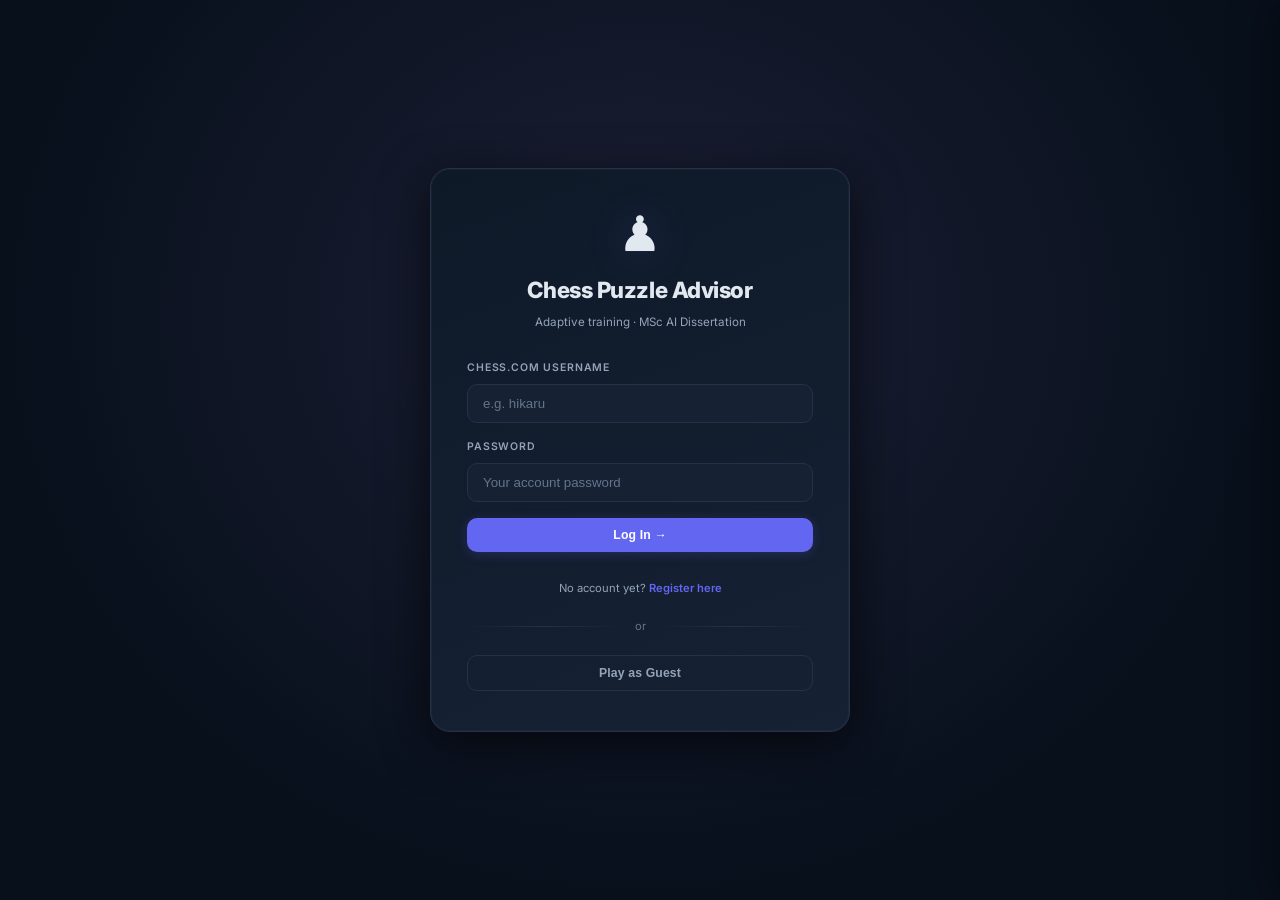
<file: web/frontend/index.html>
<!DOCTYPE html>
<html lang="en">
<head>
<meta charset="UTF-8"/>
<meta name="viewport" content="width=device-width, initial-scale=1.0"/>
<title>Chess Puzzle Advisor</title>
<link rel="preconnect" href="https://fonts.googleapis.com"/>
<link rel="preconnect" href="https://fonts.gstatic.com" crossorigin/>
<link href="https://fonts.googleapis.com/css2?family=Inter:wght@400;500;600;700;800&display=swap" rel="stylesheet"/>
<style>
/* ── Reset + Variables ─────────────────────────────────────────────── */
*,*::before,*::after{box-sizing:border-box;margin:0;padding:0}
:root{
  /* Surfaces */
  --bg:#08101c;
  --surface:#0e1928;
  --surface2:#162134;
  --surface3:#1c2b42;
  --border:#243248;
  --border-h:#2e3f5a;

  /* Accent */
  --accent:#6366f1;
  --accent-h:#818cf8;
  --accent-dim:rgba(99,102,241,.13);
  --accent-glow:rgba(99,102,241,.22);

  /* Semantic */
  --green:#10b981;
  --green-dim:rgba(16,185,129,.1);
  --red:#f87171;
  --red-dim:rgba(248,113,113,.1);
  --gold:#fbbf24;
  --gold-dim:rgba(251,191,36,.1);

  /* Text */
  --text:#e2e8f0;
  --text-muted:#94a3b8;
  --text-dim:#64748b;

  /* Board */
  --board-light:#f0d9b5;
  --board-dark:#b58863;

  /* Geometry */
  --radius:14px;
  --radius-sm:8px;
  --radius-lg:20px;

  /* Shadows */
  --shadow-sm:0 1px 4px rgba(0,0,0,.5);
  --shadow:0 4px 24px rgba(0,0,0,.55);
  --shadow-lg:0 12px 48px rgba(0,0,0,.65);
  --shadow-accent:0 0 32px rgba(99,102,241,.2);
}

/* ── Base ──────────────────────────────────────────────────────────── */
html,body{background:var(--bg);color:var(--text);min-height:100vh;
  font-family:'Inter',-apple-system,'Segoe UI',system-ui,sans-serif;font-size:14px;
  line-height:1.6;-webkit-font-smoothing:antialiased}

/* ── Views ─────────────────────────────────────────────────────────── */
.view{display:none;min-height:100vh}
.view.active{display:flex;animation:viewIn .28s cubic-bezier(.4,0,.2,1)}
#v-login,#v-profile,#v-analysis{align-items:center;justify-content:center;padding:24px}
#v-game{flex-direction:column}

/* ── Buttons ───────────────────────────────────────────────────────── */
.btn{display:inline-flex;align-items:center;justify-content:center;gap:6px;
  padding:10px 20px;border-radius:10px;font-size:.875rem;font-weight:600;
  cursor:pointer;border:none;
  transition:all .18s cubic-bezier(.4,0,.2,1);
  text-decoration:none;white-space:nowrap;letter-spacing:.01em}
.btn:active{transform:scale(.96)}
.btn-primary{background:var(--accent);color:#fff;box-shadow:0 2px 12px var(--accent-glow)}
.btn-primary:hover{background:var(--accent-h);box-shadow:0 4px 20px var(--accent-glow);transform:translateY(-1px)}
.btn-secondary{background:var(--surface2);color:var(--text);border:1px solid var(--border)}
.btn-secondary:hover{border-color:var(--accent);color:var(--accent);background:var(--surface3)}
.btn-ghost{background:transparent;color:var(--text-muted);border:1px solid var(--border)}
.btn-ghost:hover{background:var(--surface2);color:var(--text);border-color:var(--border-h)}
.btn-block{width:100%}
.btn-sm{padding:7px 14px;font-size:.8rem;border-radius:8px}
.btn-back{background:none;border:none;color:var(--text-muted);cursor:pointer;font-size:.85rem;
  padding:0;margin-bottom:22px;display:flex;align-items:center;gap:5px;
  transition:color .15s}
.btn-back:hover{color:var(--text)}
.btn[disabled]{opacity:.45;pointer-events:none;box-shadow:none}
.flex-1{flex:1}

/* ── Forms ─────────────────────────────────────────────────────────── */
.form-group{margin-bottom:16px}
.form-label{display:block;font-size:.75rem;text-transform:uppercase;letter-spacing:.08em;
  color:var(--text-muted);margin-bottom:7px;font-weight:600}
.form-input{width:100%;background:var(--surface2);border:1.5px solid var(--border);
  border-radius:10px;padding:11px 15px;color:var(--text);font-size:.95rem;
  outline:none;transition:all .18s cubic-bezier(.4,0,.2,1)}
.form-input:focus{border-color:var(--accent);background:var(--surface3);
  box-shadow:0 0 0 3px var(--accent-dim)}
.form-input:hover:not(:focus){border-color:var(--border-h)}
.form-input::placeholder{color:var(--text-dim)}

/* ── Auth / centered card ──────────────────────────────────────────── */
.auth-card{
  background:linear-gradient(160deg,var(--surface) 0%,var(--surface2) 100%);
  border:1px solid var(--border);border-radius:var(--radius-lg);
  padding:40px 36px;width:100%;max-width:420px;
  box-shadow:var(--shadow-lg),0 0 0 1px rgba(255,255,255,.03) inset}
.auth-card.wide{max-width:480px}
.auth-logo{font-size:3.5rem;text-align:center;margin-bottom:14px;line-height:1;
  filter:drop-shadow(0 0 20px var(--accent-glow))}
.auth-title{font-size:1.6rem;font-weight:800;text-align:center;margin-bottom:6px;
  letter-spacing:-.02em}
.auth-sub{text-align:center;color:var(--text-muted);font-size:.83rem;margin-bottom:28px;
  line-height:1.6}
.divider{display:flex;align-items:center;gap:12px;margin:20px 0;color:var(--text-dim);font-size:.8rem}
.divider::before,.divider::after{content:'';flex:1;height:1px;
  background:linear-gradient(90deg,transparent,var(--border),transparent)}
.error-msg{background:var(--red-dim);border:1px solid rgba(248,113,113,.25);
  color:var(--red);border-radius:10px;padding:11px 15px;font-size:.83rem;margin-bottom:16px}
.auth-btn-row{display:flex;gap:8px;margin-bottom:0}
.auth-btn-row .btn{flex:1}
.auth-mode-hint{text-align:center;font-size:.8rem;color:var(--text-muted);margin-top:16px}
.auth-mode-hint a{color:var(--accent);cursor:pointer;text-decoration:none;font-weight:600}
.auth-mode-hint a:hover{text-decoration:underline}
.auth-user-badge{display:flex;align-items:center;gap:10px;background:var(--surface3);
  border:1px solid var(--border-h);border-radius:10px;padding:10px 14px;margin-bottom:18px;
  font-size:.85rem;transition:border-color .15s}
.auth-user-badge:hover{border-color:var(--accent)}
.auth-user-badge .badge-name{flex:1;font-weight:700;color:var(--text)}
.auth-user-badge .badge-logout{color:var(--text-muted);cursor:pointer;font-size:.78rem;
  background:none;border:none;padding:0;transition:color .15s}
.auth-user-badge .badge-logout:hover{color:var(--red)}

/* ── Profile view ──────────────────────────────────────────────────── */
.profile-header{display:flex;align-items:center;gap:16px;margin-bottom:24px}
.avatar{width:64px;height:64px;border-radius:50%;border:2px solid var(--border-h);
  object-fit:cover;background:var(--surface2);box-shadow:var(--shadow-sm)}
.avatar-placeholder{width:64px;height:64px;border-radius:50%;background:var(--surface3);
  border:2px solid var(--border-h);display:flex;align-items:center;justify-content:center;
  font-size:1.6rem}
.profile-username{font-size:1.2rem;font-weight:800;letter-spacing:-.01em}
.profile-display-name{font-size:.83rem;color:var(--text-muted);margin-top:2px}
.title-badge{background:var(--gold-dim);color:var(--gold);
  border:1px solid rgba(251,191,36,.3);border-radius:6px;padding:2px 8px;
  font-size:.72rem;font-weight:700;margin-left:6px;vertical-align:middle}
.ratings-grid{display:grid;grid-template-columns:repeat(2,1fr);gap:10px;margin-bottom:22px}
.rating-item{background:var(--surface3);border:1px solid var(--border);border-radius:10px;
  padding:12px 15px;transition:border-color .15s}
.rating-item:hover{border-color:var(--border-h)}
.rating-tc{font-size:.68rem;text-transform:uppercase;letter-spacing:.08em;
  color:var(--text-muted);margin-bottom:4px;font-weight:600}
.rating-val{font-size:1.4rem;font-weight:800;color:var(--text);letter-spacing:-.02em}
.rating-val.unrated{font-size:.85rem;color:var(--text-dim);font-weight:500}
.profile-actions{display:flex;flex-direction:column;gap:10px}
.btn-sub{display:block;font-size:.7rem;font-weight:400;color:rgba(255,255,255,.55);margin-top:3px}

/* ── Analysis view ─────────────────────────────────────────────────── */
.analysis-prog-track{height:6px;background:var(--surface2);border-radius:999px;overflow:hidden;
  margin-bottom:8px}
.analysis-prog-bar{height:100%;
  background:linear-gradient(90deg,var(--accent),var(--accent-h));
  border-radius:999px;transition:width .6s cubic-bezier(.4,0,.2,1)}
.analysis-pct{text-align:right;font-size:.78rem;color:var(--text-muted);margin-bottom:18px;
  font-weight:600}
.analysis-steps{list-style:none;display:flex;flex-direction:column;gap:10px}
.analysis-step{display:flex;align-items:center;gap:12px;font-size:.84rem;color:var(--text-muted);
  transition:color .2s}
.analysis-step.done{color:var(--green)}
.analysis-step.active{color:var(--text);font-weight:600}
.step-icon{width:20px;height:20px;border-radius:50%;display:flex;align-items:center;
  justify-content:center;font-size:.7rem;flex-shrink:0;transition:all .2s}
.step-icon.done{background:var(--green-dim);color:var(--green)}
.step-icon.active{background:var(--accent-dim);color:var(--accent);
  box-shadow:0 0 8px var(--accent-glow)}
.step-icon.pending{background:var(--surface2);color:var(--text-dim)}

/* ── Dashboard (Insights) view ─────────────────────────────────────── */
#v-dashboard{align-items:flex-start;justify-content:center;padding:32px 20px}
.dash-wrap{width:100%;max-width:900px;margin:0 auto;display:flex;flex-direction:column;gap:18px}

.dash-hero{
  background:linear-gradient(135deg,var(--surface) 0%,var(--surface2) 100%);
  border:1px solid var(--border);border-radius:var(--radius-lg);
  padding:24px 28px;display:flex;align-items:center;gap:20px;flex-wrap:wrap;
  box-shadow:var(--shadow)}
.dash-av{width:68px;height:68px;border-radius:50%;border:2px solid var(--border-h);
  object-fit:cover;background:var(--surface2);flex-shrink:0;
  box-shadow:0 0 0 4px var(--accent-dim)}
.dash-av-ph{width:68px;height:68px;border-radius:50%;background:var(--surface3);
  border:2px solid var(--border-h);display:flex;align-items:center;justify-content:center;
  font-size:2rem;flex-shrink:0;box-shadow:0 0 0 4px var(--accent-dim)}
.dash-hero-info{flex:1;min-width:0}
.dash-hero-name{font-size:1.25rem;font-weight:800;display:flex;align-items:center;gap:8px;
  flex-wrap:wrap;letter-spacing:-.02em}
.dash-hero-elo{font-size:.82rem;color:var(--text-muted);margin-top:3px}
.dash-chip-row{display:flex;gap:6px;margin-top:10px;flex-wrap:wrap}
.dash-chip{background:var(--surface3);border:1px solid var(--border);border-radius:20px;
  padding:3px 11px;font-size:.72rem;color:var(--text-muted);font-weight:500}
.dash-chip.chip-elo{background:var(--accent-dim);color:var(--accent-h);
  border-color:rgba(99,102,241,.3);font-weight:700}

.dash-grid{display:grid;grid-template-columns:1fr 1fr;gap:18px}
@media(max-width:680px){.dash-grid{grid-template-columns:1fr}}

.dash-card{background:var(--surface);border:1px solid var(--border);
  border-radius:var(--radius);padding:22px 24px;
  box-shadow:var(--shadow-sm);transition:border-color .2s}
.dash-card:hover{border-color:var(--border-h)}
.dash-card-title{font-size:.68rem;text-transform:uppercase;letter-spacing:.1em;
  color:var(--text-muted);margin-bottom:16px;font-weight:700}

.wk-item{margin-bottom:11px}
.wk-label-row{display:flex;justify-content:space-between;align-items:center;
  margin-bottom:5px;font-size:.82rem}
.wk-badge{font-size:.62rem;font-weight:700;text-transform:uppercase;
  padding:2px 7px;border-radius:20px;flex-shrink:0;letter-spacing:.04em}
.wk-track{height:5px;background:var(--surface3);border-radius:999px;overflow:hidden}
.wk-fill{height:100%;border-radius:999px;transition:width .9s cubic-bezier(.4,0,.2,1)}

.op-color-label{font-size:.68rem;text-transform:uppercase;letter-spacing:.08em;
  color:var(--text-muted);margin:14px 0 8px;font-weight:600}
.op-card{display:flex;align-items:center;justify-content:space-between;
  background:var(--surface2);border:1px solid var(--border);border-radius:10px;
  padding:9px 13px;margin-bottom:6px;transition:border-color .15s}
.op-card:hover{border-color:var(--border-h)}
.op-family{font-size:.82rem;font-weight:600;flex:1;min-width:0;
  white-space:nowrap;overflow:hidden;text-overflow:ellipsis}
.op-meta{text-align:right;flex-shrink:0;margin-left:8px}
.op-wr{font-size:.82rem;font-weight:700}

.dash-footer{background:var(--surface);border:1px solid var(--border);
  border-radius:var(--radius);padding:20px 26px;display:flex;align-items:center;
  justify-content:space-between;gap:14px;flex-wrap:wrap;box-shadow:var(--shadow-sm)}
.dash-focus-note{font-size:.84rem;color:var(--text-muted);flex:1;min-width:200px;line-height:1.6}
.dash-focus-cats{color:var(--text);font-weight:700}

/* ── Player style card ─────────────────────────────────────────────── */
.style-top{display:flex;align-items:flex-start;justify-content:space-between;gap:16px;margin-bottom:18px}
.style-archetype{font-size:1rem;font-weight:800;color:var(--text);letter-spacing:-.01em;margin-bottom:5px}
.style-desc{font-size:.8rem;color:var(--text-muted);line-height:1.6;max-width:380px}
.style-ring-wrap{position:relative;flex-shrink:0;width:72px;height:72px;display:flex;align-items:center;justify-content:center}
.style-ring{width:72px;height:72px;transition:stroke-dashoffset 1.2s cubic-bezier(.4,0,.2,1)}
.style-ring-label{position:absolute;text-align:center}
.style-ring-val{font-size:.9rem;font-weight:800;color:var(--text);line-height:1}
.style-ring-sub{font-size:.52rem;text-transform:uppercase;letter-spacing:.07em;color:var(--text-dim);margin-top:2px}
.style-metrics{display:grid;grid-template-columns:repeat(4,1fr);gap:10px;margin-bottom:18px}
@media(max-width:580px){.style-metrics{grid-template-columns:repeat(2,1fr)}}
.style-metric{background:var(--surface2);border:1px solid var(--border);border-radius:10px;padding:10px 12px}
.style-metric-label{font-size:.62rem;text-transform:uppercase;letter-spacing:.08em;color:var(--text-dim);margin-bottom:4px;font-weight:600}
.style-metric-val{font-size:1rem;font-weight:800;color:var(--text)}
.style-section-label{font-size:.62rem;text-transform:uppercase;letter-spacing:.09em;color:var(--text-dim);font-weight:700;margin-bottom:8px}
.style-pattern-row{display:flex;gap:8px;flex-wrap:wrap;margin-bottom:14px}
.style-pattern-pill{display:flex;align-items:center;gap:6px;background:var(--surface2);border:1px solid var(--border);border-radius:20px;padding:4px 12px;font-size:.75rem;font-weight:600}
.style-pattern-pill .sp-pct{color:var(--text);font-weight:800}
.style-pattern-pill .sp-lbl{color:var(--text-muted)}

.gen-progress-track{height:5px;background:var(--surface3);border-radius:99px;overflow:hidden}
.gen-progress-bar{height:100%;
  background:linear-gradient(90deg,var(--accent),var(--accent-h));
  border-radius:99px;transition:width .5s cubic-bezier(.4,0,.2,1);width:0%}

/* Generated puzzle breakdown */
.gen-meta-row{display:flex;gap:16px;margin-bottom:10px;flex-wrap:wrap}
.gen-meta-stat{font-size:.8rem;color:var(--text-muted)}
.gen-meta-stat strong{color:var(--text);font-size:.95rem}
.gen-cat-pills{display:flex;flex-wrap:wrap;gap:6px;margin-bottom:14px}
.gen-cat-pill{display:inline-flex;align-items:center;gap:5px;
  background:var(--surface2);border:1px solid var(--border);
  border-radius:20px;padding:4px 11px;font-size:.73rem;font-weight:600;color:var(--text-muted)}
.gen-cat-pill-n{color:var(--accent-h);font-weight:800;font-size:.85rem}
.gen-btn-row{display:flex;gap:8px;align-items:center;flex-wrap:wrap;margin-top:4px}

/* Mode badge in game panel */
.mode-badge{display:inline-block;font-size:.62rem;font-weight:700;text-transform:uppercase;
  letter-spacing:.09em;background:var(--accent-dim);color:var(--accent-h);
  border-radius:20px;padding:2px 9px;border:1px solid rgba(99,102,241,.3);margin-bottom:4px}
.targeting-card.my-puzzles-mode{
  background:linear-gradient(135deg,rgba(16,185,129,.10) 0%,var(--surface) 100%);
  border-color:rgba(16,185,129,.3);box-shadow:0 0 24px rgba(16,185,129,.07)}

.dash-history-banner{
  background:linear-gradient(135deg,rgba(99,102,241,.08),rgba(99,102,241,.03));
  border:1px solid rgba(99,102,241,.2);border-radius:var(--radius);padding:16px 20px}
.dash-history-label{font-size:.7rem;text-transform:uppercase;letter-spacing:.09em;
  color:var(--accent-h);margin-bottom:8px;font-weight:700}
.dash-history-stats{display:flex;gap:16px;flex-wrap:wrap;font-size:.83rem}
.dash-history-stats span{color:var(--text)}

.dash-interpretation{font-size:.82rem;color:var(--text-muted);line-height:1.75;
  margin-bottom:16px;padding-bottom:14px;border-bottom:1px solid var(--border)}
.wk-section-label{font-size:.65rem;text-transform:uppercase;letter-spacing:.1em;
  color:var(--text-dim);margin:16px 0 8px;padding-top:12px;border-top:1px solid var(--border)}
.wk-section-label:first-child{margin-top:0;padding-top:0;border-top:none}

/* ── Stats section ─────────────────────────────────────────────────── */
.dash-stat-tiles{display:grid;grid-template-columns:repeat(4,1fr);gap:10px;margin-bottom:18px}
@media(max-width:580px){.dash-stat-tiles{grid-template-columns:repeat(2,1fr)}}
.dash-stat-tile{background:var(--surface2);border:1px solid var(--border);border-radius:12px;
  padding:14px 16px;text-align:center;transition:border-color .15s}
.dash-stat-tile:hover{border-color:var(--border-h)}
.dash-stat-tile-val{font-size:1.4rem;font-weight:800;color:var(--text);line-height:1;
  margin-bottom:5px;letter-spacing:-.02em}
.dash-stat-tile-val.good{color:var(--green)}
.dash-stat-tile-val.warn{color:var(--gold)}
.dash-stat-tile-val.streak{color:var(--accent-h)}
.dash-stat-tile-lbl{font-size:.64rem;text-transform:uppercase;letter-spacing:.09em;
  color:var(--text-muted);font-weight:600}

.dash-chart-row{display:grid;grid-template-columns:1fr 1fr;gap:12px;margin-bottom:16px}
@media(max-width:580px){.dash-chart-row{grid-template-columns:1fr}}
.dash-chart-wrap{background:var(--surface2);border:1px solid var(--border);
  border-radius:12px;padding:14px 14px 10px}
.dash-chart-lbl{font-size:.66rem;text-transform:uppercase;letter-spacing:.09em;
  color:var(--text-muted);margin-bottom:10px;font-weight:600}
.dash-chart-svg{width:100%;display:block;overflow:visible}

.dash-cat-bar-row{display:flex;align-items:center;gap:8px;margin-bottom:6px;font-size:.78rem}
.dash-cat-bar-name{width:120px;flex-shrink:0;color:var(--text-muted);
  overflow:hidden;text-overflow:ellipsis;white-space:nowrap}
.dash-cat-bar-track{flex:1;height:5px;background:var(--surface3);border-radius:3px;overflow:hidden}
.dash-cat-bar-fill{height:100%;border-radius:3px}
.dash-cat-bar-pct{width:34px;text-align:right;flex-shrink:0;color:var(--text);font-weight:600}

/* ── Game header ───────────────────────────────────────────────────── */
.game-header{position:fixed;top:0;left:0;right:0;height:56px;
  background:rgba(8,16,28,.92);border-bottom:1px solid var(--border);
  display:flex;align-items:center;padding:0 22px;gap:16px;z-index:100;
  backdrop-filter:blur(20px) saturate(180%);
  -webkit-backdrop-filter:blur(20px) saturate(180%)}
.header-logo{font-size:1rem;font-weight:800;color:var(--text);white-space:nowrap;
  letter-spacing:-.01em}
.header-logo .accent{color:var(--accent-h)}
.header-stats{display:flex;gap:7px;margin-left:8px}
.stat-chip{display:flex;align-items:center;gap:5px;background:var(--surface2);
  border:1px solid var(--border);border-radius:20px;padding:4px 11px;font-size:.79rem;
  transition:border-color .15s}
.stat-chip:hover{border-color:var(--border-h)}
.stat-chip .icon{font-size:.78rem}
.stat-chip .val{font-weight:700}
.header-right{margin-left:auto;display:flex;align-items:center;gap:8px}
.header-user{font-size:.79rem;color:var(--text-muted);white-space:nowrap;font-weight:500}
.header-select{background:var(--surface2);border:1px solid var(--border);
  border-radius:8px;color:var(--text);padding:6px 26px 6px 11px;font-size:.79rem;
  cursor:pointer;outline:none;appearance:none;
  background-image:url("data:image/svg+xml,%3Csvg xmlns='http://www.w3.org/2000/svg' width='10' height='6'%3E%3Cpath d='M0 0l5 6 5-6z' fill='%2394a3b8'/%3E%3C/svg%3E");
  background-repeat:no-repeat;background-position:right 9px center;
  transition:border-color .15s}
.header-select:focus,.header-select:hover{border-color:var(--border-h)}

/* ── Game main layout ──────────────────────────────────────────────── */
.game-main{margin-top:56px;display:flex;gap:22px;padding:22px;
  align-items:center;justify-content:center;min-height:calc(100vh - 56px)}
.board-side{flex-shrink:0}

/* Player name strips above/below board */
.player-strip{display:flex;align-items:center;gap:9px;padding:6px 2px;
  font-size:.82rem;font-weight:600;color:var(--text-dim);transition:color .25s}
.player-strip.active{color:var(--text)}
.pl-icon{font-size:1.1rem;line-height:1;transition:filter .25s}
.player-strip.active .pl-icon{filter:drop-shadow(0 0 6px rgba(99,102,241,.6))}
.pl-name{flex:1;letter-spacing:-.01em;font-size:.83rem}

/* ── Chess board ───────────────────────────────────────────────────── */
.board-wrap{border-radius:10px;overflow:hidden;
  box-shadow:var(--shadow-lg),0 0 0 2px var(--border);
  transition:box-shadow .35s cubic-bezier(.4,0,.2,1);display:inline-block}
.board-wrap.correct{box-shadow:var(--shadow-lg),0 0 0 3px var(--green),0 0 40px var(--green-dim)}
.board-wrap.wrong  {box-shadow:var(--shadow-lg),0 0 0 3px var(--red),  0 0 40px var(--red-dim)}

/* Responsive board via CSS custom property */
.chess-board{
  --sq:64px;
  display:grid;
  grid-template-columns:repeat(8,var(--sq));
  grid-template-rows:repeat(8,var(--sq));
  width:calc(8*var(--sq));height:calc(8*var(--sq));
  user-select:none}
.sq{position:relative;display:flex;align-items:center;justify-content:center;
  cursor:pointer;transition:background .08s}
.sq-light{background:var(--board-light)}
.sq-dark {background:var(--board-dark)}
.sq.hl-from{background:rgba(246,246,105,.85)!important}
.sq.hl-to  {background:rgba(246,246,105,.68)!important}
.sq.hl-hint{background:rgba(99,102,241,.6)!important}
.sq.hl-legal::after{content:'';position:absolute;
  width:calc(var(--sq)*.45);height:calc(var(--sq)*.45);
  border-radius:50%;background:rgba(0,0,0,.2);pointer-events:none}
.coord{position:absolute;font-size:10px;font-weight:700;line-height:1;pointer-events:none;z-index:1}
.coord-rank{top:3px;left:3px}
.coord-file{bottom:2px;right:3px}
.sq-light .coord{color:var(--board-dark)}
.sq-dark  .coord{color:var(--board-light)}
.piece{font-size:calc(var(--sq)*.74);line-height:1;cursor:grab;position:relative;z-index:2;
  display:flex;align-items:center;justify-content:center;
  transition:transform .1s}
.piece:hover{transform:scale(1.06)}
.piece:active{cursor:grabbing;transform:scale(.96)}
.piece-w{color:#fff;text-shadow:0 0 3px #222,0 2px 4px rgba(0,0,0,.7);
  filter:drop-shadow(0 2px 3px rgba(0,0,0,.55))}
.piece-b{color:#111;text-shadow:0 0 2px #777,0 1px 3px rgba(0,0,0,.4);
  filter:drop-shadow(0 2px 3px rgba(0,0,0,.45))}

/* ── Feedback banner ───────────────────────────────────────────────── */
.feedback-banner{min-height:36px;border-radius:10px;display:flex;align-items:center;
  justify-content:center;font-size:.85rem;font-weight:700;
  transition:all .3s cubic-bezier(.4,0,.2,1);opacity:0;margin-top:12px;
  letter-spacing:.01em}
.feedback-banner.ok {opacity:1;background:var(--green-dim);color:var(--green);
  border:1px solid rgba(16,185,129,.25);
  box-shadow:0 0 20px rgba(16,185,129,.1)}
.feedback-banner.bad{opacity:1;background:var(--red-dim);color:var(--red);
  border:1px solid rgba(248,113,113,.25);
  box-shadow:0 0 20px rgba(248,113,113,.1)}

/* ── Eval bar ──────────────────────────────────────────────────────── */
.eval-bar-col{display:flex;flex-direction:column;align-items:center;
  flex-shrink:0;width:18px;gap:4px}
.eval-bar{
  flex:1;width:14px;border-radius:5px;overflow:hidden;
  background:#0d1117;border:1px solid var(--border);
  position:relative;min-height:60px}
.eval-bar-white{
  position:absolute;bottom:0;left:0;right:0;
  background:linear-gradient(180deg,#d8d8d0 0%,#f0f0e8 100%);
  height:50%;
  transition:height .45s cubic-bezier(.4,0,.2,1)}
.eval-label{
  font-size:.58rem;font-weight:700;color:var(--text-muted);
  text-align:center;line-height:1.2;min-height:14px;
  letter-spacing:.02em}

/* ── Source game card ──────────────────────────────────────────────── */
.source-game-card{border-left:2px solid var(--accent) !important}
.source-game-note{font-size:.76rem;color:var(--text-muted);line-height:1.45;
  margin:5px 0 10px}

/* ── Solved badge in library ───────────────────────────────────────── */
.solved-badge{background:rgba(16,185,129,.15);border:1px solid rgba(16,185,129,.3);
  color:#10b981;border-radius:4px;font-size:.65rem;font-weight:700;
  padding:1px 5px;margin-left:4px;flex-shrink:0}
.solved-badge.attempted{background:rgba(251,191,36,.13);border-color:rgba(251,191,36,.3);
  color:var(--gold)}

/* ── Game panel ────────────────────────────────────────────────────── */
.game-panel{width:300px;flex-shrink:0;display:flex;flex-direction:column;
  gap:10px;position:relative}
.panel-card{background:var(--surface);border:1px solid var(--border);
  border-radius:var(--radius);padding:14px 16px;
  box-shadow:var(--shadow-sm)}
.card-label{font-size:.67rem;text-transform:uppercase;letter-spacing:.1em;
  color:var(--text-muted);margin-bottom:6px;font-weight:700}

/* Targeting card */
.targeting-card{
  background:linear-gradient(135deg,rgba(99,102,241,.12) 0%,var(--surface) 100%);
  border-color:rgba(99,102,241,.3);box-shadow:0 0 24px rgba(99,102,241,.08)}
.targeting-name{font-size:1.1rem;font-weight:800;margin:5px 0 10px;color:var(--text);
  letter-spacing:-.01em}
.solve-bar-track{height:6px;background:var(--surface3);border-radius:999px;overflow:hidden;
  margin-bottom:6px}
.solve-bar-fill{height:100%;border-radius:999px;
  background:linear-gradient(90deg,var(--accent),var(--accent-h));
  transition:width .7s cubic-bezier(.4,0,.2,1)}
.targeting-rate{font-size:.75rem;color:var(--text-muted)}

/* Pool-exhausted notice */
.exhausted-card{background:linear-gradient(135deg,rgba(251,191,36,.1) 0%,var(--surface) 100%);
  border-color:rgba(251,191,36,.3)}
.exhausted-note{font-size:.78rem;color:var(--gold);line-height:1.6}

/* Where the current puzzle came from */
.source-badge{font-size:.6rem;font-weight:700;text-transform:uppercase;letter-spacing:.08em;
  padding:2px 8px;border-radius:20px;flex-shrink:0}
.source-badge.lichess{background:var(--surface2);color:var(--text-muted);border:1px solid var(--border)}
.source-badge.generated{background:var(--green-dim);color:var(--green);
  border:1px solid rgba(16,185,129,.3)}

/* Keyboard-shortcut legend under the controls */
.kbd-hints{display:flex;gap:10px;flex-wrap:wrap;justify-content:center;
  font-size:.66rem;color:var(--text-dim);margin-top:2px}
.kbd-hints kbd{background:var(--surface2);border:1px solid var(--border);
  border-bottom-width:2px;border-radius:4px;padding:1px 5px;
  font-family:'SF Mono',monospace;font-size:.62rem;color:var(--text-muted)}

/* Puzzle info */
.puzzle-top-row{display:flex;align-items:center;gap:8px;margin-bottom:8px;flex-wrap:wrap}
.diff-badge{font-size:.63rem;font-weight:700;text-transform:uppercase;letter-spacing:.07em;
  padding:3px 9px;border-radius:20px;display:inline-block;flex-shrink:0}
.diff-badge.beginner   {background:rgba(107,207,150,.12);color:#6bcf96;border:1px solid rgba(107,207,150,.25)}
.diff-badge.easy       {background:rgba(126,203,126,.12);color:#7ecb7e;border:1px solid rgba(126,203,126,.25)}
.diff-badge.intermediate{background:rgba(200,214,106,.12);color:#c8d66a;border:1px solid rgba(200,214,106,.25)}
.diff-badge.advanced   {background:rgba(224,160,64,.12); color:#e0a040;border:1px solid rgba(224,160,64,.25)}
.diff-badge.hard       {background:rgba(224,112,80,.12); color:#e07050;border:1px solid rgba(224,112,80,.25)}
.diff-badge.expert     {background:rgba(204,112,204,.12);color:#cc70cc;border:1px solid rgba(204,112,204,.25)}
.diff-badge.master     {background:rgba(112,112,224,.12);color:#7070e0;border:1px solid rgba(112,112,224,.25)}
.rating-num{font-size:1.35rem;font-weight:800;letter-spacing:-.02em}
.plays-label{font-size:.72rem;color:var(--text-muted);margin-left:auto}
.game-link{color:var(--text-muted);text-decoration:none;font-size:.85rem;
  transition:color .15s;padding:2px}
.game-link:hover{color:var(--accent)}
.themes-row{display:flex;flex-wrap:wrap;gap:5px;margin-bottom:9px}
.theme-tag{background:var(--surface2);border:1px solid var(--border);border-radius:20px;
  padding:2px 9px;font-size:.69rem;color:var(--text-muted)}
.puzzle-id-row{display:flex;align-items:center;gap:8px}
.puzzle-id-code{font-family:'SF Mono',monospace;font-size:.78rem;color:var(--accent-h);
  background:var(--accent-dim);padding:2px 8px;border-radius:5px;letter-spacing:.02em}

/* Turn indicator */
.turn-card{display:flex;align-items:center;gap:12px;padding:11px 16px;
  transition:border-color .25s,box-shadow .25s}
.turn-card.player-turn{border-color:rgba(99,102,241,.4);
  box-shadow:0 0 20px rgba(99,102,241,.13),var(--shadow-sm)}
.turn-card.player-turn #turnText{color:var(--accent-h)}
.turn-dot{width:13px;height:13px;border-radius:50%;flex-shrink:0;
  transition:box-shadow .3s}
.turn-dot.white{background:var(--board-light);
  box-shadow:0 0 10px rgba(240,217,181,.5),0 0 0 2px rgba(240,217,181,.2)}
.turn-dot.black{background:#2a2218;border:2px solid #7a6a5a}
#turnText{font-weight:700;font-size:.9rem;transition:color .25s}

/* Progress */
.progress-header{display:flex;justify-content:space-between;margin-bottom:7px}
.progress-frac{font-size:.74rem;color:var(--text-muted);font-weight:600}
.prog-track{height:6px;background:var(--surface3);border-radius:999px;overflow:hidden;margin-bottom:8px}
.prog-fill{height:100%;
  background:linear-gradient(90deg,var(--accent),var(--accent-h));
  border-radius:999px;transition:width .45s cubic-bezier(.4,0,.2,1)}
.move-dots{display:flex;gap:5px;flex-wrap:wrap}
.move-dot{width:9px;height:9px;border-radius:50%;background:var(--surface3);
  border:1.5px solid var(--border);transition:all .25s cubic-bezier(.4,0,.2,1)}
.move-dot.auto   {background:var(--text-dim);border-color:var(--text-dim)}
.move-dot.correct{background:var(--green);border-color:var(--green);
  box-shadow:0 0 6px var(--green-dim)}
.move-dot.wrong  {background:var(--red);border-color:var(--red);
  box-shadow:0 0 6px var(--red-dim)}

/* Move history */
.move-log{max-height:130px;overflow-y:auto;display:flex;flex-direction:column;gap:4px}
.log-entry{display:flex;align-items:center;gap:8px;font-size:.8rem;
  padding:3px 6px;border-radius:6px;transition:background .12s}
.log-entry:hover{background:var(--surface2)}
.log-num{color:var(--text-dim);min-width:20px;font-size:.74rem}
.log-san{font-family:'SF Mono',monospace;font-size:.81rem}
.log-tag{font-size:.63rem;padding:1px 6px;border-radius:8px;margin-left:auto;font-weight:600}
.log-entry.auto-move  .log-tag{background:var(--surface2);color:var(--text-dim)}
.log-entry.player-ok  .log-tag{background:var(--green-dim);color:var(--green)}
.log-entry.player-bad .log-tag{background:var(--red-dim);color:var(--red)}

/* Controls */
.controls-row{display:flex;gap:8px;align-items:center}

/* Solved overlay */
.solved-overlay{display:none;position:absolute;inset:0;
  background:rgba(8,16,28,.94);backdrop-filter:blur(10px);
  border-radius:var(--radius);border:1px solid rgba(16,185,129,.4);
  flex-direction:column;align-items:center;justify-content:center;
  gap:14px;z-index:20;animation:popIn .35s cubic-bezier(.4,0,.2,1)}
.solved-overlay.active{display:flex}
.solved-icon-wrap{width:56px;height:56px;border-radius:50%;
  background:var(--green-dim);border:2px solid var(--green);
  display:flex;align-items:center;justify-content:center;
  font-size:1.5rem;color:var(--green);
  box-shadow:0 0 24px rgba(16,185,129,.2)}
.solved-title{font-size:1.3rem;font-weight:800;color:var(--green);letter-spacing:-.01em}
.solved-sub{font-size:.82rem;color:var(--text-muted);text-align:center;padding:0 20px;
  line-height:1.6}

/* Loading overlay */
.loading-overlay{position:fixed;inset:0;background:rgba(8,16,28,.9);
  display:flex;flex-direction:column;align-items:center;justify-content:center;
  gap:16px;z-index:999;font-size:.88rem;color:var(--text-muted);
  transition:opacity .35s cubic-bezier(.4,0,.2,1)}
.loading-overlay.hidden{opacity:0;pointer-events:none}
.spinner{width:36px;height:36px;border:3px solid var(--surface3);
  border-top-color:var(--accent);border-radius:50%;
  animation:spin .8s cubic-bezier(.4,0,.2,1) infinite}

/* ── Animations ────────────────────────────────────────────────────── */
@keyframes spin   {to{transform:rotate(360deg)}}
@keyframes viewIn {from{opacity:0;transform:translateY(10px)} to{opacity:1;transform:none}}
@keyframes popIn  {from{opacity:0;transform:scale(.92)} to{opacity:1;transform:scale(1)}}

/* ── Scrollbar ─────────────────────────────────────────────────────── */
::-webkit-scrollbar{width:4px}
::-webkit-scrollbar-track{background:transparent}
::-webkit-scrollbar-thumb{background:var(--border);border-radius:4px}
::-webkit-scrollbar-thumb:hover{background:var(--border-h)}

/* ── Stats slide-in panel ──────────────────────────────────────────── */
.sp-overlay{position:fixed;inset:0;background:rgba(0,0,0,.6);z-index:290;
  opacity:0;transition:opacity .25s;pointer-events:none}
.sp-overlay.open{opacity:1;pointer-events:all}
.sp-drawer{position:fixed;top:0;right:0;bottom:0;width:360px;max-width:100vw;
  background:var(--surface);border-left:1px solid var(--border);z-index:300;
  transform:translateX(100%);transition:transform .28s cubic-bezier(.4,0,.2,1);
  display:flex;flex-direction:column;overflow:hidden;
  box-shadow:-8px 0 40px rgba(0,0,0,.4)}
.sp-drawer.open{transform:none}
.sp-head{display:flex;align-items:center;padding:18px 20px;
  border-bottom:1px solid var(--border);flex-shrink:0}
.sp-title{font-size:1rem;font-weight:800;flex:1;letter-spacing:-.01em}
.sp-close{background:none;border:none;color:var(--text-muted);font-size:1.5rem;
  cursor:pointer;padding:0 3px;line-height:1;transition:color .15s}
.sp-close:hover{color:var(--red)}
.sp-tabs{display:flex;border-bottom:1px solid var(--border);flex-shrink:0}
.sp-tab{flex:1;padding:11px 4px;background:none;border:none;color:var(--text-muted);
  cursor:pointer;font-size:.79rem;font-weight:600;
  border-bottom:2px solid transparent;transition:all .18s}
.sp-tab.active{color:var(--accent-h);border-bottom-color:var(--accent);background:var(--accent-dim)}
.sp-tab:hover:not(.active){color:var(--text);background:var(--surface2)}
.sp-body{flex:1;overflow-y:auto;padding:18px}
.sp-tiles{display:grid;grid-template-columns:1fr 1fr;gap:9px;margin-bottom:18px}
.sp-tile{background:var(--surface2);border:1px solid var(--border);border-radius:12px;
  padding:12px 14px;text-align:center;transition:border-color .15s}
.sp-tile:hover{border-color:var(--border-h)}
.sp-tile-val{font-size:1.3rem;font-weight:800;color:var(--text);line-height:1;margin-bottom:4px;
  letter-spacing:-.02em}
.sp-tile-val.good  {color:var(--green)}
.sp-tile-val.warn  {color:var(--gold)}
.sp-tile-val.streak{color:var(--accent-h)}
.sp-tile-lbl{font-size:.62rem;text-transform:uppercase;letter-spacing:.09em;color:var(--text-muted);
  font-weight:600}
.sp-section{font-size:.65rem;text-transform:uppercase;letter-spacing:.1em;color:var(--text-muted);
  margin:16px 0 9px;padding-top:14px;border-top:1px solid var(--border);font-weight:700}
.sp-section:first-child{margin-top:0;padding-top:0;border-top:none}
.sp-empty{color:var(--text-muted);font-size:.84rem;text-align:center;
  padding:32px 14px;line-height:1.9}
.sp-focus-row{display:flex;align-items:center;gap:9px;padding:9px 0;
  border-bottom:1px solid var(--border)}
.sp-focus-row:last-child{border-bottom:none}
.sp-focus-name{flex:1;font-size:.84rem}
.sp-focus-bar{width:64px;height:4px;background:var(--surface3);border-radius:3px;overflow:hidden}
.sp-focus-fill{height:100%;background:var(--red);border-radius:3px}
.sp-focus-pct{width:34px;text-align:right;font-size:.77rem;color:var(--text-muted);font-weight:600}

.btn-sm-ghost{background:none;border:1px solid var(--border);border-radius:8px;
  color:var(--text-muted);font-size:.78rem;padding:5px 11px;cursor:pointer;
  white-space:nowrap;transition:all .18s;font-weight:600}
.btn-sm-ghost:hover{border-color:var(--accent);color:var(--accent-h);background:var(--accent-dim)}

/* ── Login page decorative background ─────────────────────────────── */
#v-login{
  background:
    radial-gradient(ellipse 60% 50% at 30% 40%,rgba(99,102,241,.08) 0%,transparent 70%),
    radial-gradient(ellipse 50% 40% at 70% 60%,rgba(16,185,129,.05) 0%,transparent 60%),
    var(--bg)}

/* ── Registration stepper ──────────────────────────────────────────── */
.reg-step{display:none}
.reg-step.active{display:block}
.reg-title{font-size:1.05rem;font-weight:700;color:var(--text);margin-bottom:4px;text-align:center}
.reg-sub{font-size:.82rem;color:var(--text-muted);margin-bottom:16px;line-height:1.55;text-align:center}
.reg-code-box{background:var(--surface2);border:1.5px solid var(--accent);border-radius:10px;
  padding:12px 14px;text-align:center;font-size:1.25rem;font-weight:700;letter-spacing:.12em;
  color:var(--accent);flex:1}
.reg-copy-row{display:flex;align-items:center;gap:8px;margin:10px 0 14px}
.reg-instructions{font-size:.82rem;color:var(--text-muted);line-height:1.75;
  background:var(--surface2);border-radius:8px;padding:12px 14px;margin-bottom:16px;
  counter-reset:step}
.reg-instructions li{counter-increment:step;list-style:none;padding-left:4px}
.reg-instructions li::before{content:counter(step)". ";color:var(--accent);font-weight:600}
.reg-instructions a{color:var(--accent);text-decoration:none}
.reg-instructions a:hover{text-decoration:underline}
.reg-ok-badge{background:rgba(16,185,129,.12);border:1px solid rgba(16,185,129,.3);
  color:#10b981;border-radius:8px;padding:8px 14px;font-size:.82rem;margin-bottom:14px;
  display:flex;align-items:center;gap:6px;justify-content:center}

/* ── Library view ──────────────────────────────────────────────────── */
#v-library{align-items:flex-start;justify-content:flex-start;padding:0;overflow-y:auto}
.lib-wrap{width:100%;max-width:1100px;margin:0 auto;padding:24px 20px;
  display:flex;flex-direction:column;gap:16px}
.lib-header{display:flex;align-items:center;gap:12px;flex-wrap:wrap}
.lib-title{font-size:1.25rem;font-weight:800;letter-spacing:-.02em;flex:1}
.lib-stats-row{display:flex;gap:14px;flex-wrap:wrap}
.lib-stat{font-size:.82rem;color:var(--text-muted)}
.lib-stat strong{color:var(--text);font-weight:700}
.lib-toolbar{display:flex;gap:8px;flex-wrap:wrap;align-items:center}
.lib-select{background:var(--surface2);border:1.5px solid var(--border);border-radius:9px;
  color:var(--text);padding:7px 11px;font-size:.8rem;cursor:pointer;outline:none;
  transition:border-color .15s}
.lib-select:focus{border-color:var(--accent)}
.btn-danger{background:var(--red-dim);color:var(--red);border:1px solid rgba(248,113,113,.3);
  border-radius:9px;padding:7px 14px;font-size:.8rem;font-weight:600;cursor:pointer;
  transition:all .15s}
.btn-danger:hover{background:rgba(248,113,113,.22);border-color:var(--red)}
.puzzle-lib-grid{display:grid;grid-template-columns:repeat(auto-fill,minmax(270px,1fr));gap:14px}
/* Individual puzzle card */
.puzzle-card{background:var(--surface);border:1px solid var(--border);
  border-radius:var(--radius);overflow:hidden;display:flex;flex-direction:column;
  transition:border-color .18s,box-shadow .18s}
.puzzle-card:hover{border-color:var(--border-h);box-shadow:var(--shadow)}
.puzzle-card.liked{border-color:rgba(16,185,129,.4);
  box-shadow:0 0 14px rgba(16,185,129,.08)}
.puzzle-card.disliked{border-color:rgba(248,113,113,.25);opacity:.65}
/* Mini board preview */
.pc-board-wrap{background:var(--surface2);padding:10px 10px 6px;
  display:flex;justify-content:center;border-bottom:1px solid var(--border)}
.mini-board{display:grid;grid-template-columns:repeat(8,14px);
  border:1px solid #5a4a3a;border-radius:2px;overflow:hidden;line-height:14px}
.mini-sq{width:14px;height:14px;display:flex;align-items:center;
  justify-content:center;font-size:10px}
.mini-sq.msq-l{background:#f0d9b5}
.mini-sq.msq-d{background:#b58863}
.mini-pw{color:#fff;text-shadow:0 0 2px #000,0 0 1px #333}
.mini-pb{color:#1a1209;text-shadow:0 0 1px rgba(255,255,255,.4)}
/* Card body */
.pc-body{padding:10px 13px;flex:1;display:flex;flex-direction:column;gap:5px}
.pc-cat-badge{display:inline-flex;align-items:center;background:var(--accent-dim);
  color:var(--accent-h);border:1px solid rgba(99,102,241,.22);border-radius:20px;
  padding:2px 9px;font-size:.68rem;font-weight:700;letter-spacing:.04em;width:fit-content}
.pc-rating-row{display:flex;align-items:baseline;gap:7px;margin-top:2px}
.pc-rating{font-size:1.05rem;font-weight:800;color:var(--text)}
.pc-tier{font-size:.72rem;color:var(--text-muted)}
.pc-meta{font-size:.73rem;color:var(--text-dim)}
.pc-feedback-badge{font-size:.68rem;font-weight:700;padding:1px 7px;border-radius:10px;
  margin-top:2px;width:fit-content}
.pc-feedback-badge.liked{background:var(--green-dim);color:var(--green)}
.pc-feedback-badge.disliked{background:var(--red-dim);color:var(--red)}
/* Card action row */
.pc-actions{display:flex;gap:5px;padding:8px 10px;
  border-top:1px solid var(--border);background:var(--surface2)}
.pc-btn{flex:1;padding:5px 3px;border:1px solid var(--border);border-radius:7px;
  background:transparent;color:var(--text-muted);cursor:pointer;font-size:.75rem;
  font-weight:600;transition:all .13s;display:flex;align-items:center;justify-content:center;gap:3px}
.pc-btn:hover{border-color:var(--border-h);color:var(--text);background:var(--surface3)}
.pc-play:hover{color:var(--accent);border-color:rgba(99,102,241,.4)}
.pc-like.fb-active{background:var(--green-dim);border-color:rgba(16,185,129,.4);color:var(--green)}
.pc-dislike.fb-active{background:var(--red-dim);border-color:rgba(248,113,113,.35);color:var(--red)}
.pc-delete:hover{color:var(--red);border-color:rgba(248,113,113,.35)}
/* Empty / loading state */
.lib-empty{text-align:center;padding:60px 20px;color:var(--text-muted);
  grid-column:1/-1}
.lib-empty-icon{font-size:2.8rem;margin-bottom:12px;display:block}

/* ── Quality panel ─────────────────────────────────────────────────── */
.qp-wrap{background:var(--surface);border:1px solid var(--border);border-radius:14px;
  padding:20px 24px;margin-bottom:18px;display:none}
.qp-wrap.visible{display:block}
.qp-header{display:flex;align-items:center;gap:14px;margin-bottom:16px}
.qp-grade{font-size:1.5rem;font-weight:900;letter-spacing:-.02em;padding:4px 14px;
  border-radius:8px}
.qp-grade.GOOD{background:rgba(16,185,129,.15);color:#10b981}
.qp-grade.FAIR{background:rgba(234,179,8,.15);color:#eab308}
.qp-grade.POOR{background:rgba(248,113,113,.15);color:#f87171}
.qp-score{font-size:1.1rem;font-weight:700;color:var(--text)}
.qp-score span{font-size:.8rem;font-weight:400;color:var(--text-muted)}
.qp-note{font-size:.78rem;color:var(--text-muted);margin-left:auto}
.qp-metrics{display:grid;grid-template-columns:repeat(auto-fill,minmax(180px,1fr));gap:10px}
.qm-item{background:var(--surface2);border-radius:10px;padding:10px 14px}
.qm-label{font-size:.7rem;text-transform:uppercase;letter-spacing:.06em;
  color:var(--text-muted);margin-bottom:6px}
.qm-bar-wrap{height:5px;background:var(--border);border-radius:3px;overflow:hidden;margin-bottom:5px}
.qm-bar{height:100%;border-radius:3px;transition:width .4s}
.qm-val{font-size:.85rem;font-weight:700;color:var(--text)}
.qm-sub{font-size:.7rem;color:var(--text-muted)}
.pc-quality-dot{width:8px;height:8px;border-radius:50%;display:inline-block;margin-right:4px;flex-shrink:0}
.qd-good{background:#10b981}.qd-fair{background:#eab308}.qd-poor{background:#f87171}

/* ── Responsive ────────────────────────────────────────────────────── */
@media (max-width:900px){
  .chess-board{--sq:52px}
  .game-panel{width:260px}
  .header-stats{display:none}
}
@media (max-width:720px){
  .game-main{flex-direction:column;align-items:center;padding:14px}
  .game-panel{width:100%;max-width:520px}
  .chess-board{--sq:44px}
  .header-user{display:none}
}
@media (max-width:480px){
  .auth-card{padding:30px 22px;border-radius:var(--radius)}
  .chess-board{--sq:40px}
  .game-main{padding:10px}
  #v-dashboard{padding:16px 12px}
  .dash-wrap{gap:12px}
}
</style>
</head>
<body>

<!-- ══════════════════════════════════════════════════════════════════════
  VIEW 1 — Login
════════════════════════════════════════════════════════════════════════ -->
<div id="v-login" class="view active" style="background:radial-gradient(ellipse at 50% 35%,#1c1f35 0%,var(--bg) 70%)">
  <div class="auth-card">
    <div class="auth-logo">♟</div>
    <h1 class="auth-title">Chess Puzzle Advisor</h1>
    <p class="auth-sub">Adaptive training · MSc AI Dissertation</p>

    <!-- shown when auto-login token is valid -->
    <div id="autoLoginBadge" style="display:none" class="auth-user-badge">
      <span>♟</span>
      <span class="badge-name" id="autoLoginName"></span>
      <button class="badge-logout" id="btnLogout">Log out</button>
    </div>

    <div id="loginError" class="error-msg" style="display:none"></div>

    <!-- LOGIN -->
    <div id="loginFields">
      <div class="form-group">
        <label class="form-label" for="usernameInput">Chess.com username</label>
        <input type="text" id="usernameInput" class="form-input" placeholder="e.g. hikaru"
               autocomplete="off" autocapitalize="none" spellcheck="false"/>
      </div>
      <div class="form-group">
        <label class="form-label" for="passwordInput">Password</label>
        <input type="password" id="passwordInput" class="form-input" placeholder="Your account password"/>
      </div>
      <button id="btnLogin" class="btn btn-primary" style="width:100%;margin-bottom:12px">Log In →</button>
      <p class="auth-mode-hint">No account yet? <a id="authModeToggle">Register here</a></p>
    </div>

    <!-- REGISTRATION (3-step) -->
    <div id="regPane" style="display:none">

      <!-- Step 1: enter Chess.com username -->
      <div id="regStep1" class="reg-step active">
        <div class="reg-title">Create Account</div>
        <div class="reg-sub">We'll verify you own this Chess.com account before creating a profile.</div>
        <div class="form-group">
          <label class="form-label" for="regUsernameInput">Chess.com username</label>
          <input type="text" id="regUsernameInput" class="form-input" placeholder="e.g. hikaru"
                 autocomplete="off" autocapitalize="none" spellcheck="false"/>
        </div>
        <button id="btnGetCode" class="btn btn-primary" style="width:100%;margin-bottom:14px">Get Verification Code →</button>
        <p class="auth-mode-hint"><a id="lnkBackLogin">← Back to login</a></p>
      </div>

      <!-- Step 2: paste code into Chess.com location -->
      <div id="regStep2" class="reg-step">
        <div class="reg-title">Verify Ownership</div>
        <div class="reg-sub">Paste this code into your <strong>Chess.com profile location</strong> field, then click Verify.</div>
        <div class="reg-copy-row">
          <div id="regVerifyCode" class="reg-code-box">—</div>
          <button id="btnCopyCode" class="btn btn-ghost" title="Copy to clipboard">Copy</button>
        </div>
        <ol class="reg-instructions">
          <li>Open <a href="https://www.chess.com/settings/profile" target="_blank">chess.com → Settings → Profile</a></li>
          <li>Find the <strong>Location</strong> field and paste the code</li>
          <li>Click <strong>Save</strong> on the profile page</li>
          <li>Click <strong>Verify →</strong> below</li>
        </ol>
        <button id="btnVerifyCode" class="btn btn-primary" style="width:100%;margin-bottom:14px">Verify →</button>
        <p class="auth-mode-hint" style="margin-top:0"><a id="lnkBackStep1">← Change username</a></p>
      </div>

      <!-- Step 3: set app password -->
      <div id="regStep3" class="reg-step">
        <div class="reg-ok-badge">✓ Verified as <strong id="regVerifiedUser" style="margin-left:3px"></strong></div>
        <div class="reg-title">Set Your Password</div>
        <div class="reg-sub">Choose a password for signing in to this app.</div>
        <div class="form-group">
          <label class="form-label" for="regPasswordInput">Password</label>
          <input type="password" id="regPasswordInput" class="form-input" placeholder="At least 6 characters"/>
        </div>
        <div class="form-group">
          <label class="form-label" for="regConfirmInput">Confirm password</label>
          <input type="password" id="regConfirmInput" class="form-input" placeholder="Repeat password"/>
        </div>
        <button id="btnCompleteReg" class="btn btn-primary" style="width:100%;margin-bottom:14px">Create Account →</button>
        <p class="auth-mode-hint" style="margin-top:0"><a id="lnkBackStep2">← Re-verify</a></p>
      </div>

    </div>

    <div class="divider"><span>or</span></div>
    <button id="btnGuest" class="btn btn-ghost btn-block">Play as Guest</button>
  </div>
</div>

<!-- ══════════════════════════════════════════════════════════════════════
  VIEW 2 — Profile card
════════════════════════════════════════════════════════════════════════ -->
<div id="v-profile" class="view">
  <div class="auth-card wide">
    <button id="btnBackLogin" class="btn-back">← Back</button>

    <div class="profile-header">
      <div id="avatarWrap"></div>
      <div>
        <div class="profile-username" id="profileUsername"></div>
        <div class="profile-display-name" id="profileName"></div>
      </div>
    </div>

    <div class="ratings-grid" id="ratingsGrid"></div>

    <div class="profile-actions">
      <button id="btnAnalyse" class="btn btn-primary btn-block">
        Analyse my games
        <span class="btn-sub">Uses last 50 games to identify weaknesses</span>
      </button>
      <button id="btnSkip" class="btn btn-ghost btn-block" style="margin-top:8px">
        Skip — start with equal puzzle distribution
      </button>
    </div>
  </div>
</div>

<!-- ══════════════════════════════════════════════════════════════════════
  VIEW 3 — Analysis progress
════════════════════════════════════════════════════════════════════════ -->
<div id="v-analysis" class="view">
  <div class="auth-card">
    <div class="auth-logo" style="font-size:2rem">⚙</div>
    <h2 class="auth-title" style="font-size:1.25rem">Analysing your games</h2>
    <p id="analysisStatusText" class="auth-sub">Starting…</p>

    <div class="analysis-prog-track">
      <div class="analysis-prog-bar" id="analysisBar"></div>
    </div>
    <div class="analysis-pct" id="analysisPct">0%</div>

    <ul class="analysis-steps" id="analysisSteps">
      <li class="analysis-step" id="as0">
        <span class="step-icon pending">○</span>Fetch Chess.com profile
      </li>
      <li class="analysis-step" id="as1">
        <span class="step-icon pending">○</span>Download recent games
      </li>
      <li class="analysis-step" id="as2">
        <span class="step-icon pending">○</span>Parse game records
      </li>
      <li class="analysis-step" id="as3">
        <span class="step-icon pending">○</span>Build weakness profile
      </li>
    </ul>

    <button id="btnSkipAnalysis" class="btn btn-ghost btn-sm btn-block" style="margin-top:18px">
      Skip analysis and play now
    </button>
  </div>
</div>

<!-- ══════════════════════════════════════════════════════════════════════
  VIEW 3.5 — Insights Dashboard
════════════════════════════════════════════════════════════════════════ -->
<div id="v-dashboard" class="view">
  <div class="dash-wrap">

    <!-- Hero: avatar + stats + quick-start -->
    <div class="dash-hero">
      <div id="dashAvatarEl"></div>
      <div class="dash-hero-info">
        <div class="dash-hero-name" id="dashHeroName"></div>
        <div class="dash-hero-elo"  id="dashHeroElo"></div>
        <div class="dash-chip-row"  id="dashChipRow"></div>
      </div>
      <div style="display:flex;flex-direction:column;gap:8px;flex-shrink:0">
        <button class="btn btn-primary" id="btnStartTraining1">Start Training →</button>
        <button class="btn-sm-ghost" id="btnDashOpenStats">◉ My Stats</button>
      </div>
    </div>

    <!-- Returning-user history banner (shown only when history exists) -->
    <div id="dashHistoryBanner" style="display:none" class="dash-history-banner">
      <div class="dash-history-label">Training progress saved</div>
      <div class="dash-history-stats" id="dashHistoryStats"></div>
    </div>

    <!-- Two-column body -->
    <div class="dash-grid">

      <!-- Left: Weakness breakdown -->
      <div class="dash-card">
        <div class="dash-card-title">Areas to improve</div>
        <div id="dashInterpretation" class="dash-interpretation" style="display:none"></div>
        <div id="dashWeaknessList"></div>
      </div>

      <!-- Right: Opening repertoire -->
      <div class="dash-card">
        <div class="dash-card-title">Opening repertoire</div>
        <div class="op-color-label" style="margin-top:0">⬜ As White</div>
        <div id="dashOpeningsWhite"></div>
        <div class="op-color-label">⬛ As Black</div>
        <div id="dashOpeningsBlack"></div>
      </div>

    </div><!-- /dash-grid -->

    <!-- Player style profile card (populated via /api/player/style) -->
    <div class="dash-card" id="styleCard" style="display:none">
      <div class="dash-card-title">Playing style profile</div>
      <div class="style-top">
        <div>
          <div class="style-archetype" id="styleArchetype"></div>
          <div class="style-desc" id="styleDesc"></div>
        </div>
        <div class="style-ring-wrap">
          <svg class="style-ring" viewBox="0 0 64 64">
            <circle cx="32" cy="32" r="26" fill="none" stroke="var(--surface3)" stroke-width="7"/>
            <circle cx="32" cy="32" r="26" fill="none" stroke="var(--accent)" stroke-width="7"
              stroke-dasharray="163" stroke-dashoffset="163" id="styleRingFill"
              stroke-linecap="round" transform="rotate(-90 32 32)"/>
          </svg>
          <div class="style-ring-label">
            <div class="style-ring-val" id="styleAggrVal">—</div>
            <div class="style-ring-sub">Aggression</div>
          </div>
        </div>
      </div>

      <div class="style-metrics">
        <div class="style-metric">
          <div class="style-metric-label">Win rate</div>
          <div class="style-metric-val" id="styleWinRate">—</div>
        </div>
        <div class="style-metric">
          <div class="style-metric-label">as White / Black</div>
          <div class="style-metric-val" id="styleWBRate">—</div>
        </div>
        <div class="style-metric">
          <div class="style-metric-label">Avg accuracy</div>
          <div class="style-metric-val" id="styleAccuracy">—</div>
        </div>
        <div class="style-metric">
          <div class="style-metric-label">Time pressure</div>
          <div class="style-metric-val" id="styleTimePressure">—</div>
        </div>
      </div>

      <div class="style-section-label">How you win</div>
      <div class="style-pattern-row" id="styleWinPattern"></div>

      <div id="styleMissedWrap" style="display:none">
        <div class="style-section-label">Your most missed tactics</div>
        <div class="style-pattern-row" id="styleMissed"></div>
      </div>

      <div id="styleOpeningsWrap" style="display:none">
        <div class="style-section-label">Opening repertoire</div>
        <div id="styleOpenings" style="font-size:.8rem;color:var(--text-muted);margin-top:4px"></div>
      </div>
    </div>

    <!-- Stats section (shown only for returning users with history) -->
    <div id="dashStatsSection" class="dash-card" style="display:none">
      <div class="dash-card-title">Training stats</div>
      <div class="dash-stat-tiles" id="dashStatTiles"></div>
      <div class="dash-chart-row">
        <div class="dash-chart-wrap">
          <div class="dash-chart-lbl">Accuracy trend (rolling 5-puzzle avg)</div>
          <svg id="chartAccuracy" class="dash-chart-svg" viewBox="0 0 400 80" height="80"></svg>
        </div>
        <div class="dash-chart-wrap">
          <div class="dash-chart-lbl">Puzzle rating over time</div>
          <svg id="chartRating" class="dash-chart-svg" viewBox="0 0 400 80" height="80"></svg>
        </div>
      </div>
      <div id="dashCatBars" style="display:none">
        <div class="dash-chart-lbl" style="margin-top:6px">Category accuracy (from puzzle history)</div>
        <div id="dashCatBarList"></div>
      </div>
    </div>

    <!-- Generate puzzles from own games card -->
    <div class="dash-card" id="genCard">
      <div class="dash-card-title">Generate Puzzles from Your Games</div>
      <div style="font-size:.85rem;color:var(--text-muted);margin-bottom:12px">
        We analyse your recent Chess.com games with Stockfish and extract tactical moments
        you missed — turning your own blunders into personalised training puzzles.
      </div>
      <div id="genTargetInfo" style="display:none;padding:8px 12px;background:rgba(99,102,241,.1);border:1px solid rgba(99,102,241,.25);border-radius:6px;font-size:.82rem;color:var(--text-muted);margin-bottom:10px">
        Targeting your top weaknesses: <span id="genTargetCats" style="color:var(--accent);font-weight:600"></span>
      </div>
      <div id="genStatus" style="display:none;margin-bottom:10px">
        <div class="gen-progress-track"><div class="gen-progress-bar" id="genBar"></div></div>
        <div id="genMsg" style="font-size:.82rem;color:var(--text-muted);margin-top:5px"></div>
      </div>

      <!-- Puzzle breakdown — shown when puzzles exist -->
      <div id="genBreakdown" style="display:none;margin-bottom:4px">
        <div class="gen-meta-row">
          <div class="gen-meta-stat"><strong id="genBdCount">0</strong> puzzles generated</div>
          <div class="gen-meta-stat">avg rating <strong id="genBdAvgRating">—</strong></div>
          <div class="gen-meta-stat">range <strong id="genBdRange">—</strong></div>
        </div>
        <div class="gen-cat-pills" id="genBdCats"></div>
      </div>

      <div id="genResult" style="display:none;font-size:.85rem;color:var(--green);margin-bottom:10px"></div>
      <div class="gen-btn-row">
        <button class="btn btn-secondary" id="btnGenerate" style="font-size:.85rem">
          ⚙ Generate my puzzles
        </button>
        <button class="btn btn-primary" id="btnPracticeOwn" style="display:none;font-size:.85rem">
          ▶ Practice my puzzles
        </button>
        <button class="btn btn-ghost" id="btnOpenLibrary" style="display:none;font-size:.85rem">
          📚 Library
        </button>
      </div>
    </div>

    <!-- Footer CTA -->
    <div class="dash-footer">
      <div class="dash-focus-note" id="dashFocusNote">
        The adaptive system will focus on your weakest areas first.
      </div>
      <div style="display:flex;gap:8px;align-items:center;flex-wrap:wrap">
        <button class="btn btn-ghost" id="btnDashLogout" style="font-size:.8rem;padding:8px 14px">
          Log out
        </button>
        <button class="btn btn-primary" id="btnStartTraining2">
          Start Adaptive Training →
        </button>
      </div>
    </div>

  </div><!-- /dash-wrap -->
</div><!-- /v-dashboard -->

<!-- ══════════════════════════════════════════════════════════════════════
  VIEW 5 — Puzzle Library
════════════════════════════════════════════════════════════════════════ -->
<div id="v-library" class="view">
  <div class="lib-wrap">

    <!-- Header -->
    <div class="lib-header">
      <button class="btn-back" id="btnLibBack">← Back</button>
      <span class="lib-title">My Puzzle Library</span>
      <div class="lib-stats-row">
        <span class="lib-stat"><strong id="libTotal">0</strong> puzzles</span>
        <span class="lib-stat"><strong id="libSolved">0</strong> solved</span>
        <span class="lib-stat"><strong id="libLiked">0</strong> liked</span>
        <span class="lib-stat"><strong id="libDisliked">0</strong> disliked</span>
      </div>
    </div>

    <!-- Toolbar: filters + sort + danger button -->
    <div class="lib-toolbar">
      <select id="libFilterSel" class="lib-select">
        <option value="all">All puzzles</option>
        <option value="liked">Liked only</option>
        <option value="disliked">Disliked only</option>
        <option value="unrated">Unrated only</option>
        <option value="solved">Solved only</option>
        <option value="unsolved">Unsolved only</option>
      </select>
      <select id="libCatSel" class="lib-select">
        <option value="all">All categories</option>
      </select>
      <select id="libSortSel" class="lib-select">
        <option value="default">Default order</option>
        <option value="rating-asc">Rating: low → high</option>
        <option value="rating-desc">Rating: high → low</option>
        <option value="liked-first">Liked first</option>
        <option value="depth-desc">Deepest first</option>
      </select>
      <button class="btn-danger" id="btnLibDeleteAll" style="margin-left:auto">
        🗑 Delete All &amp; Regenerate
      </button>
    </div>

    <!-- Quality panel — filled by JS after fetch -->
    <div id="qualityPanel" class="qp-wrap">
      <div class="qp-header">
        <div id="qpGrade" class="qp-grade">—</div>
        <div>
          <div id="qpScore" class="qp-score">— <span>/ 1.00</span></div>
          <div id="qpNote" style="font-size:.75rem;color:var(--text-muted)">Quality report</div>
        </div>
        <div class="qp-note" id="qpCount"></div>
      </div>
      <div id="qpMetrics" class="qp-metrics"></div>
    </div>

    <!-- Puzzle grid — filled by JS -->
    <div id="puzzleLibGrid" class="puzzle-lib-grid">
      <div class="lib-empty">
        <span class="lib-empty-icon">♟</span>
        Loading your puzzles…
      </div>
    </div>

  </div>
</div>

<!-- ══════════════════════════════════════════════════════════════════════
  VIEW 4 — Game
════════════════════════════════════════════════════════════════════════ -->
<div id="v-game" class="view">

  <header class="game-header">
    <div class="header-logo">♟ Puzzle <span class="accent">Advisor</span></div>

    <div class="header-stats">
      <div class="stat-chip">
        <span class="icon">🔥</span><span class="val" id="statStreak">0</span>
      </div>
      <div class="stat-chip">
        <span class="icon">✓</span><span class="val" id="statAcc">—</span>
      </div>
      <div class="stat-chip">
        <span class="icon">#</span><span class="val" id="statCount">0</span>
      </div>
    </div>

    <div class="header-right">
      <span class="header-user" id="headerUser"></span>
      <button class="btn-sm-ghost" id="btnToDashboard">← Dashboard</button>
      <button class="btn-sm-ghost" id="btnOpenStats">◉ My Stats</button>
      <select id="ratingFilter" class="header-select">
        <option value="adaptive">Adaptive — matched to you</option>
        <option value="all">All levels</option>
        <option value="600-999">Beginner (600–999)</option>
        <option value="1000-1199">Easy (1000–1199)</option>
        <option value="1200-1499" selected>Intermediate (1200–1499)</option>
        <option value="1500-1799">Advanced (1500–1799)</option>
        <option value="1800-1999">Hard (1800–1999)</option>
        <option value="2000-2400">Expert (2000+)</option>
      </select>
      <button class="btn btn-primary btn-sm" id="btnNext">Next →</button>
    </div>
  </header>

  <main class="game-main">

    <!-- Board side -->
    <div class="board-side">
      <div class="player-strip" id="topPlayerStrip">
        <span class="pl-icon" id="topPieceIcon">♙</span>
        <span class="pl-name" id="topPlayerName">Opponent</span>
      </div>
      <div style="display:flex;gap:6px;align-items:stretch">
        <div class="board-wrap" id="boardWrap"><div id="board"></div></div>
        <!-- Evaluation bar -->
        <div class="eval-bar-col" id="evalBarCol">
          <div class="eval-bar" id="evalBar">
            <div class="eval-bar-white" id="evalBarWhite" style="height:50%"></div>
          </div>
          <div class="eval-label" id="evalLabel">0.0</div>
        </div>
      </div>
      <div class="player-strip active" id="bottomPlayerStrip">
        <span class="pl-icon" id="bottomPieceIcon">♟</span>
        <span class="pl-name" id="bottomPlayerName">You</span>
      </div>
      <div class="feedback-banner" id="feedbackBanner"></div>
    </div>

    <!-- Info panel -->
    <div class="game-panel" id="gamePanel">

      <!-- Targeting card -->
      <div class="panel-card targeting-card" id="targetingCard">
        <div id="modeBadge" class="mode-badge" style="display:none">Your Games</div>
        <div class="card-label">Training Focus</div>
        <div class="targeting-name" id="targetingName">Loading…</div>
        <div class="solve-bar-track">
          <div class="solve-bar-fill" id="solveBarFill" style="width:50%"></div>
        </div>
        <div class="targeting-rate" id="targetingRate"></div>
      </div>

      <!-- Shown when every puzzle in the current band has already been played -->
      <div class="panel-card exhausted-card" id="exhaustedCard" style="display:none">
        <div id="exhaustedNote" class="exhausted-note"></div>
        <button class="btn btn-ghost" id="btnResetSeen"
                style="width:100%;justify-content:center;font-size:.78rem;margin-top:8px">
          ↺ Reset played history
        </button>
      </div>

      <!-- Puzzle info -->
      <div class="panel-card">
        <div class="puzzle-top-row">
          <span id="diffBadge" class="diff-badge">—</span>
          <span id="ratingValue" class="rating-num">—</span>
          <span id="sourceBadge" class="source-badge lichess">Lichess</span>
          <span id="playsLabel" class="plays-label"></span>
        </div>
        <div id="themesRow" class="themes-row"></div>
        <div class="puzzle-id-row">
          <span class="card-label">Puzzle</span>
          <span id="puzzleId" class="puzzle-id-code">—</span>
          <a id="gameLink" class="game-link" href="#" target="_blank"
             style="visibility:hidden;margin-left:auto">↗ Game</a>
        </div>
        <div style="display:flex;gap:6px;margin-top:8px;flex-wrap:wrap">
          <a id="lichessAnalysisLink" class="btn btn-ghost"
             href="#" target="_blank"
             style="font-size:.75rem;padding:5px 10px;display:none">
            ⬡ Analyze on Lichess
          </a>
        </div>
      </div>

      <!-- Source game card (generated puzzles only) -->
      <div class="panel-card source-game-card" id="sourceGameCard" style="display:none">
        <div class="card-label">Your Mistake</div>
        <div class="source-game-note">
          This position came from your game below — you missed a tactic here.
          Replaying the game will show you why.
        </div>
        <a id="sourceGameLink" class="btn btn-ghost"
           href="#" target="_blank"
           style="width:100%;justify-content:center;font-size:.8rem">
          ↗ View Source Game
        </a>
      </div>

      <!-- Turn -->
      <div class="panel-card turn-card">
        <span class="turn-dot" id="turnDot"></span>
        <span id="turnText">Loading…</span>
      </div>

      <!-- Progress -->
      <div class="panel-card">
        <div class="progress-header">
          <span class="card-label">Progress</span>
          <span id="progressFraction" class="progress-frac">0 / 0</span>
        </div>
        <div class="prog-track">
          <div class="prog-fill" id="progressBar"></div>
        </div>
        <div class="move-dots" id="moveDots"></div>
      </div>

      <!-- Move history -->
      <div class="panel-card">
        <div class="card-label">Move History</div>
        <div class="move-log" id="moveLog"></div>
      </div>

      <!-- Controls -->
      <div class="controls-row">
        <button class="btn btn-secondary" id="btnHint">💡 Hint</button>
        <button class="btn btn-ghost"     id="btnFlip">⇅</button>
        <button class="btn btn-ghost" id="btnSeeSolution" style="display:none;color:var(--gold)">👁 Solution</button>
        <button class="btn btn-primary flex-1" id="btnNextBottom">Next puzzle →</button>
      </div>
      <div class="kbd-hints">
        <span><kbd>N</kbd> next</span>
        <span><kbd>H</kbd> hint</span>
        <span><kbd>S</kbd> solution</span>
        <span><kbd>F</kbd> flip</span>
      </div>

      <!-- Solved overlay -->
      <div class="solved-overlay" id="solvedCard">
        <div class="solved-icon-wrap">✓</div>
        <div class="solved-title">Puzzle solved!</div>
        <div id="solvedSub" class="solved-sub"></div>
        <button class="btn btn-primary" id="btnSolvedNext">Next →</button>
      </div>

    </div><!-- /game-panel -->
  </main>
</div><!-- /v-game -->

<!-- Loading overlay -->
<div class="loading-overlay hidden" id="loadingOverlay">
  <div class="spinner"></div>
  <p>Loading puzzle…</p>
</div>

<script src="js/chess.min.js"></script>
<script>
'use strict';

/* ── Constants ──────────────────────────────────────────────────────── */
/* Same-origin by default: Flask serves this page, so the API lives on the same
   host and port.  Hard-coding "http://localhost:5000" cost ~2 s per request on
   machines where `localhost` resolves to ::1 first and has to fall back to
   IPv4, and broke whenever the server ran on another port.  The literal is
   kept only as a fallback for opening index.html straight off disk. */
const API = (location.protocol === 'http:' || location.protocol === 'https:')
  ? location.origin
  : 'http://127.0.0.1:5000';

const GLYPHS = {
  wK:'♔',wQ:'♕',wR:'♖',wB:'♗',wN:'♘',wP:'♙',
  bK:'♚',bQ:'♛',bR:'♜',bB:'♝',bN:'♞',bP:'♟'
};

/* Offline fallback set, used only when the API is unreachable.  Every entry
   is a real Lichess puzzle whose move sequence has been verified legal — the
   previous hand-written list contained illegal moves that rendered as
   nonsense positions. */
const DEMO = [
  {id:'5NS8U',fen:'3r4/1k3p2/1p2p3/1PP2p2/2K2P2/R4RP1/8/7r b - - 2 42',
   moves:['d8c8','c5c6','c8c6','b5c6'],rating:906,ratingDeviation:76,popularity:98,nbPlays:18815,
   themes:["endgame", "rookEndgame"],primaryCategory:'Rook Endgame',difficultyTier:'Beginner',gameUrl:'https://lichess.org/KMFX0yYa/black#84'},
  {id:'7K7yL',fen:'r3rn1k/pp4R1/2pq3p/4p2Q/2BP4/2P1P2P/PP4P1/R5K1 b - - 0 21',
   moves:['h8g7','h5f7','g7h8','f7g8'],rating:908,ratingDeviation:77,popularity:98,nbPlays:18352,
   themes:["mateIn2", "middlegame"],primaryCategory:'Mating Pattern',difficultyTier:'Beginner',gameUrl:'https://lichess.org/kwUM6zSi/black#42'},
  {id:'7wpkn',fen:'1k6/pp2bp2/2p3rp/1q1p1Q2/3P1P2/1P2P1P1/P4K1P/R1N1n3 b - - 1 31',
   moves:['g6f6','f5e5','b8c8','e5e7'],rating:1169,ratingDeviation:78,popularity:95,nbPlays:32206,
   themes:["fork", "middlegame"],primaryCategory:'Fork',difficultyTier:'Easy',gameUrl:'https://lichess.org/hNwDfB33/black#62'},
  {id:'ALDCT',fen:'r1b1k1nr/pp3ppp/2n5/q1bQ4/4N3/6P1/PP2PP1P/R1B1KBNR w KQkq - 3 9',
   moves:['c1d2','c5f2','e4f2','a5d5'],rating:1154,ratingDeviation:77,popularity:95,nbPlays:32058,
   themes:["attackingF2F7", "discoveredAttack", "opening"],primaryCategory:'Discovered Attack',difficultyTier:'Easy',gameUrl:'https://lichess.org/JEeJ9pO0#17'},
  {id:'83wOc',fen:'r1b2k2/pp3PR1/2p2n1P/3p4/3P4/1PN5/P1PK4/8 b - - 2 28',
   moves:['b7b5','h6h7','f6h7','g7h7'],rating:1404,ratingDeviation:79,popularity:95,nbPlays:47594,
   themes:["advancedPawn", "endgame"],primaryCategory:'Endgame',difficultyTier:'Intermediate',gameUrl:'https://lichess.org/2umPGLGl/black#56'},
  {id:'1C0l6',fen:'2k2r1r/pppq2p1/1bn1p3/4p1Bp/Q7/3P2P1/PP2PPBP/2R2RK1 b - - 5 16',
   moves:['c6d4','g2b7','c8b7','a4d7'],rating:1488,ratingDeviation:75,popularity:96,nbPlays:47039,
   themes:["deflection", "middlegame", "queensideAttack"],primaryCategory:'Deflection',difficultyTier:'Intermediate',gameUrl:'https://lichess.org/Fxp9fbmG/black#32'},
  {id:'98cVb',fen:'4k2r/1q2ppb1/2bp2p1/p1p5/1rPnP3/1P1QBPPp/P4R1P/1RN2NK1 w k - 1 24',
   moves:['c1e2','d4f3','f2f3','c6e4'],rating:1543,ratingDeviation:75,popularity:95,nbPlays:45508,
   themes:["kingsideAttack", "middlegame"],primaryCategory:'King Safety',difficultyTier:'Advanced',gameUrl:'https://lichess.org/2OxvKBTv#47'},
  {id:'79NI0',fen:'r3k2r/p1qp1pp1/1pn1p3/1Bb1P2p/5B2/2N2P2/PPPQ3P/2KR4 b kq - 4 15',
   moves:['e8c8','b5a6','c8b8','c3b5','d7d6','b5c7'],rating:1557,ratingDeviation:77,popularity:94,nbPlays:45492,
   themes:["middlegame", "queensideAttack", "trappedPiece"],primaryCategory:'Hanging Piece',difficultyTier:'Advanced',gameUrl:'https://lichess.org/NRu3IZPv/black#30'},
  {id:'5uDSr',fen:'4r3/pR6/6pk/3P4/1P4R1/5p2/r2P1P2/3K4 w - - 1 34',
   moves:['g4f4','e8e1','d1e1','a2a1'],rating:1892,ratingDeviation:79,popularity:93,nbPlays:154083,
   themes:["attraction", "endgame", "mateIn2", "rookEndgame", "sacrifice"],primaryCategory:'Mating Pattern',difficultyTier:'Hard',gameUrl:'https://lichess.org/lHnU7Ldg#67'},
  {id:'2vVE7',fen:'5r1k/1pp3p1/pb1p1q1p/5r2/3PQn1N/6BP/PP3PP1/2R1R1K1 b - - 9 25',
   moves:['f5h5','e4f4','f6f4','h4g6','h8h7','g6f4'],rating:1941,ratingDeviation:75,popularity:92,nbPlays:148713,
   themes:["attraction", "fork", "middlegame", "sacrifice"],primaryCategory:'Fork',difficultyTier:'Hard',gameUrl:'https://lichess.org/JqItJ6B1/black#50'},
  {id:'6Sz3s',fen:'4k2r/p5pp/3bp3/4n3/1r5q/4Q3/PP2B1PP/R1B2R1K w k - 3 21',
   moves:['e3a7','h4h2','h1h2','e5f3','h2h3','b4h4'],rating:2078,ratingDeviation:78,popularity:93,nbPlays:195444,
   themes:["attraction", "discoveredCheck", "doubleCheck", "mateIn3", "middlegame", "pillsburysMate", "sacrifice"],primaryCategory:'Mating Pattern',difficultyTier:'Expert',gameUrl:'https://lichess.org/zgBwsXLr#41'},
  {id:'9nPpJ',fen:'2Q5/8/1p1k4/2p3P1/2K2P2/r7/2P5/r7 w - - 0 50',
   moves:['g5g6','b6b5','c4b5','a1b1','b5c4','b1b4'],rating:2035,ratingDeviation:73,popularity:94,nbPlays:177645,
   themes:["attraction", "endgame", "mateIn3", "queenRookEndgame"],primaryCategory:'Mating Pattern',difficultyTier:'Expert',gameUrl:'https://lichess.org/uynEluFS#99'},
];

/* ── Session state ──────────────────────────────────────────────────── */
var currentUser  = '';
var sessionToken = '';
var sessionActive = false;
var profileCache        = null;   // Chess.com profile (avatar, ratings)
var analysisProfileCache = null;  // analysis profile (weaknesses, openings, ELO)
var priorsCache  = null;
var irtPriorCache = null;
var sessionPolicy = 'beta';
var targetCategory = '';
var targetSolveRate = 0.5;
var targetCategoryRating = null;   /* {rating, rd} from the IRT learner */
var sessionStreak = 0, sessionAcc = 0, sessionCount = 0;
var puzzleCompleted = false;
var pollTimer = null;

/* ── Generated puzzle practice mode ─────────────────────────────────── */
var _myPuzzles = [];        // full library, fetched from /api/generate/list
var _myPuzzleMode = false;  // true = serve only from the generated queue
var _myQueue      = [];     // ordered play queue for this practice run
var _myQueuePos   = 0;      // index of the NEXT puzzle to serve from _myQueue
var _myQueueDone  = 0;      // puzzles actually played this run
var $modeBadge    = null;   // set after DOM ready

/* Puzzle IDs this player has already finished (solved, failed or revealed).
   Seeded from the server on session start and kept up to date locally so the
   generated-puzzle queue can dedupe without a round-trip.  Persistent. */
var _seenIds = new Set();

/* Everything put on the board this session, including puzzles that were merely
   skipped.  A skip should not burn a puzzle forever — but it should not come
   back two minutes later either, which is very possible in the smaller motif
   categories (En Passant, X-Ray Attack) where the pool is only a few hundred
   deep.  This set is not persisted, so skipped puzzles return in a later
   session. */
var _shownIds = new Set();

/* ── Game state ─────────────────────────────────────────────────────── */
var chess = null, puzzle = null, moveIndex = 0;
var _puzzleGen    = 0;   // incremented each loadPuzzle; guards stale autoMove timers
var _wrongAttempts = 0;  // wrong moves in current puzzle
var _playerTried  = false; // did the player actually attempt this puzzle?
var _loadingPuzzle = false; // guards double-clicks on Next
var playerColor = 'w', orientation = 'white';
var hintUsed = false, selected = null;
var highlights = {}, dragFromSq = null;

/* ── DOM refs ───────────────────────────────────────────────────────── */
var $board    = document.getElementById('board');
var $feedback = document.getElementById('feedbackBanner');
var $overlay  = document.getElementById('loadingOverlay');
var $boardWrap = document.getElementById('boardWrap');
var $solved   = document.getElementById('solvedCard');
var $solvedSub = document.getElementById('solvedSub');
var $puzzleId  = document.getElementById('puzzleId');
var $gameLink  = document.getElementById('gameLink');
var $diffBadge = document.getElementById('diffBadge');
var $rating    = document.getElementById('ratingValue');
var $plays     = document.getElementById('playsLabel');
var $themes    = document.getElementById('themesRow');
var $turnDot   = document.getElementById('turnDot');
var $turnText  = document.getElementById('turnText');
var $turnCard  = document.querySelector('.turn-card');
$modeBadge     = document.getElementById('modeBadge');
var $topStrip  = document.getElementById('topPlayerStrip');
var $botStrip  = document.getElementById('bottomPlayerStrip');
var $topIcon   = document.getElementById('topPieceIcon');
var $botIcon   = document.getElementById('bottomPieceIcon');
var $topName   = document.getElementById('topPlayerName');
var $botName   = document.getElementById('bottomPlayerName');
var $progBar   = document.getElementById('progressBar');
var $progFrac  = document.getElementById('progressFraction');
var $moveDots  = document.getElementById('moveDots');
var $moveLog   = document.getElementById('moveLog');

/* ════════════════════════════════════════════════════════════════════
   VIEW SWITCHING
═══════════════════════════════════════════════════════════════════ */
function showView(id) {
  document.querySelectorAll('.view').forEach(function(v){ v.classList.remove('active'); });
  document.getElementById(id).classList.add('active');
}

/* ════════════════════════════════════════════════════════════════════
   AUTH HELPERS
═══════════════════════════════════════════════════════════════════ */
function _authHeaders() {
  return sessionToken ? { 'Authorization': 'Bearer ' + sessionToken,
                          'Content-Type': 'application/json' }
                      : { 'Content-Type': 'application/json' };
}

function _saveSession(username, token) {
  sessionToken = token;
  currentUser  = username;
  try {
    localStorage.setItem('chess_user',  username);
    localStorage.setItem('chess_token', token);
  } catch(_) {}
}

function _clearSession() {
  sessionToken = '';
  currentUser  = '';
  profileCache = null;
  analysisProfileCache = null;
  try { localStorage.removeItem('chess_user'); localStorage.removeItem('chess_token'); } catch(_) {}
}

/* On page load — try to resume a saved session */
async function _tryAutoLogin() {
  var u, t;
  try { u = localStorage.getItem('chess_user'); t = localStorage.getItem('chess_token'); } catch(_) {}
  if (!u || !t) return;
  try {
    var res  = await fetch(API + '/api/auth/check?username=' + encodeURIComponent(u),
                           { headers: { 'Authorization': 'Bearer ' + t } });
    var data = await res.json();
    if (!data.valid) return;
    await _afterAuth(u, t);
  } catch(_) {}
}

/* ════════════════════════════════════════════════════════════════════
   LOGIN / REGISTRATION FLOW
═══════════════════════════════════════════════════════════════════ */

// Registration state
var _regUsername  = '';
var _regCode      = '';

function setLoginError(msg) {
  var el = document.getElementById('loginError');
  if (msg) { el.textContent = msg; el.style.display = ''; }
  else      { el.style.display = 'none'; }
}

function _showLoginPane() {
  document.getElementById('loginFields').style.display = '';
  document.getElementById('regPane').style.display     = 'none';
  setLoginError(null);
}

function _showRegStep(n) {
  document.getElementById('loginFields').style.display = 'none';
  document.getElementById('regPane').style.display     = '';
  [1,2,3].forEach(function(i){
    var el = document.getElementById('regStep' + i);
    el.classList.toggle('active', i === n);
  });
  setLoginError(null);
}

async function _afterAuth(username, token) {
  _saveSession(username, token);
  setLoginError(null);
  try {
    var res  = await fetch(API + '/api/player/lookup?username=' + encodeURIComponent(username));
    var data = res.ok ? await res.json() : {};
    profileCache = data;
    showProfileCard(data);
  } catch(_) {
    showView('v-dashboard');
  }
}

async function handleLogin() {
  var username = document.getElementById('usernameInput').value.trim().toLowerCase();
  var password = document.getElementById('passwordInput').value;
  if (!username) { setLoginError('Enter your Chess.com username.'); return; }
  if (!password) { setLoginError('Enter your password.'); return; }
  setLoginError(null);

  var btn = document.getElementById('btnLogin');
  btn.textContent = 'Logging in…'; btn.disabled = true;
  try {
    var res  = await fetch(API + '/api/auth/login', {
      method: 'POST', headers: { 'Content-Type': 'application/json' },
      body: JSON.stringify({ username, password })
    });
    var data = await res.json();
    if (!res.ok) throw new Error(data.error || 'Login failed');
    await _afterAuth(data.username, data.token);
  } catch(e) {
    setLoginError(e.message || 'Login failed.');
  } finally {
    btn.textContent = 'Log In →'; btn.disabled = false;
  }
}

/* Step 1 → 2: get verification code from backend */
async function _handleGetCode() {
  var username = document.getElementById('regUsernameInput').value.trim().toLowerCase();
  if (!username) { setLoginError('Enter your Chess.com username.'); return; }
  setLoginError(null);

  var btn = document.getElementById('btnGetCode');
  btn.textContent = 'Checking…'; btn.disabled = true;
  try {
    var res  = await fetch(API + '/api/auth/challenge', {
      method: 'POST', headers: { 'Content-Type': 'application/json' },
      body: JSON.stringify({ username })
    });
    var data = await res.json();
    if (!res.ok) throw new Error(data.error || 'Could not issue code');
    _regUsername = username;
    _regCode     = data.code;
    document.getElementById('regVerifyCode').textContent = data.code;
    _showRegStep(2);
  } catch(e) {
    setLoginError(e.message || 'Failed to get verification code.');
  } finally {
    btn.textContent = 'Get Verification Code →'; btn.disabled = false;
  }
}

/* Step 2 → 3: verify Chess.com location contains the code */
async function _handleVerifyCode() {
  setLoginError(null);
  var btn = document.getElementById('btnVerifyCode');
  btn.textContent = 'Checking Chess.com…'; btn.disabled = true;
  try {
    var res  = await fetch(API + '/api/auth/verify-chess', {
      method: 'POST', headers: { 'Content-Type': 'application/json' },
      body: JSON.stringify({ username: _regUsername, verificationCode: _regCode })
    });
    var data = await res.json();
    if (!res.ok) throw new Error(data.error || 'Verification failed');
    document.getElementById('regVerifiedUser').textContent = _regUsername;
    _showRegStep(3);
  } catch(e) {
    setLoginError(e.message || 'Verification failed.');
  } finally {
    btn.textContent = 'Verify →'; btn.disabled = false;
  }
}

/* Step 3: complete registration with password */
async function _handleCompleteReg() {
  var password = document.getElementById('regPasswordInput').value;
  var confirm  = document.getElementById('regConfirmInput').value;
  if (!password) { setLoginError('Enter a password.'); return; }
  if (password.length < 6) { setLoginError('Password must be at least 6 characters.'); return; }
  if (password !== confirm) { setLoginError('Passwords do not match.'); return; }
  setLoginError(null);

  var btn = document.getElementById('btnCompleteReg');
  btn.textContent = 'Creating…'; btn.disabled = true;
  try {
    var res  = await fetch(API + '/api/auth/register', {
      method: 'POST', headers: { 'Content-Type': 'application/json' },
      body: JSON.stringify({ username: _regUsername, password, verificationCode: _regCode })
    });
    var data = await res.json();
    if (!res.ok) throw new Error(data.error || 'Registration failed');
    await _afterAuth(data.username, data.token);
  } catch(e) {
    setLoginError(e.message || 'Registration failed.');
  } finally {
    btn.textContent = 'Create Account →'; btn.disabled = false;
  }
}

function handleLogout() {
  _clearSession();
  _showLoginPane();
  document.getElementById('autoLoginBadge').style.display = 'none';
  document.getElementById('usernameInput').value = '';
  document.getElementById('passwordInput').value = '';
  _regUsername = ''; _regCode = '';
  showView('v-login');
}

function showProfileCard(data) {
  /* Avatar */
  var wrap = document.getElementById('avatarWrap');
  if (data.avatar) {
    wrap.innerHTML = '<img class="avatar" src="'+data.avatar+'" alt="" onerror="this.style.display=\'none\'">';
  } else {
    wrap.innerHTML = '<div class="avatar-placeholder">♟</div>';
  }

  /* Name */
  document.getElementById('profileUsername').innerHTML =
    data.username + (data.title ? '<span class="title-badge">'+data.title+'</span>' : '');
  document.getElementById('profileName').textContent = data.name || '';

  /* Ratings */
  var grid = document.getElementById('ratingsGrid');
  grid.innerHTML = '';
  var tcs = [['rapid','Rapid'],['blitz','Blitz'],['bullet','Bullet'],['daily','Daily']];
  tcs.forEach(function(pair){
    var tc = pair[0], label = pair[1];
    var rating = (data.ratings || {})[tc];
    var div = document.createElement('div'); div.className = 'rating-item';
    div.innerHTML = '<div class="rating-tc">'+label+'</div>' +
      (rating ? '<div class="rating-val">'+rating+'</div>'
              : '<div class="rating-val unrated">unrated</div>');
    grid.appendChild(div);
  });

  showView('v-profile');
}

/* ════════════════════════════════════════════════════════════════════
   ANALYSIS FLOW
═══════════════════════════════════════════════════════════════════ */
var STEP_THRESHOLDS = [10, 35, 50, 90];
var stepDone = [false, false, false, false];

function resetAnalysisUI() {
  stepDone = [false, false, false, false];
  document.getElementById('analysisBar').style.width = '0%';
  document.getElementById('analysisPct').textContent = '0%';
  document.getElementById('analysisStatusText').textContent = 'Starting…';
  for (var i = 0; i < 4; i++) setStepState(i, 'pending');
}

function setStepState(i, state) {
  var el = document.getElementById('as' + i);
  if (!el) return;
  el.className = 'analysis-step ' + (state === 'done' ? 'done' : state === 'active' ? 'active' : '');
  var icon = el.querySelector('.step-icon');
  icon.className = 'step-icon ' + state;
  icon.textContent = state === 'done' ? '✓' : state === 'active' ? '↻' : '○';
}

function updateAnalysisProgress(state) {
  var pct = state.progress || 0;
  document.getElementById('analysisBar').style.width = pct + '%';
  document.getElementById('analysisPct').textContent = pct + '%';
  document.getElementById('analysisStatusText').textContent = state.message || '';

  for (var i = 0; i < 4; i++) {
    if (!stepDone[i]) {
      if (pct >= STEP_THRESHOLDS[i]) {
        setStepState(i, 'done'); stepDone[i] = true;
      } else if (pct >= (STEP_THRESHOLDS[i - 1] || 0)) {
        setStepState(i, 'active');
      }
    }
  }
}

async function startAnalysis() {
  showView('v-analysis');
  resetAnalysisUI();

  try {
    await fetch(API + '/api/analysis/start', {
      method: 'POST',
      headers: { 'Content-Type': 'application/json' },
      body: JSON.stringify({ username: currentUser })
    });
  } catch(_) {
    /* server might be down — poll will notice the error state */
  }

  if (pollTimer) clearInterval(pollTimer);
  pollTimer = setInterval(async function() {
    try {
      var res  = await fetch(API + '/api/analysis/status/' + encodeURIComponent(currentUser));
      var data = await res.json();
      updateAnalysisProgress(data);

      if (data.status === 'done') {
        clearInterval(pollTimer); pollTimer = null;
        for (var i = 0; i < 4; i++) setStepState(i, 'done');
        priorsCache = data.priors || null;
        irtPriorCache = data.irtPrior || null;
        setTimeout(function(){ showDashboard(data.profile || null); }, 800);
      } else if (data.status === 'error' || data.status === 'not_started') {
        clearInterval(pollTimer); pollTimer = null;
        priorsCache = null;
        showDashboard(null);
      }
    } catch(_) {
      clearInterval(pollTimer); pollTimer = null;
      priorsCache = null;
      showDashboard(null);
    }
  }, 2000);
}

/* ════════════════════════════════════════════════════════════════════
   DASHBOARD
═══════════════════════════════════════════════════════════════════ */
function showDashboard(profile) {
  analysisProfileCache = profile;
  _renderDashboard(profile);
  showView('v-dashboard');
  /* Async: load all-time history to populate the returning-user banner */
  if (currentUser && sessionToken) {
    fetch(API + '/api/user/stats/' + encodeURIComponent(currentUser),
          { headers: { 'Authorization': 'Bearer ' + sessionToken } })
      .then(function(r){ return r.ok ? r.json() : null; })
      .then(function(d){ if (d) _updateHistoryBanner(d); })
      .catch(function(){});
  }
  /* Async: load player style profile + generated puzzle breakdown */
  if (currentUser && currentUser !== 'guest') {
    _loadStyleProfile(currentUser);
    _loadGenBreakdown(currentUser);
  }
}

function _loadStyleProfile(username) {
  fetch(API + '/api/player/style/' + encodeURIComponent(username))
    .then(function(r){ return r.ok ? r.json() : null; })
    .then(function(d){ if (d && !d.error) _renderStyleCard(d); })
    .catch(function(){});
}

function _renderStyleCard(s) {
  var card = document.getElementById('styleCard');
  if (!card) return;

  /* Archetype */
  document.getElementById('styleArchetype').textContent = s.archetype || '—';
  document.getElementById('styleDesc').textContent = s.archetype_desc || '';

  /* Aggression ring */
  var agg = s.aggression_score || 0;
  document.getElementById('styleAggrVal').textContent = agg + '%';
  var circ = document.getElementById('styleRingFill');
  if (circ) {
    var circumference = 163;
    var offset = circumference - (agg / 100) * circumference;
    setTimeout(function(){ circ.style.strokeDashoffset = offset; }, 80);
  }

  /* Metrics row */
  document.getElementById('styleWinRate').textContent = (s.win_rate || 0) + '%';
  document.getElementById('styleWBRate').textContent =
    (s.white_win_rate || 0) + '% / ' + (s.black_win_rate || 0) + '%';
  document.getElementById('styleAccuracy').textContent =
    s.avg_accuracy != null ? s.avg_accuracy + '%' : '—';
  document.getElementById('styleTimePressure').textContent =
    s.time_pressure != null ? s.time_pressure + '% moves' : '—';

  /* Win pattern pills */
  var wp = s.win_pattern || {};
  var patternColors = { checkmate: '#10b981', resignation: '#6366f1', timeout: '#fbbf24' };
  document.getElementById('styleWinPattern').innerHTML = Object.entries(wp)
    .filter(function(e){ return e[1] > 0; })
    .map(function(e){
      var icon = e[0] === 'checkmate' ? '♛' : e[0] === 'timeout' ? '⏱' : '🏳';
      return '<div class="style-pattern-pill" style="border-color:' +
        (patternColors[e[0]] || 'var(--border)') + '22">' +
        '<span class="sp-pct" style="color:' + (patternColors[e[0]] || 'var(--text)') + '">' +
        e[1] + '%</span>' +
        '<span class="sp-lbl">' + icon + ' ' + e[0] + '</span></div>';
    }).join('');

  /* Missed tactics from generated puzzles */
  var mt = s.missed_tactics || {};
  var mtEntries = Object.entries(mt).filter(function(e){ return e[1] > 0; });
  if (mtEntries.length) {
    document.getElementById('styleMissed').innerHTML = mtEntries
      .map(function(e){
        return '<div class="style-pattern-pill">' +
          '<span class="sp-pct">' + e[1] + '%</span>' +
          '<span class="sp-lbl">' + e[0] + '</span></div>';
      }).join('');
    document.getElementById('styleMissedWrap').style.display = '';
  }

  /* Openings */
  if (s.eco_families && s.eco_families.length) {
    document.getElementById('styleOpenings').textContent = s.eco_families.join(' · ');
    document.getElementById('styleOpeningsWrap').style.display = '';
  }

  card.style.display = '';
}

function _renderDashboard(profile) {
  /* Reset async-populated panels */
  document.getElementById('dashHistoryBanner').style.display = 'none';
  document.getElementById('styleCard').style.display = 'none';

  /* Avatar */
  var avEl  = document.getElementById('dashAvatarEl');
  var avSrc = profileCache && profileCache.avatar;
  avEl.innerHTML = avSrc
    ? '<img class="dash-av" src="'+avSrc+'" alt="" onerror="this.parentElement.innerHTML=\'<div class=dash-av-ph>♟</div>\'">'
    : '<div class="dash-av-ph">♟</div>';

  if (profile) {
    var badge = (profileCache && profileCache.title)
      ? '<span class="title-badge">'+profileCache.title+'</span>' : '';
    document.getElementById('dashHeroName').innerHTML =
      (profile.username || currentUser) + badge;
    document.getElementById('dashHeroElo').textContent =
      'Estimated ELO: ~' + (profile.estimatedElo || '?');

    var w = profile.gamesWon || 0, l = profile.gamesLost || 0, d = profile.gamesDrawn || 0;
    var tierLabel = _eloToTierLabel(profile.estimatedElo);
    document.getElementById('dashChipRow').innerHTML =
      '<span class="dash-chip">' + (profile.gamesAnalysed||0) + ' games analysed</span>' +
      '<span class="dash-chip">' + Math.round(profile.winRate||0) + '% win rate</span>' +
      '<span class="dash-chip">' + w + 'W / ' + l + 'L / ' + d + 'D</span>' +
      (tierLabel ? '<span class="dash-chip chip-elo">♟ ' + tierLabel + '</span>' : '');

    /* Interpretation paragraph */
    var interp = document.getElementById('dashInterpretation');
    var interpText = _generateInterpretation(profile);
    interp.textContent = interpText;
    interp.style.display = interpText ? '' : 'none';

    _renderWeaknesses(profile.weaknessScores || {});
    _renderOpenings('dashOpeningsWhite', profile.topOpeningsWhite || []);
    _renderOpenings('dashOpeningsBlack', profile.topOpeningsBlack || []);

    var top3 = Object.entries(profile.weaknessScores || {})
      .sort(function(a, b){ return b[1] - a[1]; })
      .slice(0, 3).map(function(x){ return x[0]; });
    document.getElementById('dashFocusNote').innerHTML = top3.length
      ? 'The bandit will target: <span class="dash-focus-cats">' + top3.join(', ') + '</span>'
      : 'The adaptive system will focus on your weakest areas first.';
    // Populate generate-card target banner
    var genTargetInfo = document.getElementById('genTargetInfo');
    var genTargetCats = document.getElementById('genTargetCats');
    if (genTargetInfo && genTargetCats) {
      if (top3.length) {
        genTargetCats.textContent = top3.join(', ');
        genTargetInfo.style.display = '';
      } else {
        genTargetInfo.style.display = 'none';
      }
    }
  } else {
    document.getElementById('dashHeroName').textContent  = currentUser || 'Guest';
    document.getElementById('dashHeroElo').textContent   = 'No game analysis — adaptive mode';
    document.getElementById('dashChipRow').innerHTML     = '';
    document.getElementById('dashInterpretation').style.display = 'none';
    document.getElementById('dashWeaknessList').innerHTML =
      '<p style="color:var(--text-muted);font-size:.82rem;line-height:1.7">' +
      'No games were analysed. The bandit starts with equal puzzle distribution ' +
      'and adapts as you play — typically meaningful after 10–15 puzzles.</p>';
    document.getElementById('dashOpeningsWhite').innerHTML =
      '<p style="color:var(--text-dim);font-size:.82rem">—</p>';
    document.getElementById('dashOpeningsBlack').innerHTML =
      '<p style="color:var(--text-dim);font-size:.82rem">—</p>';
    document.getElementById('dashFocusNote').textContent =
      'Starting with equal puzzle distribution — the system will adapt from your results.';
  }
}

/* ELO → puzzle tier label */
function _eloToTierLabel(elo) {
  if (!elo) return null;
  if      (elo < 900)  return 'Beginner puzzles';
  else if (elo < 1100) return 'Easy puzzles';
  else if (elo < 1400) return 'Intermediate puzzles';
  else if (elo < 1700) return 'Advanced puzzles';
  else if (elo < 1900) return 'Hard puzzles';
  else                 return 'Expert puzzles';
}

/* ELO → dropdown value string */
function _eloToRatingFilter(elo) {
  if (!elo) return null;
  if      (elo < 900)  return '600-999';
  else if (elo < 1100) return '1000-1199';
  else if (elo < 1400) return '1200-1499';
  else if (elo < 1700) return '1500-1799';
  else if (elo < 1900) return '1800-1999';
  else                 return '2000-2400';
}

/* Generate 1-2 sentence interpretation of the analysis */
function _generateInterpretation(profile) {
  var scores  = profile.weaknessScores || {};
  var games   = profile.gamesAnalysed  || 0;
  var elo     = profile.estimatedElo   || null;
  var winRate = Math.round(profile.winRate || 0);
  if (!games) return '';

  var TACTICAL = ['Fork','Pin','Skewer','Discovered Attack','Hanging Piece',
                  'Deflection','King Safety','Mating Pattern','Sacrifice'];
  var ENDGAME  = ['Endgame','Rook Endgame','Queen Endgame',
                  'Pawn Endgame','Knight Endgame','Bishop Endgame'];

  var sorted = Object.entries(scores).sort(function(a,b){ return b[1]-a[1]; });
  var top5   = sorted.slice(0,5).map(function(x){ return x[0]; });
  var tactN  = top5.filter(function(c){ return TACTICAL.indexOf(c)>=0; }).length;
  var endgN  = top5.filter(function(c){ return ENDGAME.indexOf(c)>=0; }).length;

  var prefix = 'From ' + games + ' games' + (elo ? ' (ELO ~' + elo + ')' : '') + ': ';
  var main;
  if (tactN >= 3)
    main = 'tactical patterns are your biggest growth area — especially ' + top5.slice(0,2).join(' and ') + '.';
  else if (endgN >= 2)
    main = 'endgame technique needs the most attention.';
  else if (tactN >= 1 && endgN >= 1)
    main = 'both tactical and endgame skills have room to grow.';
  else
    main = 'your game is relatively balanced — the system will fine-tune weaker spots.';

  var suffix = winRate >= 62
    ? ' Strong win rate (' + winRate + '%) — push further with more ambitious patterns.'
    : winRate < 45
    ? ' A ' + winRate + '% win rate suggests tactical recognition is the fastest lever to pull.'
    : '';

  return prefix + main + suffix;
}

/* Show/update the returning-user history banner */
function _updateHistoryBanner(data) {
  var banner = document.getElementById('dashHistoryBanner');
  if (!data || !data.hasHistory) { banner.style.display = 'none'; return; }

  var lastStr = '';
  if (data.lastUpdated) {
    var days = Math.floor((Date.now() - new Date(data.lastUpdated).getTime()) / 86400000);
    lastStr = days === 0 ? 'today' : days === 1 ? 'yesterday' : days + ' days ago';
  }

  document.getElementById('dashHistoryStats').innerHTML =
    '<span>' + data.totalPuzzles + ' puzzles total</span>' +
    '<span>' + data.accuracy + '% all-time accuracy</span>' +
    '<span>Best streak: ' + data.bestStreak + '</span>' +
    (lastStr ? '<span>Last session: ' + lastStr + '</span>' : '');
  banner.style.display = '';

  _renderStatsCharts(data);
}

/* ─── Stats charts ─────────────────────────────────────────────────────────── */

function _svgEl(tag, attrs) {
  var el = document.createElementNS('http://www.w3.org/2000/svg', tag);
  Object.keys(attrs).forEach(function(k) { el.setAttribute(k, attrs[k]); });
  return el;
}

function _renderStatsCharts(data) {
  var section = document.getElementById('dashStatsSection');
  section.style.display = '';

  /* ── Stat tiles ── */
  var acc    = data.accuracy || 0;
  var recAcc = data.recentAccuracy != null ? data.recentAccuracy : acc;
  var tiles = [
    { val: data.totalPuzzles,  lbl: 'Puzzles Done',     cls: '' },
    { val: acc + '%',          lbl: 'All-Time Accuracy', cls: acc >= 70 ? 'good' : acc >= 50 ? 'warn' : '' },
    { val: recAcc + '%',       lbl: 'Recent (last 20)',  cls: recAcc >= 70 ? 'good' : recAcc >= 50 ? 'warn' : '' },
    { val: data.bestStreak,    lbl: 'Best Streak',       cls: 'streak' },
  ];
  document.getElementById('dashStatTiles').innerHTML = tiles.map(function(t) {
    return '<div class="dash-stat-tile">' +
      '<div class="dash-stat-tile-val ' + t.cls + '">' + t.val + '</div>' +
      '<div class="dash-stat-tile-lbl">' + t.lbl + '</div></div>';
  }).join('');

  /* ── Sparkline charts ── */
  var hist = data.recentHistory || [];
  if (hist.length >= 3) {
    _drawAccuracyChart(hist);
    _drawRatingChart(hist);
  }

  /* ── Category accuracy bars ── */
  var catAcc = data.categoryAccuracy || {};
  var cats = Object.keys(catAcc).sort(function(a, b) { return catAcc[a] - catAcc[b]; });
  if (cats.length > 0) {
    var catEl = document.getElementById('dashCatBars');
    catEl.style.display = '';
    document.getElementById('dashCatBarList').innerHTML = cats.map(function(cat) {
      var pct = catAcc[cat];
      var color = pct >= 70 ? 'var(--green)' : pct >= 50 ? 'var(--gold)' : 'var(--red)';
      return '<div class="dash-cat-bar-row">' +
        '<div class="dash-cat-bar-name" title="' + cat + '">' + cat + '</div>' +
        '<div class="dash-cat-bar-track"><div class="dash-cat-bar-fill" style="width:' + pct + '%;background:' + color + '"></div></div>' +
        '<div class="dash-cat-bar-pct">' + pct + '%</div>' +
        '</div>';
    }).join('');
  }
}

function _drawAccuracyChart(hist) {
  var svg = document.getElementById('chartAccuracy');
  svg.innerHTML = '';
  var n = hist.length;
  var W = 400, H = 80, ml = 26, mr = 6, mt = 6, mb = 8;
  var pw = W - ml - mr, ph = H - mt - mb;

  /* grid lines */
  [0, 50, 100].forEach(function(pct) {
    var y = mt + (1 - pct / 100) * ph;
    svg.appendChild(_svgEl('line', {
      x1: ml, x2: W - mr, y1: y, y2: y,
      stroke: '#30363d', 'stroke-width': '1',
      'stroke-dasharray': pct === 50 ? '4,4' : 'none'
    }));
    var lbl = _svgEl('text', { x: ml - 4, y: y + 3.5, 'font-size': '8',
      fill: '#6e7681', 'text-anchor': 'end' });
    lbl.textContent = pct + '%';
    svg.appendChild(lbl);
  });

  /* rolling 5-puzzle average points */
  var pts = hist.map(function(h, i) {
    var win  = hist.slice(Math.max(0, i - 4), i + 1);
    var racc = win.filter(function(w) { return w.solved; }).length / win.length;
    return [ml + (n > 1 ? i * pw / (n - 1) : pw / 2), mt + (1 - racc) * ph];
  });

  /* area under line */
  var area = 'M' + pts[0][0] + ',' + (mt + ph) +
    pts.map(function(p) { return ' L' + p[0] + ',' + p[1]; }).join('') +
    ' L' + pts[pts.length - 1][0] + ',' + (mt + ph) + ' Z';
  svg.appendChild(_svgEl('path', { d: area, fill: 'rgba(99,102,241,.10)', stroke: 'none' }));

  /* line */
  svg.appendChild(_svgEl('polyline', {
    points: pts.map(function(p) { return p[0] + ',' + p[1]; }).join(' '),
    fill: 'none', stroke: '#6366f1', 'stroke-width': '2',
    'stroke-linejoin': 'round', 'stroke-linecap': 'round'
  }));

  /* individual result dots (small, above/below mid) */
  hist.forEach(function(h, i) {
    var x = ml + (n > 1 ? i * pw / (n - 1) : pw / 2);
    var y = h.solved ? (mt + 5) : (mt + ph - 5);
    svg.appendChild(_svgEl('circle', {
      cx: x, cy: y, r: '2.5',
      fill: h.solved ? '#3fb950' : '#f85149', opacity: '0.55'
    }));
  });
}

function _drawRatingChart(hist) {
  var svg = document.getElementById('chartRating');
  svg.innerHTML = '';
  var withRating = hist.filter(function(h) { return h.rating > 0; });
  if (withRating.length < 2) {
    var msg = _svgEl('text', { x: 200, y: 40, 'font-size': '11', fill: '#6e7681',
      'text-anchor': 'middle' });
    msg.textContent = 'Need more puzzles with ratings';
    svg.appendChild(msg);
    return;
  }
  var n  = withRating.length;
  var W  = 400, H = 80, ml = 32, mr = 6, mt = 6, mb = 8;
  var pw = W - ml - mr, ph = H - mt - mb;

  var ratings  = withRating.map(function(h) { return h.rating; });
  var minR     = Math.min.apply(null, ratings);
  var maxR     = Math.max.apply(null, ratings);
  var rangeR   = Math.max(maxR - minR, 100);
  var padR     = rangeR * 0.12;
  var lo = minR - padR, hi = maxR + padR;

  /* grid lines — 2 ticks */
  var ticks = [Math.round(lo + (hi - lo) * 0.25 / 1) * 1,
               Math.round((lo + hi) / 2),
               Math.round(lo + (hi - lo) * 0.75) ];
  ticks = [Math.round(lo + rangeR * 0.1), Math.round(lo + rangeR * 0.9)];
  [minR, maxR].forEach(function(r) {
    var y = mt + (1 - (r - lo) / (hi - lo)) * ph;
    svg.appendChild(_svgEl('line', {
      x1: ml, x2: W - mr, y1: y, y2: y,
      stroke: '#30363d', 'stroke-width': '1', 'stroke-dasharray': '4,4'
    }));
    var lbl = _svgEl('text', { x: ml - 4, y: y + 3.5, 'font-size': '8',
      fill: '#6e7681', 'text-anchor': 'end' });
    lbl.textContent = r;
    svg.appendChild(lbl);
  });

  /* compute points */
  var pts = withRating.map(function(h, i) {
    var x = ml + (n > 1 ? i * pw / (n - 1) : pw / 2);
    var y = mt + (1 - (h.rating - lo) / (hi - lo)) * ph;
    return [x, y, h.solved];
  });

  /* area */
  var area = 'M' + pts[0][0] + ',' + (mt + ph) +
    pts.map(function(p) { return ' L' + p[0] + ',' + p[1]; }).join('') +
    ' L' + pts[pts.length - 1][0] + ',' + (mt + ph) + ' Z';
  svg.appendChild(_svgEl('path', { d: area, fill: 'rgba(99,102,241,.08)', stroke: 'none' }));

  /* line */
  svg.appendChild(_svgEl('polyline', {
    points: pts.map(function(p) { return p[0] + ',' + p[1]; }).join(' '),
    fill: 'none', stroke: '#6366f1', 'stroke-width': '2',
    'stroke-linejoin': 'round', 'stroke-linecap': 'round'
  }));

  /* dots */
  pts.forEach(function(p) {
    svg.appendChild(_svgEl('circle', {
      cx: p[0], cy: p[1], r: '3',
      fill: p[2] ? '#3fb950' : '#f85149',
      stroke: 'var(--surface2)', 'stroke-width': '1.5'
    }));
  });
}

var _WK_GROUPS = [
  { label: 'Tactical Motifs',
    cats: ['Fork','Pin','Skewer','Discovered Attack','Hanging Piece','Deflection',
           'King Safety','Mating Pattern','Sacrifice','X-Ray','Attraction',
           'Clearance','Trapping','Zwischenzug'] },
  { label: 'Endgame Technique',
    cats: ['Endgame','Rook Endgame','Queen Endgame',
           'Pawn Endgame','Knight Endgame','Bishop Endgame'] },
  { label: 'Other Patterns',
    cats: ['Promotion','Zugzwang','Equality'] },
];

function _wkBar(cat, s) {
  var pct = Math.round(s * 100);
  var color, bg, label;
  if      (s >= 0.60) { color='var(--red)';  bg='rgba(248,81,73,.12)';  label='Focus';  }
  else if (s >= 0.40) { color='var(--gold)'; bg='rgba(227,179,65,.12)'; label='Review'; }
  else                { color='var(--green)';bg='rgba(63,185,80,.10)';  label='Strong'; }
  var div = document.createElement('div'); div.className = 'wk-item';
  div.innerHTML =
    '<div class="wk-label-row"><span>' + cat + '</span>' +
    '<span class="wk-badge" style="background:'+bg+';color:'+color+'">' + label + '</span></div>' +
    '<div class="wk-track"><div class="wk-fill" style="width:'+pct+'%;background:'+color+'"></div></div>';
  return div;
}

function _renderWeaknesses(scores) {
  var container = document.getElementById('dashWeaknessList');
  container.innerHTML = '';
  _WK_GROUPS.forEach(function(group) {
    /* Sort this group's cats by weakness (worst first) */
    var items = group.cats
      .filter(function(c){ return c in scores; })
      .map(function(c){ return [c, scores[c]]; })
      .sort(function(a,b){ return b[1]-a[1]; });
    if (!items.length) return;
    var lbl = document.createElement('div');
    lbl.className = 'wk-section-label';
    lbl.textContent = group.label;
    container.appendChild(lbl);
    items.forEach(function(p){ container.appendChild(_wkBar(p[0], p[1])); });
  });
}

function _renderOpenings(id, list) {
  var el = document.getElementById(id);
  if (!list || !list.length) {
    el.innerHTML = '<p style="color:var(--text-dim);font-size:.82rem">No data</p>';
    return;
  }
  el.innerHTML = list.slice(0, 5).map(function(o) {
    var wr = Math.round(o.winRate || 0);
    var c  = wr >= 60 ? 'var(--green)' : wr >= 45 ? 'var(--gold)' : 'var(--red)';
    return '<div class="op-card">' +
      '<div class="op-family">' + o.family + '</div>' +
      '<div class="op-meta">' +
        '<div style="color:var(--text-muted);font-size:.72rem">' + o.games + ' games</div>' +
        '<div class="op-wr" style="color:' + c + '">' + wr + '% wins</div>' +
      '</div></div>';
  }).join('');
}

/* ════════════════════════════════════════════════════════════════════
   SESSION MANAGEMENT
═══════════════════════════════════════════════════════════════════ */
async function startSession(priors, estimatedElo) {
  /* Auto-set puzzle difficulty to match player ELO */
  if (estimatedElo) {
    var tierVal = _eloToRatingFilter(estimatedElo);
    if (tierVal) document.getElementById('ratingFilter').value = tierVal;
  }

  /* Learn what this player has already finished before serving anything. */
  await _loadSeenIds();

  try {
    var startRes = await fetch(API + '/api/session/start', {
      method: 'POST',
      headers: { 'Content-Type': 'application/json' },
      body: JSON.stringify({
        username:     currentUser || 'guest',
        priors:       priors || null,
        irtPrior:     irtPriorCache || null,
        estimatedElo: estimatedElo || null,
      })
    });
    var startData = await startRes.json();
    sessionPolicy = startData.policy || 'beta';
    /* The difficulty-aware policy chooses each puzzle's rating itself, so
       default to Adaptive instead of pinning a fixed Elo tier. */
    if (sessionPolicy === 'irt') document.getElementById('ratingFilter').value = 'adaptive';
    sessionActive = true;
  } catch(_) {
    sessionActive = false;   /* server down — will use demo fallback */
  }

  /* Update header user label */
  var uel = document.getElementById('headerUser');
  uel.textContent = currentUser ? '@ ' + currentUser : 'Guest';

  showView('v-game');
  loadPuzzle();
}

async function reportResult(category, solved, skipped) {
  /* Mark the puzzle as finished locally even if the request fails, so the
     queue never serves it again.  A skip is not "finished" — the player never
     engaged with it, so it stays eligible for a future session. */
  var pid = puzzle ? (puzzle.id || '') : '';
  if (pid && !skipped) _seenIds.add(pid);

  if (!sessionActive || !category) return;
  try {
    var res = await fetch(API + '/api/session/result', {
      method: 'POST',
      headers: { 'Content-Type': 'application/json' },
      body: JSON.stringify({
        username:  currentUser || 'guest',
        category:  category,
        solved:    solved,
        skipped:   !!skipped,
        puzzleId:  pid,
        rating:    puzzle ? (puzzle.rating || 0) : 0,
      })
    });
    var stats = await res.json();
    if (skipped) return;               // skips do not move session counters
    sessionStreak = stats.streak || 0;
    sessionAcc    = stats.accuracy || 0;
    sessionCount  = stats.puzzlesPlayed || 0;
    updateHeaderStats();
  } catch(_) {}
}

function updateHeaderStats() {
  document.getElementById('statStreak').textContent = sessionStreak;
  document.getElementById('statAcc').textContent    = sessionCount ? sessionAcc + '%' : '—';
  document.getElementById('statCount').textContent  = sessionCount;
}

/* ════════════════════════════════════════════════════════════════════
   CHESS BOARD — BUILD & RENDER
═══════════════════════════════════════════════════════════════════ */
function buildBoard() {
  $board.innerHTML = '';
  $board.className = 'chess-board';
  var files = ['a','b','c','d','e','f','g','h'];
  var ranks = orientation === 'white' ? [8,7,6,5,4,3,2,1] : [1,2,3,4,5,6,7,8];
  var ford  = orientation === 'white' ? files : files.slice().reverse();

  ranks.forEach(function(rank) {
    ford.forEach(function(file) {
      var sq    = file + rank;
      var light = (files.indexOf(file) + rank) % 2 === 0;
      var cell  = document.createElement('div');
      cell.className = 'sq ' + (light ? 'sq-light' : 'sq-dark');
      cell.dataset.sq = sq;

      if ((orientation === 'white' && file === 'a') || (orientation === 'black' && file === 'h')) {
        var r = document.createElement('span'); r.className = 'coord coord-rank';
        r.textContent = rank; cell.appendChild(r);
      }
      if ((orientation === 'white' && rank === 1) || (orientation === 'black' && rank === 8)) {
        var f = document.createElement('span'); f.className = 'coord coord-file';
        f.textContent = file; cell.appendChild(f);
      }

      cell.addEventListener('click', onSqClick);
      cell.addEventListener('dragover', function(e){ e.preventDefault(); });
      cell.addEventListener('drop', onDrop);
      $board.appendChild(cell);
    });
  });
}

function render() {
  document.querySelectorAll('.sq').forEach(function(cell) {
    cell.querySelectorAll('.piece').forEach(function(p){ p.remove(); });
    var sq = cell.dataset.sq;
    cell.classList.remove('hl-from','hl-to','hl-hint','hl-legal');
    if (highlights[sq]) cell.classList.add(highlights[sq]);
    var p = chess.get(sq);
    if (!p) return;
    var key = p.color + p.type.toUpperCase();
    var el  = document.createElement('span');
    el.className = 'piece piece-' + p.color;
    el.textContent = GLYPHS[key] || '?';
    el.draggable = true;
    el.dataset.sq = sq;
    el.addEventListener('dragstart', onDragStart);
    cell.appendChild(el);
  });
}

function clrHL(){ highlights = {}; selected = null; }
function setHL(sq, cls){ highlights[sq] = cls; }

/* ════════════════════════════════════════════════════════════════════
   DRAG & CLICK
═══════════════════════════════════════════════════════════════════ */
function onDragStart(e) {
  var sq = e.target.dataset.sq;
  var p  = chess.get(sq);
  if (!p || moveIndex >= puzzle.moves.length || chess.turn() !== playerColor) { e.preventDefault(); return; }
  if (p.color !== playerColor) { e.preventDefault(); return; }
  dragFromSq = sq;
  e.dataTransfer.effectAllowed = 'move';
  e.dataTransfer.setData('text/plain', sq);
}

function onDrop(e) {
  e.preventDefault();
  var to = e.currentTarget.dataset.sq;
  if (!dragFromSq || !to) return;
  tryMove(dragFromSq, to);
  dragFromSq = null;
}

function onSqClick(e) {
  var sq = e.currentTarget.dataset.sq;
  if (!puzzle || moveIndex >= puzzle.moves.length || chess.turn() !== playerColor) return;

  if (selected) {
    if (sq === selected) { clrHL(); render(); return; }
    var cp = chess.get(sq);
    if (cp && cp.color === playerColor) { selectSq(sq); return; }
    tryMove(selected, sq);
  } else {
    var p = chess.get(sq);
    if (!p || p.color !== playerColor) return;
    selectSq(sq);
  }
}

function selectSq(sq) {
  clrHL(); selected = sq; setHL(sq, 'hl-from');
  chess.moves({ square: sq, verbose: true }).forEach(function(m){ setHL(m.to, 'hl-legal'); });
  render();
}

/* ════════════════════════════════════════════════════════════════════
   MOVE LOGIC
═══════════════════════════════════════════════════════════════════ */
function tryMove(from, to) {
  if (chess.turn() !== playerColor || moveIndex >= puzzle.moves.length) return;
  var exp   = puzzle.moves[moveIndex];
  var promo = exp.length > 4 ? exp[4] : 'q';
  var result = chess.move({ from: from, to: to, promotion: promo });
  if (!result) { clrHL(); render(); return; }

  _playerTried = true;   // a real attempt — Next now counts as a fail, not a skip
  var correct = (from === exp.slice(0,2) && to === exp.slice(2,4));
  clrHL(); setHL(from, 'hl-from'); setHL(to, 'hl-to');

  if (correct) {
    logMove(result.san, false, true);
    dotStatus(moveIndex, 'correct');
    moveIndex++; progress(); render();
    _fetchEval(chess.fen());
    if (moveIndex >= puzzle.moves.length) { finish(true); }
    else { showFeedback('✓ Correct!', 'ok'); flashBoard('correct'); turnLabel(); autoMove(650); }
  } else {
    chess.undo();
    logMove(result.san, false, false);
    dotStatus(moveIndex, 'wrong');
    flashBoard('wrong');
    _wrongAttempts++;
    if (_wrongAttempts >= 2) {
      document.getElementById('btnSeeSolution').style.display = '';
      showFeedback('✗ Wrong again — use 👁 Solution to see the answer', 'bad');
    } else {
      showFeedback('✗ Not the best move — try again', 'bad');
    }
    clrHL(); render();
  }
}

function autoMove(delay) {
  var gen = _puzzleGen;
  setTimeout(function() {
    if (_puzzleGen !== gen) return;   // a newer puzzle loaded — discard
    if (!puzzle || moveIndex >= puzzle.moves.length) return;
    var uci   = puzzle.moves[moveIndex];
    var from  = uci.slice(0,2), to = uci.slice(2,4), promo = uci.length > 4 ? uci[4] : 'q';
    var result = chess.move({ from: from, to: to, promotion: promo });
    if (!result) { loadPuzzle(); return; }
    clrHL(); setHL(from, 'hl-from'); setHL(to, 'hl-to');
    render(); logMove(result.san, true, null);
    moveIndex++; progress(); dotStatus(moveIndex - 1, 'auto');
    _fetchEval(chess.fen());
    if (moveIndex >= puzzle.moves.length) { finish(true); return; }
    turnLabel();
  }, delay || 400);
}

async function finish(ok) {
  flashBoard(ok ? 'correct' : 'wrong');
  puzzleCompleted = true;
  $turnCard.classList.remove('player-turn');
  $turnDot.className = 'turn-dot ' + (ok ? 'white' : 'black');
  $turnText.textContent = ok ? 'Puzzle solved! 🎉' : 'Puzzle failed.';

  var cat = targetCategory || (puzzle && puzzle.primaryCategory) || '';
  await reportResult(cat, ok);

  if (ok) {
    _resetSolvedCard();
    var streakStr = sessionStreak > 1 ? ' · 🔥 ' + sessionStreak + ' streak' : '';
    var left = _myPuzzleMode
      ? ' · ' + Math.max(0, _myQueue.length - _myQueuePos) + ' left in queue' : '';
    $solvedSub.textContent =
      'Rating ' + puzzle.rating + ' · ' + (puzzle.primaryCategory || '?') + streakStr + left;
    $solved.classList.add('active');
  }
}

/* ════════════════════════════════════════════════════════════════════
   PUZZLE LOADING
═══════════════════════════════════════════════════════════════════ */
function getFilter() {
  var val = document.getElementById('ratingFilter').value;
  /* Adaptive: the server picks the difficulty per puzzle from the player's
     per-category skill estimate, so send the full range as outer bounds. */
  if (val === 'all' || val === 'adaptive') return { lo: 600, hi: 2400 };
  var parts = val.split('-').map(Number);
  return { lo: parts[0], hi: parts[1] };
}

function fallbackPuzzle(lo, hi) {
  var pool = DEMO.filter(function(p){ return p.rating >= lo && p.rating <= hi; });
  var src  = pool.length ? pool : DEMO;
  return src[Math.floor(Math.random() * src.length)];
}

/* ── Generated-puzzle queue ──────────────────────────────────────────
   The queue is built once per practice run.  Puzzles already finished are
   dropped up front, so pressing Next always advances to something new and the
   run ends with a "queue complete" card instead of silently looping. */
function _normaliseRaw(raw) {
  return {
    id:              raw.PuzzleId || raw.id || '',
    fen:             raw.FEN      || raw.fen || '',
    moves:           typeof raw.Moves === 'string' ? raw.Moves.split(' ')
                                                   : (raw.Moves || raw.moves || []),
    rating:          raw.Rating   || raw.rating || 1200,
    primaryCategory: raw.PrimaryCategory || raw.primaryCategory || 'General',
    difficultyTier:  raw.DifficultyTier  || raw.difficultyTier  || 'Intermediate',
    themes:          typeof raw.Themes === 'string' ? raw.Themes.split(' ')
                                                    : (raw.themes || []),
    gameUrl:         raw.GameUrl  || raw.gameUrl || '',
    source:          'generated',
  };
}

/* A puzzle is playable only if the FEN parses and every move in the solution
   is legal from it.  A single malformed entry used to throw inside loadPuzzle
   and leave the loading overlay up, which looked exactly like "Next is dead". */
function _isPlayable(p) {
  if (!p || !p.fen || !p.moves || p.moves.length < 2) return false;
  try {
    var c = new Chess(p.fen);
    if (!c || typeof c.turn !== 'function') return false;
    /* This build of chess.js does not throw on a malformed FEN — it quietly
       leaves the board empty — so compare the placement field to be sure the
       position actually loaded. */
    if (c.fen().split(' ')[0] !== p.fen.split(' ')[0]) return false;
    for (var i = 0; i < p.moves.length; i++) {
      var u = p.moves[i];
      if (!u || u.length < 4) return false;
      var mv = c.move({ from: u.slice(0,2), to: u.slice(2,4),
                        promotion: u.length > 4 ? u[4] : 'q' });
      if (!mv) return false;
    }
    return true;
  } catch(_) { return false; }
}

function _buildMyQueue(startId) {
  var fresh = _myPuzzles.filter(function(p){
    var id = p.PuzzleId || p.id || '';
    return id !== startId && !_seenIds.has(id) && !_shownIds.has(id);
  });
  /* Everything already played?  Replay the whole set rather than dead-ending. */
  var replaying = false;
  if (!fresh.length && _myPuzzles.length) { fresh = _myPuzzles.slice(); replaying = true; }

  for (var i = fresh.length - 1; i > 0; i--) {          // Fisher–Yates
    var j = Math.floor(Math.random() * (i + 1));
    var t = fresh[i]; fresh[i] = fresh[j]; fresh[j] = t;
  }
  if (startId) {                                        // requested puzzle first
    var at = fresh.findIndex(function(p){ return (p.PuzzleId || p.id) === startId; });
    if (at > 0) fresh.unshift(fresh.splice(at, 1)[0]);
    else if (at < 0) {
      var match = _myPuzzles.filter(function(p){ return (p.PuzzleId || p.id) === startId; });
      if (match.length) fresh.unshift(match[0]);
    }
  }
  _myQueue     = fresh;
  _myQueuePos  = 0;
  _myQueueDone = 0;
  return replaying;
}

/* Pull the next playable puzzle out of the queue, skipping broken entries. */
function _nextFromQueue() {
  while (_myQueuePos < _myQueue.length) {
    var p = _normaliseRaw(_myQueue[_myQueuePos++]);
    if (_isPlayable(p)) return p;
    console.warn('Skipping unplayable generated puzzle', p.id);
  }
  return null;
}

function _showQueueComplete() {
  loading(false);
  var played = _myQueueDone;
  $solvedSub.innerHTML =
    'You finished all <strong>' + played + '</strong> puzzle' + (played === 1 ? '' : 's') +
    ' in this run.<br>Generate more from your latest games, or switch to adaptive training.';
  document.querySelector('#solvedCard .solved-title').textContent = 'Queue complete 🎉';
  document.getElementById('btnSolvedNext').textContent = 'Back to dashboard';
  document.getElementById('btnSolvedNext').dataset.action = 'dashboard';
  $solved.classList.add('active');
}

/* Report whatever the player was in the middle of before we move on. */
function _reportAbandoned() {
  if (!puzzle || puzzleCompleted) return;
  if (moveIndex <= 0 || moveIndex >= puzzle.moves.length) return;
  var cat = targetCategory || puzzle.primaryCategory || '';
  /* Pressing Next without trying anything is a skip, not a failure — it should
     not dent the player's accuracy or teach the bandit anything. */
  reportResult(cat, false, !_playerTried);
}

async function loadPuzzle() {
  if (_loadingPuzzle) return;            // ignore double-clicks on Next
  _loadingPuzzle = true;
  _setNextEnabled(false);

  try {
    _reportAbandoned();

    _puzzleGen++;
    loading(true);
    $solved.classList.remove('active');
    _resetSolvedCard();
    $moveLog.innerHTML = '';
    clrHL();
    puzzleCompleted  = false;
    _wrongAttempts   = 0;
    _playerTried     = false;
    document.getElementById('btnSeeSolution').style.display = 'none';
    _setExhaustedNote('');

    var f  = getFilter();
    var un = currentUser || 'guest';
    var next = null;

    // ── My Puzzles mode: serve from the local queue ─────────────────
    if (_myPuzzleMode) {
      next = _nextFromQueue();
      if (!next) { _showQueueComplete(); return; }
      _myQueueDone++;
      targetCategory  = next.primaryCategory;
      targetSolveRate = 0.5;
      targetCategoryRating = null;
    } else {
    // ── Normal mode: fetch from the API ─────────────────────────────
      try {
        var ctrl = new AbortController();
        var killer = setTimeout(function(){ ctrl.abort(); }, 8000);
        var playerElo = (profileCache && profileCache.estimatedElo) || null;
        var eloParam  = (sessionActive && playerElo) ? '&elo=' + playerElo : '';
        var url = sessionActive
          ? API + '/api/session/puzzle?username=' + encodeURIComponent(un) +
            '&ratingMin=' + f.lo + '&ratingMax=' + f.hi + eloParam + _excludeParam()
          : API + '/api/puzzle/random?ratingMin=' + f.lo + '&ratingMax=' + f.hi;
        var res = await fetch(url, { signal: ctrl.signal });
        clearTimeout(killer);
        if (!res.ok) throw new Error('HTTP ' + res.status);
        next = await res.json();
        if (typeof next.moves === 'string') next.moves = next.moves.split(' ');
        targetCategory  = next.targetCategory  || next.primaryCategory || '';
        targetSolveRate = next.targetSolveRate !== undefined ? next.targetSolveRate : 0.5;
        targetCategoryRating = (next.policy === 'irt' && next.categoryRating)
          ? { rating: next.categoryRating, rd: next.categoryRd } : null;
        if (next.poolExhausted) {
          _setExhaustedNote('You have played every puzzle in this rating band — ' +
                            'repeats from here. Widen the level filter or reset progress.');
        }
      } catch(_) {
        next = fallbackPuzzle(f.lo, f.hi);
        targetCategory  = next.primaryCategory || '';
        targetSolveRate = 0.5;
        targetCategoryRating = null;
      }
    }

    if (!_isPlayable(next)) {
      /* Should be unreachable for API puzzles (the server validates too), but
         never leave the board in a half-built state if it happens. */
      showFeedback('⚠ That puzzle was malformed — loading another', 'bad');
      next = fallbackPuzzle(f.lo, f.hi);
      targetCategory = next.primaryCategory || '';
    }

    puzzle      = next;
    if (puzzle.id) _shownIds.add(puzzle.id);
    chess       = new Chess(puzzle.fen);
    moveIndex   = 0; hintUsed = false;
    var startTurn = chess.turn();
    playerColor  = startTurn === 'w' ? 'b' : 'w';
    orientation  = playerColor === 'w' ? 'white' : 'black';

    // Player name strips
    var uName = (currentUser && currentUser !== 'guest') ? currentUser : 'You';
    if (playerColor === 'w') {
      $botIcon.textContent = '♙'; $botName.textContent = uName;
      $topIcon.textContent = '♟'; $topName.textContent = 'Opponent';
    } else {
      $botIcon.textContent = '♟'; $botName.textContent = uName;
      $topIcon.textContent = '♙'; $topName.textContent = 'Opponent';
    }
    $topStrip.classList.remove('active');
    $botStrip.classList.add('active');
    $turnCard.classList.remove('player-turn');

    buildBoard(); render(); populateInfo(puzzle);
    buildDots(puzzle.moves); progress();

    /* Reset eval bar to neutral at puzzle start */
    _updateEvalBar({ cp: 0, mate: null });
    _fetchEval(puzzle.fen);

    $turnDot.className = 'turn-dot ' + (startTurn === 'w' ? 'white' : 'black');
    $turnText.textContent = (startTurn === 'w' ? 'White' : 'Black') + ' plays first…';

    updateTargetingCard();
    autoMove(500);
  } catch (err) {
    console.error('loadPuzzle failed', err);
    showFeedback('⚠ Could not load a puzzle — check the server', 'bad');
  } finally {
    /* Always tear the overlay down.  An exception used to leave it up forever,
       which is what made Next look broken on generated puzzles. */
    loading(false);
    _loadingPuzzle = false;
    _setNextEnabled(true);
  }
}

/* Up to 250 recently-used IDs, so the server can exclude puzzles it did not
   serve itself (guest sessions, locally-queued generated puzzles) as well as
   ones only shown-and-skipped this session. */
function _excludeParam() {
  var ids = Array.from(new Set([].concat(Array.from(_seenIds), Array.from(_shownIds))));
  if (!ids.length) return '';
  return '&exclude=' + encodeURIComponent(ids.slice(-250).join(','));
}

function _setNextEnabled(on) {
  ['btnNext','btnNextBottom','btnSolvedNext'].forEach(function(id){
    var el = document.getElementById(id);
    if (el) el.disabled = !on;
  });
}

function _resetSolvedCard() {
  document.querySelector('#solvedCard .solved-title').textContent = 'Puzzle solved!';
  var btn = document.getElementById('btnSolvedNext');
  btn.textContent = 'Next →';
  delete btn.dataset.action;
}

function _setExhaustedNote(text) {
  var note = document.getElementById('exhaustedNote');
  var card = document.getElementById('exhaustedCard');
  if (!note || !card) return;
  note.textContent   = text;
  card.style.display = text ? '' : 'none';
}

/* Clear the server's record of played puzzles so the pool opens up again. */
async function _resetSeenHistory() {
  var un = currentUser || 'guest';
  if (!confirm('Forget which puzzles you have already played?\n\n' +
               'Your accuracy and streak history are kept — only the ' +
               '"already seen" list is cleared, so puzzles can appear again.')) return;
  try {
    var res = await fetch(API + '/api/session/seen?username=' + encodeURIComponent(un),
                          { method: 'DELETE', headers: _authHeaders() });
    if (!res.ok) throw new Error();
    _seenIds.clear();
    _shownIds.clear();
    _setExhaustedNote('');
    showFeedback('↺ Played history cleared', 'ok');
    loadPuzzle();
  } catch(_) {
    showFeedback('⚠ Could not reset — is the server running?', 'bad');
  }
}

/* Pull the server's record of finished puzzles into the local set. */
async function _loadSeenIds() {
  var un = currentUser || 'guest';
  try {
    var res = await fetch(API + '/api/session/seen?username=' + encodeURIComponent(un),
                          { headers: _authHeaders() });
    if (!res.ok) return;
    var d = await res.json();
    (d.seenIds || []).forEach(function(id){ _seenIds.add(id); });
  } catch(_) {}
}

/* ════════════════════════════════════════════════════════════════════
   UI HELPERS
═══════════════════════════════════════════════════════════════════ */
function loading(on) {
  $overlay.classList.toggle('hidden', !on);
}

function flashBoard(type) {
  $boardWrap.classList.remove('correct','wrong');
  void $boardWrap.offsetWidth;
  $boardWrap.classList.add(type);
  setTimeout(function(){ $boardWrap.classList.remove(type); }, 900);
}

function showFeedback(txt, type) {
  $feedback.textContent = txt;
  $feedback.className = 'feedback-banner ' + type;
  setTimeout(function(){ $feedback.className = 'feedback-banner'; }, 2400);
}

function turnLabel() {
  if (!puzzle || moveIndex >= puzzle.moves.length) return;
  var t = chess.turn();
  var isMyTurn = (t === playerColor);
  $turnDot.className = 'turn-dot ' + (t === 'w' ? 'white' : 'black');
  $turnText.textContent = isMyTurn
    ? ((t === 'w' ? 'White' : 'Black') + ' to move — find the best move')
    : 'Opponent is thinking…';
  $turnCard.classList.toggle('player-turn', isMyTurn);
  $topStrip.classList.toggle('active', !isMyTurn);
  $botStrip.classList.toggle('active', isMyTurn);
}

function buildDots(moves) {
  $moveDots.innerHTML = '';
  moves.forEach(function(_, i) {
    var d = document.createElement('div');
    d.className = 'move-dot'; d.dataset.index = i; $moveDots.appendChild(d);
  });
}

function dotStatus(idx, cls) {
  var d = $moveDots.querySelector('[data-index="'+idx+'"]');
  if (!d) return;
  d.classList.remove('auto','correct','wrong'); d.classList.add(cls);
}

function progress() {
  if (!puzzle) return;
  var tot = puzzle.moves.length;
  var pt  = Math.ceil((tot - 1) / 2), pd = Math.floor(moveIndex / 2);
  var pct = tot <= 1 ? 100 : Math.min(100, (moveIndex / (tot - 1)) * 100);
  $progBar.style.width = pct + '%';
  $progFrac.textContent = pd + ' / ' + pt;
}

function logMove(san, isAuto, isCorrect) {
  var entry = document.createElement('div');
  var num   = document.createElement('span'); num.className = 'log-num';
  num.textContent = ($moveLog.children.length + 1) + '.';
  var mv  = document.createElement('span'); mv.className = 'log-san'; mv.textContent = san;
  var tag = document.createElement('span'); tag.className = 'log-tag';

  if (isAuto) {
    entry.className = 'log-entry auto-move'; tag.textContent = 'auto';
  } else if (isCorrect) {
    entry.className = 'log-entry player-ok'; tag.textContent = '✓';
  } else {
    entry.className = 'log-entry player-bad'; tag.textContent = '✗';
  }
  entry.append(num, mv, tag);
  $moveLog.appendChild(entry);
  $moveLog.scrollTop = $moveLog.scrollHeight;
}

function populateInfo(p) {
  $puzzleId.textContent = p.id;

  /* Game link (Lichess training or Chess.com) */
  var isGenerated = (p.id || '').startsWith('gen_');
  var trainingUrl = !isGenerated && p.id ? 'https://lichess.org/training/' + p.id : '';
  var linkUrl     = p.gameUrl || trainingUrl;
  $gameLink.href        = linkUrl || '#';
  $gameLink.textContent = p.gameUrl ? '↗ Game' : '↗ Lichess';
  $gameLink.style.visibility = linkUrl ? 'visible' : 'hidden';

  /* Lichess analysis link (always available via FEN) */
  var $la = document.getElementById('lichessAnalysisLink');
  if (p.fen) {
    $la.href        = 'https://lichess.org/analysis/' + p.fen.replace(/ /g, '_');
    $la.style.display = '';
  } else {
    $la.style.display = 'none';
  }

  /* Source game card (only for generated puzzles with a valid absolute game URL) */
  var srcCard = document.getElementById('sourceGameCard');
  var srcLink = document.getElementById('sourceGameLink');
  var validGameUrl = p.gameUrl && p.gameUrl.startsWith('http') ? p.gameUrl : '';
  if (isGenerated && validGameUrl) {
    srcLink.href = validGameUrl;
    srcCard.style.display = '';
  } else {
    srcCard.style.display = 'none';
  }

  var tier = (p.difficultyTier || 'intermediate').toLowerCase().replace(/\s+/g, '-');
  $diffBadge.textContent = p.difficultyTier || '—';
  $diffBadge.className   = 'diff-badge ' + tier;
  $rating.textContent    = p.rating || '—';
  $plays.textContent     = p.nbPlays ? p.nbPlays.toLocaleString() + ' plays' : '';

  /* Where this puzzle came from — the two sources behave differently enough
     (community rating vs. engine-derived) that it is worth stating. */
  var $src = document.getElementById('sourceBadge');
  if ($src) {
    var fromGames = isGenerated || p.source === 'generated';
    $src.textContent = fromGames ? 'Your Games' : 'Lichess';
    $src.className   = 'source-badge ' + (fromGames ? 'generated' : 'lichess');
  }

  $themes.innerHTML = '';
  (p.themes || []).slice(0, 8).forEach(function(t) {
    var tag = document.createElement('span');
    tag.className   = 'theme-tag';
    tag.textContent = t.replace(/([A-Z])/g, ' $1').trim();
    $themes.appendChild(tag);
  });
}

/* ════════════════════════════════════════════════════════════════════
   EVALUATION BAR
═══════════════════════════════════════════════════════════════════ */
var _evalBarGen = 0;   // cancels stale eval fetches on puzzle change

function _cpToPct(cp) {
  /* Maps centipawns → white fill % using a tanh curve so extremes cap gracefully */
  if (cp === null || cp === undefined) return 50;
  return Math.round(50 + 50 * Math.tanh(cp / 600));
}

function _updateEvalBar(data) {
  var white = document.getElementById('evalBarWhite');
  var label = document.getElementById('evalLabel');
  if (!white || !label) return;
  var pct, txt;
  if (data.mate !== null && data.mate !== undefined) {
    pct = data.mate > 0 ? 100 : 0;
    txt = 'M' + Math.abs(data.mate);
  } else {
    var cp = data.cp || 0;
    pct = _cpToPct(cp);
    var abs = Math.abs(cp);
    txt = (cp > 0 ? '+' : cp < 0 ? '−' : '') + (abs / 100).toFixed(1);
  }
  white.style.height = pct + '%';
  label.textContent  = txt;
}

var _evalAbort = null;   // in-flight eval request, cancelled when superseded

async function _fetchEval(fen) {
  var gen = ++_evalBarGen;
  /* Clicking Next quickly used to leave a trail of eval requests queued behind
     the engine. Cancel the previous one — its answer is already irrelevant. */
  if (_evalAbort) { try { _evalAbort.abort(); } catch(_) {} }
  var ctrl = new AbortController();
  _evalAbort = ctrl;
  try {
    var res = await fetch(API + '/api/eval?fen=' + encodeURIComponent(fen),
                          { signal: ctrl.signal });
    if (!res.ok || _evalBarGen !== gen) return;
    var data = await res.json();
    if (_evalBarGen !== gen) return;
    _updateEvalBar(data);
  } catch(_) { /* aborted or offline — the eval bar is optional */ }
  finally { if (_evalAbort === ctrl) _evalAbort = null; }
}

function updateTargetingCard() {
  var name  = document.getElementById('targetingName');
  var bar   = document.getElementById('solveBarFill');
  var rate  = document.getElementById('targetingRate');
  var card  = document.getElementById('targetingCard');
  var badge = document.getElementById('modeBadge');

  // My Puzzles mode
  if (_myPuzzleMode) {
    var total = _myQueue.length || 1;
    var pos   = Math.min(_myQueuePos, total);
    badge.style.display = '';
    badge.textContent   = 'Your Games — ' + pos + ' / ' + total;
    card.classList.add('my-puzzles-mode');
    name.textContent    = targetCategory || 'Your Puzzle';
    bar.style.width     = Math.round(pos / total * 100) + '%';
    bar.style.background = 'var(--green)';
    rate.textContent    = (total - pos) + ' left · extracted from your Chess.com games';
    return;
  }

  badge.style.display = 'none';
  card.classList.remove('my-puzzles-mode');

  if (!sessionActive || !targetCategory) {
    name.textContent = 'Random Mode';
    bar.style.width  = '50%';
    bar.style.background = 'var(--text-muted)';
    rate.textContent = 'No session — all categories equally likely';
    return;
  }

  name.textContent  = targetCategory;
  var pct = Math.round(targetSolveRate * 100);
  bar.style.width   = pct + '%';
  /* Color: red when weak (<40%), yellow mid, green when strong (>70%) */
  bar.style.background = pct < 40 ? 'var(--red)' : pct < 70 ? 'var(--gold)' : 'var(--green)';
  if (targetCategoryRating) {
    /* Difficulty-aware policy: the prediction is for THIS puzzle, and the
       rating is the player's estimated skill in this tactic specifically. */
    rate.textContent = pct + '% expected for this puzzle · your ' + targetCategory +
      ' rating ≈ ' + targetCategoryRating.rating + ' ± ' + targetCategoryRating.rd;
  } else {
    rate.textContent = pct + '% estimated solve rate';
  }
}

function showHint() {
  if (!puzzle || moveIndex >= puzzle.moves.length || chess.turn() !== playerColor) return;
  var uci = puzzle.moves[moveIndex];
  clrHL(); setHL(uci.slice(0,2), 'hl-hint'); render();
  hintUsed = true;
  _playerTried = true;   // asking for a hint counts as engaging with the puzzle
  showFeedback('💡 Move the highlighted piece', 'ok');
}

function _revealSolution() {
  if (!puzzle || puzzleCompleted) return;
  puzzleCompleted = true;
  _playerTried    = true;
  document.getElementById('btnSeeSolution').style.display = 'none';

  var cat = targetCategory || (puzzle && puzzle.primaryCategory) || '';
  reportResult(cat, false);

  $turnCard.classList.remove('player-turn');
  $turnText.textContent = 'Solution:';

  var gen   = _puzzleGen;
  var idx   = moveIndex;

  function playNext() {
    if (_puzzleGen !== gen) return;
    if (idx >= puzzle.moves.length) {
      showFeedback('Solution complete — study the position', 'ok');
      return;
    }
    var uci   = puzzle.moves[idx];
    var from  = uci.slice(0,2), to = uci.slice(2,4), promo = uci[4] || 'q';
    var r     = chess.move({ from: from, to: to, promotion: promo });
    if (!r) return;

    clrHL();
    setHL(from, 'hl-hint');   // orange "hint" highlight reused for solution moves
    setHL(to,   'hl-to');
    render();

    var isPlayerMove = (idx % 2 === 1);  // odd indices are player moves in the solution
    logMove(r.san, !isPlayerMove, isPlayerMove ? true : null);
    dotStatus(idx, isPlayerMove ? 'correct' : 'auto');
    idx++;
    progress();

    setTimeout(playNext, isPlayerMove ? 900 : 500);
  }

  showFeedback('Showing solution…', 'ok');
  setTimeout(playNext, 400);
}

document.getElementById('btnSeeSolution').addEventListener('click', _revealSolution);

/* ════════════════════════════════════════════════════════════════════
   STATS PANEL
═══════════════════════════════════════════════════════════════════ */
var _spActiveTab = 'session';

function openStatsPanel(tab) {
  _spActiveTab = tab || _spActiveTab;
  document.getElementById('spOverlay').classList.add('open');
  document.getElementById('spDrawer').classList.add('open');
  document.querySelectorAll('.sp-tab').forEach(function(b){
    b.classList.toggle('active', b.dataset.tab === _spActiveTab);
  });
  _renderSpTab(_spActiveTab);
}

function closeStatsPanel() {
  document.getElementById('spOverlay').classList.remove('open');
  document.getElementById('spDrawer').classList.remove('open');
}

function _renderSpTab(tab) {
  var el = document.getElementById('spBody');
  el.innerHTML = '<div class="sp-empty">Loading…</div>';
  if (tab === 'session')  _spSession(el);
  else if (tab === 'alltime')  _spAllTime(el);
  else if (tab === 'analysis') _spAnalysis(el);
}

function _spTiles(tiles) {
  return '<div class="sp-tiles">' + tiles.map(function(t){
    return '<div class="sp-tile"><div class="sp-tile-val '+t.cls+'">'+t.val+'</div>'
      + '<div class="sp-tile-lbl">'+t.lbl+'</div></div>';
  }).join('') + '</div>';
}

function _spSession(el) {
  fetch(API + '/api/session/stats?username=' + encodeURIComponent(currentUser || 'guest'))
    .then(function(r){ return r.ok ? r.json() : null; })
    .then(function(d){
      if (!d) { el.innerHTML = '<div class="sp-empty">No active session yet.<br>Start a puzzle to see live stats.</div>'; return; }

      var acc = Math.round((d.accuracy || 0));
      var html = _spTiles([
        {val: d.streak,        lbl: 'Streak',    cls: d.streak > 0 ? 'streak' : ''},
        {val: acc + '%',       lbl: 'Accuracy',  cls: acc >= 70 ? 'good' : acc >= 50 ? 'warn' : ''},
        {val: d.puzzlesPlayed, lbl: 'Played',    cls: ''},
        {val: d.bestStreak,    lbl: 'Best Streak', cls: 'streak'},
      ]);

      if (d.topWeaknesses && d.topWeaknesses.length) {
        html += '<div class="sp-section">Adaptive Focus — weakest categories</div>';
        html += d.topWeaknesses.slice(0, 6).map(function(w){
          var pct = Math.round(w.weakness * 100);
          return '<div class="sp-focus-row">'
            + '<span class="sp-focus-name">'+w.category+'</span>'
            + '<div class="sp-focus-bar"><div class="sp-focus-fill" style="width:'+pct+'%"></div></div>'
            + '<span class="sp-focus-pct">'+pct+'%</span></div>';
        }).join('');
      }

      if (d.weaknessMap) {
        var cats = Object.keys(d.weaknessMap).sort(function(a,b){ return d.weaknessMap[b]-d.weaknessMap[a]; });
        html += '<div class="sp-section">All categories (session estimate)</div>';
        html += cats.map(function(cat){
          var pct = Math.round(d.weaknessMap[cat] * 100);
          var color = pct>=60?'var(--red)':pct>=40?'var(--gold)':'var(--green)';
          return '<div class="dash-cat-bar-row"><div class="dash-cat-bar-name" title="'+cat+'">'+cat+'</div>'
            +'<div class="dash-cat-bar-track"><div class="dash-cat-bar-fill" style="width:'+pct+'%;background:'+color+'"></div></div>'
            +'<div class="dash-cat-bar-pct">'+pct+'%</div></div>';
        }).join('');
      }

      el.innerHTML = html;
    })
    .catch(function(){ el.innerHTML = '<div class="sp-empty">Could not load session stats.</div>'; });
}

function _spAllTime(el) {
  if (!currentUser || !sessionToken) {
    el.innerHTML = '<div class="sp-empty">Log in with an account to see<br>your all-time training history.</div>';
    return;
  }
  fetch(API + '/api/user/stats/' + encodeURIComponent(currentUser),
        { headers: {'Authorization': 'Bearer ' + sessionToken} })
    .then(function(r){ return r.ok ? r.json() : null; })
    .then(function(d){
      if (!d || !d.hasHistory) {
        el.innerHTML = '<div class="sp-empty">No history yet.<br>Complete some puzzles and come back!</div>';
        return;
      }
      var acc    = d.accuracy    || 0;
      var recAcc = d.recentAccuracy != null ? d.recentAccuracy : acc;
      var html = _spTiles([
        {val: d.totalPuzzles, lbl: 'Total Puzzles', cls: ''},
        {val: acc+'%',        lbl: 'All-Time',      cls: acc>=70?'good':acc>=50?'warn':''},
        {val: recAcc+'%',     lbl: 'Last 20',       cls: recAcc>=70?'good':recAcc>=50?'warn':''},
        {val: d.bestStreak,   lbl: 'Best Streak',   cls: 'streak'},
      ]);

      if (d.recentHistory && d.recentHistory.length >= 3) {
        html += '<div class="sp-section">Accuracy trend</div>';
        html += '<div style="background:var(--surface2);border-radius:8px;padding:10px 10px 6px">'
          + '<svg id="spAccSvg" style="width:100%;display:block;overflow:visible" viewBox="0 0 290 65" height="65"></svg></div>';
      }

      var cats = Object.keys(d.categoryAccuracy || {})
        .sort(function(a,b){ return d.categoryAccuracy[a] - d.categoryAccuracy[b]; });
      if (cats.length) {
        html += '<div class="sp-section">Category accuracy (from history)</div>';
        html += cats.map(function(cat){
          var pct = d.categoryAccuracy[cat];
          var color = pct>=70?'var(--green)':pct>=50?'var(--gold)':'var(--red)';
          return '<div class="dash-cat-bar-row"><div class="dash-cat-bar-name" title="'+cat+'">'+cat+'</div>'
            +'<div class="dash-cat-bar-track"><div class="dash-cat-bar-fill" style="width:'+pct+'%;background:'+color+'"></div></div>'
            +'<div class="dash-cat-bar-pct">'+pct+'%</div></div>';
        }).join('');
      }

      el.innerHTML = html;

      if (d.recentHistory && d.recentHistory.length >= 3) {
        _spDrawAcc('spAccSvg', d.recentHistory, 290, 65);
      }
    })
    .catch(function(){ el.innerHTML = '<div class="sp-empty">Could not load history.</div>'; });
}

function _spAnalysis(el) {
  if (!analysisProfileCache || !analysisProfileCache.weaknessScores) {
    el.innerHTML = '<div class="sp-empty">No game analysis available.<br><br>'
      + 'Go back to the profile screen and click <strong>"Analyse my games"</strong> '
      + 'to get a personalised weakness breakdown.</div>';
    return;
  }
  var p   = analysisProfileCache;
  var elo = p.estimatedElo ? 'ELO ~' + p.estimatedElo : '';
  var html = '';

  if (elo) html += '<div style="font-size:.8rem;color:var(--text-muted);margin-bottom:12px">'+elo+' · Based on game history</div>';

  if (p.interpretation) {
    html += '<div style="font-size:.82rem;color:var(--text-muted);line-height:1.7;margin-bottom:14px;'
      + 'padding-bottom:12px;border-bottom:1px solid var(--border)">'+p.interpretation+'</div>';
  }

  var scores = Object.entries(p.weaknessScores).sort(function(a,b){ return b[1]-a[1]; });
  html += '<div class="sp-section" style="margin-top:0;padding-top:0;border-top:none">Weakness scores (analysis)</div>';
  html += scores.map(function(pair){
    var cat = pair[0], s = pair[1], pct = Math.round(s*100);
    var color = pct>=60?'var(--red)':pct>=40?'var(--gold)':'var(--green)';
    return '<div class="dash-cat-bar-row"><div class="dash-cat-bar-name" title="'+cat+'">'+cat+'</div>'
      +'<div class="dash-cat-bar-track"><div class="dash-cat-bar-fill" style="width:'+pct+'%;background:'+color+'"></div></div>'
      +'<div class="dash-cat-bar-pct">'+pct+'%</div></div>';
  }).join('');

  var white = (p.topOpeningsWhite || []).slice(0, 5);
  var black = (p.topOpeningsBlack || []).slice(0, 5);
  if (white.length || black.length) {
    html += '<div class="sp-section">Opening repertoire</div>';
    if (white.length) {
      html += '<div style="font-size:.72rem;color:var(--text-muted);margin-bottom:6px">⬜ As White</div>';
      html += white.map(function(o){
        var pct = Math.round(o.winRate || 0);
        var color = pct>=55?'var(--green)':pct>=45?'var(--gold)':'var(--red)';
        return '<div class="op-row"><span class="op-name">'+(o.family||'?')+'</span>'
          +'<span class="op-games">('+o.games+'g)</span>'
          +'<span class="op-wr" style="color:'+color+'">'+pct+'%</span></div>';
      }).join('');
    }
    if (black.length) {
      html += '<div style="font-size:.72rem;color:var(--text-muted);margin:10px 0 6px">⬛ As Black</div>';
      html += black.map(function(o){
        var pct = Math.round(o.winRate || 0);
        var color = pct>=55?'var(--green)':pct>=45?'var(--gold)':'var(--red)';
        return '<div class="op-row"><span class="op-name">'+(o.family||'?')+'</span>'
          +'<span class="op-games">('+o.games+'g)</span>'
          +'<span class="op-wr" style="color:'+color+'">'+pct+'%</span></div>';
      }).join('');
    }
  }

  el.innerHTML = html;
}

function _spDrawAcc(svgId, hist, W, H) {
  var svg = document.getElementById(svgId);
  if (!svg) return;
  svg.innerHTML = '';
  var n = hist.length, ml = 4, mr = 4, mt = 6, mb = 4;
  var pw = W-ml-mr, ph = H-mt-mb;

  [[0,'#30363d','none'],[50,'#30363d','4,4'],[100,'#30363d','none']].forEach(function(g){
    var y = mt+(1-g[0]/100)*ph;
    svg.appendChild(_svgEl('line',{x1:ml,x2:W-mr,y1:y,y2:y,stroke:g[1],'stroke-width':'1','stroke-dasharray':g[2]}));
  });

  var pts = hist.map(function(h,i){
    var win = hist.slice(Math.max(0,i-4),i+1);
    var acc = win.filter(function(w){return w.solved;}).length/win.length;
    return [ml+(n>1?i*pw/(n-1):pw/2), mt+(1-acc)*ph];
  });
  var area = 'M'+pts[0][0]+','+(mt+ph)+pts.map(function(p){return ' L'+p[0]+','+p[1];}).join('')+' L'+pts[pts.length-1][0]+','+(mt+ph)+' Z';
  svg.appendChild(_svgEl('path',{d:area,fill:'rgba(99,102,241,.1)',stroke:'none'}));
  svg.appendChild(_svgEl('polyline',{
    points:pts.map(function(p){return p[0]+','+p[1];}).join(' '),
    fill:'none',stroke:'#6366f1','stroke-width':'1.5','stroke-linejoin':'round','stroke-linecap':'round'
  }));
  hist.forEach(function(h,i){
    var x = ml+(n>1?i*pw/(n-1):pw/2), y = h.solved?(mt+4):(mt+ph-4);
    svg.appendChild(_svgEl('circle',{cx:x,cy:y,r:'2',fill:h.solved?'#3fb950':'#f85149',opacity:'0.55'}));
  });
}

/* ════════════════════════════════════════════════════════════════════
   EVENT WIRING
═══════════════════════════════════════════════════════════════════ */
/* Login / Auth */
document.getElementById('btnLogin').addEventListener('click', handleLogin);
document.getElementById('authModeToggle').addEventListener('click', function(){
  _showRegStep(1);
});
document.getElementById('btnLogout').addEventListener('click', handleLogout);
document.getElementById('btnDashLogout').addEventListener('click', handleLogout);
document.getElementById('usernameInput').addEventListener('keydown', function(e){
  if (e.key === 'Enter') document.getElementById('passwordInput').focus();
});
document.getElementById('passwordInput').addEventListener('keydown', function(e){
  if (e.key === 'Enter') handleLogin();
});
/* Registration steps */
document.getElementById('btnGetCode').addEventListener('click', _handleGetCode);
document.getElementById('regUsernameInput').addEventListener('keydown', function(e){
  if (e.key === 'Enter') _handleGetCode();
});
document.getElementById('btnCopyCode').addEventListener('click', function(){
  navigator.clipboard.writeText(_regCode).then(function(){
    var btn = document.getElementById('btnCopyCode');
    btn.textContent = 'Copied!';
    setTimeout(function(){ btn.textContent = 'Copy'; }, 1500);
  });
});
document.getElementById('btnVerifyCode').addEventListener('click', _handleVerifyCode);
document.getElementById('btnCompleteReg').addEventListener('click', _handleCompleteReg);
document.getElementById('regPasswordInput').addEventListener('keydown', function(e){
  if (e.key === 'Enter') document.getElementById('regConfirmInput').focus();
});
document.getElementById('regConfirmInput').addEventListener('keydown', function(e){
  if (e.key === 'Enter') _handleCompleteReg();
});
document.getElementById('lnkBackLogin').addEventListener('click', _showLoginPane);
document.getElementById('lnkBackStep1').addEventListener('click', function(){ _showRegStep(1); });
document.getElementById('lnkBackStep2').addEventListener('click', function(){ _showRegStep(2); });
document.getElementById('btnGuest').addEventListener('click', function(){
  currentUser = ''; sessionToken = ''; startSession(null);
});
/* Auto-login on page load */
_tryAutoLogin();

/* Profile */
document.getElementById('btnBackLogin').addEventListener('click', function(){ showView('v-login'); });
document.getElementById('btnAnalyse').addEventListener('click', startAnalysis);
document.getElementById('btnSkip').addEventListener('click', function(){
  priorsCache = null;
  showDashboard(null);
});

/* Analysis */
document.getElementById('btnSkipAnalysis').addEventListener('click', function(){
  if (pollTimer) { clearInterval(pollTimer); pollTimer = null; }
  priorsCache = null;
  showDashboard(null);
});

/* Game */
document.getElementById('btnNext').addEventListener('click', loadPuzzle);
document.getElementById('btnNextBottom').addEventListener('click', loadPuzzle);
document.getElementById('btnSolvedNext').addEventListener('click', function(){
  /* After the last queued puzzle this button becomes "Back to dashboard". */
  if (this.dataset.action === 'dashboard') { _exitToDashboard(); return; }
  loadPuzzle();
});
document.getElementById('btnHint').addEventListener('click', showHint);
document.getElementById('btnResetSeen').addEventListener('click', _resetSeenHistory);
document.getElementById('btnFlip').addEventListener('click', function(){
  orientation = orientation === 'white' ? 'black' : 'white';
  buildBoard(); render();
});
document.getElementById('ratingFilter').addEventListener('change', loadPuzzle);

/* Keyboard shortcuts — only while the game view is on screen and the user is
   not typing into a field. */
document.addEventListener('keydown', function(e){
  if (!document.getElementById('v-game').classList.contains('active')) return;
  var tag = (e.target.tagName || '').toLowerCase();
  if (tag === 'input' || tag === 'textarea' || tag === 'select') return;
  if (e.ctrlKey || e.metaKey || e.altKey) return;

  switch (e.key.toLowerCase()) {
    case 'n': case 'arrowright': e.preventDefault(); loadPuzzle();      break;
    case 'h':                    e.preventDefault(); showHint();        break;
    case 's':                    e.preventDefault(); _revealSolution(); break;
    case 'f':
      e.preventDefault();
      orientation = orientation === 'white' ? 'black' : 'white';
      buildBoard(); render();
      break;
  }
});

/* Dashboard */
function _startFromDashboard() {
  var elo = analysisProfileCache ? analysisProfileCache.estimatedElo : null;
  startSession(priorsCache, elo);
}
document.getElementById('btnStartTraining1').addEventListener('click', _startFromDashboard);
document.getElementById('btnStartTraining2').addEventListener('click', _startFromDashboard);

/* ── Generate puzzles from own games ── */
(function(){
  var _genPoll = null;

  function _pollGenStatus(username) {
    fetch(API + '/api/generate/status/' + encodeURIComponent(username))
      .then(function(r){ return r.json(); })
      .then(function(d){
        var bar = document.getElementById('genBar');
        var msg = document.getElementById('genMsg');
        var res = document.getElementById('genResult');
        var btn = document.getElementById('btnGenerate');

        if (bar) bar.style.width = (d.progress || 0) + '%';
        if (msg) msg.textContent = d.message || '';

        if (d.status === 'done') {
          clearInterval(_genPoll); _genPoll = null;
          document.getElementById('genStatus').style.display = 'none';
          if (res) { res.textContent = d.message; res.style.display = 'block'; }
          if (btn) { btn.disabled = false; btn.textContent = '⚙ Regenerate'; }
          if (currentUser) { _myPuzzles = []; _loadGenBreakdown(currentUser); }
        } else if (d.status === 'error') {
          clearInterval(_genPoll); _genPoll = null;
          document.getElementById('genStatus').style.display = 'none';
          if (res) { res.style.color = 'var(--red)'; res.textContent = d.message; res.style.display = 'block'; }
          if (btn) { btn.disabled = false; btn.textContent = '⚙ Try again'; }
        }
      })
      .catch(function(){});
  }

  document.getElementById('btnGenerate').addEventListener('click', function(){
    if (!currentUser) return;
    var btn = document.getElementById('btnGenerate');
    var statusEl = document.getElementById('genStatus');
    var resultEl = document.getElementById('genResult');
    var bar = document.getElementById('genBar');
    var msg = document.getElementById('genMsg');

    btn.disabled = true;
    btn.textContent = 'Generating…';
    resultEl.style.display = 'none';
    bar.style.width = '0%';
    msg.textContent = 'Starting…';
    statusEl.style.display = 'block';

    var targetCats = [];
    if (analysisProfileCache && analysisProfileCache.weaknessScores) {
      targetCats = Object.entries(analysisProfileCache.weaknessScores)
        .sort(function(a, b){ return b[1] - a[1]; })
        .slice(0, 3).map(function(x){ return x[0]; });
    }

    fetch(API + '/api/generate/puzzles', {
      method: 'POST',
      headers: {'Content-Type': 'application/json', 'Authorization': 'Bearer ' + (sessionToken || '')},
      body: JSON.stringify({ username: currentUser, targetCategories: targetCats }),
    })
    .then(function(r){ return r.json(); })
    .then(function(d){
      if (d.error && d.status !== 'already_running') {
        statusEl.style.display = 'none';
        resultEl.style.color = 'var(--red)';
        resultEl.textContent = d.error;
        resultEl.style.display = 'block';
        btn.disabled = false;
        btn.textContent = '⚙ Generate my puzzles';
        return;
      }
      if (_genPoll) clearInterval(_genPoll);
      _genPoll = setInterval(function(){ _pollGenStatus(currentUser); }, 1500);
    })
    .catch(function(err){
      statusEl.style.display = 'none';
      resultEl.style.color = 'var(--red)';
      resultEl.textContent = 'Network error. Is the server running?';
      resultEl.style.display = 'block';
      btn.disabled = false;
      btn.textContent = '⚙ Generate my puzzles';
    });
  });
})();

/* ── Generated puzzle breakdown & practice mode ────────────────────── */
function _loadGenBreakdown(username) {
  if (!username || username === 'guest' || !sessionToken) return;
  fetch(API + '/api/generate/list/' + encodeURIComponent(username), {
    headers: { 'Authorization': 'Bearer ' + (sessionToken || '') }
  })
  .then(function(r){ return r.ok ? r.json() : null; })
  .then(function(d){
    /* Always overwrite — an empty response after "delete all" must clear the
       practice queue too, otherwise stale puzzles keep being served. */
    _myPuzzles = (d && d.puzzles) ? d.puzzles : [];
    _renderGenBreakdown(_myPuzzles);
  })
  .catch(function(){});
}

function _renderGenBreakdown(puzzles) {
  var bdEl        = document.getElementById('genBreakdown');
  var catsEl      = document.getElementById('genBdCats');
  var practiceBtn = document.getElementById('btnPracticeOwn');
  var libBtn      = document.getElementById('btnOpenLibrary');

  if (!puzzles || !puzzles.length) {
    bdEl.style.display = 'none';
    if (practiceBtn) practiceBtn.style.display = 'none';
    if (libBtn)      libBtn.style.display      = 'none';
    return;
  }

  // Aggregate stats
  var cats = {}, totalRating = 0, minR = Infinity, maxR = 0;
  puzzles.forEach(function(p) {
    var cat = p.PrimaryCategory || p.primaryCategory || 'General';
    cats[cat] = (cats[cat] || 0) + 1;
    var r = p.Rating || p.rating || 1200;
    totalRating += r;
    if (r < minR) minR = r;
    if (r > maxR) maxR = r;
  });
  document.getElementById('genBdCount').textContent = puzzles.length;
  document.getElementById('genBdAvgRating').textContent = Math.round(totalRating / puzzles.length);
  document.getElementById('genBdRange').textContent = minR + '–' + maxR;

  // Category pills sorted by count
  catsEl.innerHTML = '';
  Object.keys(cats).sort(function(a, b){ return cats[b] - cats[a]; }).forEach(function(cat) {
    var pill = document.createElement('span');
    pill.className = 'gen-cat-pill';
    pill.innerHTML = '<span class="gen-cat-pill-n">' + cats[cat] + '</span> ' + cat;
    catsEl.appendChild(pill);
  });

  bdEl.style.display = '';
  if (practiceBtn) practiceBtn.style.display = '';
  if (libBtn)      libBtn.style.display      = '';
}

async function _startPracticeRun(startId) {
  if (!_myPuzzles.length) return;
  await _loadSeenIds();               // so finished puzzles drop out of the queue
  var replaying = _buildMyQueue(startId);
  if (!_myQueue.length) {
    alert('No generated puzzles available. Generate some from your games first.');
    return;
  }
  _myPuzzleMode = true;
  await startSession(priorsCache, null);
  if (replaying) {
    showFeedback('You have solved all of these before — replaying the set', 'ok');
  }
}

document.getElementById('btnPracticeOwn').addEventListener('click', function() {
  _startPracticeRun(null);
});

/* ══════════════════════════════════════════════════════════════════════
   PUZZLE LIBRARY
   ══════════════════════════════════════════════════════════════════════ */

var _libAllPuzzles  = [];          // master list from /api/generate/list
var _libReturnView  = 'v-dashboard';

/* ── Mini board renderer ─────────────────────────────────────────────── */
var _MINI_PIECES = {
  K:'♔',Q:'♕',R:'♖',B:'♗',N:'♘',P:'♙',
  k:'♚',q:'♛',r:'♜',b:'♝',n:'♞',p:'♟'
};

function _parseFenGrid(fen) {
  var grid = [], ranks = ((fen||'').split(' ')[0]).split('/');
  for (var r = 0; r < 8; r++) {
    var row = [], s = ranks[r] || '';
    for (var i = 0; i < s.length; i++) {
      if (s[i] >= '1' && s[i] <= '8') {
        for (var n = 0; n < +s[i]; n++) row.push(null);
      } else { row.push(s[i]); }
    }
    while (row.length < 8) row.push(null);
    grid.push(row);
  }
  return grid;
}

function _applyMoveGrid(g, uci) {
  if (!uci || uci.length < 4) return g;
  var ff = uci.charCodeAt(0)-97, fr = 8-+uci[1];
  var tf = uci.charCodeAt(2)-97, tr = 8-+uci[3];
  var promo = uci[4]||null;
  var ng = g.map(function(row){ return row.slice(); });
  var pc = ng[fr][ff]; if (!pc) return ng;
  ng[fr][ff] = null;
  if (promo) {
    ng[tr][tf] = (pc===pc.toUpperCase()) ? promo.toUpperCase() : promo.toLowerCase();
  } else {
    if ((pc==='P'||pc==='p') && ff!==tf && !ng[tr][tf]) ng[fr][tf]=null; // en passant
    if (pc==='K' && Math.abs(tf-ff)===2) {
      if (tf===6){ng[7][7]=null;ng[7][5]='R';}else{ng[7][0]=null;ng[7][3]='R';}
    }
    if (pc==='k' && Math.abs(tf-ff)===2) {
      if (tf===6){ng[0][7]=null;ng[0][5]='r';}else{ng[0][0]=null;ng[0][3]='r';}
    }
    ng[tr][tf] = pc;
  }
  return ng;
}

function _miniBoardHTML(fen, oppMoveUci) {
  var grid = _parseFenGrid(fen);
  if (oppMoveUci) grid = _applyMoveGrid(grid, oppMoveUci);
  var h = '';
  for (var rank = 0; rank < 8; rank++) {
    for (var file = 0; file < 8; file++) {
      var light = (file+rank)%2===0;
      var pc    = grid[rank][file];
      var inner = pc ? '<span class="'+(pc===pc.toUpperCase()?'mini-pw':'mini-pb')+'">'
                       +(_MINI_PIECES[pc]||'')+'</span>' : '';
      h += '<div class="mini-sq '+(light?'msq-l':'msq-d')+'">' + inner + '</div>';
    }
  }
  return h;
}

/* ── Library navigation ──────────────────────────────────────────────── */
function showLibrary(fromView) {
  _libReturnView = fromView || 'v-dashboard';
  showView('v-library');
  _libLoad();
}

var _libQuality  = null;   // cached quality report from API
var _libSolvedIds = new Set();  // puzzle IDs the user has solved

function _libLoad() {
  if (!currentUser || !sessionToken) {
    document.getElementById('puzzleLibGrid').innerHTML =
      '<div class="lib-empty"><span class="lib-empty-icon">🔒</span>Log in to view your library.</div>';
    document.getElementById('qualityPanel').classList.remove('visible');
    return;
  }
  document.getElementById('puzzleLibGrid').innerHTML =
    '<div class="lib-empty"><span class="lib-empty-icon">⏳</span>Loading…</div>';
  document.getElementById('qualityPanel').classList.remove('visible');

  var auth = {headers:{'Authorization':'Bearer '+(sessionToken||'')}};
  var user = encodeURIComponent(currentUser);

  // Fetch puzzles and quality report in parallel
  Promise.all([
    fetch(API+'/api/generate/list/'+user, auth).then(function(r){return r.ok?r.json():null;}),
    fetch(API+'/api/generate/quality/'+user, auth).then(function(r){return r.ok?r.json():null;})
  ])
  .then(function(results){
    var listData    = results[0];
    var qualityData = results[1];
    _libAllPuzzles  = (listData&&listData.puzzles) ? listData.puzzles : [];
    _myPuzzles      = _libAllPuzzles.slice();
    _libQuality     = qualityData || null;
    _libSolvedIds   = new Set((qualityData && qualityData.solvedIds) ? qualityData.solvedIds : []);
    /* Keep the global seen-set in step so the practice queue skips played ones. */
    ((qualityData && qualityData.seenIds) || []).forEach(function(id){ _seenIds.add(id); });
    _libBuildCatFilter();
    _libRenderQuality();
    _libRender();
  })
  .catch(function(){
    document.getElementById('puzzleLibGrid').innerHTML =
      '<div class="lib-empty"><span class="lib-empty-icon">⚠</span>Could not load puzzles.</div>';
  });
}

function _libRenderQuality() {
  var panel = document.getElementById('qualityPanel');
  var q = _libQuality;
  if (!q || !q.n) { panel.classList.remove('visible'); return; }
  panel.classList.add('visible');

  var grade = q.grade || 'FAIR';
  var gradeEl = document.getElementById('qpGrade');
  gradeEl.textContent = grade;
  gradeEl.className   = 'qp-grade ' + grade;

  document.getElementById('qpScore').innerHTML =
    '<strong>' + q.overall.toFixed(2) + '</strong> <span>/ 1.00 overall quality</span>';
  document.getElementById('qpCount').textContent = q.n + ' puzzles';

  var m = q.metrics;
  var defs = [
    { key:'engineVerified', label:'Engine Verified',  icon:'⚙',
      pct: m.engineVerified.pct, val: m.engineVerified.n+'/'+q.n,
      sub: 'Stockfish confirmed' },
    { key:'clarityOk',      label:'Clear Solution',   icon:'🎯',
      pct: m.clarityOk.pct != null ? m.clarityOk.pct : 50,
      val: m.clarityOk.avgCp != null ? m.clarityOk.avgCp+'cp avg gap' : '—',
      sub: 'PV1−PV2 ≥ 150cp' },
    { key:'sufficientDepth',label:'Sufficient Depth', icon:'📏',
      pct: m.sufficientDepth.pct, val: m.sufficientDepth.n+'/'+q.n,
      sub: 'Avg '+m.avgDepth+' moves' },
    { key:'multiMove',      label:'Multi-Move',       icon:'🔄',
      pct: m.multiMove.pct, val: m.multiMove.n+'/'+q.n,
      sub: '≥2 player moves' },
    { key:'tactical',       label:'Tactical Pattern', icon:'⚡',
      pct: m.tactical.pct, val: m.tactical.n+'/'+q.n,
      sub: 'Fork / Pin / Mate…' },
    { key:'avgEvalDrop',    label:'Avg Eval Drop',    icon:'📉',
      pct: m.avgEvalDrop ? Math.min(100,Math.round(m.avgEvalDrop/5)) : 0,
      val: m.avgEvalDrop ? m.avgEvalDrop+'cp' : '—',
      sub: 'Blunder magnitude' },
  ];

  document.getElementById('qpMetrics').innerHTML = defs.map(function(d){
    var pct = d.pct || 0;
    var color = pct >= 70 ? '#10b981' : pct >= 40 ? '#eab308' : '#f87171';
    return '<div class="qm-item">'
      +'<div class="qm-label">'+d.icon+' '+d.label+'</div>'
      +'<div class="qm-bar-wrap"><div class="qm-bar" style="width:'+pct+'%;background:'+color+'"></div></div>'
      +'<div class="qm-val">'+d.val+'</div>'
      +'<div class="qm-sub">'+d.sub+'</div>'
      +'</div>';
  }).join('');
}

function _libBuildCatFilter() {
  var counts = {};
  _libAllPuzzles.forEach(function(p){
    var c = p.PrimaryCategory||p.primaryCategory||'General';
    counts[c] = (counts[c]||0)+1;
  });
  var sel = document.getElementById('libCatSel');
  sel.innerHTML = '<option value="all">All categories</option>';
  Object.keys(counts).sort().forEach(function(c){
    var o = document.createElement('option');
    o.value = c; o.textContent = c+' ('+counts[c]+')';
    sel.appendChild(o);
  });
}

function _libFiltered() {
  var fb   = document.getElementById('libFilterSel').value;
  var cat  = document.getElementById('libCatSel').value;
  var sort = document.getElementById('libSortSel').value;

  var list = _libAllPuzzles.filter(function(p){
    var f       = p.userFeedback||null;
    var pid     = p.PuzzleId || p.puzzleId || '';
    var isSolved = _libSolvedIds.has(pid);
    if (fb==='liked'    && f!=='liked')    return false;
    if (fb==='disliked' && f!=='disliked') return false;
    if (fb==='unrated'  && f)              return false;
    if (fb==='solved'   && !isSolved)      return false;
    if (fb==='unsolved' && isSolved)       return false;
    var c = p.PrimaryCategory||p.primaryCategory||'General';
    if (cat!=='all' && c!==cat) return false;
    return true;
  });

  if (sort==='rating-asc')  list.sort(function(a,b){return (a.Rating||0)-(b.Rating||0);});
  if (sort==='rating-desc') list.sort(function(a,b){return (b.Rating||0)-(a.Rating||0);});
  if (sort==='liked-first') list.sort(function(a,b){
    return (a.userFeedback==='liked'?-1:a.userFeedback==='disliked'?1:0)
          -(b.userFeedback==='liked'?-1:b.userFeedback==='disliked'?1:0);
  });
  if (sort==='depth-desc') list.sort(function(a,b){
    var am=typeof a.Moves==='string'?a.Moves.split(' ').length:(a.Moves||[]).length;
    var bm=typeof b.Moves==='string'?b.Moves.split(' ').length:(b.Moves||[]).length;
    return bm-am;
  });
  return list;
}

function _libRender() {
  var total    = _libAllPuzzles.length;
  var liked    = _libAllPuzzles.filter(function(p){return p.userFeedback==='liked';}).length;
  var disliked = _libAllPuzzles.filter(function(p){return p.userFeedback==='disliked';}).length;
  var solved   = _libAllPuzzles.filter(function(p){
    return _libSolvedIds.has(p.PuzzleId||p.puzzleId||'');
  }).length;
  document.getElementById('libTotal').textContent    = total;
  document.getElementById('libSolved').textContent   = solved;
  document.getElementById('libLiked').textContent    = liked;
  document.getElementById('libDisliked').textContent = disliked;

  var list = _libFiltered();
  var grid = document.getElementById('puzzleLibGrid');

  if (!list.length) {
    grid.innerHTML = '<div class="lib-empty"><span class="lib-empty-icon">♟</span>' +
      (total ? 'No puzzles match this filter.' :
               'No puzzles yet — go to the dashboard to generate some!') + '</div>';
    return;
  }

  grid.innerHTML = list.map(_libCardHTML).join('');

  grid.querySelectorAll('.pc-play').forEach(function(btn){
    btn.addEventListener('click', function(){
      _libPlayOne(btn.closest('.puzzle-card').dataset.id);
    });
  });
  grid.querySelectorAll('.pc-like').forEach(function(btn){
    btn.addEventListener('click', function(){
      var card=btn.closest('.puzzle-card');
      _libSetFeedback(card.dataset.id, card.dataset.feedback==='liked'?null:'liked');
    });
  });
  grid.querySelectorAll('.pc-dislike').forEach(function(btn){
    btn.addEventListener('click', function(){
      var card=btn.closest('.puzzle-card');
      _libSetFeedback(card.dataset.id, card.dataset.feedback==='disliked'?null:'disliked');
    });
  });
  grid.querySelectorAll('.pc-delete').forEach(function(btn){
    btn.addEventListener('click', function(){
      _libDeleteOne(btn.closest('.puzzle-card').dataset.id);
    });
  });
}

function _esc(s){ return String(s).replace(/&/g,'&amp;').replace(/</g,'&lt;').replace(/>/g,'&gt;').replace(/"/g,'&quot;'); }

function _libCardHTML(p) {
  var id    = p.PuzzleId||p.id||'';
  var fen   = p.FEN||p.fen||'';
  var movesRaw = p.Moves||p.moves||'';
  var moves = typeof movesRaw==='string' ? movesRaw.split(' ') : (movesRaw||[]);
  var rating  = p.Rating||p.rating||1200;
  var cat     = p.PrimaryCategory||p.primaryCategory||'General';
  var tier    = p.DifficultyTier||p.difficultyTier||'';
  var mode    = p.generatedBy||'stockfish';
  var fb      = p.userFeedback||'';
  var depth   = moves.length;

  // Per-puzzle quality indicators
  var clarity = p.clarityCp;
  var drop    = p.evalDrop;
  var maiaP   = p.maiaProbability;   // Maia: chance a player of this level plays the first move
  var pmoves  = p.playerMoves || Math.floor((depth-1)/2) || 1;
  var verified= mode === 'stockfish';

  // Quality dot: green if clarity≥150 and verified; yellow if verified but low clarity; red otherwise
  var dotCls  = (verified && clarity != null && clarity >= 150) ? 'qd-good'
              : verified ? 'qd-fair' : 'qd-poor';
  var dotTitle= verified
    ? (clarity != null ? 'Clarity: '+clarity+'cp | Drop: '+(drop||'?')+'cp | '+pmoves+' player move(s)' : 'Engine verified')
    : 'Not engine-verified';

  var isSolved = _libSolvedIds.has(id);
  var cardCls  = 'puzzle-card'+(fb==='liked'?' liked':fb==='disliked'?' disliked':'');
  var fbBadge  = fb ? '<div class="pc-feedback-badge '+fb+'">'+(fb==='liked'?'♥ Liked':'✕ Disliked')+'</div>' : '';
  var likeCls  = 'pc-btn pc-like'+(fb==='liked'?' fb-active':'');
  var diskCls  = 'pc-btn pc-dislike'+(fb==='disliked'?' fb-active':'');
  var solvedBadge = isSolved
    ? '<span class="solved-badge">✓ Solved</span>'
    : (_seenIds.has(id) ? '<span class="solved-badge attempted">↻ Attempted</span>' : '');

  var qualityRow = '<div class="pc-meta" style="display:flex;align-items:center;gap:5px;margin-top:4px">'
    +'<span class="pc-quality-dot '+dotCls+'" title="'+_esc(dotTitle)+'"></span>'
    +(clarity!=null ? '<span title="Clarity gap">'+clarity+'cp</span> &middot; ' : '')
    +(drop    !=null ? '<span title="Eval drop">-'+drop+'cp</span> &middot; ' : '')
    +(maiaP   !=null ? '<span title="Maia-'+_esc(p.maiaLevel||'')+': how often players at this rating find the first move">'
                      +(maiaP < 0.01 ? '&lt;1' : Math.round(maiaP*100))+'% find it</span> &middot; ' : '')
    +'<span>'+pmoves+' move'+(pmoves!==1?'s':'')+'</span>'
    +'</div>';

  return '<div class="'+cardCls+'" data-id="'+_esc(id)+'" data-feedback="'+_esc(fb)+'">'
    +'<div class="pc-board-wrap"><div class="mini-board">'+_miniBoardHTML(fen, moves[0])+'</div></div>'
    +'<div class="pc-body">'
      +'<div style="display:flex;align-items:center;gap:6px;flex-wrap:wrap">'
        +'<span class="pc-cat-badge">'+_esc(cat)+'</span>'
        +solvedBadge
      +'</div>'
      +'<div class="pc-rating-row"><span class="pc-rating">'+rating+'</span><span class="pc-tier">'+_esc(tier)+'</span></div>'
      +'<div class="pc-meta">'+depth+' half-moves &middot; '+_esc(mode)+'</div>'
      +qualityRow
      +fbBadge
    +'</div>'
    +'<div class="pc-actions">'
      +'<button class="pc-btn pc-play" title="Play this puzzle">&#9654; Play</button>'
      +'<button class="'+likeCls+'" title="Like">&#9825;</button>'
      +'<button class="'+diskCls+'" title="Dislike">&#10005;</button>'
      +'<button class="pc-btn pc-delete" title="Delete">&#128465;</button>'
    +'</div>'
    +'</div>';
}

/* ── Library actions ─────────────────────────────────────────────────── */
function _libSetFeedback(puzzleId, feedback) {
  if (!currentUser||!sessionToken) return;
  fetch(API+'/api/generate/puzzle/'+encodeURIComponent(currentUser)+'/'+encodeURIComponent(puzzleId),{
    method:'PATCH',
    headers:{'Content-Type':'application/json','Authorization':'Bearer '+sessionToken},
    body:JSON.stringify({feedback:feedback})
  })
  .then(function(r){return r.ok?r.json():null;})
  .then(function(d){
    if (!d||!d.ok) return;
    // Update master list in-place
    for (var i=0;i<_libAllPuzzles.length;i++){
      if ((_libAllPuzzles[i].PuzzleId||_libAllPuzzles[i].id)===puzzleId){
        if (feedback===null) delete _libAllPuzzles[i].userFeedback;
        else _libAllPuzzles[i].userFeedback = feedback;
        break;
      }
    }
    // Keep practice queue in sync
    _myPuzzles = _libAllPuzzles.slice();
    _libRender();
  })
  .catch(function(){});
}

function _libDeleteOne(puzzleId) {
  if (!currentUser||!sessionToken) return;
  if (!confirm('Delete this puzzle? This cannot be undone.')) return;
  fetch(API+'/api/generate/puzzle/'+encodeURIComponent(currentUser)+'/'+encodeURIComponent(puzzleId),{
    method:'DELETE',
    headers:{'Authorization':'Bearer '+sessionToken}
  })
  .then(function(r){return r.ok?r.json():null;})
  .then(function(d){
    if (!d||!d.ok) return;
    _libAllPuzzles = _libAllPuzzles.filter(function(p){return (p.PuzzleId||p.id)!==puzzleId;});
    _myPuzzles = _libAllPuzzles.slice();
    _renderGenBreakdown(_libAllPuzzles);
    _libRender();
  })
  .catch(function(){});
}

function _libDeleteAll() {
  if (!currentUser||!sessionToken) return;
  var n = _libAllPuzzles.length;
  if (!n) { alert('No puzzles to delete.'); return; }
  if (!confirm('Delete all '+n+' puzzles and start a fresh generation?\n\nThis cannot be undone.')) return;

  fetch(API+'/api/generate/puzzles/'+encodeURIComponent(currentUser),{
    method:'DELETE',
    headers:{'Authorization':'Bearer '+sessionToken}
  })
  .then(function(r){return r.ok?r.json():null;})
  .then(function(d){
    if (!d||!d.ok) return;
    _libAllPuzzles = [];
    _myPuzzles     = [];
    _myPuzzleMode  = false;
    _renderGenBreakdown([]);
    _libRender();
    // Go back to dashboard and kick off a fresh generation
    showView('v-dashboard');
    setTimeout(function(){ document.getElementById('btnGenerate').click(); }, 300);
  })
  .catch(function(){});
}

/* Play one puzzle from the library.  The queue is still the WHOLE library with
   the chosen puzzle moved to the front — a single-entry queue is what made
   Next reload the same position forever. */
function _libPlayOne(puzzleId) {
  _myPuzzles = _libAllPuzzles.slice();
  _startPracticeRun(puzzleId);
}

/* ── Library event listeners ─────────────────────────────────────────── */
document.getElementById('btnLibBack').addEventListener('click', function(){
  showView(_libReturnView);
});
document.getElementById('btnLibDeleteAll').addEventListener('click', _libDeleteAll);
document.getElementById('btnOpenLibrary').addEventListener('click', function(){
  showLibrary('v-dashboard');
});
['libFilterSel','libCatSel','libSortSel'].forEach(function(id){
  document.getElementById(id).addEventListener('change', _libRender);
});

/* ── Stats panel ── */
document.getElementById('btnOpenStats').addEventListener('click', function(){ openStatsPanel('session'); });
document.getElementById('btnDashOpenStats').addEventListener('click', function(){ openStatsPanel('alltime'); });
function _exitToDashboard() {
  _reportAbandoned();
  _myPuzzleMode = false;   // leave "my puzzles" mode on dashboard return
  _myQueue = []; _myQueuePos = 0;
  $solved.classList.remove('active');
  _resetSolvedCard();
  showView('v-dashboard');
  if (currentUser && sessionToken) {
    fetch(API + '/api/user/stats/' + encodeURIComponent(currentUser),
          { headers: {'Authorization': 'Bearer ' + sessionToken} })
      .then(function(r){ return r.ok ? r.json() : null; })
      .then(function(d){ if (d) _updateHistoryBanner(d); })
      .catch(function(){});
    _loadGenBreakdown(currentUser);
  }
}
document.getElementById('btnToDashboard').addEventListener('click', _exitToDashboard);

</script>

<!-- ── Stats slide-in panel ──────────────────────────────────────────── -->
<div id="spOverlay" class="sp-overlay"></div>
<div id="spDrawer" class="sp-drawer">
  <div class="sp-head">
    <span class="sp-title">My Stats</span>
    <button class="sp-close" id="btnSpClose">×</button>
  </div>
  <div class="sp-tabs">
    <button class="sp-tab active" data-tab="session">Session</button>
    <button class="sp-tab"        data-tab="alltime">All-Time</button>
    <button class="sp-tab"        data-tab="analysis">Analysis</button>
  </div>
  <div class="sp-body" id="spBody"></div>
</div>
<script>
document.getElementById('btnSpClose').addEventListener('click', closeStatsPanel);
document.getElementById('spOverlay').addEventListener('click', closeStatsPanel);
document.querySelectorAll('.sp-tab').forEach(function(btn){
  btn.addEventListener('click', function(){ openStatsPanel(btn.dataset.tab); });
});
</script>
</body>
</html>
</file>
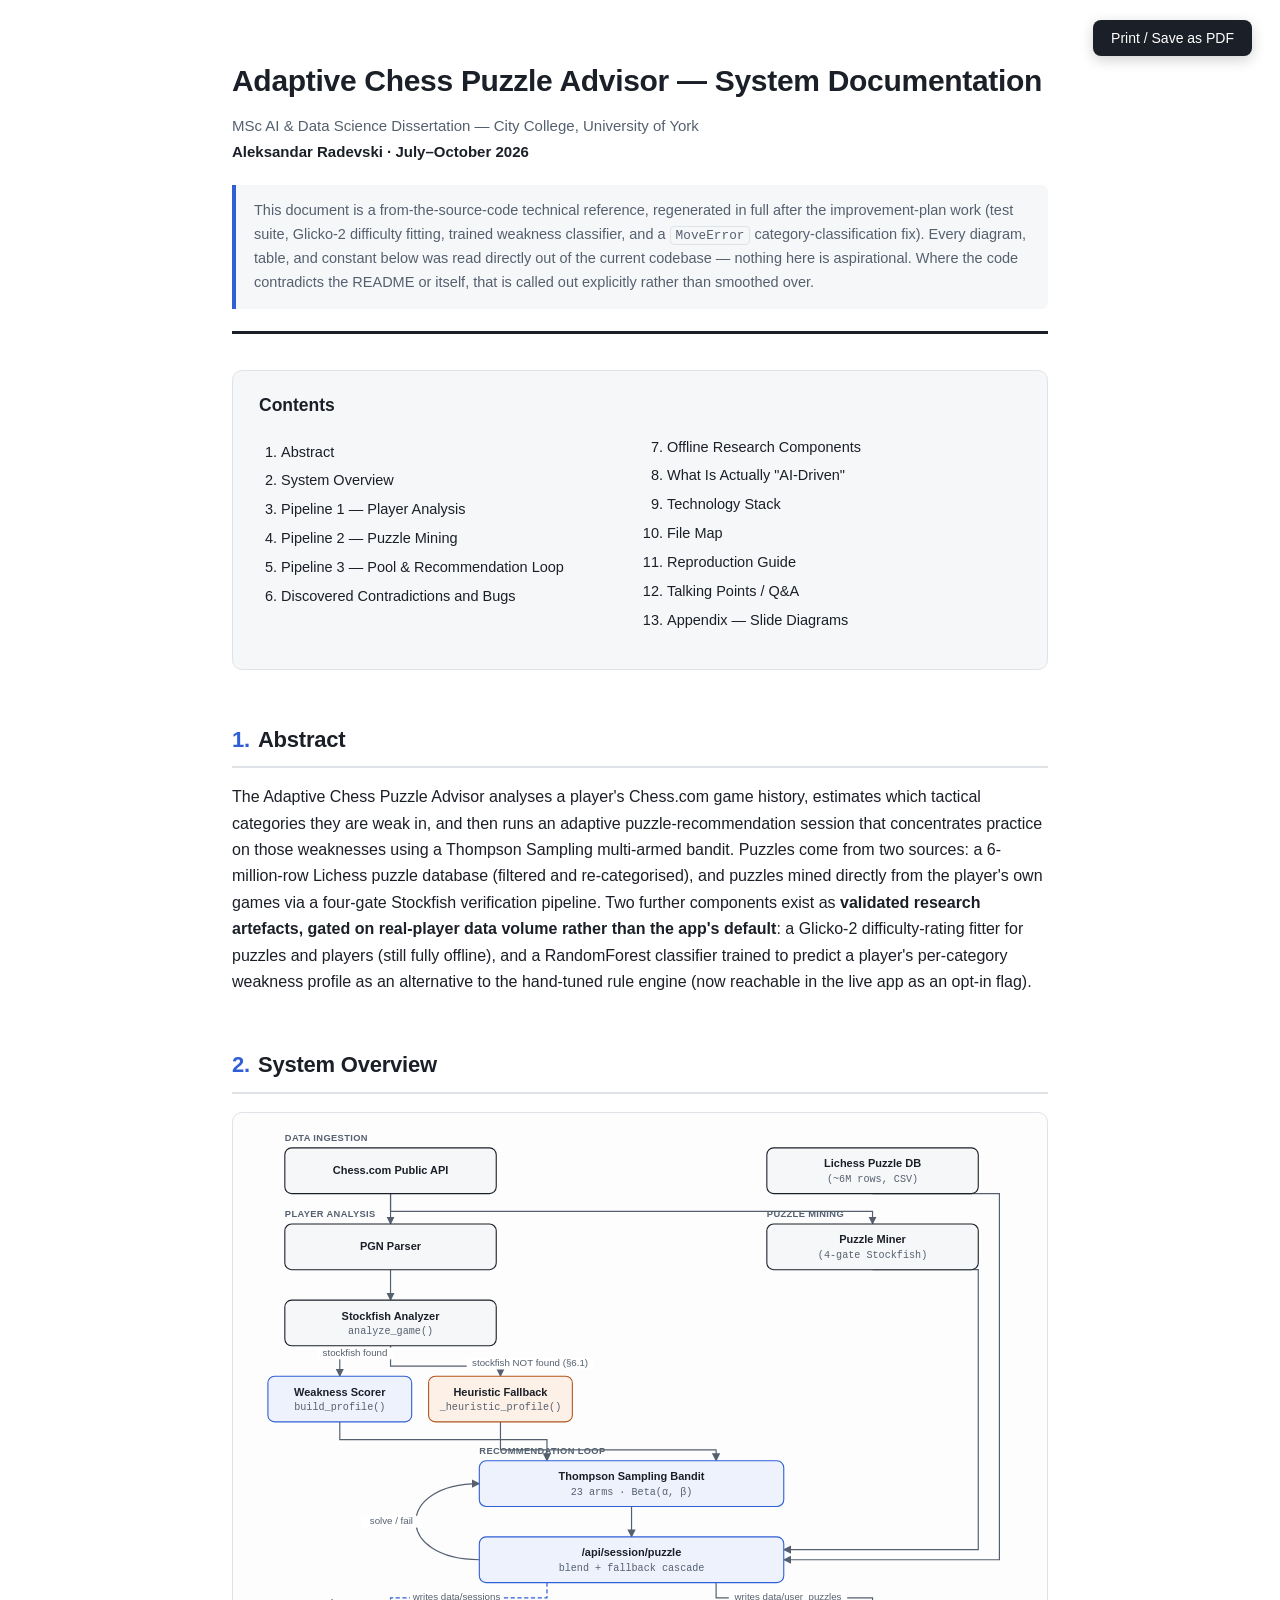
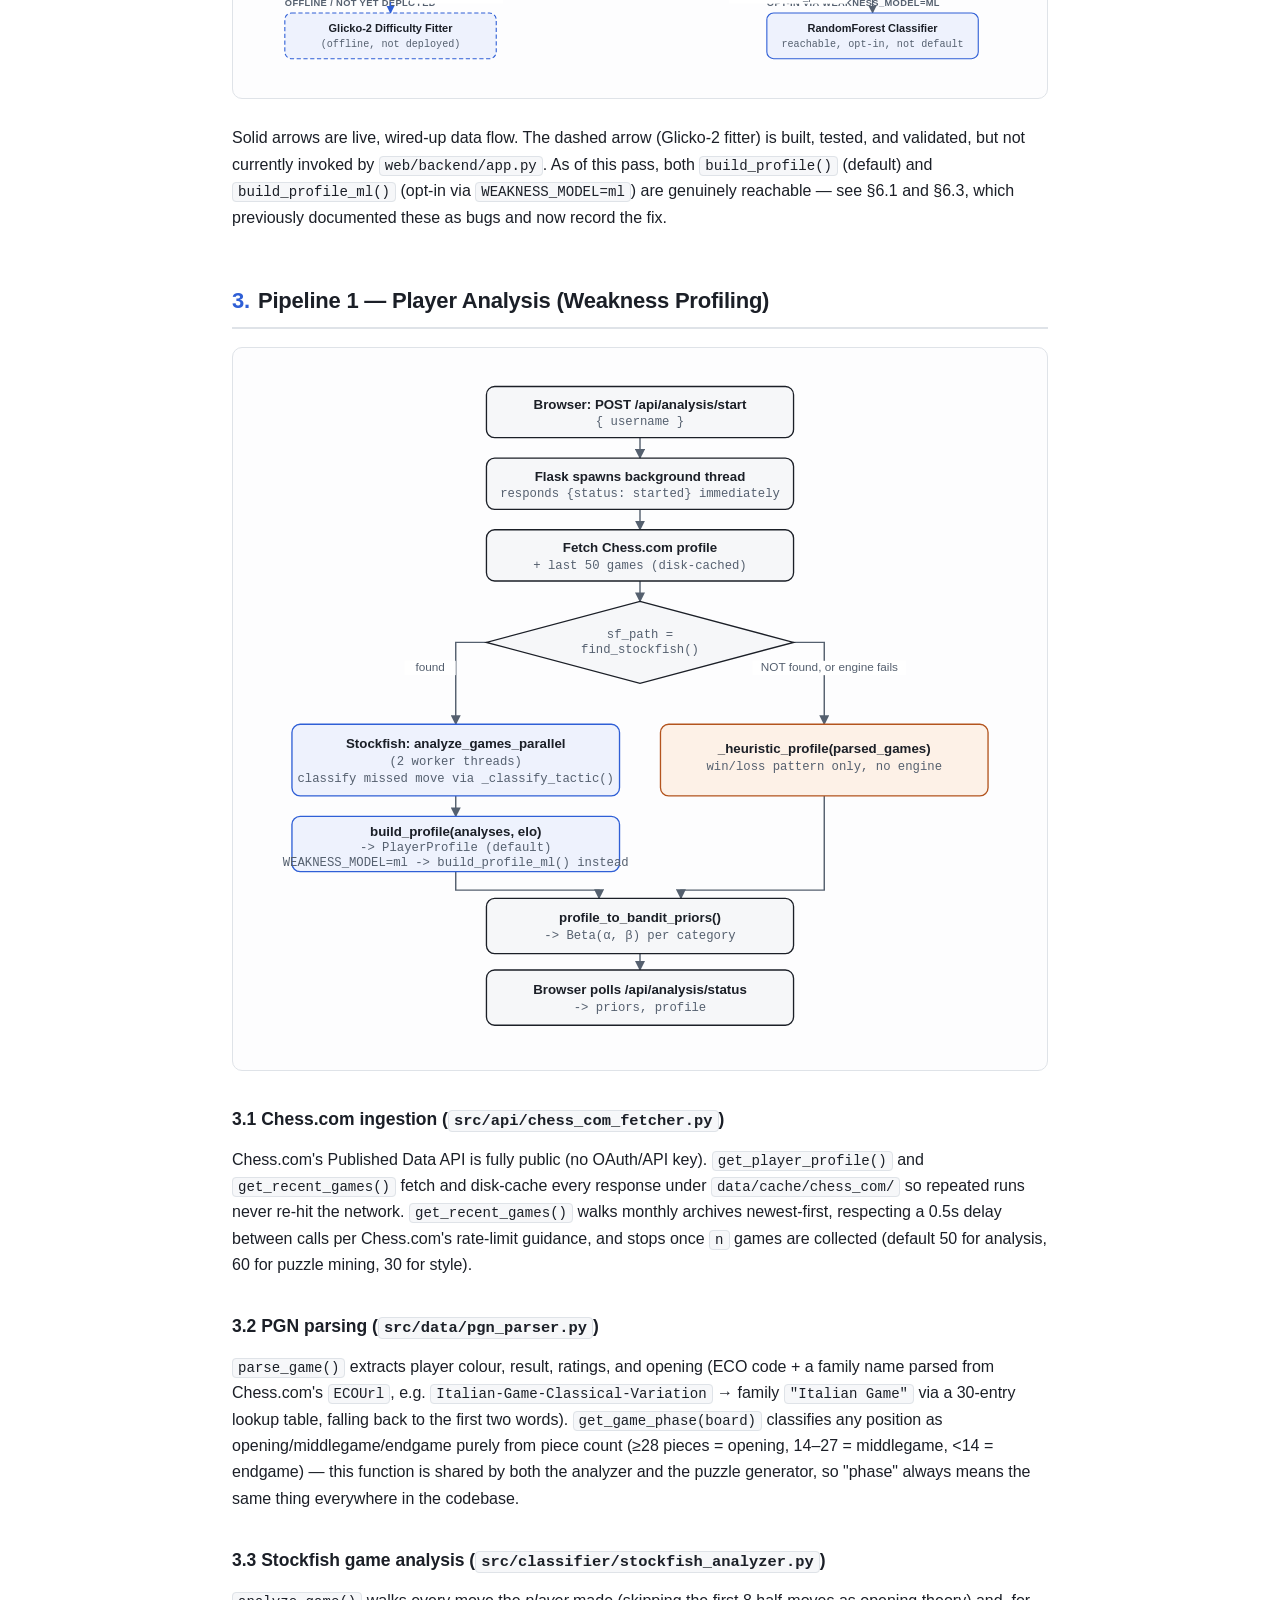
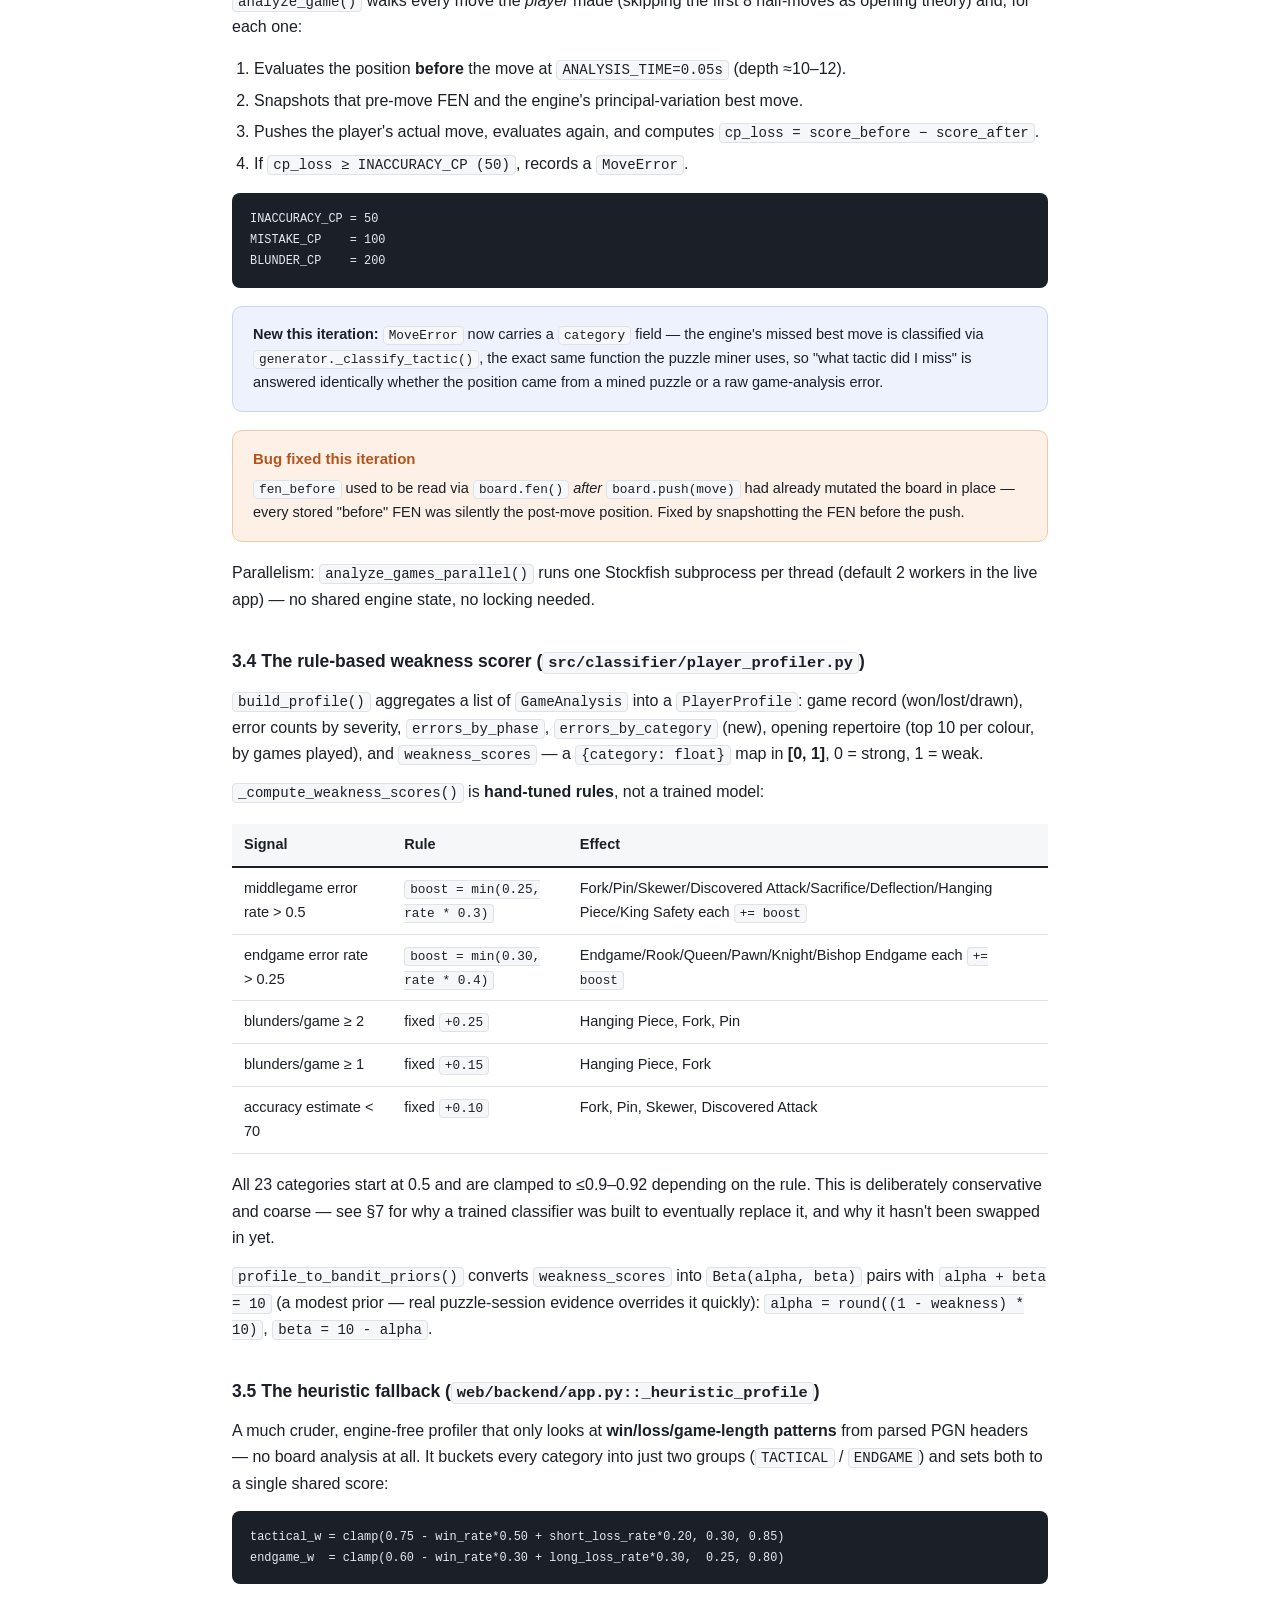
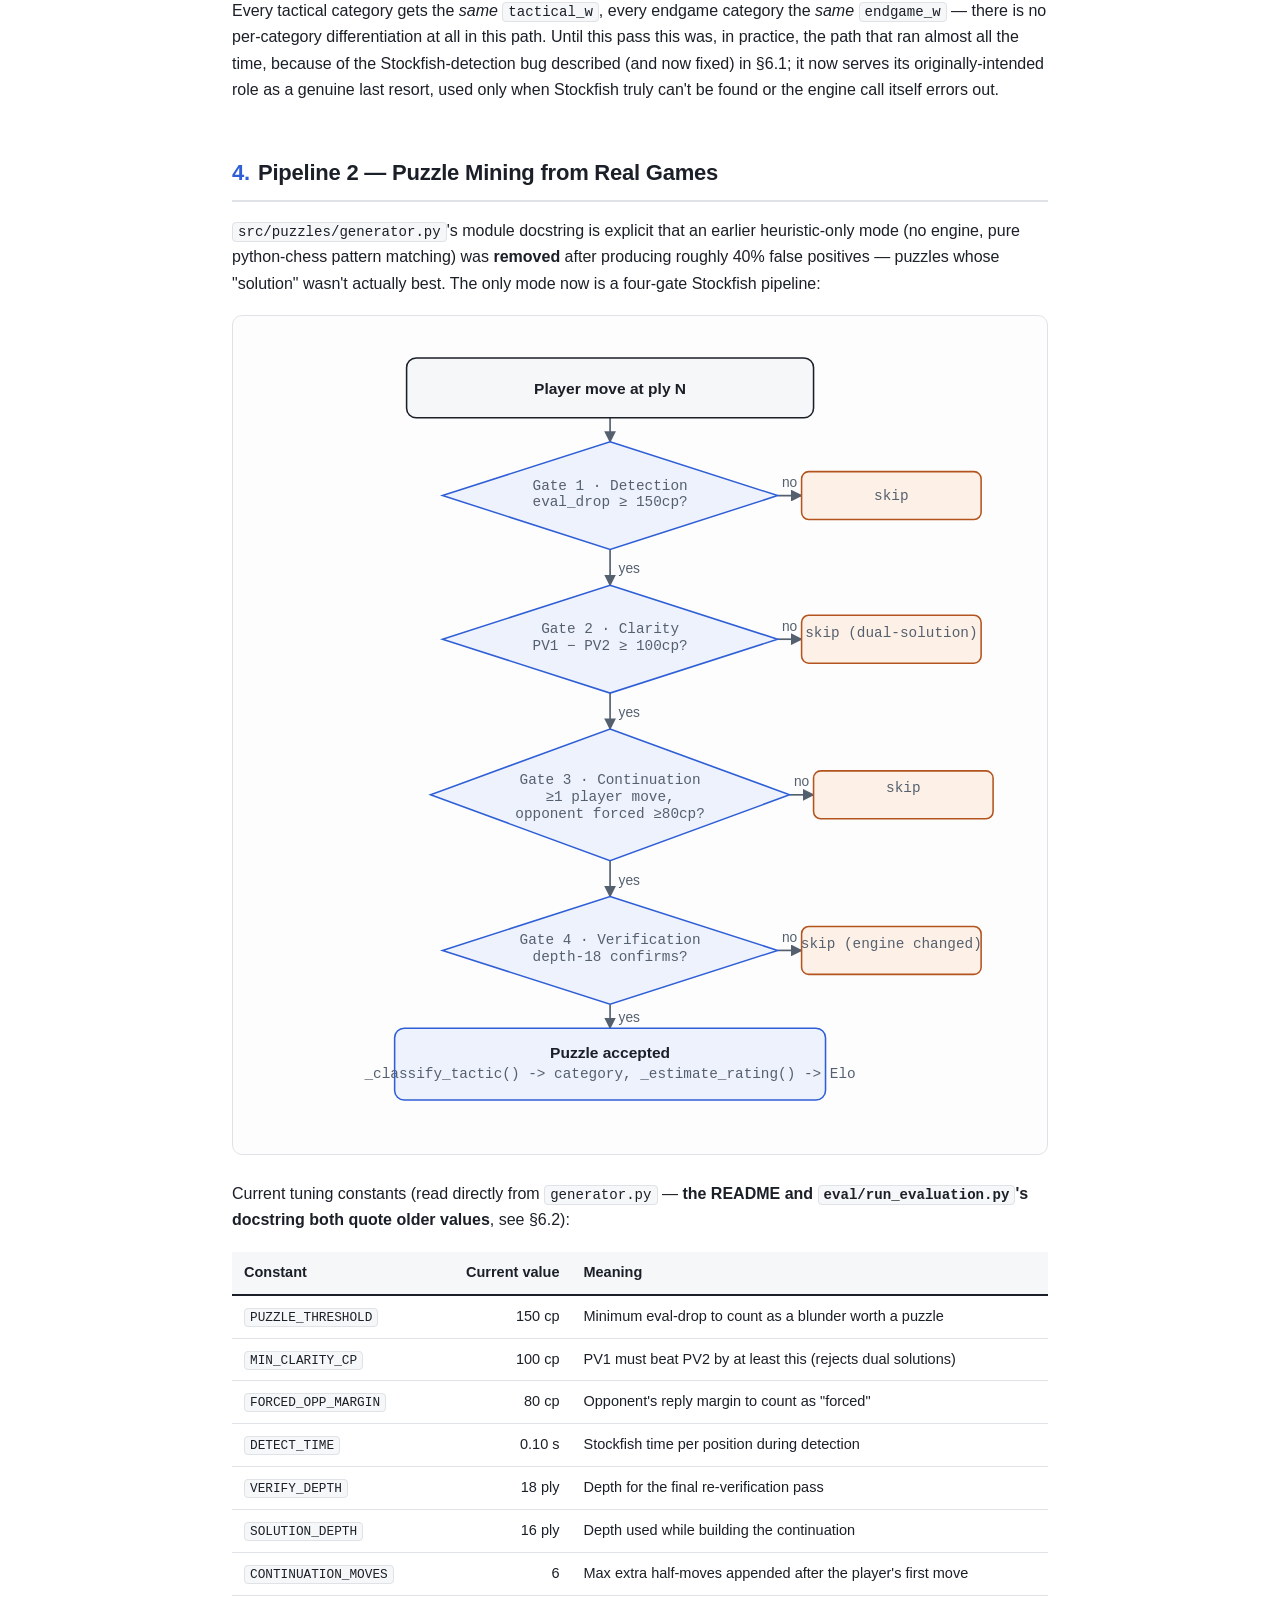
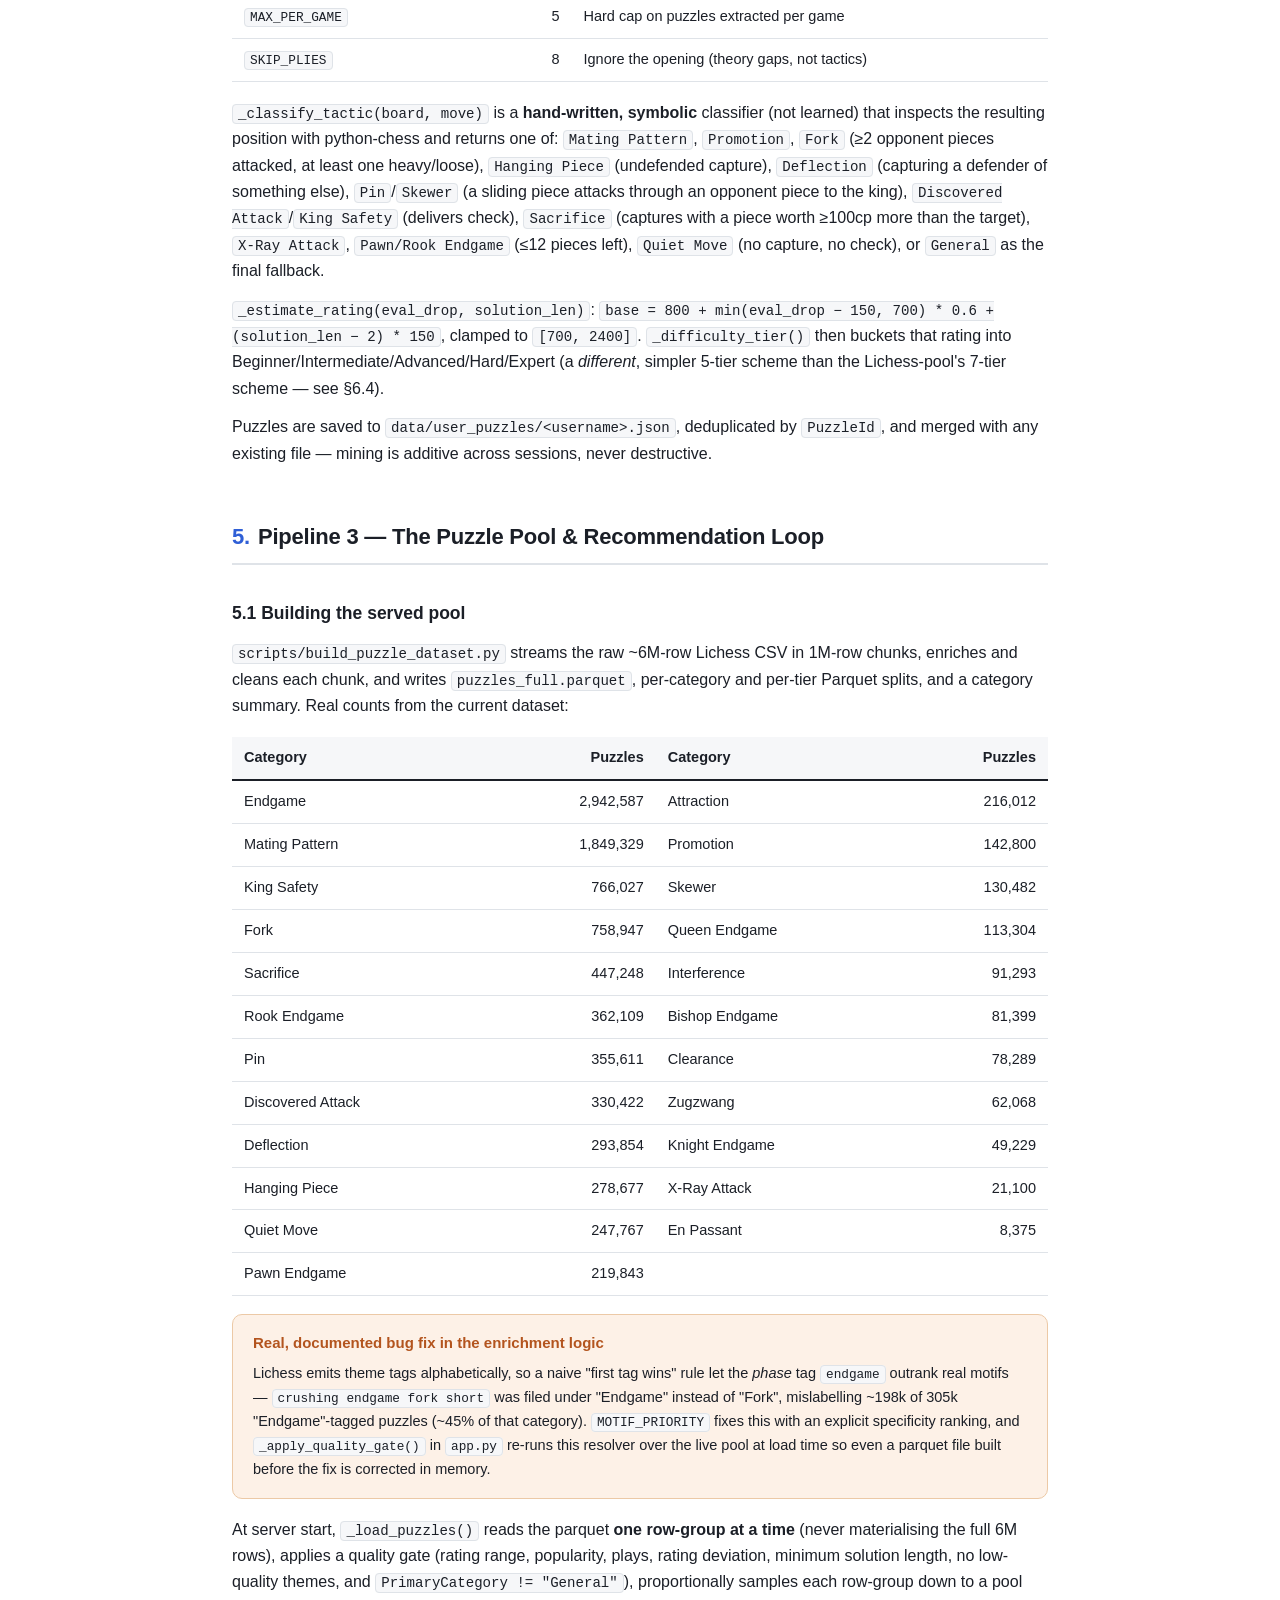
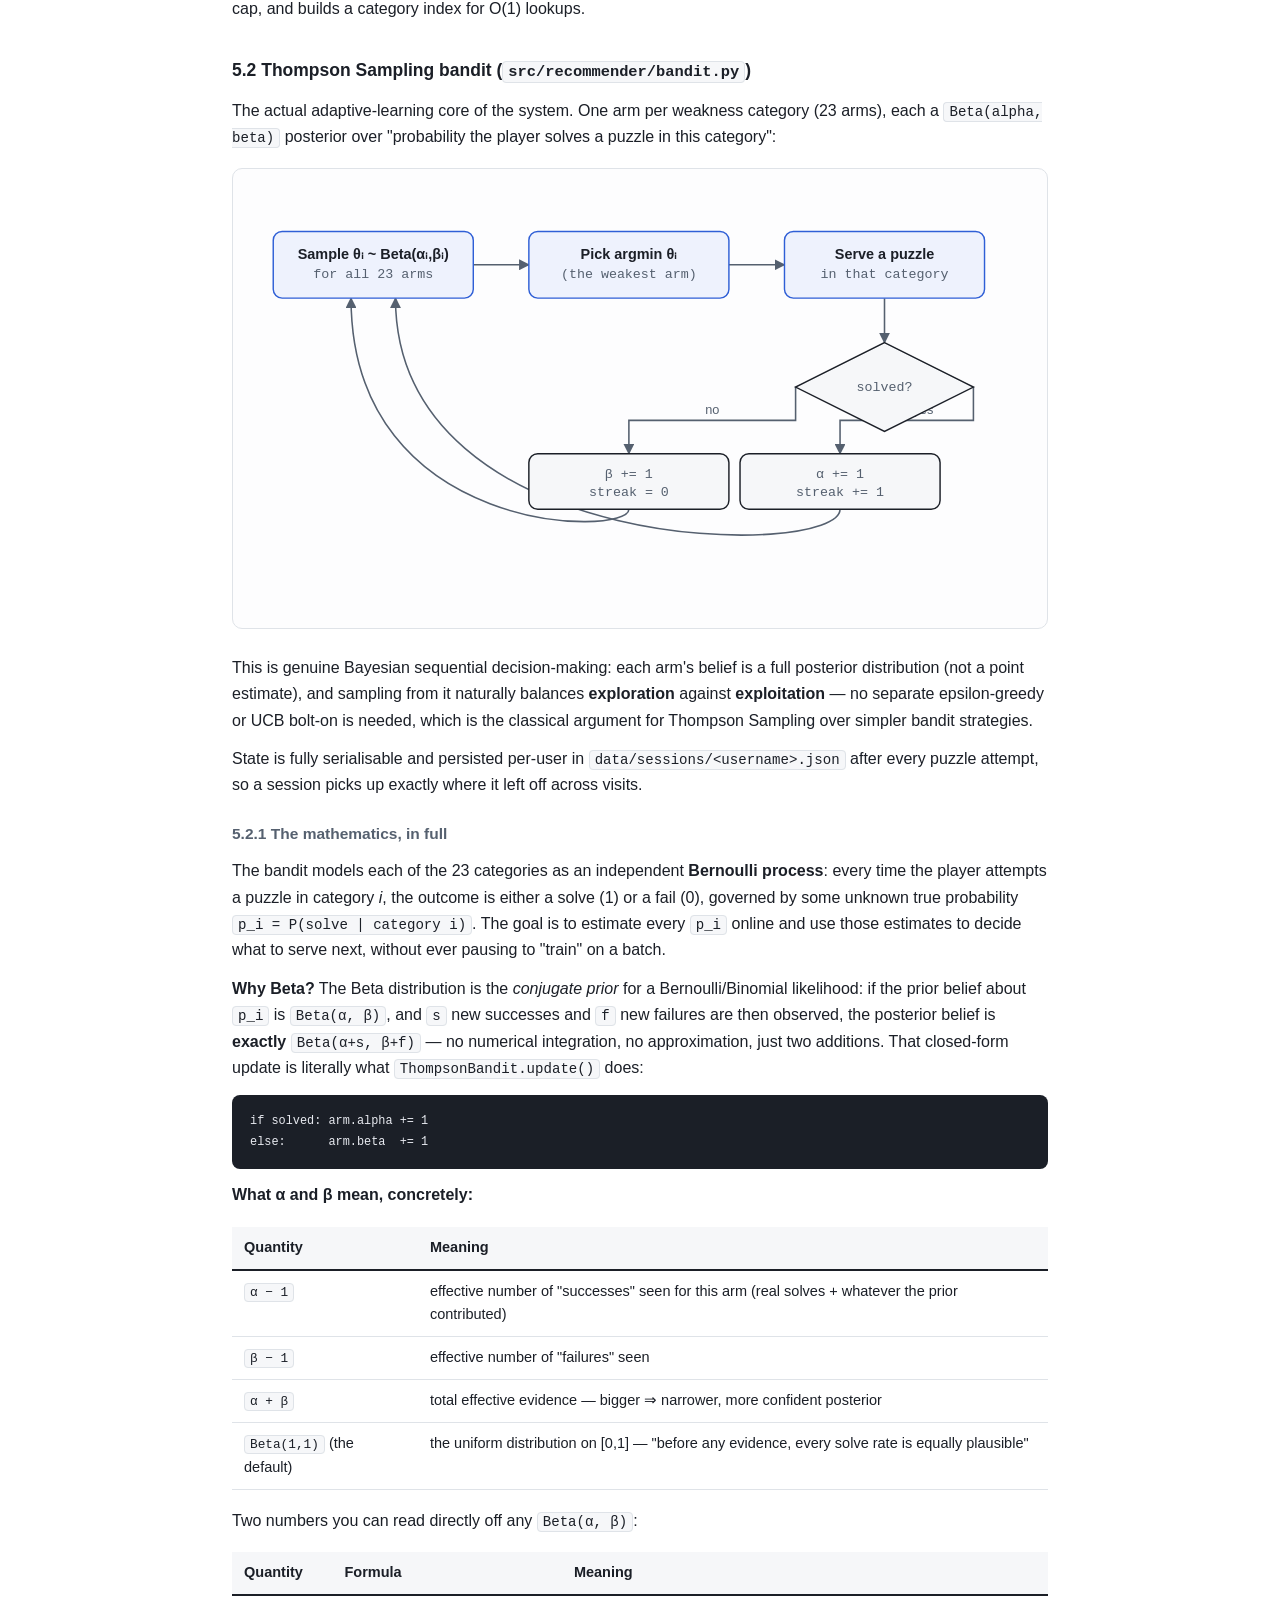
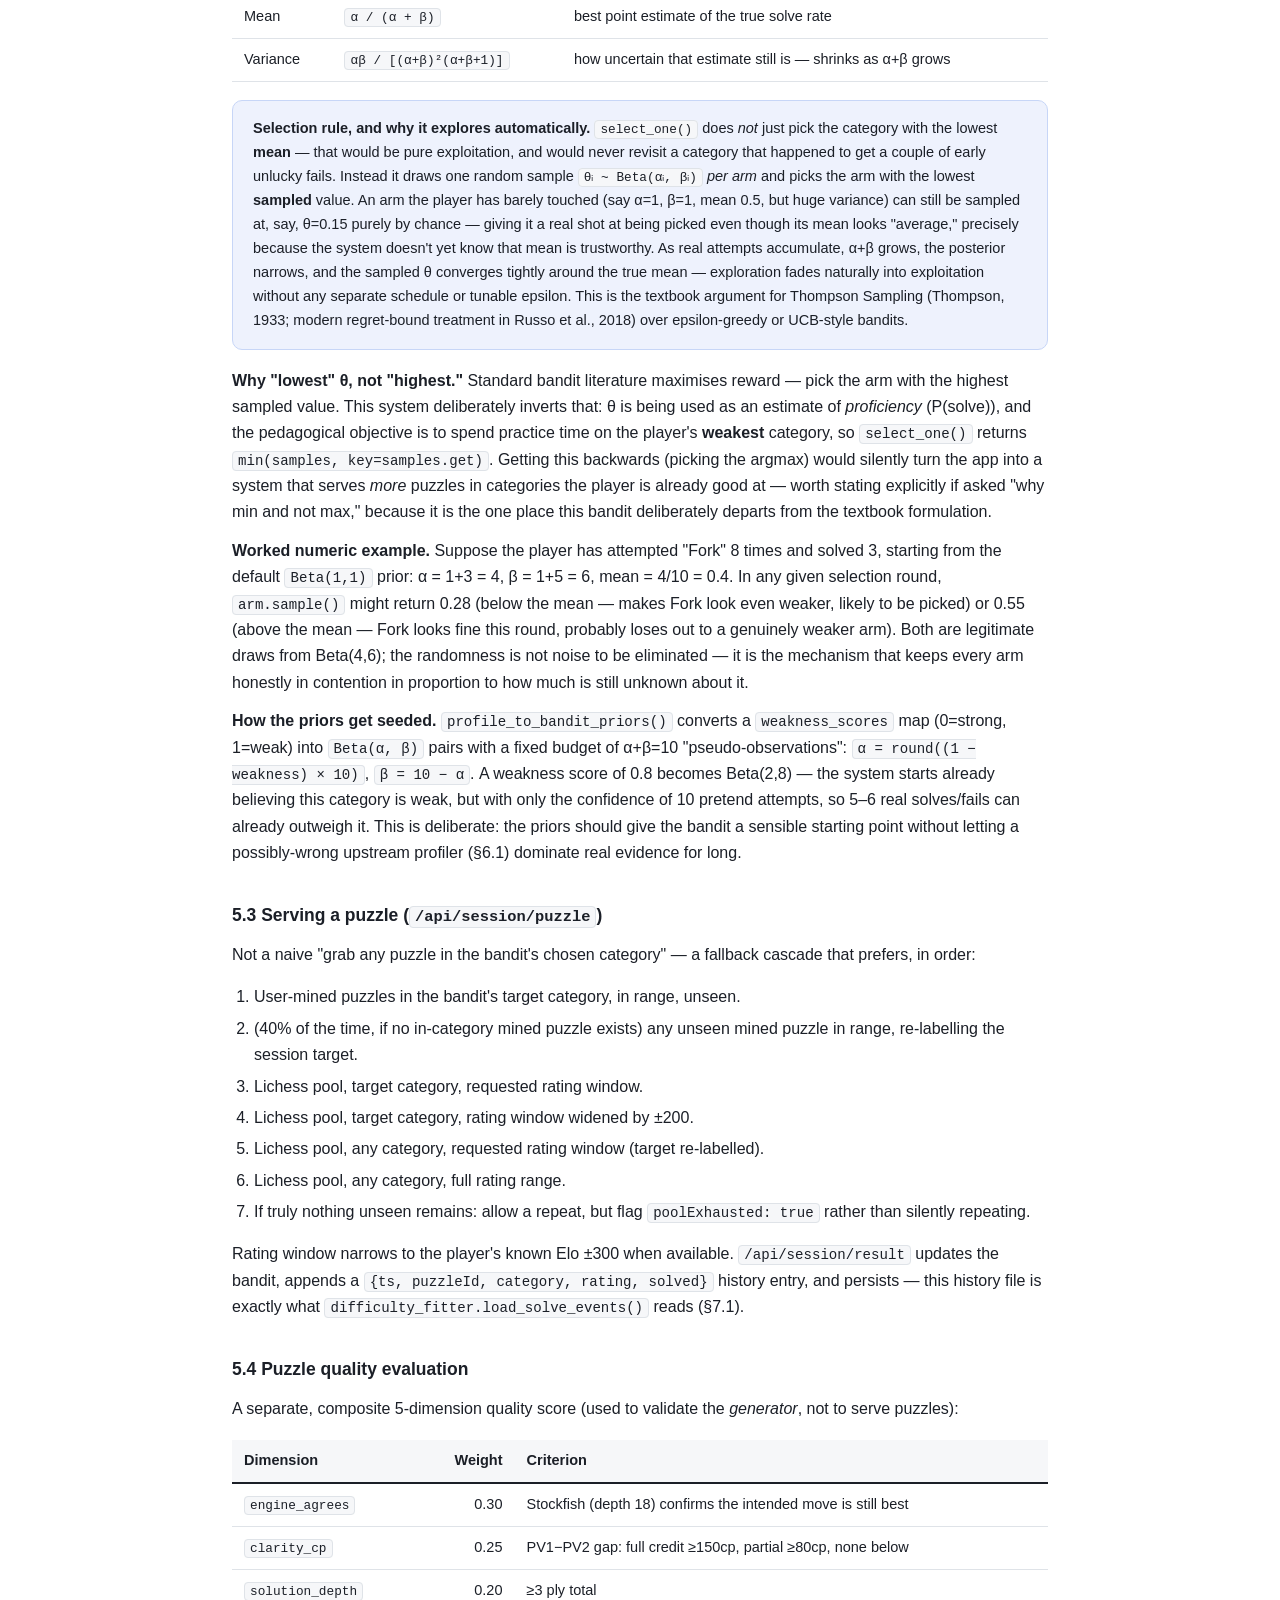
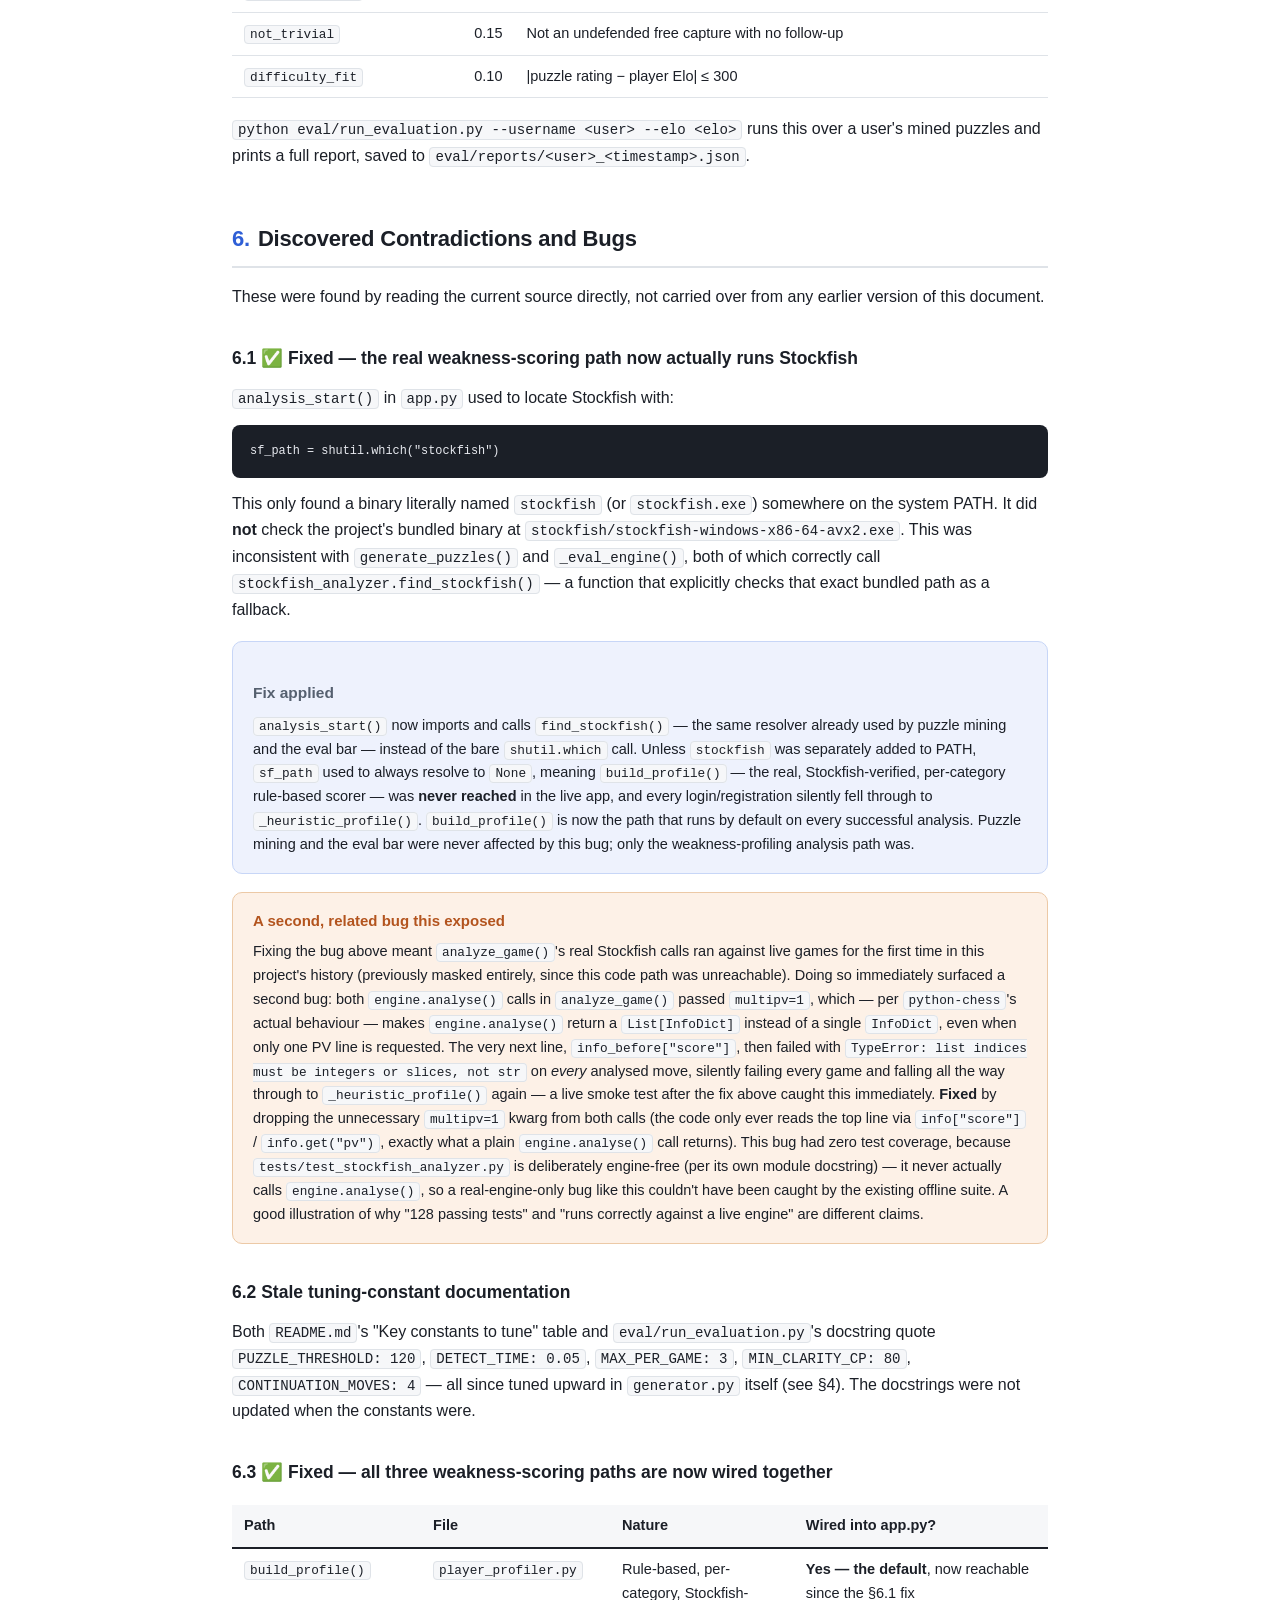
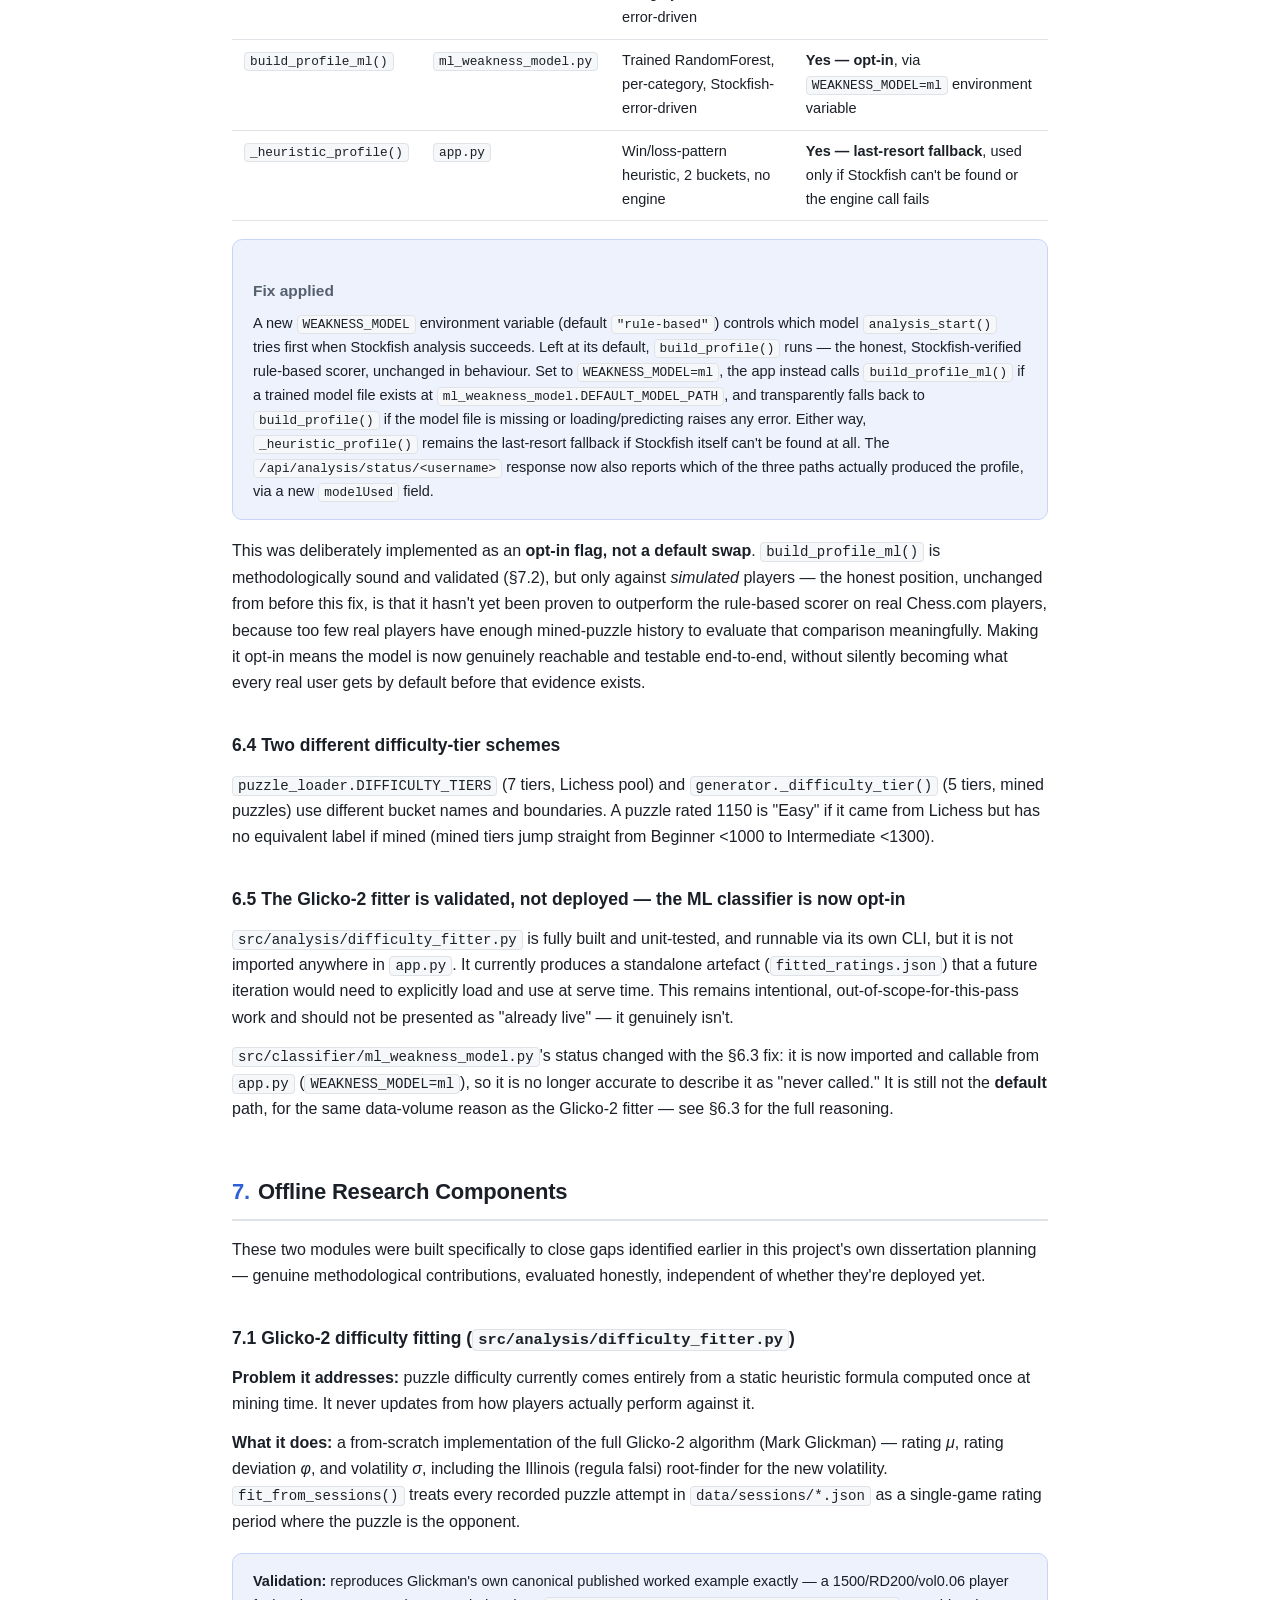
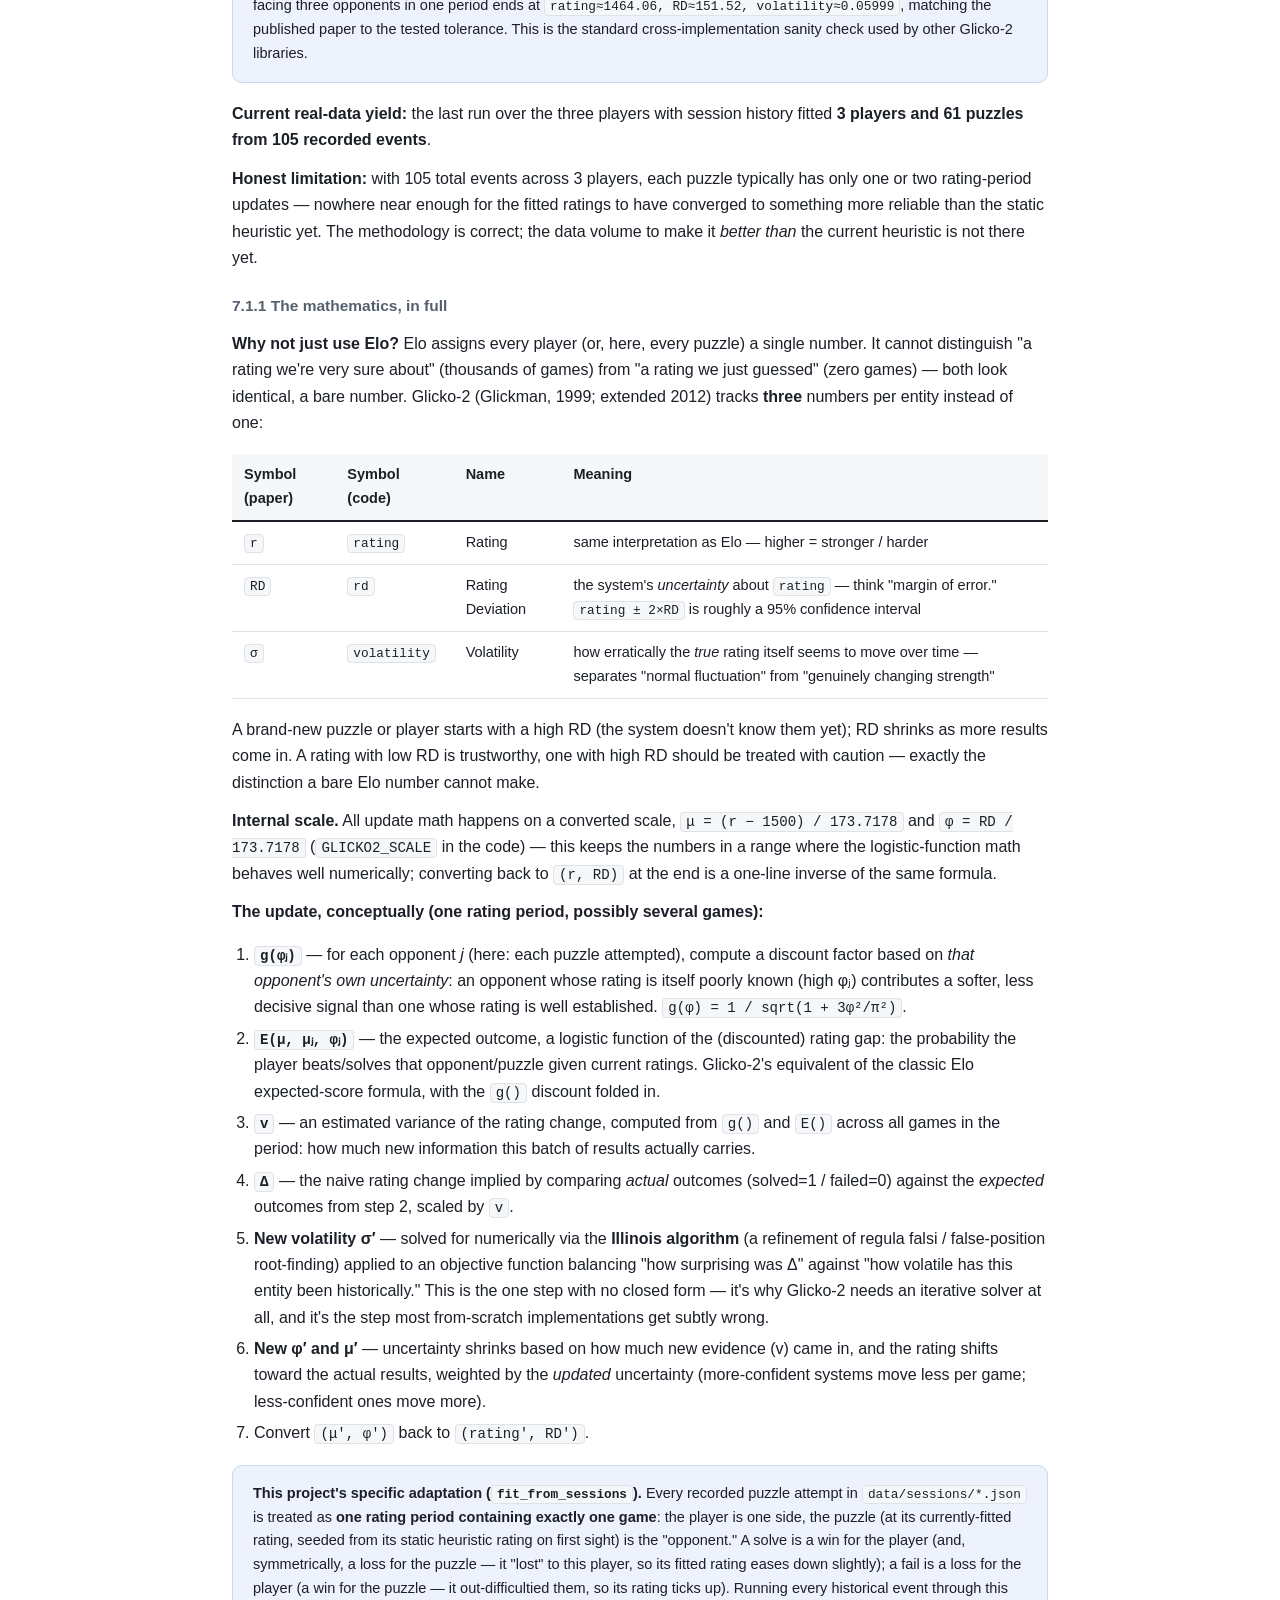
<file: dissertation_documentation.html>
<!DOCTYPE html>
<html lang="en">
<head>
<meta charset="UTF-8">
<meta name="viewport" content="width=device-width, initial-scale=1.0">
<title>Adaptive Chess Puzzle Advisor — System Documentation</title>
<style>
  :root {
    --ink: #1b1f27;
    --sub: #55606f;
    --line: #dfe3e8;
    --bg-soft: #f6f7f9;
    --accent: #2f5fd6;
    --accent-soft: #eef2fd;
    --warn: #b3541e;
    --warn-soft: #fdf1e7;
    --code-bg: #1b1f27;
    --code-fg: #e8eaf0;
  }
  * { box-sizing: border-box; }
  body {
    margin: 0;
    font-family: -apple-system, "Segoe UI", Inter, Roboto, Helvetica, Arial, sans-serif;
    color: var(--ink);
    background: #ffffff;
    line-height: 1.65;
    font-size: 16px;
  }
  .page {
    max-width: 880px;
    margin: 0 auto;
    padding: 56px 32px 120px;
  }
  header.title {
    border-bottom: 3px solid var(--ink);
    padding-bottom: 22px;
    margin-bottom: 36px;
  }
  header.title h1 {
    font-size: 30px;
    margin: 0 0 8px;
    letter-spacing: -0.01em;
  }
  header.title p {
    margin: 2px 0;
    color: var(--sub);
    font-size: 15px;
  }
  header.title .byline {
    font-weight: 600;
    color: var(--ink);
  }
  .note {
    background: var(--bg-soft);
    border-left: 4px solid var(--accent);
    padding: 14px 18px;
    margin: 20px 0 0;
    font-size: 14.5px;
    color: var(--sub);
    border-radius: 0 6px 6px 0;
  }
  h2 {
    font-size: 22px;
    margin: 52px 0 16px;
    padding-bottom: 8px;
    border-bottom: 2px solid var(--line);
    letter-spacing: -0.01em;
  }
  h2 .num { color: var(--accent); margin-right: 8px; }
  h3 {
    font-size: 17.5px;
    margin: 34px 0 12px;
    color: var(--ink);
  }
  h4 { font-size: 15.5px; margin: 22px 0 8px; color: var(--sub); }
  p { margin: 12px 0; }
  a { color: var(--accent); }
  strong { font-weight: 650; }
  code {
    font-family: "SFMono-Regular", Consolas, "Liberation Mono", Menlo, monospace;
    background: var(--bg-soft);
    border: 1px solid var(--line);
    border-radius: 4px;
    padding: 1px 5px;
    font-size: 0.88em;
  }
  pre.codeblock {
    background: var(--code-bg);
    color: var(--code-fg);
    padding: 16px 18px;
    border-radius: 8px;
    overflow-x: auto;
    font-size: 13.5px;
    line-height: 1.55;
  }
  pre.codeblock code {
    background: none;
    border: none;
    padding: 0;
    color: inherit;
  }
  table {
    width: 100%;
    border-collapse: collapse;
    margin: 18px 0;
    font-size: 14.5px;
  }
  th, td {
    text-align: left;
    padding: 9px 12px;
    border-bottom: 1px solid var(--line);
    vertical-align: top;
  }
  th {
    background: var(--bg-soft);
    font-weight: 650;
    border-bottom: 2px solid var(--ink);
  }
  tr:hover td { background: #fafbfc; }
  td.num, th.num { text-align: right; }
  .diagram-card {
    border: 1px solid var(--line);
    border-radius: 10px;
    padding: 18px;
    margin: 18px 0 26px;
    background: #fdfdfe;
    overflow-x: auto;
  }
  .diagram-card svg { display: block; margin: 0 auto; max-width: 100%; height: auto; }
  .node-box { fill: #f6f7f9; stroke: #1b1f27; stroke-width: 1.3; }
  .node-box.accent { fill: #eef2fd; stroke: #2f5fd6; }
  .node-box.offline { fill: #eef2fd; stroke: #2f5fd6; stroke-dasharray: 5 3; }
  .node-box.warn { fill: #fdf1e7; stroke: #b3541e; }
  .node-title { font: 650 13px -apple-system, "Segoe UI", sans-serif; fill: #1b1f27; text-anchor: middle; }
  .node-sub { font: 12px Consolas, Menlo, monospace; fill: #55606f; text-anchor: middle; }
  .edge { fill: none; stroke: #55606f; stroke-width: 1.4; }
  .edge.dashed { stroke-dasharray: 5 3; stroke: #2f5fd6; }
  .edge-label { font: 11.5px -apple-system, "Segoe UI", sans-serif; fill: #55606f; text-anchor: middle; }
  .edge-label.bg { fill: #ffffff; }
  .group-label { font: 650 11px -apple-system, "Segoe UI", sans-serif; fill: #55606f; letter-spacing: 0.04em; text-transform: uppercase; }
  .group-box { fill: none; stroke: #dfe3e8; stroke-width: 1; stroke-dasharray: 3 3; }
  .callout {
    border-radius: 10px;
    padding: 16px 20px;
    margin: 18px 0;
    font-size: 14.5px;
  }
  .callout.warn {
    background: var(--warn-soft);
    border: 1px solid #ecc9a6;
  }
  .callout.warn h4 {
    color: var(--warn);
    margin: 0 0 6px;
    font-size: 15px;
  }
  .callout.info {
    background: var(--accent-soft);
    border: 1px solid #c7d6f7;
  }
  ul, ol { padding-left: 22px; }
  li { margin: 5px 0; }
  .toc {
    background: var(--bg-soft);
    border: 1px solid var(--line);
    border-radius: 10px;
    padding: 20px 26px;
    margin: 28px 0;
  }
  .toc h3 { margin-top: 0; }
  .toc ol { columns: 2; column-gap: 32px; }
  .toc li { break-inside: avoid; font-size: 14.5px; }
  .toc a { text-decoration: none; color: var(--ink); }
  .toc a:hover { color: var(--accent); }
  .file-tree {
    background: var(--code-bg);
    color: var(--code-fg);
    padding: 18px 22px;
    border-radius: 8px;
    font-family: Consolas, Menlo, monospace;
    font-size: 13px;
    line-height: 1.6;
    overflow-x: auto;
    white-space: pre;
  }
  .print-btn {
    position: fixed;
    top: 20px;
    right: 28px;
    background: var(--ink);
    color: #fff;
    border: none;
    padding: 10px 18px;
    border-radius: 8px;
    font-size: 14px;
    cursor: pointer;
    box-shadow: 0 4px 14px rgba(0,0,0,0.18);
  }
  .print-btn:hover { background: var(--accent); }
  @media print {
    .print-btn { display: none; }
    .page { padding: 0; max-width: 100%; }
    h2 { break-after: avoid; }
    .diagram-card, table, .callout { break-inside: avoid; }
    body { font-size: 12.5px; }
  }
</style>
</head>
<body>

<svg width="0" height="0" style="position:absolute">
  <defs>
    <marker id="arrow" viewBox="0 0 10 10" refX="9" refY="5" markerWidth="7" markerHeight="7" orient="auto-start-reverse">
      <path d="M0,0 L10,5 L0,10 z" fill="#55606f"></path>
    </marker>
    <marker id="arrowAccent" viewBox="0 0 10 10" refX="9" refY="5" markerWidth="7" markerHeight="7" orient="auto-start-reverse">
      <path d="M0,0 L10,5 L0,10 z" fill="#2f5fd6"></path>
    </marker>
  </defs>
</svg>

<button class="print-btn" onclick="window.print()">Print / Save as PDF</button>

<div class="page">

<header class="title">
  <h1>Adaptive Chess Puzzle Advisor — System Documentation</h1>
  <p>MSc AI &amp; Data Science Dissertation — City College, University of York</p>
  <p class="byline">Aleksandar Radevski · July–October 2026</p>
  <div class="note">
    This document is a from-the-source-code technical reference, regenerated in full after the improvement-plan work (test suite, Glicko-2 difficulty fitting, trained weakness classifier, and a <code>MoveError</code> category-classification fix). Every diagram, table, and constant below was read directly out of the current codebase — nothing here is aspirational. Where the code contradicts the README or itself, that is called out explicitly rather than smoothed over.
  </div>
</header>

<div class="toc">
  <h3>Contents</h3>
  <ol>
    <li><a href="#s1">Abstract</a></li>
    <li><a href="#s2">System Overview</a></li>
    <li><a href="#s3">Pipeline 1 — Player Analysis</a></li>
    <li><a href="#s4">Pipeline 2 — Puzzle Mining</a></li>
    <li><a href="#s5">Pipeline 3 — Pool &amp; Recommendation Loop</a></li>
    <li><a href="#s6">Discovered Contradictions and Bugs</a></li>
    <li><a href="#s7">Offline Research Components</a></li>
    <li><a href="#s8">What Is Actually "AI-Driven"</a></li>
    <li><a href="#s9">Technology Stack</a></li>
    <li><a href="#s10">File Map</a></li>
    <li><a href="#s11">Reproduction Guide</a></li>
    <li><a href="#s12">Talking Points / Q&amp;A</a></li>
    <li><a href="#s13">Appendix — Slide Diagrams</a></li>
  </ol>
</div>

<h2 id="s1"><span class="num">1.</span>Abstract</h2>
<p>The Adaptive Chess Puzzle Advisor analyses a player's Chess.com game history, estimates which tactical categories they are weak in, and then runs an adaptive puzzle-recommendation session that concentrates practice on those weaknesses using a Thompson Sampling multi-armed bandit. Puzzles come from two sources: a 6-million-row Lichess puzzle database (filtered and re-categorised), and puzzles mined directly from the player's own games via a four-gate Stockfish verification pipeline. Two further components exist as <strong>validated research artefacts, gated on real-player data volume rather than the app's default</strong>: a Glicko-2 difficulty-rating fitter for puzzles and players (still fully offline), and a RandomForest classifier trained to predict a player's per-category weakness profile as an alternative to the hand-tuned rule engine (now reachable in the live app as an opt-in flag).</p>

<h2 id="s2"><span class="num">2.</span>System Overview</h2>
<div class="diagram-card">
<svg viewBox="0 0 920 650" xmlns="http://www.w3.org/2000/svg">
  <text class="group-label" x="40" y="12">Data ingestion</text>
  <text class="group-label" x="40" y="102">Player analysis</text>
  <text class="group-label" x="610" y="102">Puzzle mining</text>
  <text class="group-label" x="270" y="382">Recommendation loop</text>
  <text class="group-label" x="40" y="562">Offline / not yet deployed</text>
  <text class="group-label" x="610" y="562">Opt-in via WEAKNESS_MODEL=ml</text>

  <!-- edges (drawn first so nodes sit on top) -->
  <path class="edge" d="M165,74 L165,110" marker-end="url(#arrow)"/>
  <path class="edge" d="M165,74 L165,95 L735,95 L735,110" marker-end="url(#arrow)"/>
  <path class="edge" d="M735,74 L885,74 L885,507 L630,507" marker-end="url(#arrow)"/>
  <path class="edge" d="M735,164 L860,164 L860,495 L630,495" marker-end="url(#arrow)"/>
  <path class="edge" d="M165,164 L165,200" marker-end="url(#arrow)"/>
  <path class="edge" d="M165,254 L165,266 L105,266 L105,290" marker-end="url(#arrow)"/>
  <path class="edge" d="M165,254 L165,278 L295,278 L295,290" marker-end="url(#arrow)"/>
  <path class="edge" d="M105,344 L105,365 L350,365 L350,390" marker-end="url(#arrow)"/>
  <path class="edge" d="M295,344 L295,377 L550,377 L550,390" marker-end="url(#arrow)"/>
  <path class="edge" d="M450,444 L450,480" marker-end="url(#arrow)"/>
  <path class="edge" d="M270,507 C170,507 170,417 270,417" marker-end="url(#arrow)"/>
  <path class="edge dashed" d="M350,534 L350,552 L165,552 L165,570" marker-end="url(#arrowAccent)"/>
  <path class="edge" d="M550,534 L550,552 L735,552 L735,570" marker-end="url(#arrow)"/>

  <!-- edge labels -->
  <rect class="edge-label bg" x="78" y="256" width="90" height="14"/>
  <text class="edge-label" x="123" y="266">stockfish found</text>
  <rect class="edge-label bg" x="255" y="268" width="150" height="14"/>
  <text class="edge-label" x="330" y="278">stockfish NOT found (§6.1)</text>
  <rect class="edge-label bg" x="130" y="455" width="72" height="14"/>
  <text class="edge-label" x="166" y="465">solve / fail</text>
  <rect class="edge-label bg" x="188" y="545" width="110" height="14"/>
  <text class="edge-label" x="243" y="555">writes data/sessions</text>
  <rect class="edge-label bg" x="565" y="545" width="140" height="14"/>
  <text class="edge-label" x="635" y="555">writes data/user_puzzles</text>

  <!-- nodes -->
  <g><rect class="node-box" x="40" y="20" width="250" height="54" rx="8"/>
     <text class="node-title" x="165" y="51">Chess.com Public API</text></g>

  <g><rect class="node-box" x="610" y="20" width="250" height="54" rx="8"/>
     <text class="node-title" x="735" y="43">Lichess Puzzle DB</text>
     <text class="node-sub" x="735" y="60">(~6M rows, CSV)</text></g>

  <g><rect class="node-box" x="40" y="110" width="250" height="54" rx="8"/>
     <text class="node-title" x="165" y="141">PGN Parser</text></g>

  <g><rect class="node-box" x="610" y="110" width="250" height="54" rx="8"/>
     <text class="node-title" x="735" y="133">Puzzle Miner</text>
     <text class="node-sub" x="735" y="150">(4-gate Stockfish)</text></g>

  <g><rect class="node-box" x="40" y="200" width="250" height="54" rx="8"/>
     <text class="node-title" x="165" y="223">Stockfish Analyzer</text>
     <text class="node-sub" x="165" y="240">analyze_game()</text></g>

  <g><rect class="node-box accent" x="20" y="290" width="170" height="54" rx="8"/>
     <text class="node-title" x="105" y="313">Weakness Scorer</text>
     <text class="node-sub" x="105" y="330">build_profile()</text></g>

  <g><rect class="node-box warn" x="210" y="290" width="170" height="54" rx="8"/>
     <text class="node-title" x="295" y="313">Heuristic Fallback</text>
     <text class="node-sub" x="295" y="330">_heuristic_profile()</text></g>

  <g><rect class="node-box accent" x="270" y="390" width="360" height="54" rx="8"/>
     <text class="node-title" x="450" y="413">Thompson Sampling Bandit</text>
     <text class="node-sub" x="450" y="430">23 arms · Beta(α, β)</text></g>

  <g><rect class="node-box accent" x="270" y="480" width="360" height="54" rx="8"/>
     <text class="node-title" x="450" y="503">/api/session/puzzle</text>
     <text class="node-sub" x="450" y="520">blend + fallback cascade</text></g>

  <g><rect class="node-box offline" x="40" y="570" width="250" height="54" rx="8"/>
     <text class="node-title" x="165" y="593">Glicko-2 Difficulty Fitter</text>
     <text class="node-sub" x="165" y="610">(offline, not deployed)</text></g>

  <g><rect class="node-box accent" x="610" y="570" width="250" height="54" rx="8"/>
     <text class="node-title" x="735" y="593">RandomForest Classifier</text>
     <text class="node-sub" x="735" y="610">reachable, opt-in, not default</text></g>
</svg>
</div>
<p>Solid arrows are live, wired-up data flow. The dashed arrow (Glicko-2 fitter) is built, tested, and validated, but not currently invoked by <code>web/backend/app.py</code>. As of this pass, both <code>build_profile()</code> (default) and <code>build_profile_ml()</code> (opt-in via <code>WEAKNESS_MODEL=ml</code>) are genuinely reachable — see §6.1 and §6.3, which previously documented these as bugs and now record the fix.</p>

<h2 id="s3"><span class="num">3.</span>Pipeline 1 — Player Analysis (Weakness Profiling)</h2>
<div class="diagram-card">
<svg viewBox="0 0 760 670" xmlns="http://www.w3.org/2000/svg">
  <!-- edges -->
  <path class="edge" d="M380,70 L380,90" marker-end="url(#arrow)"/>
  <path class="edge" d="M380,140 L380,160" marker-end="url(#arrow)"/>
  <path class="edge" d="M380,210 L380,230" marker-end="url(#arrow)"/>
  <path class="edge" d="M230,270 L200,270 L200,350" marker-end="url(#arrow)"/>
  <path class="edge" d="M530,270 L560,270 L560,350" marker-end="url(#arrow)"/>
  <path class="edge" d="M200,420 L200,440" marker-end="url(#arrow)"/>
  <path class="edge" d="M200,494 L200,512 L340,512 L340,520" marker-end="url(#arrow)"/>
  <path class="edge" d="M560,420 L560,512 L420,512 L420,520" marker-end="url(#arrow)"/>
  <path class="edge" d="M380,574 L380,590" marker-end="url(#arrow)"/>

  <rect class="edge-label bg" x="150" y="288" width="50" height="14"/>
  <text class="edge-label" x="175" y="298">found</text>
  <rect class="edge-label bg" x="490" y="288" width="150" height="14"/>
  <text class="edge-label" x="565" y="298">NOT found, or engine fails</text>

  <!-- nodes -->
  <g><rect class="node-box" x="230" y="20" width="300" height="50" rx="8"/>
     <text class="node-title" x="380" y="42">Browser: POST /api/analysis/start</text>
     <text class="node-sub" x="380" y="58">{ username }</text></g>

  <g><rect class="node-box" x="230" y="90" width="300" height="50" rx="8"/>
     <text class="node-title" x="380" y="112">Flask spawns background thread</text>
     <text class="node-sub" x="380" y="128">responds {status: started} immediately</text></g>

  <g><rect class="node-box" x="230" y="160" width="300" height="50" rx="8"/>
     <text class="node-title" x="380" y="182">Fetch Chess.com profile</text>
     <text class="node-sub" x="380" y="198">+ last 50 games (disk-cached)</text></g>

  <polygon class="node-box" points="380,230 530,270 380,310 230,270"/>
  <text class="node-sub" x="380" y="266">sf_path =</text>
  <text class="node-sub" x="380" y="280">find_stockfish()</text>

  <g><rect class="node-box accent" x="40" y="350" width="320" height="70" rx="8"/>
     <text class="node-title" x="200" y="373">Stockfish: analyze_games_parallel</text>
     <text class="node-sub" x="200" y="390">(2 worker threads)</text>
     <text class="node-sub" x="200" y="406">classify missed move via _classify_tactic()</text></g>

  <g><rect class="node-box warn" x="400" y="350" width="320" height="70" rx="8"/>
     <text class="node-title" x="560" y="378">_heuristic_profile(parsed_games)</text>
     <text class="node-sub" x="560" y="395">win/loss pattern only, no engine</text></g>

  <g><rect class="node-box accent" x="40" y="440" width="320" height="54" rx="8"/>
     <text class="node-title" x="200" y="459">build_profile(analyses, elo)</text>
     <text class="node-sub" x="200" y="474">-&gt; PlayerProfile (default)</text>
     <text class="node-sub" x="200" y="488">WEAKNESS_MODEL=ml -&gt; build_profile_ml() instead</text></g>

  <g><rect class="node-box" x="230" y="520" width="300" height="54" rx="8"/>
     <text class="node-title" x="380" y="543">profile_to_bandit_priors()</text>
     <text class="node-sub" x="380" y="560">-&gt; Beta(α, β) per category</text></g>

  <g><rect class="node-box" x="230" y="590" width="300" height="54" rx="8"/>
     <text class="node-title" x="380" y="613">Browser polls /api/analysis/status</text>
     <text class="node-sub" x="380" y="630">-&gt; priors, profile</text></g>
</svg>
</div>

<h3>3.1 Chess.com ingestion (<code>src/api/chess_com_fetcher.py</code>)</h3>
<p>Chess.com's Published Data API is fully public (no OAuth/API key). <code>get_player_profile()</code> and <code>get_recent_games()</code> fetch and disk-cache every response under <code>data/cache/chess_com/</code> so repeated runs never re-hit the network. <code>get_recent_games()</code> walks monthly archives newest-first, respecting a 0.5s delay between calls per Chess.com's rate-limit guidance, and stops once <code>n</code> games are collected (default 50 for analysis, 60 for puzzle mining, 30 for style).</p>

<h3>3.2 PGN parsing (<code>src/data/pgn_parser.py</code>)</h3>
<p><code>parse_game()</code> extracts player colour, result, ratings, and opening (ECO code + a family name parsed from Chess.com's <code>ECOUrl</code>, e.g. <code>Italian-Game-Classical-Variation</code> → family <code>"Italian Game"</code> via a 30-entry lookup table, falling back to the first two words). <code>get_game_phase(board)</code> classifies any position as opening/middlegame/endgame purely from piece count (≥28 pieces = opening, 14–27 = middlegame, &lt;14 = endgame) — this function is shared by both the analyzer and the puzzle generator, so "phase" always means the same thing everywhere in the codebase.</p>

<h3>3.3 Stockfish game analysis (<code>src/classifier/stockfish_analyzer.py</code>)</h3>
<p><code>analyze_game()</code> walks every move the <em>player</em> made (skipping the first 8 half-moves as opening theory) and, for each one:</p>
<ol>
  <li>Evaluates the position <strong>before</strong> the move at <code>ANALYSIS_TIME=0.05s</code> (depth ≈10–12).</li>
  <li>Snapshots that pre-move FEN and the engine's principal-variation best move.</li>
  <li>Pushes the player's actual move, evaluates again, and computes <code>cp_loss = score_before − score_after</code>.</li>
  <li>If <code>cp_loss ≥ INACCURACY_CP (50)</code>, records a <code>MoveError</code>.</li>
</ol>
<pre class="codeblock"><code>INACCURACY_CP = 50
MISTAKE_CP    = 100
BLUNDER_CP    = 200</code></pre>

<div class="callout info">
<strong>New this iteration:</strong> <code>MoveError</code> now carries a <code>category</code> field — the engine's missed best move is classified via <code>generator._classify_tactic()</code>, the exact same function the puzzle miner uses, so "what tactic did I miss" is answered identically whether the position came from a mined puzzle or a raw game-analysis error.
</div>

<div class="callout warn">
<h4>Bug fixed this iteration</h4>
<code>fen_before</code> used to be read via <code>board.fen()</code> <em>after</em> <code>board.push(move)</code> had already mutated the board in place — every stored "before" FEN was silently the post-move position. Fixed by snapshotting the FEN before the push.
</div>

<p>Parallelism: <code>analyze_games_parallel()</code> runs one Stockfish subprocess per thread (default 2 workers in the live app) — no shared engine state, no locking needed.</p>

<h3>3.4 The rule-based weakness scorer (<code>src/classifier/player_profiler.py</code>)</h3>
<p><code>build_profile()</code> aggregates a list of <code>GameAnalysis</code> into a <code>PlayerProfile</code>: game record (won/lost/drawn), error counts by severity, <code>errors_by_phase</code>, <code>errors_by_category</code> (new), opening repertoire (top 10 per colour, by games played), and <code>weakness_scores</code> — a <code>{category: float}</code> map in <strong>[0, 1]</strong>, 0 = strong, 1 = weak.</p>
<p><code>_compute_weakness_scores()</code> is <strong>hand-tuned rules</strong>, not a trained model:</p>
<table>
<tr><th>Signal</th><th>Rule</th><th>Effect</th></tr>
<tr><td>middlegame error rate &gt; 0.5</td><td><code>boost = min(0.25, rate * 0.3)</code></td><td>Fork/Pin/Skewer/Discovered Attack/Sacrifice/Deflection/Hanging Piece/King Safety each <code>+= boost</code></td></tr>
<tr><td>endgame error rate &gt; 0.25</td><td><code>boost = min(0.30, rate * 0.4)</code></td><td>Endgame/Rook/Queen/Pawn/Knight/Bishop Endgame each <code>+= boost</code></td></tr>
<tr><td>blunders/game ≥ 2</td><td>fixed <code>+0.25</code></td><td>Hanging Piece, Fork, Pin</td></tr>
<tr><td>blunders/game ≥ 1</td><td>fixed <code>+0.15</code></td><td>Hanging Piece, Fork</td></tr>
<tr><td>accuracy estimate &lt; 70</td><td>fixed <code>+0.10</code></td><td>Fork, Pin, Skewer, Discovered Attack</td></tr>
</table>
<p>All 23 categories start at 0.5 and are clamped to ≤0.9–0.92 depending on the rule. This is deliberately conservative and coarse — see §7 for why a trained classifier was built to eventually replace it, and why it hasn't been swapped in yet.</p>
<p><code>profile_to_bandit_priors()</code> converts <code>weakness_scores</code> into <code>Beta(alpha, beta)</code> pairs with <code>alpha + beta = 10</code> (a modest prior — real puzzle-session evidence overrides it quickly): <code>alpha = round((1 - weakness) * 10)</code>, <code>beta = 10 - alpha</code>.</p>

<h3>3.5 The heuristic fallback (<code>web/backend/app.py::_heuristic_profile</code>)</h3>
<p>A much cruder, engine-free profiler that only looks at <strong>win/loss/game-length patterns</strong> from parsed PGN headers — no board analysis at all. It buckets every category into just two groups (<code>TACTICAL</code> / <code>ENDGAME</code>) and sets both to a single shared score:</p>
<pre class="codeblock"><code>tactical_w = clamp(0.75 - win_rate*0.50 + short_loss_rate*0.20, 0.30, 0.85)
endgame_w  = clamp(0.60 - win_rate*0.30 + long_loss_rate*0.30,  0.25, 0.80)</code></pre>
<p>Every tactical category gets the <em>same</em> <code>tactical_w</code>, every endgame category the <em>same</em> <code>endgame_w</code> — there is no per-category differentiation at all in this path. Until this pass this was, in practice, the path that ran almost all the time, because of the Stockfish-detection bug described (and now fixed) in §6.1; it now serves its originally-intended role as a genuine last resort, used only when Stockfish truly can't be found or the engine call itself errors out.</p>

<h2 id="s4"><span class="num">4.</span>Pipeline 2 — Puzzle Mining from Real Games</h2>
<p><code>src/puzzles/generator.py</code>'s module docstring is explicit that an earlier heuristic-only mode (no engine, pure python-chess pattern matching) was <strong>removed</strong> after producing roughly 40% false positives — puzzles whose "solution" wasn't actually best. The only mode now is a four-gate Stockfish pipeline:</p>
<div class="diagram-card">
<svg viewBox="0 0 650 670" xmlns="http://www.w3.org/2000/svg">
  <!-- main spine edges -->
  <path class="edge" d="M300,70 L300,90" marker-end="url(#arrow)"/>
  <path class="edge" d="M300,180 L300,210" marker-end="url(#arrow)"/>
  <path class="edge" d="M300,300 L300,330" marker-end="url(#arrow)"/>
  <path class="edge" d="M300,440 L300,470" marker-end="url(#arrow)"/>
  <path class="edge" d="M300,560 L300,580" marker-end="url(#arrow)"/>
  <text class="edge-label" x="316" y="200">yes</text>
  <text class="edge-label" x="316" y="320">yes</text>
  <text class="edge-label" x="316" y="460">yes</text>
  <text class="edge-label" x="316" y="575">yes</text>

  <!-- skip branch edges -->
  <path class="edge" d="M440,135 L460,135" marker-end="url(#arrow)"/>
  <path class="edge" d="M440,255 L460,255" marker-end="url(#arrow)"/>
  <path class="edge" d="M450,385 L470,385" marker-end="url(#arrow)"/>
  <path class="edge" d="M440,515 L460,515" marker-end="url(#arrow)"/>
  <text class="edge-label" x="450" y="128">no</text>
  <text class="edge-label" x="450" y="248">no</text>
  <text class="edge-label" x="460" y="378">no</text>
  <text class="edge-label" x="450" y="508">no</text>

  <!-- spine nodes -->
  <g><rect class="node-box" x="130" y="20" width="340" height="50" rx="8"/>
     <text class="node-title" x="300" y="50">Player move at ply N</text></g>

  <polygon class="node-box accent" points="300,90 440,135 300,180 160,135"/>
  <text class="node-sub" x="300" y="130">Gate 1 · Detection</text>
  <text class="node-sub" x="300" y="144">eval_drop ≥ 150cp?</text>

  <polygon class="node-box accent" points="300,210 440,255 300,300 160,255"/>
  <text class="node-sub" x="300" y="250">Gate 2 · Clarity</text>
  <text class="node-sub" x="300" y="264">PV1 − PV2 ≥ 100cp?</text>

  <polygon class="node-box accent" points="300,330 450,385 300,440 150,385"/>
  <text class="node-sub" x="300" y="376">Gate 3 · Continuation</text>
  <text class="node-sub" x="300" y="390">≥1 player move,</text>
  <text class="node-sub" x="300" y="404">opponent forced ≥80cp?</text>

  <polygon class="node-box accent" points="300,470 440,515 300,560 160,515"/>
  <text class="node-sub" x="300" y="510">Gate 4 · Verification</text>
  <text class="node-sub" x="300" y="524">depth-18 confirms?</text>

  <g><rect class="node-box accent" x="120" y="580" width="360" height="60" rx="8"/>
     <text class="node-title" x="300" y="605">Puzzle accepted</text>
     <text class="node-sub" x="300" y="622">_classify_tactic() -&gt; category, _estimate_rating() -&gt; Elo</text></g>

  <!-- skip nodes -->
  <g><rect class="node-box warn" x="460" y="115" width="150" height="40" rx="6"/>
     <text class="node-sub" x="535" y="139">skip</text></g>
  <g><rect class="node-box warn" x="460" y="235" width="150" height="40" rx="6"/>
     <text class="node-sub" x="535" y="253">skip (dual-solution)</text></g>
  <g><rect class="node-box warn" x="470" y="365" width="150" height="40" rx="6"/>
     <text class="node-sub" x="545" y="383">skip</text></g>
  <g><rect class="node-box warn" x="460" y="495" width="150" height="40" rx="6"/>
     <text class="node-sub" x="535" y="513">skip (engine changed)</text></g>
</svg>
</div>

<p>Current tuning constants (read directly from <code>generator.py</code> — <strong>the README and <code>eval/run_evaluation.py</code>'s docstring both quote older values</strong>, see §6.2):</p>
<table>
<tr><th>Constant</th><th class="num">Current value</th><th>Meaning</th></tr>
<tr><td><code>PUZZLE_THRESHOLD</code></td><td class="num">150 cp</td><td>Minimum eval-drop to count as a blunder worth a puzzle</td></tr>
<tr><td><code>MIN_CLARITY_CP</code></td><td class="num">100 cp</td><td>PV1 must beat PV2 by at least this (rejects dual solutions)</td></tr>
<tr><td><code>FORCED_OPP_MARGIN</code></td><td class="num">80 cp</td><td>Opponent's reply margin to count as "forced"</td></tr>
<tr><td><code>DETECT_TIME</code></td><td class="num">0.10 s</td><td>Stockfish time per position during detection</td></tr>
<tr><td><code>VERIFY_DEPTH</code></td><td class="num">18 ply</td><td>Depth for the final re-verification pass</td></tr>
<tr><td><code>SOLUTION_DEPTH</code></td><td class="num">16 ply</td><td>Depth used while building the continuation</td></tr>
<tr><td><code>CONTINUATION_MOVES</code></td><td class="num">6</td><td>Max extra half-moves appended after the player's first move</td></tr>
<tr><td><code>MAX_PER_GAME</code></td><td class="num">5</td><td>Hard cap on puzzles extracted per game</td></tr>
<tr><td><code>SKIP_PLIES</code></td><td class="num">8</td><td>Ignore the opening (theory gaps, not tactics)</td></tr>
</table>

<p><code>_classify_tactic(board, move)</code> is a <strong>hand-written, symbolic</strong> classifier (not learned) that inspects the resulting position with python-chess and returns one of: <code>Mating Pattern</code>, <code>Promotion</code>, <code>Fork</code> (≥2 opponent pieces attacked, at least one heavy/loose), <code>Hanging Piece</code> (undefended capture), <code>Deflection</code> (capturing a defender of something else), <code>Pin</code>/<code>Skewer</code> (a sliding piece attacks through an opponent piece to the king), <code>Discovered Attack</code>/<code>King Safety</code> (delivers check), <code>Sacrifice</code> (captures with a piece worth ≥100cp more than the target), <code>X-Ray Attack</code>, <code>Pawn/Rook Endgame</code> (≤12 pieces left), <code>Quiet Move</code> (no capture, no check), or <code>General</code> as the final fallback.</p>

<p><code>_estimate_rating(eval_drop, solution_len)</code>: <code>base = 800 + min(eval_drop − 150, 700) * 0.6 + (solution_len − 2) * 150</code>, clamped to <code>[700, 2400]</code>. <code>_difficulty_tier()</code> then buckets that rating into Beginner/Intermediate/Advanced/Hard/Expert (a <em>different</em>, simpler 5-tier scheme than the Lichess-pool's 7-tier scheme — see §6.4).</p>

<p>Puzzles are saved to <code>data/user_puzzles/&lt;username&gt;.json</code>, deduplicated by <code>PuzzleId</code>, and merged with any existing file — mining is additive across sessions, never destructive.</p>

<h2 id="s5"><span class="num">5.</span>Pipeline 3 — The Puzzle Pool &amp; Recommendation Loop</h2>

<h3>5.1 Building the served pool</h3>
<p><code>scripts/build_puzzle_dataset.py</code> streams the raw ~6M-row Lichess CSV in 1M-row chunks, enriches and cleans each chunk, and writes <code>puzzles_full.parquet</code>, per-category and per-tier Parquet splits, and a category summary. Real counts from the current dataset:</p>
<table>
<tr><th>Category</th><th class="num">Puzzles</th><th>Category</th><th class="num">Puzzles</th></tr>
<tr><td>Endgame</td><td class="num">2,942,587</td><td>Attraction</td><td class="num">216,012</td></tr>
<tr><td>Mating Pattern</td><td class="num">1,849,329</td><td>Promotion</td><td class="num">142,800</td></tr>
<tr><td>King Safety</td><td class="num">766,027</td><td>Skewer</td><td class="num">130,482</td></tr>
<tr><td>Fork</td><td class="num">758,947</td><td>Queen Endgame</td><td class="num">113,304</td></tr>
<tr><td>Sacrifice</td><td class="num">447,248</td><td>Interference</td><td class="num">91,293</td></tr>
<tr><td>Rook Endgame</td><td class="num">362,109</td><td>Bishop Endgame</td><td class="num">81,399</td></tr>
<tr><td>Pin</td><td class="num">355,611</td><td>Clearance</td><td class="num">78,289</td></tr>
<tr><td>Discovered Attack</td><td class="num">330,422</td><td>Zugzwang</td><td class="num">62,068</td></tr>
<tr><td>Deflection</td><td class="num">293,854</td><td>Knight Endgame</td><td class="num">49,229</td></tr>
<tr><td>Hanging Piece</td><td class="num">278,677</td><td>X-Ray Attack</td><td class="num">21,100</td></tr>
<tr><td>Quiet Move</td><td class="num">247,767</td><td>En Passant</td><td class="num">8,375</td></tr>
<tr><td>Pawn Endgame</td><td class="num">219,843</td><td></td><td></td></tr>
</table>

<div class="callout warn">
<h4>Real, documented bug fix in the enrichment logic</h4>
Lichess emits theme tags alphabetically, so a naive "first tag wins" rule let the <em>phase</em> tag <code>endgame</code> outrank real motifs — <code>crushing endgame fork short</code> was filed under "Endgame" instead of "Fork", mislabelling ~198k of 305k "Endgame"-tagged puzzles (~45% of that category). <code>MOTIF_PRIORITY</code> fixes this with an explicit specificity ranking, and <code>_apply_quality_gate()</code> in <code>app.py</code> re-runs this resolver over the live pool at load time so even a parquet file built before the fix is corrected in memory.
</div>

<p>At server start, <code>_load_puzzles()</code> reads the parquet <strong>one row-group at a time</strong> (never materialising the full 6M rows), applies a quality gate (rating range, popularity, plays, rating deviation, minimum solution length, no low-quality themes, and <code>PrimaryCategory != "General"</code>), proportionally samples each row-group down to a pool cap, and builds a category index for O(1) lookups.</p>

<h3>5.2 Thompson Sampling bandit (<code>src/recommender/bandit.py</code>)</h3>
<p>The actual adaptive-learning core of the system. One arm per weakness category (23 arms), each a <code>Beta(alpha, beta)</code> posterior over "probability the player solves a puzzle in this category":</p>
<div class="diagram-card">
<svg viewBox="0 0 700 380" xmlns="http://www.w3.org/2000/svg">
  <path class="edge" d="M200,70 L250,70" marker-end="url(#arrow)"/>
  <path class="edge" d="M430,70 L480,70" marker-end="url(#arrow)"/>
  <path class="edge" d="M570,100 L570,140" marker-end="url(#arrow)"/>
  <path class="edge" d="M490,180 L490,210 L340,210 L340,240" marker-end="url(#arrow)"/>
  <path class="edge" d="M650,180 L650,210 L530,210 L530,240" marker-end="url(#arrow)"/>
  <path class="edge" d="M340,290 C340,315 90,315 90,100" marker-end="url(#arrow)"/>
  <path class="edge" d="M530,290 C530,335 130,335 130,100" marker-end="url(#arrow)"/>
  <text class="edge-label" x="415" y="204">no</text>
  <text class="edge-label" x="605" y="204">yes</text>

  <g><rect class="node-box accent" x="20" y="40" width="180" height="60" rx="8"/>
     <text class="node-title" x="110" y="65">Sample θᵢ ~ Beta(αᵢ,βᵢ)</text>
     <text class="node-sub" x="110" y="82">for all 23 arms</text></g>

  <g><rect class="node-box accent" x="250" y="40" width="180" height="60" rx="8"/>
     <text class="node-title" x="340" y="65">Pick argmin θᵢ</text>
     <text class="node-sub" x="340" y="82">(the weakest arm)</text></g>

  <g><rect class="node-box accent" x="480" y="40" width="180" height="60" rx="8"/>
     <text class="node-title" x="570" y="65">Serve a puzzle</text>
     <text class="node-sub" x="570" y="82">in that category</text></g>

  <polygon class="node-box" points="570,140 650,180 570,220 490,180"/>
  <text class="node-sub" x="570" y="184">solved?</text>

  <g><rect class="node-box" x="250" y="240" width="180" height="50" rx="8"/>
     <text class="node-sub" x="340" y="262">β += 1</text>
     <text class="node-sub" x="340" y="278">streak = 0</text></g>

  <g><rect class="node-box" x="440" y="240" width="180" height="50" rx="8"/>
     <text class="node-sub" x="530" y="262">α += 1</text>
     <text class="node-sub" x="530" y="278">streak += 1</text></g>
</svg>
</div>
<p>This is genuine Bayesian sequential decision-making: each arm's belief is a full posterior distribution (not a point estimate), and sampling from it naturally balances <strong>exploration</strong> against <strong>exploitation</strong> — no separate epsilon-greedy or UCB bolt-on is needed, which is the classical argument for Thompson Sampling over simpler bandit strategies.</p>
<p>State is fully serialisable and persisted per-user in <code>data/sessions/&lt;username&gt;.json</code> after every puzzle attempt, so a session picks up exactly where it left off across visits.</p>

<h4>5.2.1 The mathematics, in full</h4>
<p>The bandit models each of the 23 categories as an independent <strong>Bernoulli process</strong>: every time the player attempts a puzzle in category <em>i</em>, the outcome is either a solve (1) or a fail (0), governed by some unknown true probability <code>p_i = P(solve | category i)</code>. The goal is to estimate every <code>p_i</code> online and use those estimates to decide what to serve next, without ever pausing to "train" on a batch.</p>

<p><strong>Why Beta?</strong> The Beta distribution is the <em>conjugate prior</em> for a Bernoulli/Binomial likelihood: if the prior belief about <code>p_i</code> is <code>Beta(α, β)</code>, and <code>s</code> new successes and <code>f</code> new failures are then observed, the posterior belief is <strong>exactly</strong> <code>Beta(α+s, β+f)</code> — no numerical integration, no approximation, just two additions. That closed-form update is literally what <code>ThompsonBandit.update()</code> does:</p>
<pre class="codeblock"><code>if solved: arm.alpha += 1
else:      arm.beta  += 1</code></pre>

<p><strong>What α and β mean, concretely:</strong></p>
<table>
<tr><th>Quantity</th><th>Meaning</th></tr>
<tr><td><code>α − 1</code></td><td>effective number of "successes" seen for this arm (real solves + whatever the prior contributed)</td></tr>
<tr><td><code>β − 1</code></td><td>effective number of "failures" seen</td></tr>
<tr><td><code>α + β</code></td><td>total effective evidence — bigger ⇒ narrower, more confident posterior</td></tr>
<tr><td><code>Beta(1,1)</code> (the default)</td><td>the uniform distribution on [0,1] — "before any evidence, every solve rate is equally plausible"</td></tr>
</table>

<p>Two numbers you can read directly off any <code>Beta(α, β)</code>:</p>
<table>
<tr><th>Quantity</th><th>Formula</th><th>Meaning</th></tr>
<tr><td>Mean</td><td><code>α / (α + β)</code></td><td>best point estimate of the true solve rate</td></tr>
<tr><td>Variance</td><td><code>αβ / [(α+β)²(α+β+1)]</code></td><td>how uncertain that estimate still is — shrinks as α+β grows</td></tr>
</table>

<div class="callout info">
<strong>Selection rule, and why it explores automatically.</strong> <code>select_one()</code> does <em>not</em> just pick the category with the lowest <strong>mean</strong> — that would be pure exploitation, and would never revisit a category that happened to get a couple of early unlucky fails. Instead it draws one random sample <code>θᵢ ~ Beta(αᵢ, βᵢ)</code> <em>per arm</em> and picks the arm with the lowest <strong>sampled</strong> value. An arm the player has barely touched (say α=1, β=1, mean 0.5, but huge variance) can still be sampled at, say, θ=0.15 purely by chance — giving it a real shot at being picked even though its mean looks "average," precisely because the system doesn't yet know that mean is trustworthy. As real attempts accumulate, α+β grows, the posterior narrows, and the sampled θ converges tightly around the true mean — exploration fades naturally into exploitation without any separate schedule or tunable epsilon. This is the textbook argument for Thompson Sampling (Thompson, 1933; modern regret-bound treatment in Russo et al., 2018) over epsilon-greedy or UCB-style bandits.
</div>

<p><strong>Why "lowest" θ, not "highest."</strong> Standard bandit literature maximises reward — pick the arm with the highest sampled value. This system deliberately inverts that: θ is being used as an estimate of <em>proficiency</em> (P(solve)), and the pedagogical objective is to spend practice time on the player's <strong>weakest</strong> category, so <code>select_one()</code> returns <code>min(samples, key=samples.get)</code>. Getting this backwards (picking the argmax) would silently turn the app into a system that serves <em>more</em> puzzles in categories the player is already good at — worth stating explicitly if asked "why min and not max," because it is the one place this bandit deliberately departs from the textbook formulation.</p>

<p><strong>Worked numeric example.</strong> Suppose the player has attempted "Fork" 8 times and solved 3, starting from the default <code>Beta(1,1)</code> prior: α = 1+3 = 4, β = 1+5 = 6, mean = 4/10 = 0.4. In any given selection round, <code>arm.sample()</code> might return 0.28 (below the mean — makes Fork look even weaker, likely to be picked) or 0.55 (above the mean — Fork looks fine this round, probably loses out to a genuinely weaker arm). Both are legitimate draws from Beta(4,6); the randomness is not noise to be eliminated — it is the mechanism that keeps every arm honestly in contention in proportion to how much is still unknown about it.</p>

<p><strong>How the priors get seeded.</strong> <code>profile_to_bandit_priors()</code> converts a <code>weakness_scores</code> map (0=strong, 1=weak) into <code>Beta(α, β)</code> pairs with a fixed budget of α+β=10 "pseudo-observations": <code>α = round((1 − weakness) × 10)</code>, <code>β = 10 − α</code>. A weakness score of 0.8 becomes Beta(2,8) — the system starts already believing this category is weak, but with only the confidence of 10 pretend attempts, so 5–6 real solves/fails can already outweigh it. This is deliberate: the priors should give the bandit a sensible starting point without letting a possibly-wrong upstream profiler (§6.1) dominate real evidence for long.</p>

<h3>5.3 Serving a puzzle (<code>/api/session/puzzle</code>)</h3>
<p>Not a naive "grab any puzzle in the bandit's chosen category" — a fallback cascade that prefers, in order:</p>
<ol>
  <li>User-mined puzzles in the bandit's target category, in range, unseen.</li>
  <li>(40% of the time, if no in-category mined puzzle exists) any unseen mined puzzle in range, re-labelling the session target.</li>
  <li>Lichess pool, target category, requested rating window.</li>
  <li>Lichess pool, target category, rating window widened by ±200.</li>
  <li>Lichess pool, any category, requested rating window (target re-labelled).</li>
  <li>Lichess pool, any category, full rating range.</li>
  <li>If truly nothing unseen remains: allow a repeat, but flag <code>poolExhausted: true</code> rather than silently repeating.</li>
</ol>
<p>Rating window narrows to the player's known Elo ±300 when available. <code>/api/session/result</code> updates the bandit, appends a <code>{ts, puzzleId, category, rating, solved}</code> history entry, and persists — this history file is exactly what <code>difficulty_fitter.load_solve_events()</code> reads (§7.1).</p>

<h3>5.4 Puzzle quality evaluation</h3>
<p>A separate, composite 5-dimension quality score (used to validate the <em>generator</em>, not to serve puzzles):</p>
<table>
<tr><th>Dimension</th><th class="num">Weight</th><th>Criterion</th></tr>
<tr><td><code>engine_agrees</code></td><td class="num">0.30</td><td>Stockfish (depth 18) confirms the intended move is still best</td></tr>
<tr><td><code>clarity_cp</code></td><td class="num">0.25</td><td>PV1−PV2 gap: full credit ≥150cp, partial ≥80cp, none below</td></tr>
<tr><td><code>solution_depth</code></td><td class="num">0.20</td><td>≥3 ply total</td></tr>
<tr><td><code>not_trivial</code></td><td class="num">0.15</td><td>Not an undefended free capture with no follow-up</td></tr>
<tr><td><code>difficulty_fit</code></td><td class="num">0.10</td><td>|puzzle rating − player Elo| ≤ 300</td></tr>
</table>
<p><code>python eval/run_evaluation.py --username &lt;user&gt; --elo &lt;elo&gt;</code> runs this over a user's mined puzzles and prints a full report, saved to <code>eval/reports/&lt;user&gt;_&lt;timestamp&gt;.json</code>.</p>

<h2 id="s6"><span class="num">6.</span>Discovered Contradictions and Bugs</h2>
<p>These were found by reading the current source directly, not carried over from any earlier version of this document.</p>

<h3>6.1 ✅ Fixed — the real weakness-scoring path now actually runs Stockfish</h3>
<p><code>analysis_start()</code> in <code>app.py</code> used to locate Stockfish with:</p>
<pre class="codeblock"><code>sf_path = shutil.which("stockfish")</code></pre>
<p>This only found a binary literally named <code>stockfish</code> (or <code>stockfish.exe</code>) somewhere on the system PATH. It did <strong>not</strong> check the project's bundled binary at <code>stockfish/stockfish-windows-x86-64-avx2.exe</code>. This was inconsistent with <code>generate_puzzles()</code> and <code>_eval_engine()</code>, both of which correctly call <code>stockfish_analyzer.find_stockfish()</code> — a function that explicitly checks that exact bundled path as a fallback.</p>
<div class="callout info">
<h4>Fix applied</h4>
<code>analysis_start()</code> now imports and calls <code>find_stockfish()</code> — the same resolver already used by puzzle mining and the eval bar — instead of the bare <code>shutil.which</code> call. Unless <code>stockfish</code> was separately added to PATH, <code>sf_path</code> used to always resolve to <code>None</code>, meaning <code>build_profile()</code> — the real, Stockfish-verified, per-category rule-based scorer — was <strong>never reached</strong> in the live app, and every login/registration silently fell through to <code>_heuristic_profile()</code>. <code>build_profile()</code> is now the path that runs by default on every successful analysis. Puzzle mining and the eval bar were never affected by this bug; only the weakness-profiling analysis path was.
</div>
<div class="callout warn">
<h4>A second, related bug this exposed</h4>
Fixing the bug above meant <code>analyze_game()</code>'s real Stockfish calls ran against live games for the first time in this project's history (previously masked entirely, since this code path was unreachable). Doing so immediately surfaced a second bug: both <code>engine.analyse()</code> calls in <code>analyze_game()</code> passed <code>multipv=1</code>, which — per <code>python-chess</code>'s actual behaviour — makes <code>engine.analyse()</code> return a <code>List[InfoDict]</code> instead of a single <code>InfoDict</code>, even when only one PV line is requested. The very next line, <code>info_before["score"]</code>, then failed with <code>TypeError: list indices must be integers or slices, not str</code> on <em>every</em> analysed move, silently failing every game and falling all the way through to <code>_heuristic_profile()</code> again — a live smoke test after the fix above caught this immediately. <strong>Fixed</strong> by dropping the unnecessary <code>multipv=1</code> kwarg from both calls (the code only ever reads the top line via <code>info["score"]</code> / <code>info.get("pv")</code>, exactly what a plain <code>engine.analyse()</code> call returns). This bug had zero test coverage, because <code>tests/test_stockfish_analyzer.py</code> is deliberately engine-free (per its own module docstring) — it never actually calls <code>engine.analyse()</code>, so a real-engine-only bug like this couldn't have been caught by the existing offline suite. A good illustration of why "128 passing tests" and "runs correctly against a live engine" are different claims.
</div>

<h3>6.2 Stale tuning-constant documentation</h3>
<p>Both <code>README.md</code>'s "Key constants to tune" table and <code>eval/run_evaluation.py</code>'s docstring quote <code>PUZZLE_THRESHOLD: 120</code>, <code>DETECT_TIME: 0.05</code>, <code>MAX_PER_GAME: 3</code>, <code>MIN_CLARITY_CP: 80</code>, <code>CONTINUATION_MOVES: 4</code> — all since tuned upward in <code>generator.py</code> itself (see §4). The docstrings were not updated when the constants were.</p>

<h3>6.3 ✅ Fixed — all three weakness-scoring paths are now wired together</h3>
<table>
<tr><th>Path</th><th>File</th><th>Nature</th><th>Wired into app.py?</th></tr>
<tr><td><code>build_profile()</code></td><td><code>player_profiler.py</code></td><td>Rule-based, per-category, Stockfish-error-driven</td><td><strong>Yes — the default</strong>, now reachable since the §6.1 fix</td></tr>
<tr><td><code>build_profile_ml()</code></td><td><code>ml_weakness_model.py</code></td><td>Trained RandomForest, per-category, Stockfish-error-driven</td><td><strong>Yes — opt-in</strong>, via <code>WEAKNESS_MODEL=ml</code> environment variable</td></tr>
<tr><td><code>_heuristic_profile()</code></td><td><code>app.py</code></td><td>Win/loss-pattern heuristic, 2 buckets, no engine</td><td><strong>Yes — last-resort fallback</strong>, used only if Stockfish can't be found or the engine call fails</td></tr>
</table>
<div class="callout info">
<h4>Fix applied</h4>
A new <code>WEAKNESS_MODEL</code> environment variable (default <code>"rule-based"</code>) controls which model <code>analysis_start()</code> tries first when Stockfish analysis succeeds. Left at its default, <code>build_profile()</code> runs — the honest, Stockfish-verified rule-based scorer, unchanged in behaviour. Set to <code>WEAKNESS_MODEL=ml</code>, the app instead calls <code>build_profile_ml()</code> if a trained model file exists at <code>ml_weakness_model.DEFAULT_MODEL_PATH</code>, and transparently falls back to <code>build_profile()</code> if the model file is missing or loading/predicting raises any error. Either way, <code>_heuristic_profile()</code> remains the last-resort fallback if Stockfish itself can't be found at all. The <code>/api/analysis/status/&lt;username&gt;</code> response now also reports which of the three paths actually produced the profile, via a new <code>modelUsed</code> field.
</div>
<p>This was deliberately implemented as an <strong>opt-in flag, not a default swap</strong>. <code>build_profile_ml()</code> is methodologically sound and validated (§7.2), but only against <em>simulated</em> players — the honest position, unchanged from before this fix, is that it hasn't yet been proven to outperform the rule-based scorer on real Chess.com players, because too few real players have enough mined-puzzle history to evaluate that comparison meaningfully. Making it opt-in means the model is now genuinely reachable and testable end-to-end, without silently becoming what every real user gets by default before that evidence exists.</p>

<h3>6.4 Two different difficulty-tier schemes</h3>
<p><code>puzzle_loader.DIFFICULTY_TIERS</code> (7 tiers, Lichess pool) and <code>generator._difficulty_tier()</code> (5 tiers, mined puzzles) use different bucket names and boundaries. A puzzle rated 1150 is "Easy" if it came from Lichess but has no equivalent label if mined (mined tiers jump straight from Beginner &lt;1000 to Intermediate &lt;1300).</p>

<h3>6.5 The Glicko-2 fitter is validated, not deployed — the ML classifier is now opt-in</h3>
<p><code>src/analysis/difficulty_fitter.py</code> is fully built and unit-tested, and runnable via its own CLI, but it is not imported anywhere in <code>app.py</code>. It currently produces a standalone artefact (<code>fitted_ratings.json</code>) that a future iteration would need to explicitly load and use at serve time. This remains intentional, out-of-scope-for-this-pass work and should not be presented as "already live" — it genuinely isn't.</p>
<p><code>src/classifier/ml_weakness_model.py</code>'s status changed with the §6.3 fix: it is now imported and callable from <code>app.py</code> (<code>WEAKNESS_MODEL=ml</code>), so it is no longer accurate to describe it as "never called." It is still not the <strong>default</strong> path, for the same data-volume reason as the Glicko-2 fitter — see §6.3 for the full reasoning.</p>

<h2 id="s7"><span class="num">7.</span>Offline Research Components</h2>
<p>These two modules were built specifically to close gaps identified earlier in this project's own dissertation planning — genuine methodological contributions, evaluated honestly, independent of whether they're deployed yet.</p>

<h3>7.1 Glicko-2 difficulty fitting (<code>src/analysis/difficulty_fitter.py</code>)</h3>
<p><strong>Problem it addresses:</strong> puzzle difficulty currently comes entirely from a static heuristic formula computed once at mining time. It never updates from how players actually perform against it.</p>
<p><strong>What it does:</strong> a from-scratch implementation of the full Glicko-2 algorithm (Mark Glickman) — rating <em>μ</em>, rating deviation <em>φ</em>, and volatility <em>σ</em>, including the Illinois (regula falsi) root-finder for the new volatility. <code>fit_from_sessions()</code> treats every recorded puzzle attempt in <code>data/sessions/*.json</code> as a single-game rating period where the puzzle is the opponent.</p>
<div class="callout info">
<strong>Validation:</strong> reproduces Glickman's own canonical published worked example exactly — a 1500/RD200/vol0.06 player facing three opponents in one period ends at <code>rating≈1464.06, RD≈151.52, volatility≈0.05999</code>, matching the published paper to the tested tolerance. This is the standard cross-implementation sanity check used by other Glicko-2 libraries.
</div>
<p><strong>Current real-data yield:</strong> the last run over the three players with session history fitted <strong>3 players and 61 puzzles from 105 recorded events</strong>.</p>
<p><strong>Honest limitation:</strong> with 105 total events across 3 players, each puzzle typically has only one or two rating-period updates — nowhere near enough for the fitted ratings to have converged to something more reliable than the static heuristic yet. The methodology is correct; the data volume to make it <em>better than</em> the current heuristic is not there yet.</p>

<h4>7.1.1 The mathematics, in full</h4>
<p><strong>Why not just use Elo?</strong> Elo assigns every player (or, here, every puzzle) a single number. It cannot distinguish "a rating we're very sure about" (thousands of games) from "a rating we just guessed" (zero games) — both look identical, a bare number. Glicko-2 (Glickman, 1999; extended 2012) tracks <strong>three</strong> numbers per entity instead of one:</p>
<table>
<tr><th>Symbol (paper)</th><th>Symbol (code)</th><th>Name</th><th>Meaning</th></tr>
<tr><td><code>r</code></td><td><code>rating</code></td><td>Rating</td><td>same interpretation as Elo — higher = stronger / harder</td></tr>
<tr><td><code>RD</code></td><td><code>rd</code></td><td>Rating Deviation</td><td>the system's <em>uncertainty</em> about <code>rating</code> — think "margin of error." <code>rating ± 2×RD</code> is roughly a 95% confidence interval</td></tr>
<tr><td><code>σ</code></td><td><code>volatility</code></td><td>Volatility</td><td>how erratically the <em>true</em> rating itself seems to move over time — separates "normal fluctuation" from "genuinely changing strength"</td></tr>
</table>
<p>A brand-new puzzle or player starts with a high RD (the system doesn't know them yet); RD shrinks as more results come in. A rating with low RD is trustworthy, one with high RD should be treated with caution — exactly the distinction a bare Elo number cannot make.</p>

<p><strong>Internal scale.</strong> All update math happens on a converted scale, <code>μ = (r − 1500) / 173.7178</code> and <code>φ = RD / 173.7178</code> (<code>GLICKO2_SCALE</code> in the code) — this keeps the numbers in a range where the logistic-function math behaves well numerically; converting back to <code>(r, RD)</code> at the end is a one-line inverse of the same formula.</p>

<p><strong>The update, conceptually (one rating period, possibly several games):</strong></p>
<ol>
  <li><strong><code>g(φⱼ)</code></strong> — for each opponent <em>j</em> (here: each puzzle attempted), compute a discount factor based on <em>that opponent's own uncertainty</em>: an opponent whose rating is itself poorly known (high φⱼ) contributes a softer, less decisive signal than one whose rating is well established. <code>g(φ) = 1 / sqrt(1 + 3φ²/π²)</code>.</li>
  <li><strong><code>E(μ, μⱼ, φⱼ)</code></strong> — the expected outcome, a logistic function of the (discounted) rating gap: the probability the player beats/solves that opponent/puzzle given current ratings. Glicko-2's equivalent of the classic Elo expected-score formula, with the <code>g()</code> discount folded in.</li>
  <li><strong><code>v</code></strong> — an estimated variance of the rating change, computed from <code>g()</code> and <code>E()</code> across all games in the period: how much new information this batch of results actually carries.</li>
  <li><strong><code>Δ</code></strong> — the naive rating change implied by comparing <em>actual</em> outcomes (solved=1 / failed=0) against the <em>expected</em> outcomes from step 2, scaled by <code>v</code>.</li>
  <li><strong>New volatility σ′</strong> — solved for numerically via the <strong>Illinois algorithm</strong> (a refinement of regula falsi / false-position root-finding) applied to an objective function balancing "how surprising was Δ" against "how volatile has this entity been historically." This is the one step with no closed form — it's why Glicko-2 needs an iterative solver at all, and it's the step most from-scratch implementations get subtly wrong.</li>
  <li><strong>New φ′ and μ′</strong> — uncertainty shrinks based on how much new evidence (v) came in, and the rating shifts toward the actual results, weighted by the <em>updated</em> uncertainty (more-confident systems move less per game; less-confident ones move more).</li>
  <li>Convert <code>(μ′, φ′)</code> back to <code>(rating′, RD′)</code>.</li>
</ol>

<div class="callout info">
<strong>This project's specific adaptation (<code>fit_from_sessions</code>).</strong> Every recorded puzzle attempt in <code>data/sessions/*.json</code> is treated as <strong>one rating period containing exactly one game</strong>: the player is one side, the puzzle (at its currently-fitted rating, seeded from its static heuristic rating on first sight) is the "opponent." A solve is a win for the player (and, symmetrically, a loss for the puzzle — it "lost" to this player, so its fitted rating eases down slightly); a fail is a loss for the player (a win for the puzzle — it out-difficultied them, so its rating ticks up). Running every historical event through this update in chronological order is the same self-consistent, evidence-driven calibration idea Lichess itself uses to rate puzzles from aggregate solver performance — the difference here is the evidence pool is this project's own 105 recorded events, not millions of Lichess attempts.
</div>

<p><strong>Validation against the literature.</strong> <code>test_matches_glickmans_published_worked_example</code> reproduces Glickman's own canonical example from the original paper exactly: a player starting at 1500/RD200/vol0.06 plays three opponents in one period — beats a 1400/RD30 (a well-established, easier opponent), loses to a 1550/RD100, and loses to a 1700/RD300 (a much less-established strong opponent) — and should end at <strong>rating≈1464.06, RD≈151.52, volatility≈0.05999</strong>. The implementation matches to the tested tolerance. Reading the result intuitively: the rating <em>dropped</em> overall (two losses outweighing one win against a weaker opponent), RD <em>shrank substantially</em> (200→151.5 — three real games is real evidence, so uncertainty falls a lot), and volatility barely moved (0.06→0.05999 — none of the three results were shocking given the player's prior rating, so the system sees no reason to believe this player's true skill is unusually unstable). That match to a third-party published reference is the strongest available evidence the formula transcription is correct, independent of anything else in this codebase.</p>

<h3>7.2 Trained weakness classifier (<code>src/classifier/ml_weakness_model.py</code>)</h3>
<p><strong>Problem it addresses:</strong> <code>build_profile()</code>'s weakness scorer is hand-tuned if/else thresholds — Objective 1 of the original dissertation plan called for a model trained and evaluated on held-out players instead.</p>
<p><strong>Why it's trained on simulated players:</strong> only 4 real players currently have any mined-puzzle history (9–33 puzzles each). A held-out-player split at N=4 cannot produce a statistically meaningful accuracy, MAE, or confidence interval for any model — this was verified, not assumed, before writing any model code.</p>
<p><strong>Design:</strong> <code>build_profile_ml()</code> is a drop-in alternative to <code>build_profile()</code> — same signature, same return type, calls <code>build_profile()</code> internally and only overrides <code>weakness_scores</code>. A <code>RandomForestRegressor</code> predicts all 23 category weaknesses at once from <strong>30 features</strong>: 7 coarse summary stats (same signals the rule-based scorer uses) plus 23 per-category observed error rates, now genuinely computable in production because <code>MoveError.category</code> exists.</p>
<p><strong>Training data:</strong> synthetic players with a known latent per-category weakness vector, and noisy "observed" features correlated with it — the coarse block via the same domain links as the rule-based scorer, the per-category block via a <strong>Dirichlet-multinomial</strong> draw (concentration boosted for the true-weak categories).</p>

<h4>Held-out-simulated-player 5-fold cross-validation (300 synthetic players, seed 42)</h4>
<table>
<tr><th>Fold</th><th class="num">Model MAE</th><th class="num">Baseline MAE</th><th class="num">True top weakness in top-3</th></tr>
<tr><td>0</td><td class="num">0.1645</td><td class="num">0.1674</td><td class="num">30%</td></tr>
<tr><td>1</td><td class="num">0.1628</td><td class="num">0.1649</td><td class="num">30%</td></tr>
<tr><td>2</td><td class="num">0.1638</td><td class="num">0.1674</td><td class="num">27%</td></tr>
<tr><td>3</td><td class="num">0.1642</td><td class="num">0.1677</td><td class="num">38%</td></tr>
<tr><td>4</td><td class="num">0.1686</td><td class="num">0.1710</td><td class="num">40%</td></tr>
<tr><td><strong>Mean</strong></td><td class="num"><strong>0.1648</strong></td><td class="num"><strong>0.1677</strong></td><td class="num"><strong>33%</strong></td></tr>
</table>
<p>The model beats the naive baseline in <em>every</em> fold, and its top-3 hit rate (33% average) is roughly 2.5× random chance (3-in-23 ≈ 13%). This is a modest but real, consistent signal — not dramatic, and that's an honest reflection of the task. Top feature importances: <code>endgame_error_rate</code> (0.087), <code>blunders_per_game</code> (0.062), <code>error_rate__Endgame</code> (0.052).</p>
<div class="callout info">
<strong>What this validates and what it doesn't:</strong> the cross-validation numbers are evidence the <em>methodology</em> is sound. They are <strong>not</strong> a claim about real-world accuracy on real players — that can only be established once more real players accumulate mined-puzzle history. The trained model is real and loadable via <code>build_profile_ml()</code> today; it is simply not yet the path <code>app.py</code> calls.
</div>

<h2 id="s8"><span class="num">8.</span>What Is Actually "AI-Driven" Here — An Honest Breakdown</h2>
<table>
<tr><th>Component</th><th>Category</th><th>Learned from data?</th></tr>
<tr><td>Thompson Sampling bandit</td><td>Bayesian reinforcement learning</td><td><strong>Yes</strong> — posteriors update online from every real puzzle attempt</td></tr>
<tr><td>RandomForest weakness classifier</td><td>Supervised machine learning</td><td><strong>Yes</strong>, trained on simulated data; reachable in the live app via opt-in <code>WEAKNESS_MODEL=ml</code>, not yet the default pending real-player validation</td></tr>
<tr><td>Stockfish (third-party engine)</td><td>Classical search-based AI (alpha-beta + NNUE)</td><td>Yes, but not a contribution of this project</td></tr>
<tr><td>Glicko-2 fitter</td><td>Statistical/Bayesian rating estimation</td><td><strong>Yes</strong> — updates from real solve outcomes, data volume currently too small</td></tr>
<tr><td><code>_classify_tactic()</code></td><td>Rule-based / symbolic reasoning</td><td>No — hand-coded heuristics</td></tr>
<tr><td><code>build_profile()</code>'s scorer</td><td>Rule-based thresholds</td><td>No — hand-tuned if/else</td></tr>
<tr><td><code>_heuristic_profile()</code></td><td>Rule-based heuristic</td><td>No, and coarser than the above</td></tr>
<tr><td>Puzzle pool filtering/enrichment</td><td>Deterministic data engineering</td><td>No</td></tr>
</table>
<p>The single most defensible "this is genuinely AI, and it is this project's own contribution" claim is the <strong>Thompson Sampling bandit</strong> — it is live, online, updates from real evidence every single puzzle attempt, and is a textbook example of Bayesian exploration/exploitation applied to a real recommendation problem. The RandomForest classifier is a legitimate second AI contribution, methodologically sound and validated, currently gated on real-world data volume rather than on anything unfinished in the model itself.</p>

<h2 id="s9"><span class="num">9.</span>Technology Stack</h2>
<table>
<tr><th>Layer</th><th>Technology</th></tr>
<tr><td>Core language</td><td>Python 3.13</td></tr>
<tr><td>Chess logic</td><td>python-chess (board state, legality, PGN parsing)</td></tr>
<tr><td>Engine</td><td>Stockfish 18 (bundled Windows binary)</td></tr>
<tr><td>Bandit / recommender</td><td>Custom Thompson Sampling (numpy.random.beta)</td></tr>
<tr><td>Difficulty rating</td><td>Custom from-scratch Glicko-2</td></tr>
<tr><td>Weakness classifier</td><td>scikit-learn RandomForestRegressor, joblib persistence</td></tr>
<tr><td>Data processing</td><td>pandas, pyarrow (Parquet, row-group streaming)</td></tr>
<tr><td>Backend</td><td>Flask + flask-cors, JSON file storage (no database)</td></tr>
<tr><td>Frontend</td><td>Vanilla JS SPA, served by Flask itself</td></tr>
<tr><td>Testing</td><td>pytest, 128 tests across 8 files, all offline</td></tr>
</table>

<h2 id="s10"><span class="num">10.</span>File Map</h2>
<div class="file-tree">├── data/
│   ├── raw/                       # gitignored — DataSets/lichess_db_puzzle.csv
│   ├── processed/                 # puzzles_full.parquet, per-category/tier splits,
│   │                               #   fitted_ratings.json, weakness_model.joblib
│   ├── cache/chess_com/           # cached Chess.com API responses
│   ├── sessions/                  # per-user bandit state + solve history (JSON)
│   └── user_puzzles/              # mined puzzles per user (JSON)
├── eval/
│   ├── puzzle_evaluator.py        # 5-dimension composite quality score
│   ├── run_evaluation.py          # CLI evaluation harness
│   └── reports/                   # saved evaluation JSON reports
├── src/
│   ├── api/chess_com_fetcher.py   # Chess.com public API client + disk cache
│   ├── data/
│   │   ├── pgn_parser.py          # PGN -> structured dict, game-phase classification
│   │   ├── puzzle_loader.py       # Lichess CSV load/enrich/clean, WEAKNESS_CATEGORIES
│   │   ├── puzzle_difficulty_mapper.py
│   │   └── data_cleaner.py
│   ├── classifier/
│   │   ├── stockfish_analyzer.py  # per-move Stockfish analysis -> MoveError/GameAnalysis
│   │   ├── player_profiler.py     # build_profile() -- rule-based weakness scorer
│   │   └── ml_weakness_model.py   # build_profile_ml() -- trained classifier (offline)
│   ├── analysis/
│   │   ├── style_profile.py       # archetype + stylistic metrics (no engine)
│   │   └── difficulty_fitter.py   # Glicko-2 puzzle/player difficulty fitting (offline)
│   ├── recommender/bandit.py      # ThompsonBandit -- the live recommendation core
│   └── puzzles/generator.py       # 4-gate Stockfish puzzle miner
├── web/
│   ├── backend/app.py             # Flask app -- API + serves the frontend (same origin)
│   └── frontend/index.html        # vanilla JS SPA
├── scripts/build_puzzle_dataset.py
└── tests/                         # 128 tests, pytest</div>

<h2 id="s11"><span class="num">11.</span>Reproduction Guide</h2>
<pre class="codeblock"><code>python -m venv .venv
.venv\Scripts\activate
pip install -r requirements.txt

# Puzzle pool already built in this repo at data/processed/ -- to rebuild from scratch:
python scripts/build_puzzle_dataset.py     # needs DataSets/lichess_db_puzzle.csv

# Start the app -- Flask serves both the API and the frontend from one origin
python web/backend/app.py
# open http://localhost:5000

# Optional: use the trained ML weakness classifier instead of the rule-based
# scorer for analysis runs (opt-in -- see §6.3). Falls back to the rule-based
# scorer automatically if data/processed/weakness_model.joblib doesn't exist.
# PowerShell (default on Windows):
$env:WEAKNESS_MODEL="ml"; python web/backend/app.py
# cmd.exe:
set WEAKNESS_MODEL=ml && python web/backend/app.py

# Run the test suite
pytest tests/ -v                            # 128 tests, all offline

# Offline research CLIs (difficulty_fitter is standalone, not called by app.py;
# ml_weakness_model is also used opt-in at serve time -- see WEAKNESS_MODEL above)
python -m src.analysis.difficulty_fitter    # fits Glicko-2 ratings from data/sessions/*.json
python -m src.classifier.ml_weakness_model  # trains + cross-validates the classifier

# Puzzle-mining quality report for a user who has generated puzzles
python eval/run_evaluation.py --username &lt;name&gt; --elo &lt;elo&gt;</code></pre>

<h2 id="s12"><span class="num">12.</span>Talking Points / Likely Professor Questions</h2>

<h4>"Is this reinforcement learning?"</h4>
<p>The bandit is, precisely: it's a Bayesian multi-armed bandit (Thompson Sampling), a canonical RL formulation for the "which action maximises long-run reward under uncertainty" problem, applied here with "action" = category to serve next and "reward" = solved/not-solved. It is <em>not</em> a deep RL system (no neural policy network, no PPO/DQN) — being precise about which RL family this is resolves any earlier mismatch with an assumed deep-RL architecture.</p>

<h4>"How do you know the bandit actually works, not just that it runs?"</h4>
<p>Unit-tested directly: priors seed correctly from game analysis, <code>update()</code> moves alpha/beta in the right direction, <code>select_one()</code> statistically favours the weaker arm under a seeded RNG, and full state round-trips through persistence. The statistical validity of Thompson Sampling itself is well-established literature — the engineering question this project had to answer was "is <em>this</em> implementation correct."</p>

<h4>"Where does the puzzle quality assurance come from?"</h4>
<p>Two independent layers: the four-gate mining pipeline rejects most bad extractions before they're ever saved, and the puzzle evaluator independently re-scores whatever does get saved on five weighted dimensions, giving a second, separate quality signal you can report numerically.</p>

<h4>"What's the single biggest gap right now?"</h4>
<p>Data volume, not methodology. Both the Glicko-2 fitter and the ML weakness classifier are correctly built and validated against synthetic/reference data, but real usage (3–4 players, dozens of puzzles each) is too small for either to outperform the current rule-based scorer on real players yet. This used to be compounded by a separate bug (§6.1, now fixed) where <code>analysis_start()</code> never actually found Stockfish, so even the rule-based scorer it would eventually be compared against wasn't the one running in practice — that's resolved now, so the comparison, when there's enough real data to make it, will be apples-to-apples.</p>

<h4>"Why Thompson Sampling and not, say, UCB or epsilon-greedy?"</h4>
<p>Thompson Sampling naturally balances exploration/exploitation through the shape of each arm's posterior, without a separate tunable exploration parameter, and empirically performs at least as well as UCB-style approaches in the Bernoulli-reward setting — which is exactly this problem shape (solved/not-solved).</p>

<h4>"What would you do next if you had another month?"</h4>
<p>In priority order: (1) collect more real puzzle-session data so the Glicko-2 fitter and the ML classifier have enough evidence to be worth deploying over the current rule-based scorer, (2) run a real A/B comparison of <code>build_profile_ml()</code> against <code>build_profile()</code> — now that both are genuinely reachable in the live app (§6.3), this is a data-collection problem rather than an engineering one, (3) load the Glicko-2 fitter's output into the live serving path the same way the ML classifier now is, (4) reconcile the two difficulty-tier schemes and the stale constant documentation.</p>

<h2 id="s13"><span class="num">13.</span>Appendix — Slide-Ready Diagrams</h2>

<h3>13.1 One-slide system overview</h3>
<div class="diagram-card">
<svg viewBox="0 0 780 260" xmlns="http://www.w3.org/2000/svg">
  <path class="edge" d="M280,45 L520,45 L520,100 L560,100" marker-end="url(#arrow)"/>
  <path class="edge" d="M280,135 L320,135" marker-end="url(#arrow)"/>
  <path class="edge" d="M520,135 L520,105 L560,105" marker-end="url(#arrow)"/>
  <path class="edge" d="M660,130 L660,190" marker-end="url(#arrow)"/>
  <path class="edge" d="M560,215 C470,215 470,120 560,120" marker-end="url(#arrow)"/>
  <text class="edge-label" x="475" y="168">solve / fail</text>

  <g><rect class="node-box" x="20" y="20" width="260" height="50" rx="8"/>
     <text class="node-title" x="150" y="42">Lichess DB (6M) +</text>
     <text class="node-sub" x="150" y="58">mined puzzles</text></g>

  <g><rect class="node-box" x="20" y="110" width="260" height="50" rx="8"/>
     <text class="node-title" x="150" y="140">Chess.com games</text></g>

  <g><rect class="node-box" x="320" y="110" width="200" height="50" rx="8"/>
     <text class="node-title" x="420" y="140">Weakness Profile</text></g>

  <g><rect class="node-box accent" x="560" y="70" width="200" height="60" rx="8"/>
     <text class="node-title" x="660" y="95">Thompson Sampling</text>
     <text class="node-sub" x="660" y="112">Bandit</text></g>

  <g><rect class="node-box accent" x="560" y="190" width="200" height="50" rx="8"/>
     <text class="node-title" x="660" y="220">Adaptive puzzle session</text></g>
</svg>
</div>

<h3>13.2 One-slide "what's genuinely AI"</h3>
<div class="diagram-card">
<svg viewBox="0 0 800 280" xmlns="http://www.w3.org/2000/svg">
  <rect class="group-box" x="20" y="20" width="260" height="240" rx="10"/>
  <text class="group-label" x="32" y="40">Live in the app today</text>
  <g><rect class="node-box accent" x="40" y="50" width="220" height="60" rx="8"/>
     <text class="node-title" x="150" y="75">Thompson Sampling</text>
     <text class="node-sub" x="150" y="92">Bandit (Bayesian RL, online)</text></g>
  <g><rect class="node-box accent" x="40" y="150" width="220" height="60" rx="8"/>
     <text class="node-title" x="150" y="172">RandomForest Weakness</text>
     <text class="node-sub" x="150" y="188">Classifier — opt-in flag</text></g>

  <rect class="group-box" x="310" y="20" width="220" height="240" rx="10"/>
  <text class="group-label" x="322" y="40">Built + validated, not deployed</text>
  <g><rect class="node-box accent" x="330" y="110" width="180" height="60" rx="8"/>
     <text class="node-title" x="420" y="135">Glicko-2 Difficulty</text>
     <text class="node-sub" x="420" y="152">Fitter</text></g>

  <rect class="group-box" x="560" y="20" width="220" height="240" rx="10"/>
  <text class="group-label" x="572" y="40">Rule-based / symbolic (not ML)</text>
  <g><rect class="node-box warn" x="580" y="80" width="180" height="50" rx="8"/>
     <text class="node-sub" x="670" y="109">_classify_tactic()</text></g>
  <g><rect class="node-box warn" x="580" y="160" width="180" height="60" rx="8"/>
     <text class="node-sub" x="670" y="185">build_profile()</text>
     <text class="node-sub" x="670" y="202">scorer</text></g>
</svg>
</div>

<p style="margin-top:60px; color:var(--sub); font-size:13.5px; border-top:1px solid var(--line); padding-top:16px;">
Cross-references throughout use exact file paths and function names so any claim here can be checked directly against the source in under a minute.
</p>

</div>

</body>
</html>
</file>
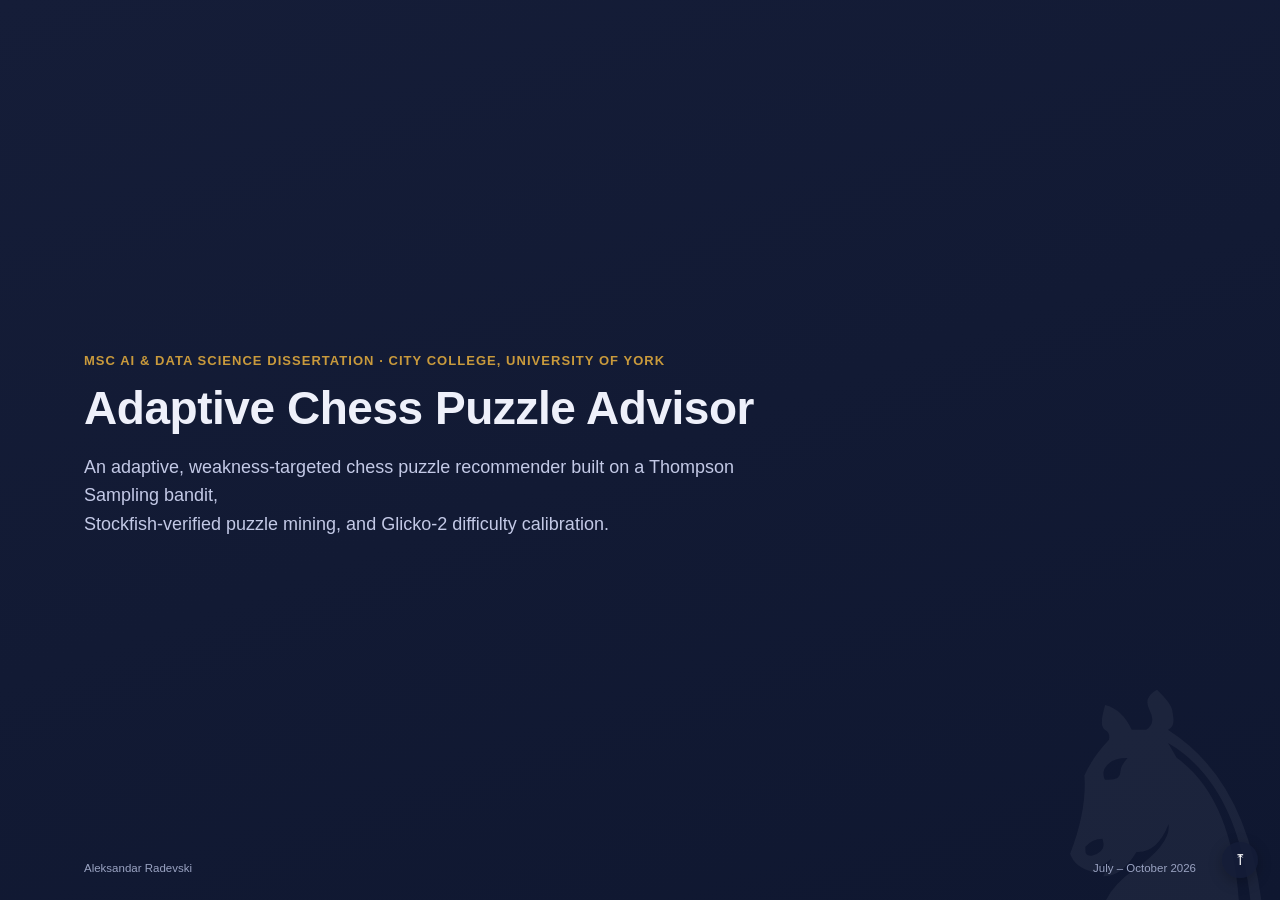
<file: presentation.html>
<!DOCTYPE html>
<html lang="en">
<head>
<meta charset="UTF-8">
<meta name="viewport" content="width=device-width, initial-scale=1.0">
<title>Adaptive Chess Puzzle Advisor — Presentation</title>
<style>
  :root{
    --navy:#151d38; --navy2:#1c2747; --navy3:#232f57;
    --ink:#1a2340; --slate:#4d5878; --line:#e3e6f0;
    --tint:#f5f6fb; --white:#ffffff;
    --gold:#c99a3c; --gold-soft:#f6ecd6;
    --good:#2f7d5e; --good-soft:#e7f4ee;
    --warn:#b3541e; --warn-soft:#fdf1e7;
  }
  *{box-sizing:border-box;}
  html,body{margin:0;padding:0;background:#0c1226;}
  body{font-family:-apple-system,"Segoe UI",Calibri,Arial,sans-serif;color:var(--ink);}
  .deck{scroll-snap-type:y mandatory; overflow-y:scroll; height:100vh;}
  .slide{
    scroll-snap-align:start;
    width:100vw; height:100vh; min-height:560px;
    padding:64px 84px; position:relative; overflow:hidden;
    display:flex; flex-direction:column; justify-content:center;
  }
  .slide.dark{background:linear-gradient(160deg,var(--navy) 0%,#0f1730 100%); color:#eef0fa;}
  .slide.light{background:var(--white); color:var(--ink);}
  .slide.tint{background:var(--tint); color:var(--ink);}

  .eyebrow{font-size:13px; font-weight:700; letter-spacing:.08em; text-transform:uppercase; color:var(--gold); margin:0 0 14px;}
  .dark .eyebrow{color:var(--gold);}
  h1{font-size:46px; font-weight:800; margin:0 0 18px; line-height:1.14; letter-spacing:-0.01em;}
  h2{font-size:30px; font-weight:750; margin:0 0 26px; letter-spacing:-0.01em;}
  p.lead{font-size:18px; line-height:1.6; color:var(--slate); max-width:700px; margin:0 0 8px;}
  .dark p.lead{color:#c3c9e6;}
  .foot{position:absolute; bottom:26px; left:84px; right:84px; display:flex; justify-content:space-between; font-size:11.5px; color:#9aa3c2;}
  .light .foot,.tint .foot{color:#8a91ab;}
  .pagenum{position:absolute; bottom:26px; right:84px; font-size:11.5px; color:#9aa3c2;}
  .light .pagenum,.tint .pagenum{color:#8a91ab;}

  .nav{position:fixed; right:22px; bottom:22px; display:flex; flex-direction:column; gap:8px; z-index:50;}
  .nav a{width:36px; height:36px; border-radius:50%; background:rgba(21,29,56,0.85); color:#fff; display:flex; align-items:center; justify-content:center; text-decoration:none; font-size:15px; box-shadow:0 4px 14px rgba(0,0,0,.25);}
  .nav a:hover{background:var(--gold); color:#1a2340;}

  .piece{font-size:340px; position:absolute; right:-40px; bottom:-90px; color:rgba(255,255,255,0.05); line-height:1;}
  .piece.small{font-size:120px; opacity:.14; position:static; color:var(--navy);}

  .grid-2{display:grid; grid-template-columns:1.05fr .95fr; gap:56px; align-items:center; width:100%;}
  .grid-3{display:grid; grid-template-columns:repeat(3,1fr); gap:26px; width:100%;}
  .grid-4{display:grid; grid-template-columns:repeat(4,1fr); gap:20px; width:100%;}

  .icon-circle{width:50px; height:50px; border-radius:50%; background:var(--gold-soft); color:var(--gold); display:flex; align-items:center; justify-content:center; font-size:22px; flex:none;}
  .dark .icon-circle{background:rgba(201,154,60,0.18); color:var(--gold);}
  .row-icon{display:flex; gap:18px; align-items:flex-start; margin-bottom:22px;}
  .row-icon h3{font-size:17px; margin:2px 0 6px; font-weight:700;}
  .row-icon p{font-size:14.5px; color:var(--slate); margin:0; line-height:1.55;}
  .dark .row-icon p{color:#c3c9e6;}

  .card{background:var(--white); border-radius:14px; padding:22px 24px; box-shadow:0 2px 18px rgba(20,30,70,0.07);}
  .dark .card{background:var(--navy2); box-shadow:none;}
  .card h4{margin:0 0 8px; font-size:15.5px; font-weight:750;}
  .card p{margin:0; font-size:14px; line-height:1.55; color:var(--slate);}
  .dark .card p{color:#c3c9e6;}
  .card.warn{background:var(--warn-soft);}
  .card.warn h4{color:var(--warn);}
  .card.good{background:var(--good-soft);}
  .card.good h4{color:var(--good);}

  .stat{display:flex; flex-direction:column;}
  .stat .num{font-size:50px; font-weight:800; color:var(--gold); line-height:1;}
  .light .stat .num,.tint .stat .num{color:var(--ink);}
  .stat .lbl{font-size:12.5px; color:#9aa3c2; text-transform:uppercase; letter-spacing:.05em; margin-top:6px;}
  .light .stat .lbl,.tint .stat .lbl{color:var(--slate);}

  table{width:100%; border-collapse:collapse; font-size:14.5px;}
  th,td{text-align:left; padding:10px 12px; border-bottom:1px solid var(--line); vertical-align:top;}
  th{font-weight:700; background:rgba(0,0,0,0.02); font-size:12.5px; text-transform:uppercase; letter-spacing:.04em; color:var(--slate);}
  .dark table{color:#eef0fa;}
  .dark th,.dark td{border-bottom:1px solid rgba(255,255,255,0.12);}
  .dark th{background:rgba(255,255,255,0.04); color:#c3c9e6;}
  code{font-family:Consolas,Menlo,monospace; background:rgba(0,0,0,0.05); border-radius:4px; padding:1px 5px; font-size:0.86em;}
  .dark code{background:rgba(255,255,255,0.1); color:#f6ecd6;}
  .mono-block{font-family:Consolas,Menlo,monospace; font-size:13px; background:var(--navy); color:#e8eaf4; padding:16px 18px; border-radius:10px; line-height:1.6;}

  .bullets{list-style:none; margin:0; padding:0;}
  .bullets li{position:relative; padding-left:24px; margin-bottom:11px; font-size:15px; line-height:1.55;}
  .bullets li::before{content:"›"; position:absolute; left:0; color:var(--gold); font-weight:800;}

  .diagram-wrap svg{display:block; width:100%; height:auto;}
  .node-box{fill:var(--white); stroke:var(--ink); stroke-width:1.2;}
  .tint .node-box, .light .node-box{fill:#ffffff;}
  .node-box.accent{fill:var(--gold-soft); stroke:var(--gold);}
  .node-box.warn{fill:var(--warn-soft); stroke:var(--warn);}
  .node-box.navy{fill:var(--navy2); stroke:#3a4670;}
  .node-title{font:700 12.5px -apple-system,"Segoe UI",sans-serif; fill:var(--ink); text-anchor:middle;}
  .node-sub{font:11px Consolas,Menlo,monospace; fill:var(--slate); text-anchor:middle;}
  .node-title.on-navy{fill:#eef0fa;} .node-sub.on-navy{fill:#aeb6d6;}
  .edge{fill:none; stroke:#9aa3c2; stroke-width:1.4;}
  .edge.gold{stroke:var(--gold);}
  .edge-label{font:10.5px -apple-system,"Segoe UI",sans-serif; fill:var(--slate); text-anchor:middle;}
  .edge-label.bg{fill:#ffffff;}

  @media print{
    .nav{display:none;}
    .deck{overflow:visible; height:auto;}
    .slide{page-break-after:always; height:100vh;}
    html,body{background:#fff;}
    @page{size:landscape; margin:0;}
  }
</style>
</head>
<body>

<svg width="0" height="0" style="position:absolute">
  <defs>
    <marker id="a" viewBox="0 0 10 10" refX="9" refY="5" markerWidth="6.5" markerHeight="6.5" orient="auto-start-reverse">
      <path d="M0,0 L10,5 L0,10 z" fill="#9aa3c2"></path>
    </marker>
    <marker id="ag" viewBox="0 0 10 10" refX="9" refY="5" markerWidth="6.5" markerHeight="6.5" orient="auto-start-reverse">
      <path d="M0,0 L10,5 L0,10 z" fill="#c99a3c"></path>
    </marker>
  </defs>
</svg>

<div class="nav">
  <a href="#s1" title="First slide">⤒</a>
</div>

<div class="deck">

<!-- ============ 1. TITLE ============ -->
<section class="slide dark" id="s1">
  <div class="piece">♞</div>
  <div class="eyebrow">MSc AI &amp; Data Science Dissertation · City College, University of York</div>
  <h1>Adaptive Chess Puzzle Advisor</h1>
  <p class="lead">An adaptive, weakness-targeted chess puzzle recommender built on a Thompson Sampling bandit,<br>Stockfish-verified puzzle mining, and Glicko-2 difficulty calibration.</p>
  <div class="foot"><span>Aleksandar Radevski</span><span>July – October 2026</span></div>
</section>

<!-- ============ 2. PITCH ============ -->
<section class="slide light" id="s2">
  <div class="eyebrow">Overview</div>
  <h2>What the system does</h2>
  <div class="row-icon"><div class="icon-circle">♟</div><div><h3>Analyse</h3><p>Pulls a player's Chess.com game history and estimates which of 23 tactical categories they're weakest in.</p></div></div>
  <div class="row-icon"><div class="icon-circle">♞</div><div><h3>Recommend, adaptively</h3><p>A Thompson Sampling multi-armed bandit selects which category to practise next, updating in real time from every solve/fail.</p></div></div>
  <div class="row-icon" style="margin-bottom:34px;"><div class="icon-circle">♛</div><div><h3>Mine &amp; calibrate</h3><p>Puzzles come from a 6M-row Lichess database plus puzzles mined directly from the player's own games; two offline models (Glicko-2, a trained classifier) extend the calibration further.</p></div></div>
  <div class="grid-4">
    <div class="stat"><div class="num">23</div><div class="lbl">Weakness categories</div></div>
    <div class="stat"><div class="num">6M+</div><div class="lbl">Lichess puzzles</div></div>
    <div class="stat"><div class="num">128</div><div class="lbl">Passing tests</div></div>
    <div class="stat"><div class="num">4</div><div class="lbl">Real users so far</div></div>
  </div>
  <div class="pagenum">2 / 24</div>
</section>

<!-- ============ 3. ARCHITECTURE ============ -->
<section class="slide tint" id="s3">
  <div class="eyebrow">System design</div>
  <h2>Architecture at a glance</h2>
  <div class="diagram-wrap">
    <svg viewBox="0 0 980 300" xmlns="http://www.w3.org/2000/svg">
      <path class="edge" d="M110,60 L110,90" marker-end="url(#a)"/>
      <path class="edge" d="M110,150 L110,180" marker-end="url(#a)"/>
      <path class="edge" d="M280,120 L340,120 L340,205" marker-end="url(#a)"/>
      <path class="edge" d="M220,210 L340,210" marker-end="url(#a)"/>
      <path class="edge" d="M540,210 L610,210" marker-end="url(#a)"/>
      <path class="edge" d="M610,240 C560,260 540,260 470,235" marker-end="url(#a)"/>
      <path class="edge gold" d="M700,240 L700,270 L560,270 L560,255" marker-end="url(#ag)" stroke-dasharray="5 3"/>
      <path class="edge" d="M840,240 L840,270 L720,270 L720,255" marker-end="url(#a)"/>
      <text class="edge-label" x="583" y="30">solve / fail loop</text>

      <g><rect class="node-box" x="20" y="20" width="180" height="40" rx="8"/><text class="node-title" x="110" y="45">Chess.com API</text></g>
      <g><rect class="node-box" x="20" y="90" width="180" height="60" rx="8"/><text class="node-title" x="110" y="115">Stockfish Analyzer</text><text class="node-sub" x="110" y="132">+ rule-based scorer</text></g>
      <g><rect class="node-box" x="20" y="180" width="200" height="60" rx="8"/><text class="node-title" x="120" y="205">4-Gate Puzzle Miner</text><text class="node-sub" x="120" y="222">own-game mining</text></g>

      <g><rect class="node-box accent" x="340" y="180" width="200" height="60" rx="8"/><text class="node-title" x="440" y="205">Thompson Sampling</text><text class="node-sub" x="440" y="222">Bandit · 23 arms</text></g>
      <g><rect class="node-box accent" x="610" y="180" width="200" height="60" rx="8"/><text class="node-title" x="710" y="205">Adaptive session</text><text class="node-sub" x="710" y="222">/api/session/puzzle</text></g>

      <g><rect class="node-box" x="480" y="20" width="220" height="60" rx="8"/><text class="node-title" x="590" y="45">Lichess Puzzle DB</text><text class="node-sub" x="590" y="62">~6M rows</text></g>

      <g><rect class="node-box" x="440" y="255" width="200" height="45" rx="8" stroke-dasharray="4 3"/><text class="node-sub" x="540" y="282">Glicko-2 fitter (offline)</text></g>
      <g><rect class="node-box accent" x="640" y="255" width="220" height="45" rx="8"/><text class="node-sub" x="750" y="282">ML classifier — opt-in flag</text></g>
    </svg>
  </div>
  <p class="lead" style="margin-top:6px;">Solid = live in the app today — including the ML classifier, reachable via the <code>WEAKNESS_MODEL=ml</code> opt-in flag. Dashed gold = built and validated, not yet wired into the serving path (Glicko-2 fitter only).</p>
  <div class="pagenum">3 / 24</div>
</section>

<!-- ============ 4. PIPELINE 1 ============ -->
<section class="slide light" id="s4">
  <div class="eyebrow">Pipeline 1</div>
  <h2>Player analysis — from games to a weakness profile</h2>
  <div class="diagram-wrap">
    <svg viewBox="0 0 960 170" xmlns="http://www.w3.org/2000/svg">
      <path class="edge" d="M170,40 L210,40" marker-end="url(#a)"/>
      <path class="edge" d="M370,40 L410,40" marker-end="url(#a)"/>
      <path class="edge" d="M580,25 L620,25 L620,55" marker-end="url(#a)"/>
      <path class="edge" d="M580,55 L620,55 L620,95" marker-end="url(#a)"/>
      <path class="edge" d="M780,60 L820,60" marker-end="url(#a)"/>
      <text class="edge-label" x="600" y="15">stockfish found (default)</text>
      <text class="edge-label" x="600" y="112">not found / engine fails (last resort)</text>

      <g><rect class="node-box" x="20" y="15" width="150" height="50" rx="8"/><text class="node-title" x="95" y="45">Chess.com API</text></g>
      <g><rect class="node-box" x="210" y="15" width="160" height="50" rx="8"/><text class="node-title" x="290" y="40">Stockfish</text><text class="node-sub" x="290" y="55">analyze_game()</text></g>
      <g><rect class="node-box accent" x="420" y="0" width="160" height="50" rx="8"/><text class="node-title" x="500" y="30">build_profile()</text></g>
      <g><rect class="node-box warn" x="420" y="70" width="160" height="50" rx="8"/><text class="node-title" x="500" y="100">_heuristic_profile()</text></g>
      <g><rect class="node-box accent" x="620" y="35" width="160" height="50" rx="8"/><text class="node-title" x="700" y="65">Bandit priors</text></g>
      <g><rect class="node-box" x="820" y="35" width="120" height="50" rx="8"/><text class="node-title" x="880" y="55">Puzzle</text><text class="node-sub" x="880" y="72">session</text></g>
    </svg>
  </div>
  <ul class="bullets" style="margin-top:26px;">
    <li>Every player move is evaluated before and after with Stockfish — a ≥50cp drop is logged as an error, with severity and now also a tactical <strong>category</strong>.</li>
    <li><code>build_profile()</code> converts error patterns into per-category weakness scores via hand-tuned thresholds (not learned — see slide 5).</li>
    <li>A crude engine-free fallback exists for when Stockfish can't be located — more on that on slide 15.</li>
  </ul>
  <div class="pagenum">4 / 24</div>
</section>

<!-- ============ 5. RULE-BASED SCORER ============ -->
<section class="slide tint" id="s5">
  <div class="eyebrow">Pipeline 1, continued</div>
  <h2>The rule-based weakness scorer</h2>
  <table>
    <tr><th>Signal</th><th>Rule</th><th>Effect</th></tr>
    <tr><td>Middlegame error rate &gt; 0.5</td><td><code>boost = min(0.25, rate × 0.3)</code></td><td>Fork / Pin / Skewer / Sacrifice / Deflection / Hanging Piece / King Safety / Discovered Attack each +boost</td></tr>
    <tr><td>Endgame error rate &gt; 0.25</td><td><code>boost = min(0.30, rate × 0.4)</code></td><td>All 6 endgame categories +boost</td></tr>
    <tr><td>Blunders/game ≥ 2</td><td>fixed +0.25</td><td>Hanging Piece, Fork, Pin</td></tr>
    <tr><td>Blunders/game ≥ 1</td><td>fixed +0.15</td><td>Hanging Piece, Fork</td></tr>
    <tr><td>Accuracy estimate &lt; 70</td><td>fixed +0.10</td><td>Fork, Pin, Skewer, Discovered Attack</td></tr>
  </table>
  <div class="card warn" style="margin-top:26px; max-width:640px;">
    <h4>Why this matters</h4>
    <p>All 23 categories start at 0.5 and move via hard-coded if/else thresholds — not learned from data. This is exactly the gap the trained classifier on slide 12–13 was built to close.</p>
  </div>
  <div class="pagenum">5 / 24</div>
</section>

<!-- ============ 6. PIPELINE 2 ============ -->
<section class="slide light" id="s6">
  <div class="eyebrow">Pipeline 2</div>
  <h2>Mining puzzles from the player's own games</h2>
  <div class="diagram-wrap">
    <svg viewBox="0 0 980 130" xmlns="http://www.w3.org/2000/svg">
      <path class="edge" d="M150,40 L190,40" marker-end="url(#a)"/>
      <path class="edge" d="M330,40 L370,40" marker-end="url(#a)"/>
      <path class="edge" d="M510,40 L550,40" marker-end="url(#a)"/>
      <path class="edge" d="M690,40 L730,40" marker-end="url(#a)"/>
      <path class="edge" d="M150,60 L150,95" marker-end="url(#a)"/>
      <path class="edge" d="M330,60 L330,95" marker-end="url(#a)"/>
      <path class="edge" d="M510,60 L510,95" marker-end="url(#a)"/>
      <path class="edge" d="M690,60 L690,95" marker-end="url(#a)"/>
      <text class="edge-label" x="150" y="112">skip</text><text class="edge-label" x="330" y="112">skip</text>
      <text class="edge-label" x="510" y="112">skip</text><text class="edge-label" x="690" y="112">skip</text>

      <g><rect class="node-box accent" x="20" y="15" width="130" height="50" rx="8"/><text class="node-sub" x="85" y="35">Gate 1</text><text class="node-sub" x="85" y="50">Detection ≥150cp</text></g>
      <g><rect class="node-box accent" x="200" y="15" width="130" height="50" rx="8"/><text class="node-sub" x="265" y="35">Gate 2</text><text class="node-sub" x="265" y="50">Clarity ≥100cp</text></g>
      <g><rect class="node-box accent" x="380" y="15" width="130" height="50" rx="8"/><text class="node-sub" x="445" y="35">Gate 3</text><text class="node-sub" x="445" y="50">Forced continuation</text></g>
      <g><rect class="node-box accent" x="560" y="15" width="130" height="50" rx="8"/><text class="node-sub" x="625" y="35">Gate 4</text><text class="node-sub" x="625" y="50">Depth-18 verify</text></g>
      <g><rect class="node-box accent" x="740" y="15" width="220" height="50" rx="8"/><text class="node-title" x="850" y="38">Puzzle accepted</text><text class="node-sub" x="850" y="53">classify + estimate rating</text></g>
    </svg>
  </div>
  <div class="grid-3" style="margin-top:30px;">
    <div class="card"><h4>150cp</h4><p>Minimum eval-drop to count as a real blunder (<code>PUZZLE_THRESHOLD</code>)</p></div>
    <div class="card"><h4>100cp</h4><p>PV1 must beat PV2 by this much — rejects dual-solution puzzles</p></div>
    <div class="card"><h4>Depth 18</h4><p>Final re-verification pass before the puzzle is accepted</p></div>
  </div>
  <p class="lead" style="margin-top:20px;">An earlier heuristic-only (no-engine) mode was tried and <strong>removed</strong> — it produced ~40% false positives.</p>
  <div class="pagenum">6 / 24</div>
</section>

<!-- ============ 7. PIPELINE 3 ============ -->
<section class="slide tint" id="s7">
  <div class="eyebrow">Pipeline 3</div>
  <h2>The Thompson Sampling recommendation loop</h2>
  <div class="grid-2">
    <div class="diagram-wrap">
      <svg viewBox="0 0 420 380" xmlns="http://www.w3.org/2000/svg">
        <path class="edge" d="M210,60 L210,100" marker-end="url(#a)"/>
        <path class="edge" d="M210,160 L210,200" marker-end="url(#a)"/>
        <path class="edge" d="M150,240 C90,260 90,60 150,40" marker-end="url(#a)"/>
        <text class="edge-label" x="70" y="150">loop back</text>
        <g><rect class="node-box accent" x="90" y="10" width="240" height="50" rx="8"/><text class="node-title" x="210" y="30">Sample θᵢ ~ Beta(αᵢ,βᵢ)</text><text class="node-sub" x="210" y="47">for all 23 arms</text></g>
        <g><rect class="node-box accent" x="90" y="110" width="240" height="50" rx="8"/><text class="node-title" x="210" y="140">Pick argmin θᵢ = weakest</text></g>
        <g><rect class="node-box" x="90" y="210" width="240" height="50" rx="8"/><text class="node-title" x="210" y="240">Serve puzzle in category</text></g>
        <g><rect class="node-box" x="60" y="290" width="150" height="50" rx="8"/><text class="node-sub" x="135" y="312">solved</text><text class="node-sub" x="135" y="327">α += 1</text></g>
        <g><rect class="node-box" x="220" y="290" width="150" height="50" rx="8"/><text class="node-sub" x="295" y="312">failed</text><text class="node-sub" x="295" y="327">β += 1</text></g>
      </svg>
    </div>
    <div>
      <p class="lead">Serving cascade order:</p>
      <ol class="bullets" style="list-style:decimal; padding-left:20px;">
        <li style="padding-left:2px;">User-mined puzzle, target category, unseen</li>
        <li style="padding-left:2px;">Any unseen mined puzzle (40% of the time)</li>
        <li style="padding-left:2px;">Lichess pool, target category, rating window</li>
        <li style="padding-left:2px;">Lichess pool, widened rating window</li>
        <li style="padding-left:2px;">Lichess pool, any category</li>
        <li style="padding-left:2px;">Last resort: allow a repeat, flagged explicitly</li>
      </ol>
    </div>
  </div>
  <div class="pagenum">7 / 24</div>
</section>

<!-- ============ 8. TS MATH I ============ -->
<section class="slide light" id="s8">
  <div class="eyebrow">The mathematics</div>
  <h2>Thompson Sampling — why Beta(α, β)?</h2>
  <div class="grid-2">
    <div>
      <p class="lead">Each category is a <strong>Bernoulli process</strong>: every attempt is a solve (1) or fail (0) with unknown true probability <code>pᵢ</code>.</p>
      <p class="lead">Beta is the <strong>conjugate prior</strong> for Bernoulli — the posterior after new evidence is exactly another Beta, in closed form:</p>
      <div class="mono-block">if solved: arm.alpha += 1<br>else:      arm.beta  += 1</div>
    </div>
    <table>
      <tr><th>Quantity</th><th>Meaning</th></tr>
      <tr><td><code>α − 1</code></td><td>effective solves seen (real + prior)</td></tr>
      <tr><td><code>β − 1</code></td><td>effective fails seen</td></tr>
      <tr><td><code>α + β</code></td><td>total confidence — bigger = narrower posterior</td></tr>
      <tr><td>mean</td><td><code>α / (α+β)</code> — best point estimate</td></tr>
      <tr><td>variance</td><td><code>αβ / [(α+β)²(α+β+1)]</code> — shrinks with evidence</td></tr>
    </table>
  </div>
  <div class="pagenum">8 / 24</div>
</section>

<!-- ============ 9. TS MATH II ============ -->
<section class="slide tint" id="s9">
  <div class="eyebrow">The mathematics, continued</div>
  <h2>Sampling — not averaging — is what makes exploration free</h2>
  <div class="grid-2">
    <div class="diagram-wrap">
      <svg viewBox="0 0 420 220" xmlns="http://www.w3.org/2000/svg">
        <path class="edge" d="M20,190 L400,190" stroke="#c7cce0"/>
        <path d="M40,190 C 90,190 100,40 150,40 C 200,40 210,190 260,190" fill="none" stroke="#c99a3c" stroke-width="2.5"/>
        <path d="M40,190 C 110,190 150,120 220,120 C 290,120 330,190 390,190" fill="none" stroke="#4d5878" stroke-width="2.5" stroke-dasharray="1 0"/>
        <text class="edge-label" x="150" y="30">confident</text>
        <text class="edge-label" x="150" y="215">(many attempts — narrow)</text>
        <text class="edge-label" x="300" y="105">uncertain</text>
        <text class="edge-label" x="300" y="215" style="visibility:hidden">.</text>
        <text class="edge-label" x="330" y="215">(few attempts — wide)</text>
      </svg>
    </div>
    <div>
      <div class="card" style="margin-bottom:16px;">
        <h4>Worked example</h4>
        <p>"Fork" attempted 8×, solved 3× → α=4, β=6, mean=0.4. A sample might land at 0.28 (looks weaker) or 0.55 (looks fine) — both are legitimate draws. The randomness <em>is</em> the mechanism, not noise.</p>
      </div>
      <div class="card good">
        <h4>The one deliberate inversion</h4>
        <p><code>select_one()</code> picks the <strong>lowest</strong> sampled θ, not the highest — θ measures proficiency here, and the goal is to practise weaknesses, not strengths.</p>
      </div>
    </div>
  </div>
  <div class="pagenum">9 / 24</div>
</section>

<!-- ============ 10. GLICKO-2 I ============ -->
<section class="slide light" id="s10">
  <div class="eyebrow">Offline research component</div>
  <h2>Glicko-2 — beyond a single Elo number</h2>
  <table>
    <tr><th>Symbol</th><th>Name</th><th>Meaning</th></tr>
    <tr><td><code>r</code> / <code>rating</code></td><td>Rating</td><td>same interpretation as Elo — higher is stronger / harder</td></tr>
    <tr><td><code>RD</code> / <code>rd</code></td><td>Rating Deviation</td><td>the system's <em>uncertainty</em> — <code>rating ± 2×RD</code> ≈ 95% confidence interval</td></tr>
    <tr><td><code>σ</code> / <code>volatility</code></td><td>Volatility</td><td>how erratically true skill seems to move — real change vs normal noise</td></tr>
  </table>
  <p class="lead" style="margin-top:24px;">A bare Elo number can't tell "we're very sure" from "we just guessed." A new puzzle or player starts with high RD; it shrinks as real evidence accumulates.</p>
  <div class="pagenum">10 / 24</div>
</section>

<!-- ============ 11. GLICKO-2 II ============ -->
<section class="slide tint" id="s11">
  <div class="eyebrow">Offline research component</div>
  <h2>Update mechanics &amp; validation</h2>
  <div class="grid-2">
    <ol class="bullets" style="list-style:decimal; padding-left:20px;">
      <li style="padding-left:2px;"><code>g(φⱼ)</code> — discount by the opponent's own uncertainty</li>
      <li style="padding-left:2px;"><code>E(μ,μⱼ,φⱼ)</code> — expected outcome (logistic, like Elo)</li>
      <li style="padding-left:2px;"><code>v</code> — variance of the rating change</li>
      <li style="padding-left:2px;"><code>Δ</code> — actual vs expected outcome, scaled by v</li>
      <li style="padding-left:2px;">Solve for new <code>σ′</code> via the Illinois root-finder</li>
      <li style="padding-left:2px;">Update <code>φ′</code>, <code>μ′</code>; convert back to (rating, RD)</li>
    </ol>
    <div>
      <div class="card good" style="margin-bottom:16px;">
        <h4>Matches Glickman's own published example</h4>
        <p>1500 / RD200 / vol0.06, three games → <strong>1464.06 / 151.52 / 0.05999</strong>, matched to tested tolerance.</p>
      </div>
      <div class="grid-3">
        <div class="stat"><div class="num">105</div><div class="lbl">Events fitted</div></div>
        <div class="stat"><div class="num">3</div><div class="lbl">Real players</div></div>
        <div class="stat"><div class="num">61</div><div class="lbl">Puzzles fitted</div></div>
      </div>
    </div>
  </div>
  <div class="pagenum">11 / 24</div>
</section>

<!-- ============ 12. ML CLASSIFIER DESIGN ============ -->
<section class="slide light" id="s12">
  <div class="eyebrow">Offline research component</div>
  <h2>Trained weakness classifier — build_profile_ml()</h2>
  <ul class="bullets">
    <li>Drop-in alternative to the rule-based scorer — same signature, same output shape, only <code>weakness_scores</code> differs.</li>
    <li><strong>30 input features</strong>: 7 coarse summary stats + 23 per-category observed error rates (now measurable thanks to the new <code>MoveError.category</code> field).</li>
    <li><code>RandomForestRegressor</code> predicts all 23 category weaknesses at once.</li>
    <li>Trained on <strong>simulated players</strong> — only 4 real players have any mined-puzzle history, far too few for a statistically meaningful held-out-player split.</li>
    <li>Synthetic data generated via a <strong>Dirichlet-multinomial</strong> process: true-weak categories get boosted concentration, so observed error counts are realistically noisy, not hand-tuned to look good.</li>
  </ul>
  <div class="pagenum">12 / 24</div>
</section>

<!-- ============ 13. ML CLASSIFIER RESULTS ============ -->
<section class="slide tint" id="s13">
  <div class="eyebrow">Offline research component</div>
  <h2>Held-out-player cross-validation (300 synthetic players)</h2>
  <table>
    <tr><th>Fold</th><th>Model MAE</th><th>Baseline MAE</th><th>Top weakness in predicted top-3</th></tr>
    <tr><td>0</td><td>0.1645</td><td>0.1674</td><td>30%</td></tr>
    <tr><td>1</td><td>0.1628</td><td>0.1649</td><td>30%</td></tr>
    <tr><td>2</td><td>0.1638</td><td>0.1674</td><td>27%</td></tr>
    <tr><td>3</td><td>0.1642</td><td>0.1677</td><td>38%</td></tr>
    <tr><td>4</td><td>0.1686</td><td>0.1710</td><td>40%</td></tr>
    <tr><td><strong>Mean</strong></td><td><strong>0.1648</strong></td><td><strong>0.1677</strong></td><td><strong>33%</strong></td></tr>
  </table>
  <div class="grid-3" style="margin-top:22px;">
    <div class="card good"><h4>Beats baseline</h4><p>In every single fold, consistently</p></div>
    <div class="card good"><h4>~2.5× random</h4><p>33% top-3 hit rate vs ~13% chance</p></div>
    <div class="card warn"><h4>Honest caveat</h4><p>Validates methodology, not yet real-world accuracy</p></div>
  </div>
  <div class="pagenum">13 / 24</div>
</section>

<!-- ============ 14. WHAT'S GENUINELY AI ============ -->
<section class="slide dark" id="s14">
  <div class="eyebrow">The honest answer</div>
  <h2>What's genuinely AI-driven here</h2>
  <table>
    <tr><th>Component</th><th>Category</th><th>Learned from data?</th></tr>
    <tr><td>Thompson Sampling bandit</td><td>Bayesian reinforcement learning</td><td><strong style="color:#8fd6b4">Yes — live, online</strong></td></tr>
    <tr><td>RandomForest classifier</td><td>Supervised ML</td><td><strong style="color:#8fd6b4">Yes</strong> — trained, reachable opt-in (<code>WEAKNESS_MODEL=ml</code>), not the default</td></tr>
    <tr><td>Glicko-2 fitter</td><td>Bayesian statistical estimation</td><td><strong style="color:#8fd6b4">Yes</strong> — data volume still small</td></tr>
    <tr><td>Stockfish (3rd-party)</td><td>Classical search AI</td><td>Yes, but not this project's contribution</td></tr>
    <tr><td><code>_classify_tactic()</code></td><td>Rule-based / symbolic</td><td>No — hand-coded</td></tr>
    <tr><td>Rule-based scorer</td><td>Hand-tuned thresholds</td><td>No</td></tr>
  </table>
  <p class="lead" style="margin-top:22px; color:#c3c9e6;">The strongest claim: the live, online <strong style="color:#f6ecd6">Thompson Sampling bandit</strong> — a textbook Bayesian exploration/exploitation system, updating from every real puzzle attempt.</p>
  <div class="pagenum">14 / 24</div>
</section>

<!-- ============ 15. LIMITATIONS ============ -->
<section class="slide light" id="s15">
  <div class="eyebrow">Found by re-reading the live code — and fixed</div>
  <h2>Known limitations &amp; discovered bugs</h2>
  <div class="card good" style="margin-bottom:16px;">
    <h4>✓ Fixed — the real scorer now actually runs</h4>
    <p><code>analysis_start()</code> used to look for Stockfish via <code>shutil.which("stockfish")</code>, which never checked the bundled binary — the app silently fell back to the crude heuristic scorer almost every time. Now calls <code>find_stockfish()</code> instead, the same resolver puzzle mining already used. <code>build_profile()</code> is the default path on every successful analysis.</p>
  </div>
  <div class="card good" style="margin-bottom:16px;">
    <h4>✓ Fixed — all three weakness-scoring paths now wired together</h4>
    <p>Rule-based <code>build_profile()</code> is the default (per the fix above). The trained ML classifier <code>build_profile_ml()</code> is now reachable too, via a new <code>WEAKNESS_MODEL=ml</code> opt-in flag — deliberately not the default, since it's only validated on simulated players so far. Heuristic remains the last-resort fallback.</p>
  </div>
  <div class="card good" style="margin-bottom:16px;">
    <h4>✓ Found &amp; fixed live — a second bug the first fix exposed</h4>
    <p>Fixing the scorer meant Stockfish ran against real games for the first time. That immediately surfaced <code>multipv=1</code> making <code>engine.analyse()</code> return a list, not a dict — crashing every move analysis. Caught in a live smoke test, fixed by dropping the unnecessary kwarg. Zero test coverage before this, since the unit tests are deliberately engine-free.</p>
  </div>
  <div class="card warn">
    <h4>Still open: stale documentation &amp; two difficulty-tier schemes</h4>
    <p>README and eval CLI docstrings quote outdated tuning constants; the Lichess pool and mined puzzles use two different tier boundaries. Cosmetic, not yet cleaned up — the honest remaining gap on this list.</p>
  </div>
  <div class="pagenum">15 / 24</div>
</section>

<!-- ============ 16. VALIDATION SUMMARY ============ -->
<section class="slide tint" id="s16">
  <div class="eyebrow">Evidence, not assertion</div>
  <h2>Validation summary</h2>
  <div class="grid-4">
    <div class="stat"><div class="num">128</div><div class="lbl">Tests, 8 files, offline</div></div>
    <div class="stat"><div class="num">✓</div><div class="lbl">Glicko-2 matches published paper</div></div>
    <div class="stat"><div class="num">✓</div><div class="lbl">Bandit favours weaker arm (seeded test)</div></div>
    <div class="stat"><div class="num">5/5</div><div class="lbl">CV folds beat baseline</div></div>
  </div>
  <ul class="bullets" style="margin-top:30px;">
    <li>Every claim in this deck is traceable to a specific file, function, or test in the repository.</li>
    <li>Where the code contradicts itself or the docs, it's called out explicitly (slide 15) rather than smoothed over.</li>
  </ul>
  <div class="pagenum">16 / 24</div>
</section>

<!-- ============ 17. QUICK-REFERENCE NUMBERS ============ -->
<section class="slide light" id="s17">
  <div class="eyebrow">Cheat sheet</div>
  <h2>Numbers worth having ready</h2>
  <div class="grid-4" style="row-gap:34px;">
    <div class="stat"><div class="num">23</div><div class="lbl">Weakness categories (bandit arms)</div></div>
    <div class="stat"><div class="num">6M+</div><div class="lbl">Lichess puzzles, filtered &amp; re-categorised</div></div>
    <div class="stat"><div class="num">128</div><div class="lbl">Passing tests, 8 files, all offline</div></div>
    <div class="stat"><div class="num">4</div><div class="lbl">Real players profiled so far</div></div>
    <div class="stat"><div class="num">300</div><div class="lbl">Synthetic players, 5-fold CV</div></div>
    <div class="stat"><div class="num">33%</div><div class="lbl">Top-3 weakness hit rate (~2.5× random)</div></div>
    <div class="stat"><div class="num">10</div><div class="lbl">α + β prior budget per category (bandit)</div></div>
    <div class="stat"><div class="num">4</div><div class="lbl">Stockfish verification gates per mined puzzle</div></div>
  </div>
  <p class="lead" style="margin-top:34px;">If a number gets asked for and isn't here, it's in <code>dissertation_documentation.md</code> §5–§7 with the exact line of code it came from.</p>
  <div class="pagenum">17 / 24</div>
</section>

<!-- ============ 18. Q&amp;A CHEAT SHEET ============ -->
<section class="slide tint" id="s18">
  <div class="eyebrow">Prepared answers</div>
  <h2>Anticipated questions — cheat sheet</h2>
  <table>
    <tr><th>If asked…</th><th>Short answer</th></tr>
    <tr><td>Is this reinforcement learning?</td><td>Yes — a Bayesian multi-armed bandit (Thompson Sampling). Not deep RL: no neural policy network, no PPO/DQN.</td></tr>
    <tr><td>How do you know the bandit actually works?</td><td>Unit-tested directly: priors seed correctly, <code>update()</code> moves α/β the right way, <code>select_one()</code> statistically favours the weaker arm under a seeded RNG.</td></tr>
    <tr><td>Where does puzzle quality assurance come from?</td><td>Two independent layers: the 4-gate mining pipeline rejects bad extractions before saving; a separate 5-dimension evaluator re-scores whatever is kept.</td></tr>
    <tr><td>What's the single biggest gap right now?</td><td>Data volume, not methodology — only 4 real players so far. The Stockfish-detection bug that used to compound this (slide 15) is fixed.</td></tr>
    <tr><td>Why Thompson Sampling, not UCB or epsilon-greedy?</td><td>No separate tunable exploration parameter — posterior width does the exploring automatically, and it matches UCB-style performance for Bernoulli rewards.</td></tr>
    <tr><td>What would you do with another month?</td><td>Collect more real data, run a real A/B of <code>build_profile_ml()</code> vs the rule-based scorer, wire the Glicko-2 fitter into serving, clean up stale docs.</td></tr>
  </table>
  <div class="pagenum">18 / 24</div>
</section>

<!-- ============ 19. TECH STACK ============ -->
<section class="slide light" id="s19">
  <div class="eyebrow">Implementation</div>
  <h2>Technology stack</h2>
  <table>
    <tr><th>Layer</th><th>Technology</th></tr>
    <tr><td>Core language</td><td>Python 3.13</td></tr>
    <tr><td>Chess logic / engine</td><td>python-chess, Stockfish 18</td></tr>
    <tr><td>Bandit / recommender</td><td>Custom Thompson Sampling (numpy.random.beta)</td></tr>
    <tr><td>Difficulty rating</td><td>Custom from-scratch Glicko-2</td></tr>
    <tr><td>Weakness classifier</td><td>scikit-learn RandomForestRegressor</td></tr>
    <tr><td>Data processing</td><td>pandas, pyarrow (Parquet)</td></tr>
    <tr><td>Backend / frontend</td><td>Flask + flask-cors · vanilla JS SPA, same origin</td></tr>
    <tr><td>Testing</td><td>pytest — 128 tests, fully offline</td></tr>
  </table>
  <div class="pagenum">19 / 24</div>
</section>

<!-- ============ 20. NEXT ============ -->
<section class="slide tint" id="s20">
  <div class="eyebrow">Roadmap</div>
  <h2>Priorities for the next iteration</h2>
  <ol class="bullets" style="list-style:decimal; padding-left:22px; font-size:17px;">
    <li style="padding-left:4px;">Collect more real puzzle-session data (currently 4 players, 105 events) so the Glicko-2 fitter and ML classifier have enough evidence to beat the rule-based scorer</li>
    <li style="padding-left:4px;">Run a real A/B comparison of <code>build_profile_ml()</code> against <code>build_profile()</code> — both are now genuinely reachable in the live app, so this is a data-collection problem, not an engineering one</li>
    <li style="padding-left:4px;">Load the Glicko-2 fitter's output into the live serving path the same way the ML classifier now is</li>
    <li style="padding-left:4px;">Reconcile the two difficulty-tier schemes and refresh stale tuning-constant docs</li>
  </ol>
  <div class="pagenum">20 / 24</div>
</section>

<!-- ============ 21. LITERATURE FOUNDATIONS ============ -->
<section class="slide light" id="s21">
  <div class="eyebrow">Academic grounding</div>
  <h2>What each component stands on</h2>
  <table>
    <tr><th>Component</th><th>Grounding source</th><th>What it justifies</th></tr>
    <tr>
      <td><strong>Thompson Sampling bandit</strong><br><code>recommender/bandit.py</code></td>
      <td>Thompson (1933); Russo <em>et al.</em> (2018)</td>
      <td>The posterior-sampling selection rule and its regret guarantees</td>
    </tr>
    <tr>
      <td><strong>Choice of TS over UCB / ε-greedy</strong></td>
      <td>Auer <em>et al.</em> (2002); Chapelle &amp; Li (2011)</td>
      <td>Empirical case for TS under Bernoulli rewards, with no tuning parameter</td>
    </tr>
    <tr>
      <td><strong>Per-skill mastery posture</strong><br><code>player_profiler.py</code></td>
      <td>Corbett &amp; Anderson (1995)</td>
      <td>Bayesian per-skill belief updated from binary evidence — the ITS template</td>
    </tr>
    <tr>
      <td><strong>Glicko-2 fitter</strong><br><code>difficulty_fitter.py</code></td>
      <td>Glickman (1999, 2012)</td>
      <td>The algorithm itself <em>and</em> the worked example used as the test fixture</td>
    </tr>
    <tr>
      <td><strong>RandomForest classifier</strong><br><code>ml_weakness_model.py</code></td>
      <td>Breiman (2001); Pedregosa <em>et al.</em> (2011)</td>
      <td>Ensemble regression and the cross-validation protocol</td>
    </tr>
    <tr>
      <td><strong>Elo ± 300 serving band</strong></td>
      <td>Vygotsky (1978); Ericsson <em>et al.</em> (1993)</td>
      <td>Zone of proximal development; why practice must target current deficiency</td>
    </tr>
    <tr>
      <td><strong>Engine ground truth</strong></td>
      <td>Nasu (2018); Stockfish</td>
      <td>NNUE evaluation — cheap enough to analyse tens of thousands of positions</td>
    </tr>
  </table>
  <p class="lead" style="margin-top:18px;">Every design decision in this project traces to a primary source — including the one place the implementation deliberately <em>departs</em> from the literature (arg min, not arg max — slide 9).</p>
  <div class="pagenum">21 / 24</div>
</section>

<!-- ============ 22. REFERENCES I ============ -->
<section class="slide tint" id="s22">
  <div class="eyebrow">Bibliography · 1 of 2</div>
  <h2>References — algorithms &amp; methods</h2>
  <table style="font-size:13.5px;">
    <tr><th style="width:34px;">#</th><th>Reference</th></tr>
    <tr><td><strong>1</strong></td><td>Thompson, W. R. (1933). On the likelihood that one unknown probability exceeds another in view of the evidence of two samples. <em>Biometrika</em>, 25(3–4), 285–294.</td></tr>
    <tr><td><strong>2</strong></td><td>Russo, D. J., Van Roy, B., Kazerouni, A., Osband, I., &amp; Wen, Z. (2018). A tutorial on Thompson sampling. <em>Foundations and Trends in Machine Learning</em>, 11(1), 1–96.</td></tr>
    <tr><td><strong>3</strong></td><td>Auer, P., Cesa-Bianchi, N., &amp; Fischer, P. (2002). Finite-time analysis of the multiarmed bandit problem. <em>Machine Learning</em>, 47(2–3), 235–256.</td></tr>
    <tr><td><strong>4</strong></td><td>Chapelle, O., &amp; Li, L. (2011). An empirical evaluation of Thompson sampling. <em>Advances in Neural Information Processing Systems 24</em>, 2249–2257.</td></tr>
    <tr><td><strong>5</strong></td><td>Sutton, R. S., &amp; Barto, A. G. (2018). <em>Reinforcement Learning: An Introduction</em> (2nd ed.). MIT Press.</td></tr>
    <tr><td><strong>6</strong></td><td>Glickman, M. E. (1999). Parameter estimation in large dynamic paired comparison experiments. <em>JRSS: Series C (Applied Statistics)</em>, 48(3), 377–394.</td></tr>
    <tr><td><strong>7</strong></td><td>Glickman, M. E. (2012). <em>Example of the Glicko-2 system</em> [Technical note]. Boston University.</td></tr>
    <tr><td><strong>8</strong></td><td>Elo, A. E. (1978). <em>The Rating of Chessplayers, Past and Present</em>. Arco Publishing.</td></tr>
    <tr><td><strong>9</strong></td><td>Breiman, L. (2001). Random forests. <em>Machine Learning</em>, 45(1), 5–32.</td></tr>
    <tr><td><strong>10</strong></td><td>Silver, D., Hubert, T., Schrittwieser, J., <em>et al.</em> (2018). A general reinforcement learning algorithm that masters chess, shogi and Go through self-play. <em>Science</em>, 362(6419), 1140–1144.</td></tr>
  </table>
  <div class="pagenum">22 / 24</div>
</section>

<!-- ============ 23. REFERENCES II ============ -->
<section class="slide light" id="s23">
  <div class="eyebrow">Bibliography · 2 of 2</div>
  <h2>References — data, tools &amp; pedagogy</h2>
  <table style="font-size:13.5px;">
    <tr><th style="width:34px;">#</th><th>Reference</th></tr>
    <tr><td><strong>11</strong></td><td>Nasu, Y. (2018). <em>ƎUИИ: Efficiently updatable neural-network-based evaluation functions for computer shogi</em>. Ziosoft Computer Shogi Club.</td></tr>
    <tr><td><strong>12</strong></td><td>Romstad, T., Costalba, M., Kiiski, J., Linscott, G., <em>et al.</em> <em>Stockfish: A free and strong UCI chess engine</em> [Software]. stockfishchess.org</td></tr>
    <tr><td><strong>13</strong></td><td>Fiekas, N. <em>python-chess: A chess library for Python</em> [Software]. python-chess.readthedocs.io</td></tr>
    <tr><td><strong>14</strong></td><td>Lichess. <em>lichess.org open database — puzzles</em> [Dataset, CC0 1.0]. database.lichess.org/#puzzles</td></tr>
    <tr><td><strong>15</strong></td><td>Chess.com. <em>Published-Data API documentation</em>. chess.com/news/view/published-data-api</td></tr>
    <tr><td><strong>16</strong></td><td>Pedregosa, F., Varoquaux, G., Gramfort, A., <em>et al.</em> (2011). Scikit-learn: Machine learning in Python. <em>JMLR</em>, 12, 2825–2830.</td></tr>
    <tr><td><strong>17</strong></td><td>McKinney, W. (2010). Data structures for statistical computing in Python. <em>Proc. 9th Python in Science Conference</em>, 56–61.</td></tr>
    <tr><td><strong>18</strong></td><td>Corbett, A. T., &amp; Anderson, J. R. (1995). Knowledge tracing: Modeling the acquisition of procedural knowledge. <em>User Modeling and User-Adapted Interaction</em>, 4(4), 253–278.</td></tr>
    <tr><td><strong>19</strong></td><td>Vygotsky, L. S. (1978). <em>Mind in Society: The Development of Higher Psychological Processes</em>. Harvard University Press.</td></tr>
    <tr><td><strong>20</strong></td><td>Ericsson, K. A., Krampe, R. T., &amp; Tesch-Römer, C. (1993). The role of deliberate practice in the acquisition of expert performance. <em>Psychological Review</em>, 100(3), 363–406.</td></tr>
  </table>
  <div class="pagenum">23 / 24</div>
</section>

<!-- ============ 24. CLOSING ============ -->
<section class="slide dark" id="s24">
  <div class="piece">♛</div>
  <div class="eyebrow">Thank you</div>
  <h1>Questions</h1>
  <p class="lead">Full technical documentation, algorithms, evaluation and the complete annotated bibliography are in <code>docs/Adaptive_Chess_Puzzle_Advisor_Technical_Report.pdf</code> (37 pp.) and <code>dissertation_documentation.md</code>.</p>
  <div class="mono-block" style="max-width:560px; margin-top:18px;">python web/backend/app.py<br>pytest tests/ -v&nbsp;&nbsp;&nbsp;&nbsp;# 128 tests</div>
  <div class="foot"><span>Aleksandar Radevski</span><span>Adaptive Chess Puzzle Advisor</span></div>
</section>

</div>

</body>
</html>
</file>
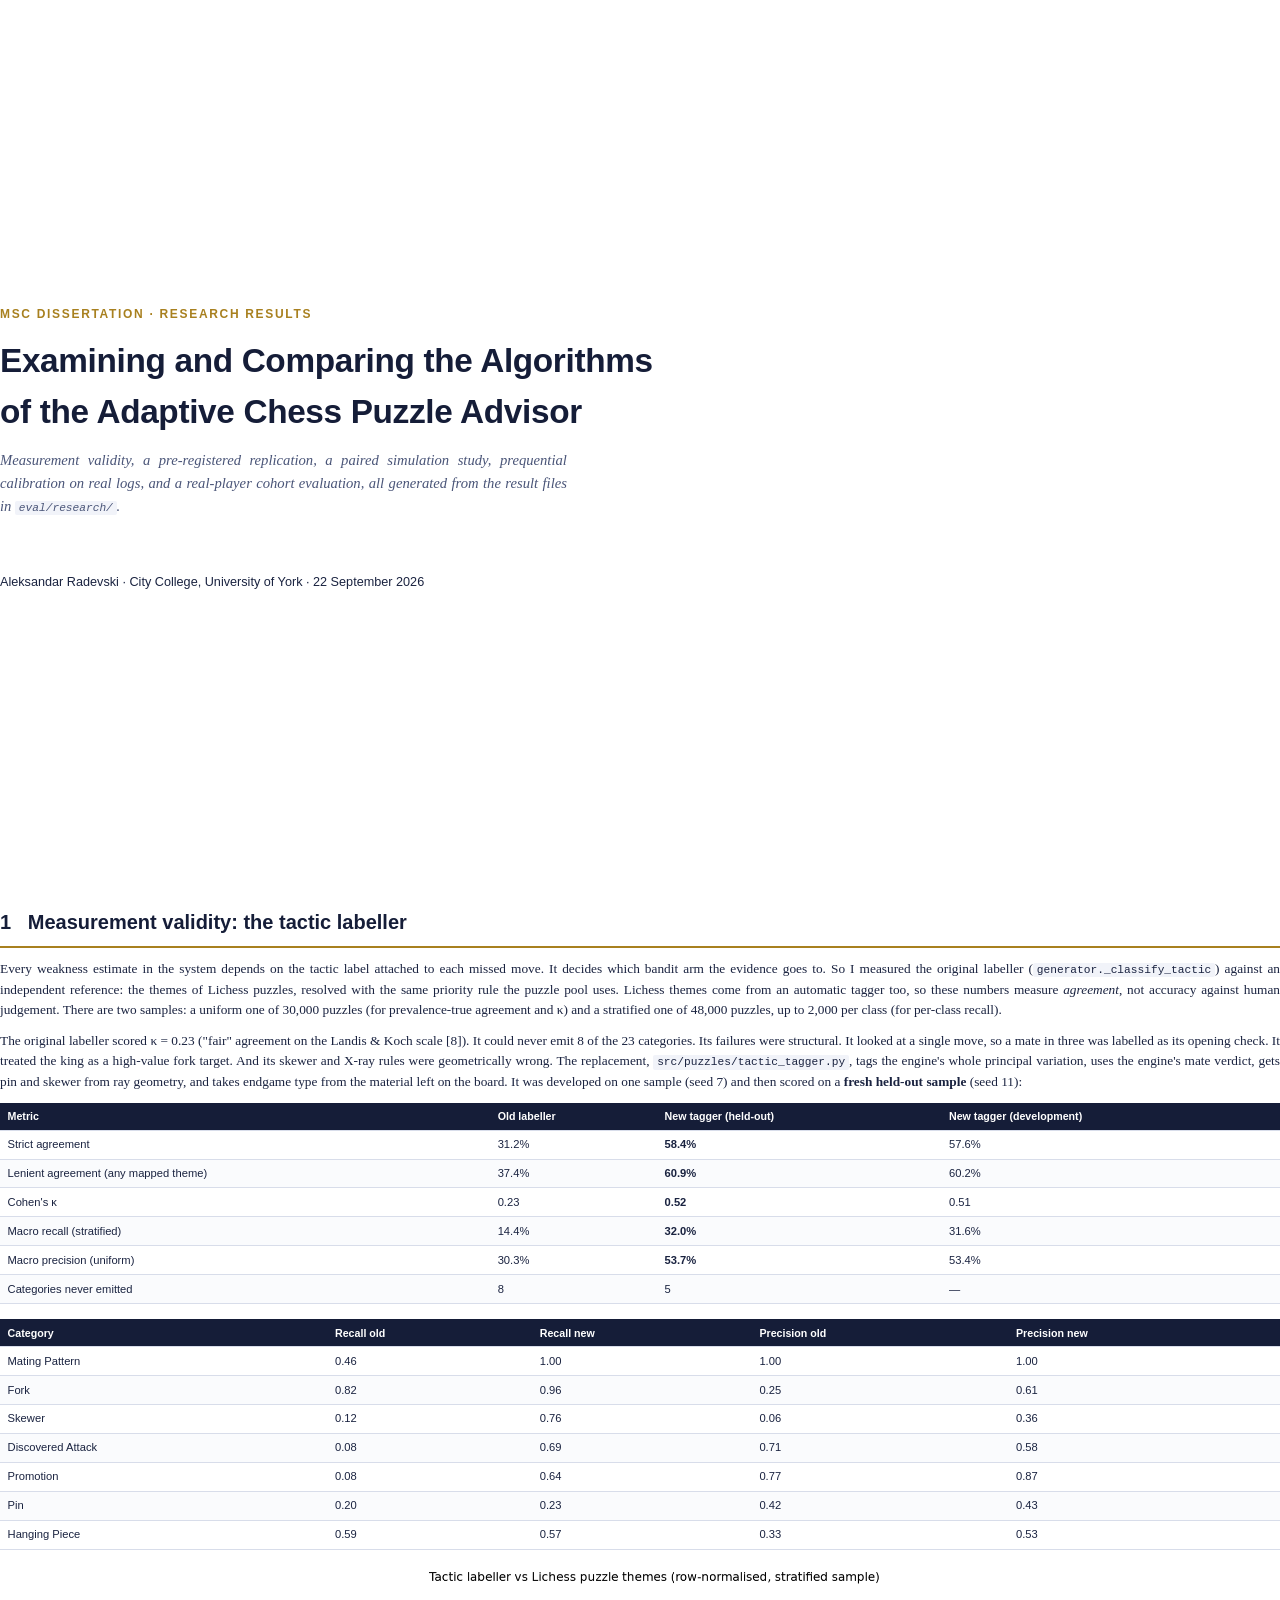
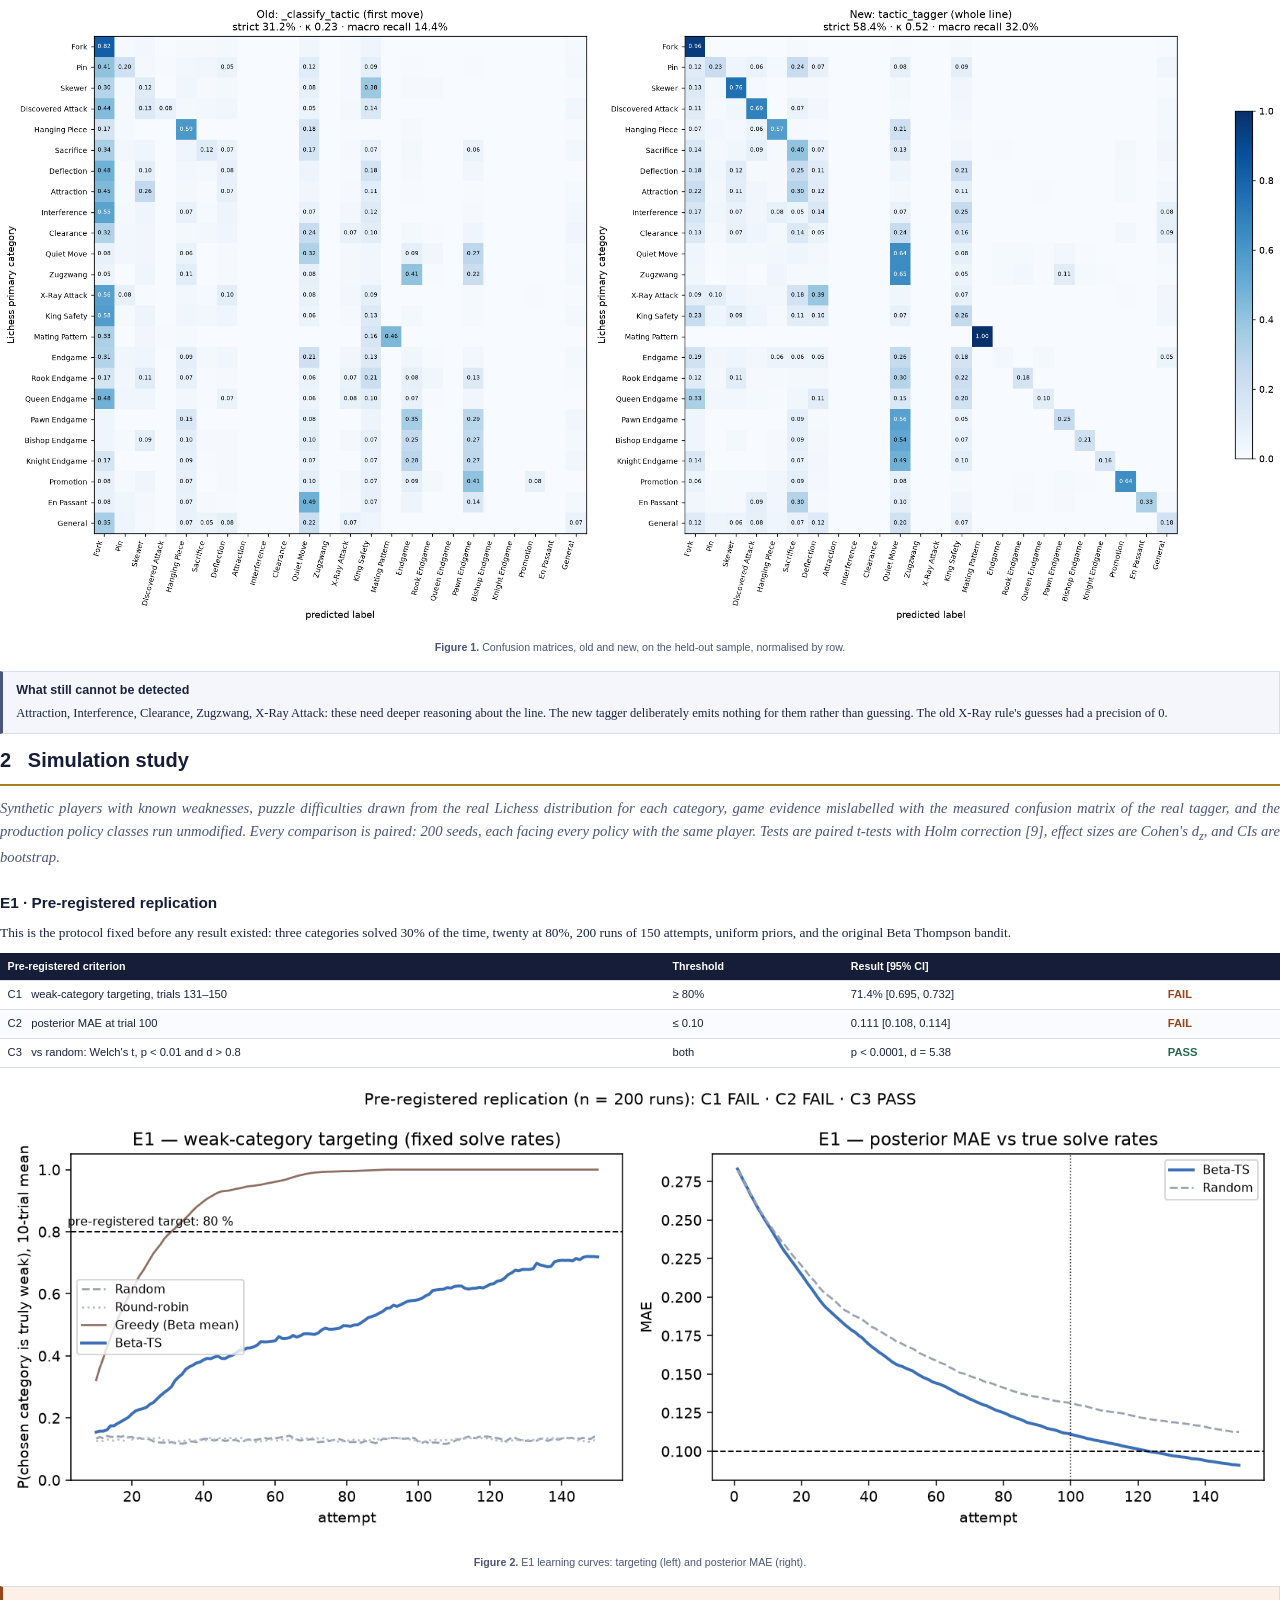
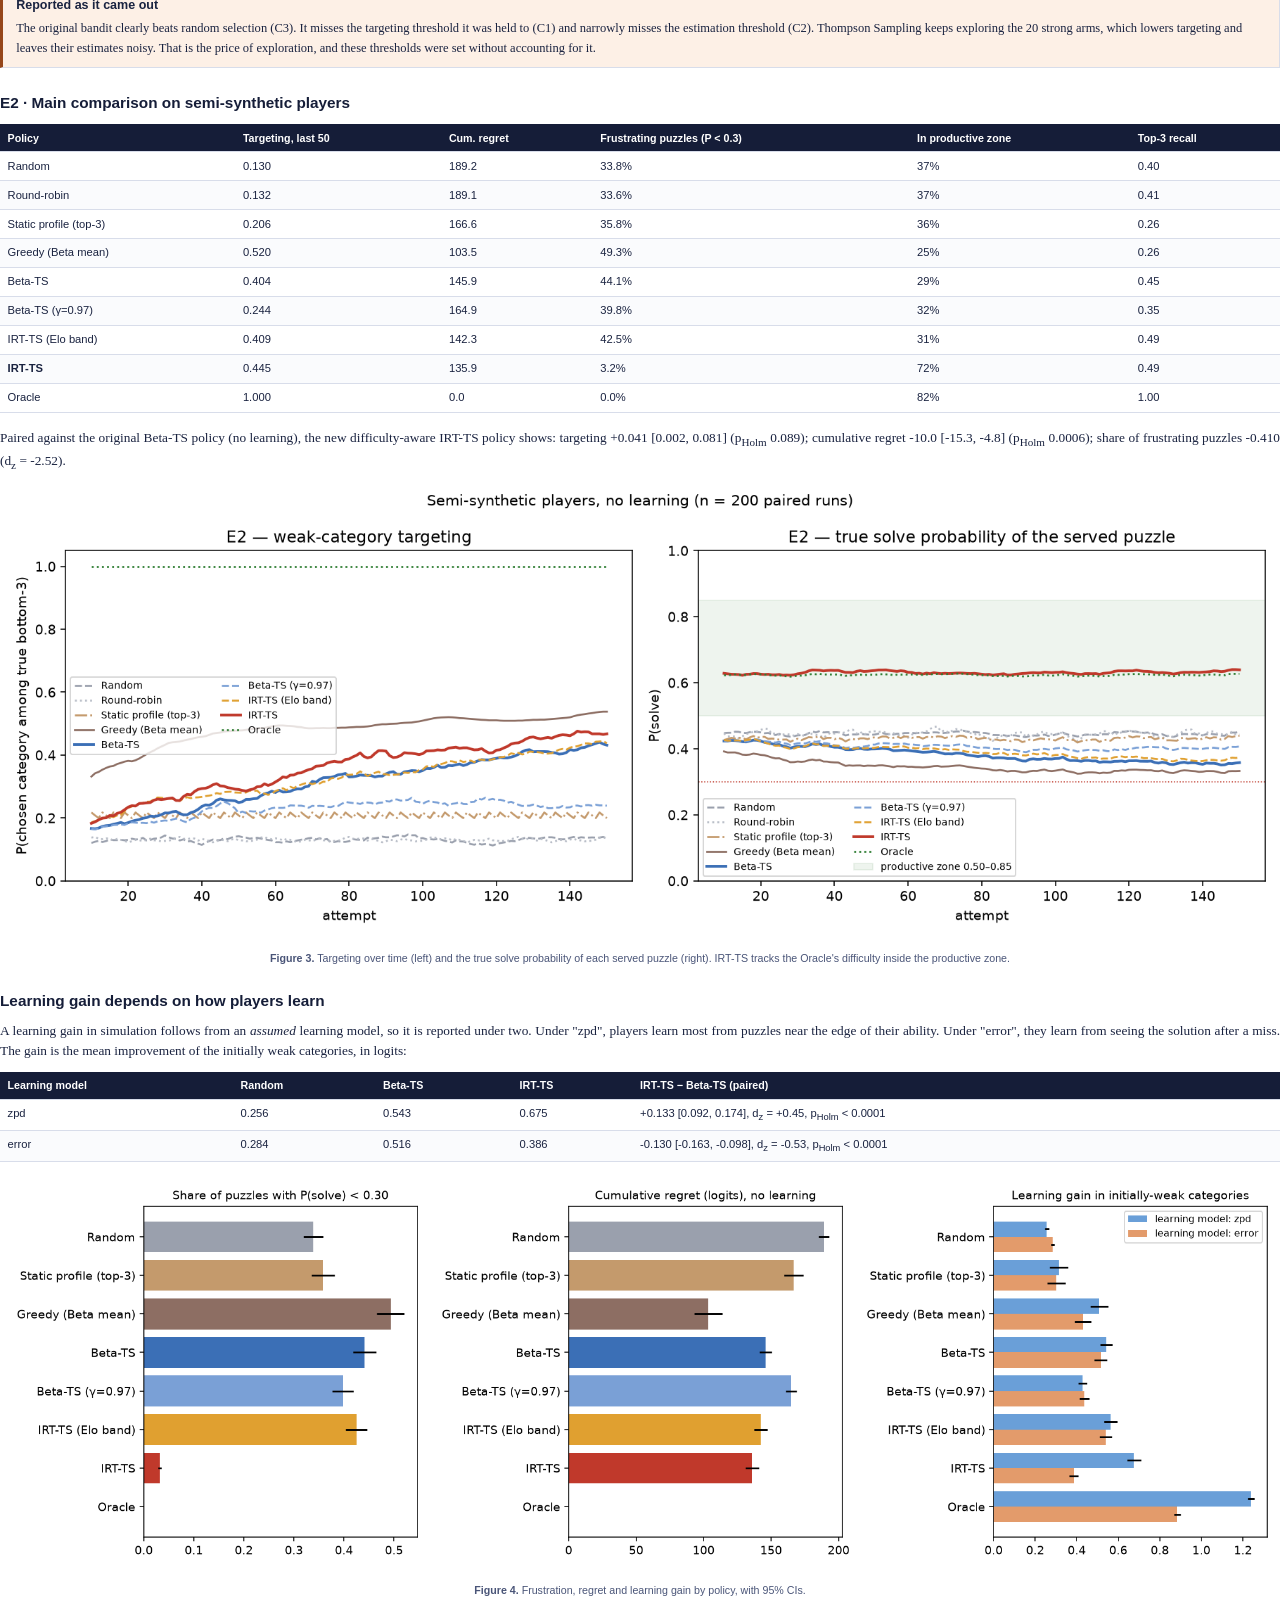
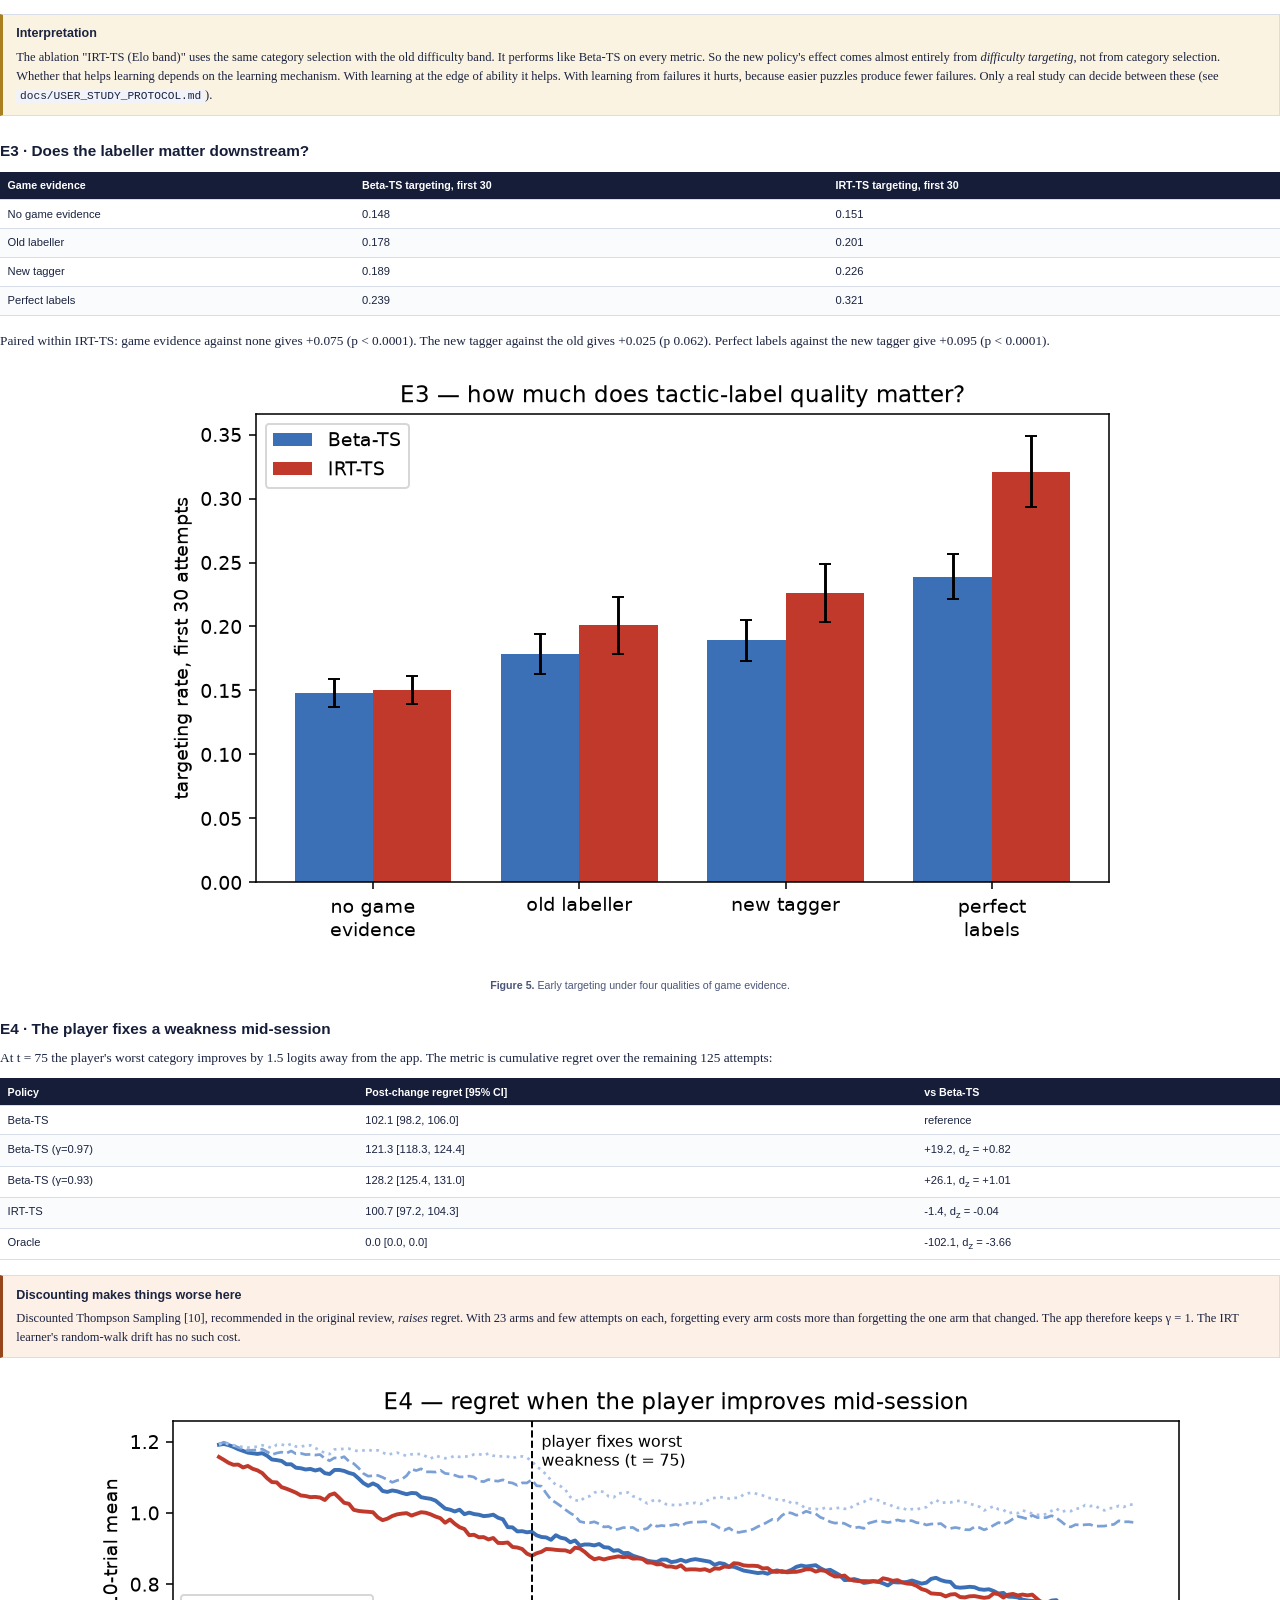
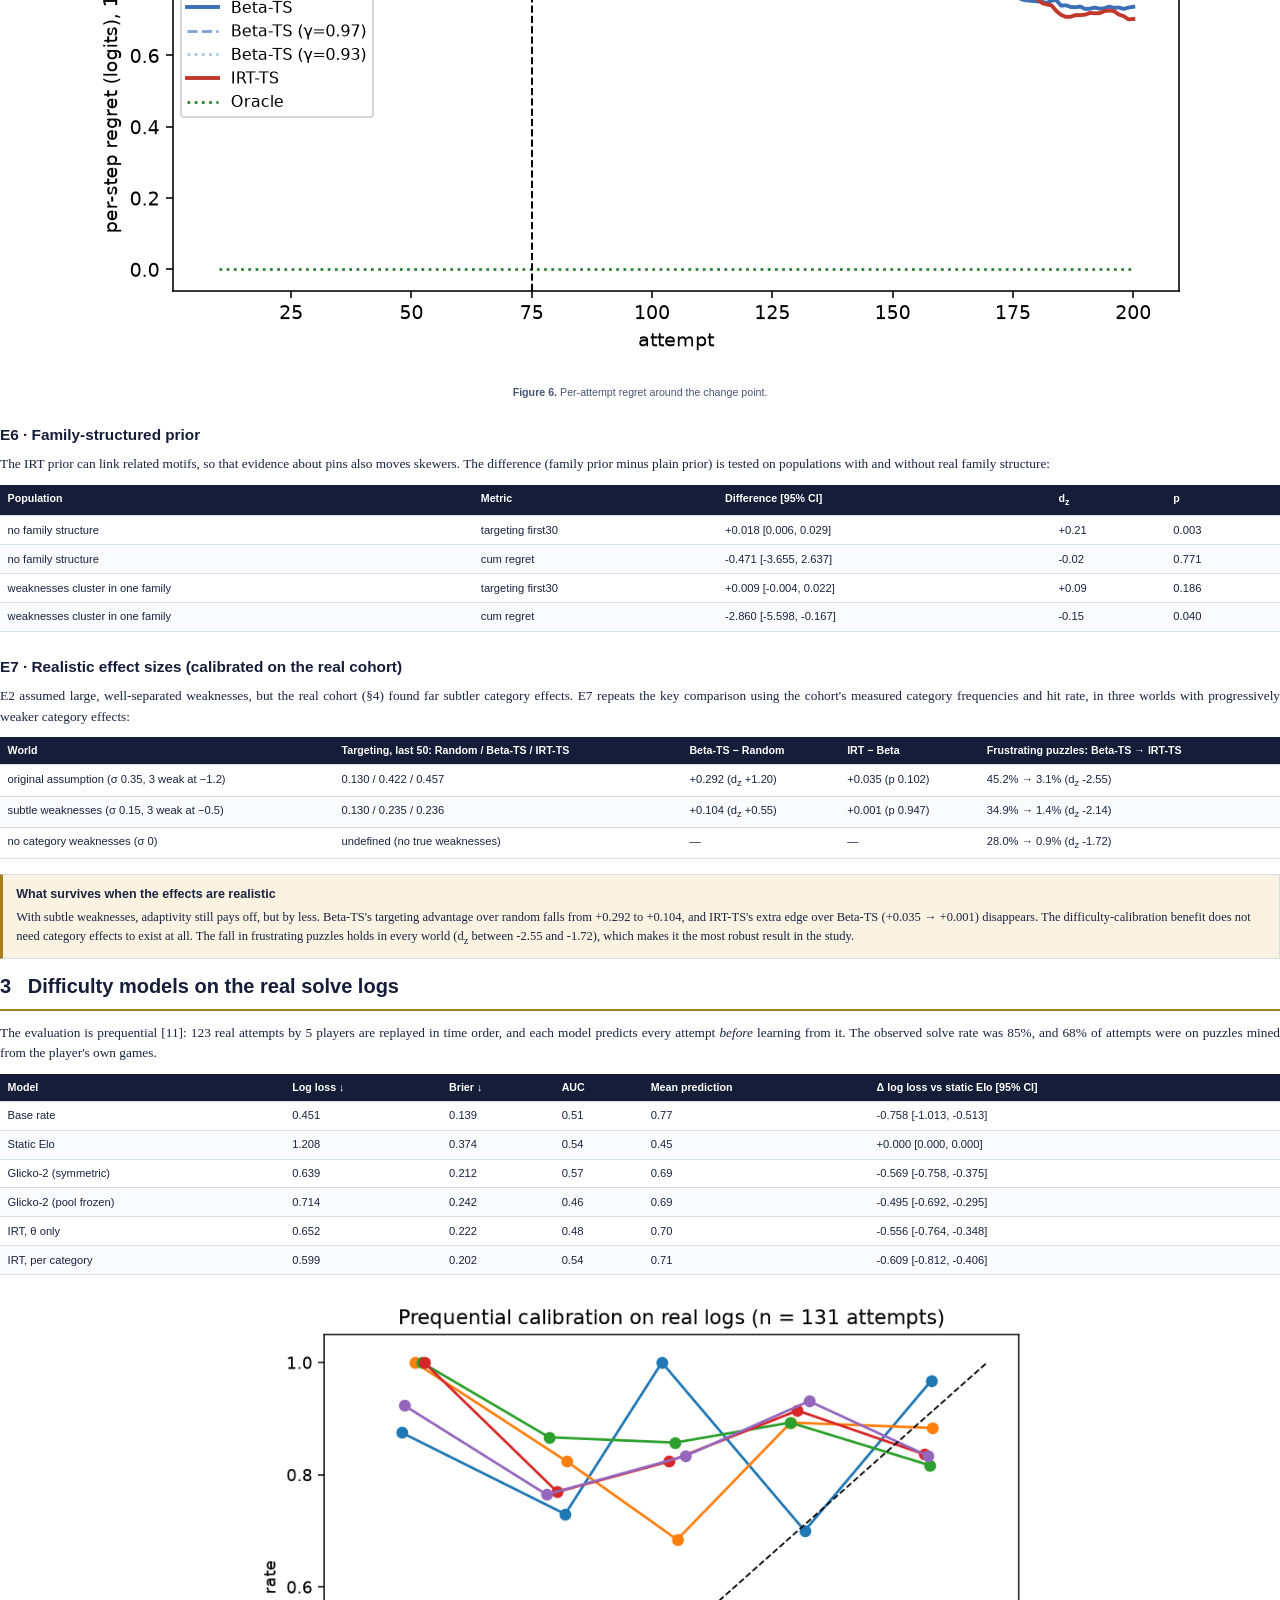
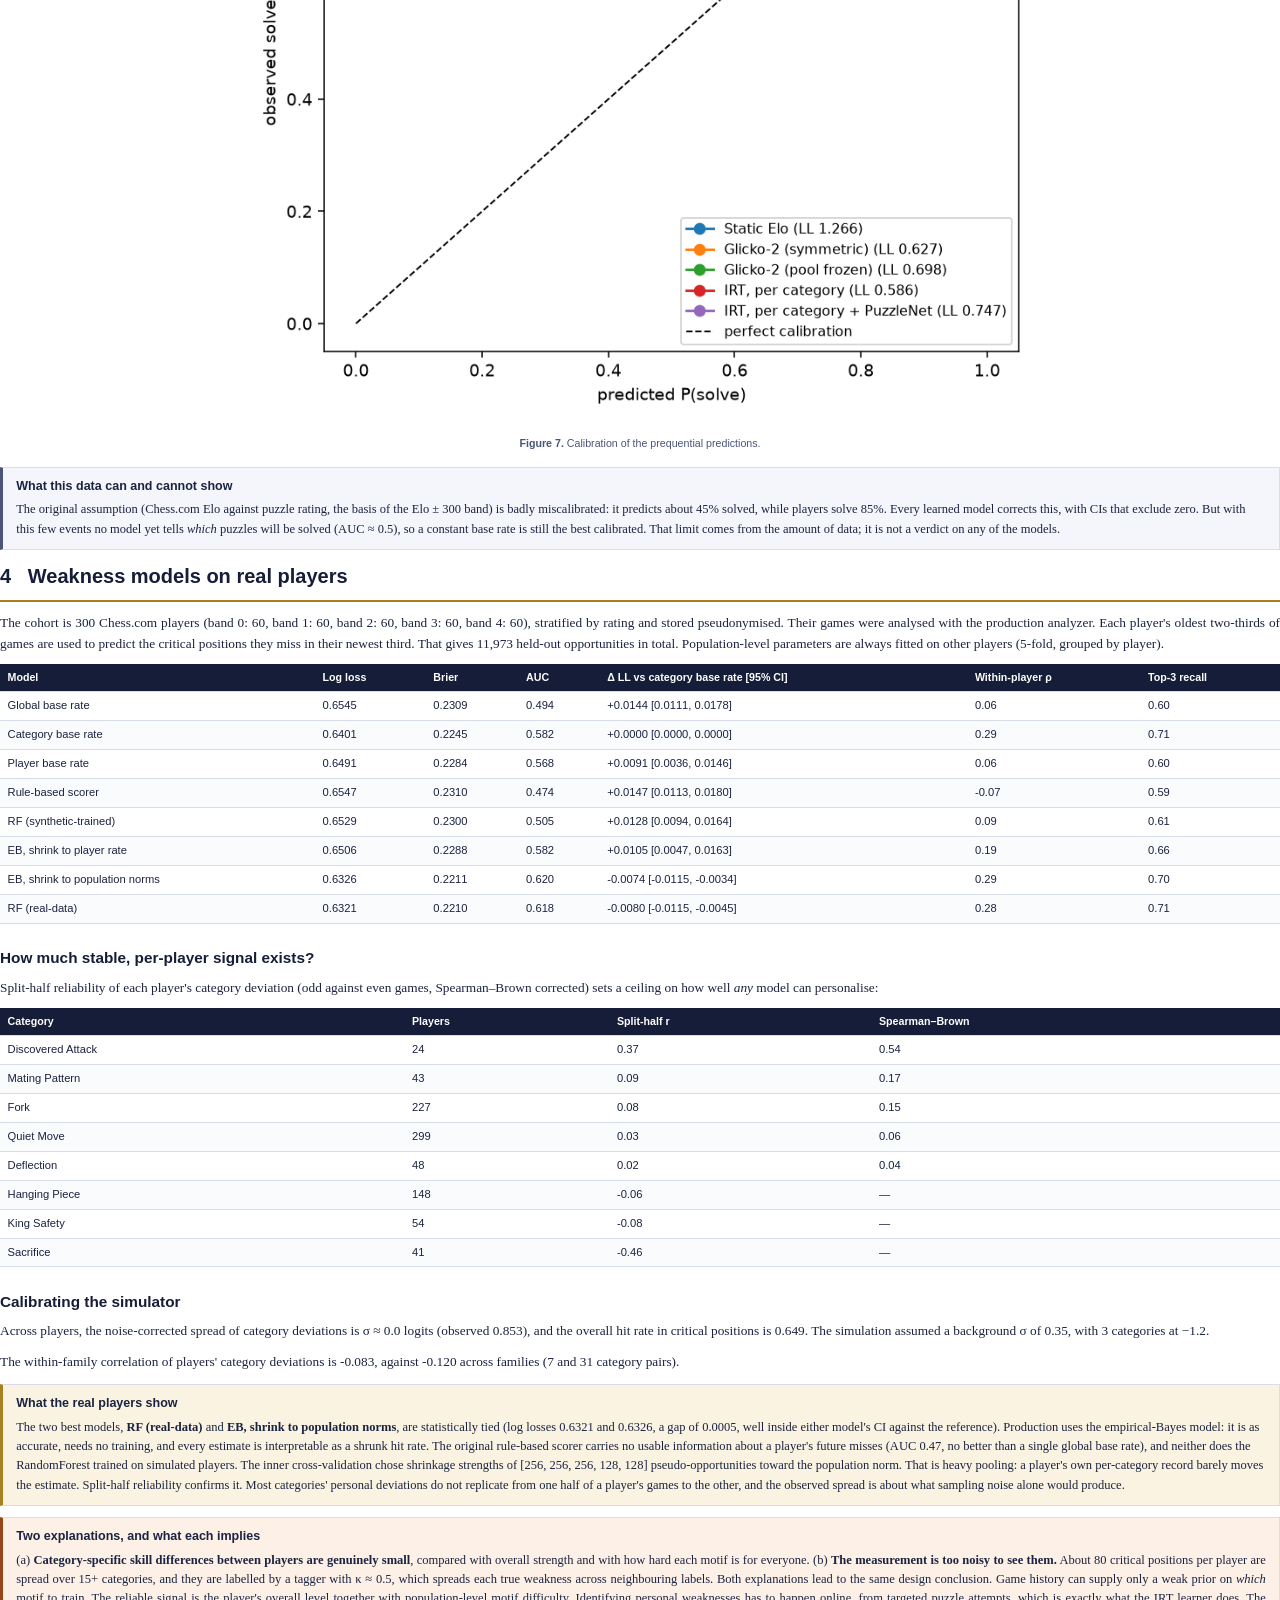
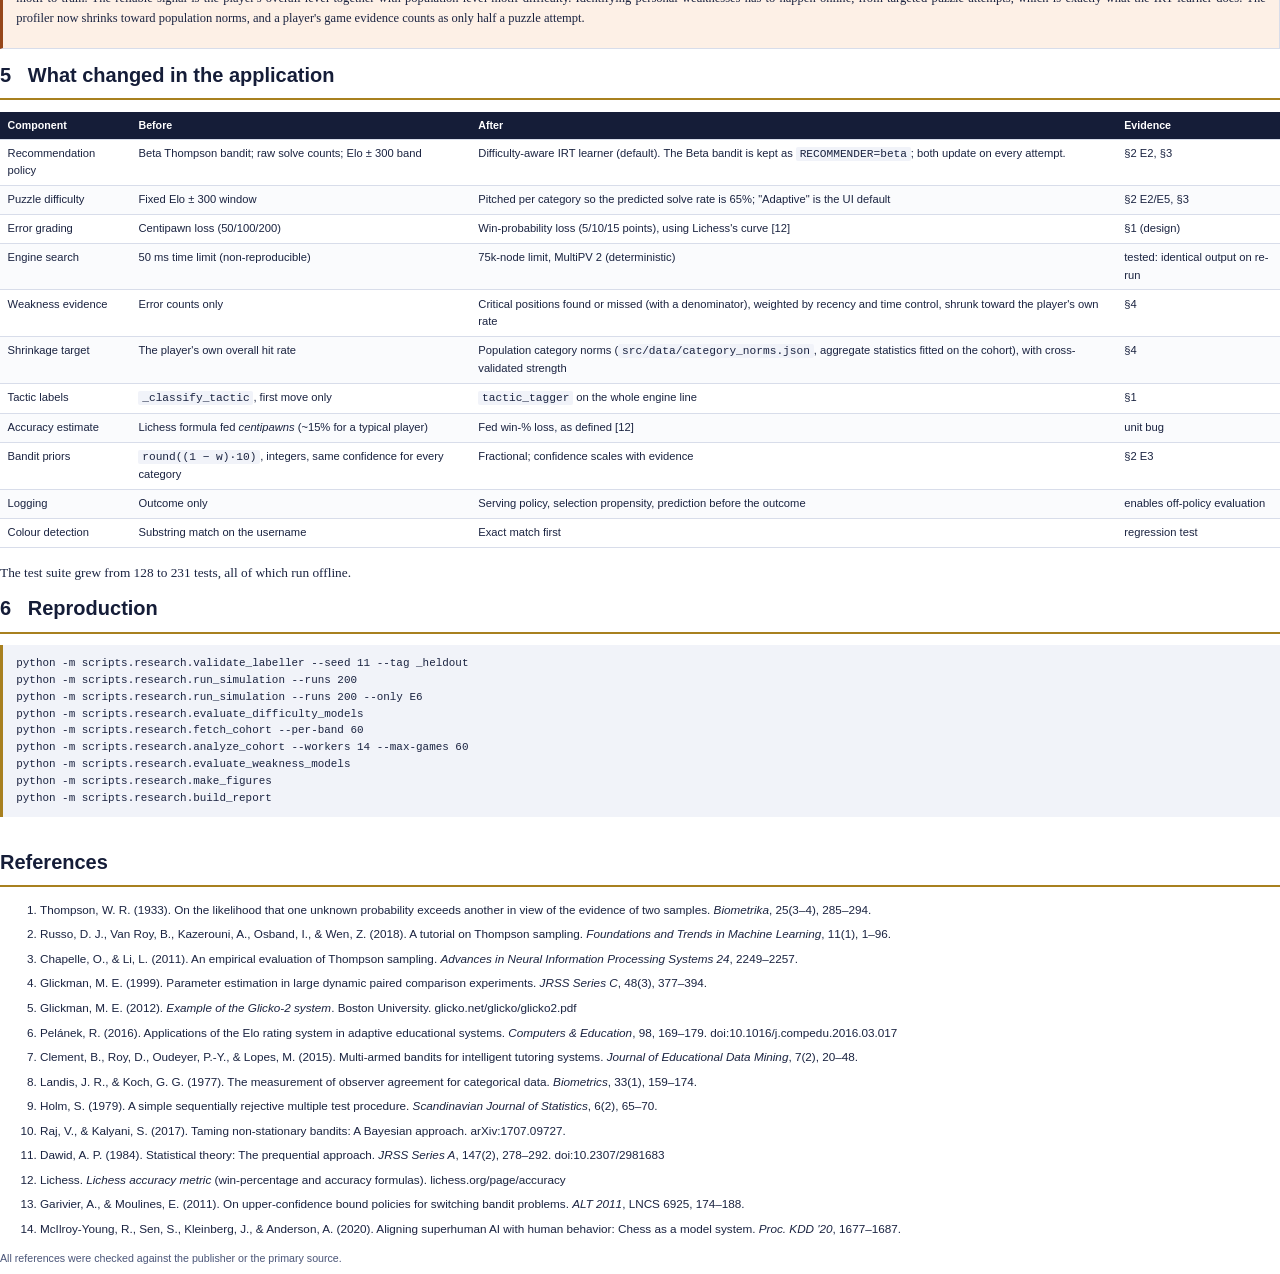
<file: docs/research_results.html>
<!DOCTYPE html><html lang='en'><head><meta charset='utf-8'><title>Research Results</title><style>
@page { size: A4; margin: 18mm 17mm 20mm 17mm; }
:root{--navy:#151d38;--ink:#1a2340;--slate:#4a5578;--line:#d8ddea;--tint:#f5f6fb;--gold:#a8801f;
--good:#25674c;--good-soft:#e8f3ee;--warn:#96461a;--warn-soft:#fdf0e6;--gold-soft:#fbf3e2;}
*{box-sizing:border-box} body{font-family:Georgia,Cambria,serif;font-size:10pt;line-height:1.55;color:var(--ink);
margin:0;-webkit-print-color-adjust:exact;print-color-adjust:exact}
h1,h2,h3,h4,table,.sans{font-family:"Segoe UI",Arial,sans-serif}
h1{font-size:25pt;color:var(--navy);margin:0 0 3mm;letter-spacing:-.01em}
h2{font-size:15pt;color:var(--navy);margin:0 0 3mm;padding-bottom:2mm;border-bottom:2px solid var(--gold);break-after:avoid}
h3{font-size:11.5pt;color:var(--navy);margin:6mm 0 2mm;break-after:avoid}
p{margin:0 0 2.6mm;text-align:justify}
table{width:100%;border-collapse:collapse;font-size:8.4pt;margin:2.5mm 0 4mm;break-inside:avoid}
th,td{text-align:left;padding:1.4mm 2mm;border-bottom:.5pt solid var(--line);vertical-align:top}
th{background:var(--navy);color:#fff;font-weight:600;font-size:8pt}
tbody tr:nth-child(even){background:#fafbfd}
code{font-family:Consolas,monospace;font-size:8.4pt;background:#f1f3f9;padding:.3mm 1mm;border-radius:2px}
pre{font-family:Consolas,monospace;font-size:8.2pt;background:#f1f3f9;border-left:3px solid var(--gold);padding:2.5mm 3.5mm;white-space:pre-wrap}
.callout{border:.5pt solid var(--line);border-left:3px solid var(--slate);background:var(--tint);padding:2.5mm 3.5mm;margin:3mm 0;break-inside:avoid;font-size:9.4pt}
.callout.good{border-left-color:var(--good);background:var(--good-soft)}
.callout.warn{border-left-color:var(--warn);background:var(--warn-soft)}
.callout.key{border-left-color:var(--gold);background:var(--gold-soft)}
.callout b.t{display:block;font-family:"Segoe UI",Arial,sans-serif;margin-bottom:1mm}
figure{margin:3mm 0 4mm;break-inside:avoid;text-align:center} figure img{max-width:100%}
figcaption{font-family:"Segoe UI",Arial,sans-serif;font-size:8pt;color:var(--slate);margin-top:1.5mm}
.pb{break-before:page} .kicker{font-family:"Segoe UI",Arial,sans-serif;font-size:9pt;letter-spacing:.14em;
text-transform:uppercase;color:var(--gold);font-weight:600;margin-bottom:3mm}
.lead{font-size:11pt;color:var(--slate);font-style:italic}
.pass{color:var(--good);font-weight:700} .fail{color:var(--warn);font-weight:700}
.refs li{margin-bottom:2mm;font-family:"Segoe UI",Arial,sans-serif;font-size:8.8pt;line-height:1.45}
</style></head><body>
<section style="height:240mm;display:flex;flex-direction:column;justify-content:center">
<div class="kicker">MSc Dissertation · Research results</div>
<h1>Examining and Comparing the Algorithms<br>of the Adaptive Chess Puzzle Advisor</h1>
<p class="lead" style="max-width:150mm">Measurement validity, a pre-registered replication, a paired simulation study,
prequential calibration on real logs, and a real-player cohort evaluation, all generated
from the result files in <code>eval/research/</code>.</p>
<p class="sans" style="margin-top:12mm;font-size:9.5pt">Aleksandar Radevski · City College, University of York · 22 September 2026</p>
</section>

<section class="pb"><h2>1 &nbsp; Measurement validity: the tactic labeller</h2>
<p>Every weakness estimate in the system depends on the tactic label attached to each missed move.
It decides which bandit arm the evidence goes to. So I measured the original labeller
(<code>generator._classify_tactic</code>) against an independent reference: the themes of Lichess puzzles,
resolved with the same priority rule the puzzle pool uses. Lichess themes come from an automatic
tagger too, so these numbers measure <em>agreement</em>, not accuracy against human judgement.
There are two samples: a uniform one of 30,000 puzzles (for prevalence-true agreement and κ)
and a stratified one of 48,000 puzzles, up to 2,000 per class (for per-class recall).</p>
<p>The original labeller scored κ = 0.23 ("fair" agreement on the Landis &amp; Koch scale [8]).
It could never emit 8 of the 23 categories. Its failures were structural. It looked
at a single move, so a mate in three was labelled as its opening check. It treated the king as a high-value
fork target. And its skewer and X-ray rules were geometrically wrong. The replacement,
<code>src/puzzles/tactic_tagger.py</code>, tags the engine's whole principal variation, uses the engine's mate
verdict, gets pin and skewer from ray geometry, and takes endgame type from the material left on the board.
It was developed on one sample (seed 7) and then scored on a <b>fresh held-out sample</b> (seed 11):</p>
<table class=""><thead><tr><th>Metric</th><th>Old labeller</th><th>New tagger (held-out)</th><th>New tagger (development)</th></tr></thead><tbody><tr><td>Strict agreement</td><td>31.2%</td><td><b>58.4%</b></td><td>57.6%</td></tr><tr><td>Lenient agreement (any mapped theme)</td><td>37.4%</td><td><b>60.9%</b></td><td>60.2%</td></tr><tr><td>Cohen's κ</td><td>0.23</td><td><b>0.52</b></td><td>0.51</td></tr><tr><td>Macro recall (stratified)</td><td>14.4%</td><td><b>32.0%</b></td><td>31.6%</td></tr><tr><td>Macro precision (uniform)</td><td>30.3%</td><td><b>53.7%</b></td><td>53.4%</td></tr><tr><td>Categories never emitted</td><td>8</td><td>5</td><td>—</td></tr></tbody></table>
<table class=""><thead><tr><th>Category</th><th>Recall old</th><th>Recall new</th><th>Precision old</th><th>Precision new</th></tr></thead><tbody><tr><td>Mating Pattern</td><td>0.46</td><td>1.00</td><td>1.00</td><td>1.00</td></tr><tr><td>Fork</td><td>0.82</td><td>0.96</td><td>0.25</td><td>0.61</td></tr><tr><td>Skewer</td><td>0.12</td><td>0.76</td><td>0.06</td><td>0.36</td></tr><tr><td>Discovered Attack</td><td>0.08</td><td>0.69</td><td>0.71</td><td>0.58</td></tr><tr><td>Promotion</td><td>0.08</td><td>0.64</td><td>0.77</td><td>0.87</td></tr><tr><td>Pin</td><td>0.20</td><td>0.23</td><td>0.42</td><td>0.43</td></tr><tr><td>Hanging Piece</td><td>0.59</td><td>0.57</td><td>0.33</td><td>0.53</td></tr></tbody></table>
<figure><img src="../eval/research/labeller_confusion_heldout.png">
<figcaption><b>Figure 1.</b> Confusion matrices, old and new, on the held-out sample, normalised by row.</figcaption></figure>
<div class="callout"><b class="t">What still cannot be detected</b>
Attraction, Interference, Clearance, Zugzwang, X-Ray Attack: these need deeper reasoning about the line. The new tagger
deliberately emits nothing for them rather than guessing. The old X-Ray rule's guesses had a precision of 0.</div>
</section>

<section class="pb"><h2>2 &nbsp; Simulation study</h2>
<p class="lead">Synthetic players with known weaknesses, puzzle difficulties drawn from the real Lichess
distribution for each category, game evidence mislabelled with the measured confusion matrix of the
real tagger, and the production policy classes run unmodified. Every comparison is paired:
200 seeds, each facing every policy with the same player. Tests are paired t-tests with Holm correction [9],
effect sizes are Cohen's d<sub>z</sub>, and CIs are bootstrap.</p>
<h3>E1 · Pre-registered replication</h3>
<p>This is the protocol fixed before any result existed: three categories solved 30% of the time, twenty at 80%,
200 runs of 150 attempts, uniform priors, and the original Beta Thompson bandit.</p>
<table class=""><thead><tr><th>Pre-registered criterion</th><th>Threshold</th><th>Result [95% CI]</th><th></th></tr></thead><tbody><tr><td>C1 &nbsp; weak-category targeting, trials 131–150</td><td>≥ 80%</td><td>71.4% [0.695, 0.732]</td><td><span class="fail">FAIL</span></td></tr><tr><td>C2 &nbsp; posterior MAE at trial 100</td><td>≤ 0.10</td><td>0.111 [0.108, 0.114]</td><td><span class="fail">FAIL</span></td></tr><tr><td>C3 &nbsp; vs random: Welch's t, p &lt; 0.01 and d &gt; 0.8</td><td>both</td><td>p &lt; 0.0001, d = 5.38</td><td><span class="pass">PASS</span></td></tr></tbody></table>
<figure><img src="../eval/research/figures/e1_preregistered.png">
<figcaption><b>Figure 2.</b> E1 learning curves: targeting (left) and posterior MAE (right).</figcaption></figure>
<div class="callout warn"><b class="t">Reported as it came out</b>
The original bandit clearly beats random selection (C3). It misses the targeting threshold it was held to
(C1) and narrowly misses the estimation threshold (C2). Thompson Sampling keeps exploring the 20 strong
arms, which lowers targeting and leaves their estimates noisy. That is the price of exploration, and these
thresholds were set without accounting for it.</div>

<h3 class="pb">E2 · Main comparison on semi-synthetic players</h3>
<table class=""><thead><tr><th>Policy</th><th>Targeting, last 50</th><th>Cum. regret</th><th>Frustrating puzzles (P &lt; 0.3)</th><th>In productive zone</th><th>Top-3 recall</th></tr></thead><tbody><tr><td>Random</td><td>0.130</td><td>189.2</td><td>33.8%</td><td>37%</td><td>0.40</td></tr><tr><td>Round-robin</td><td>0.132</td><td>189.1</td><td>33.6%</td><td>37%</td><td>0.41</td></tr><tr><td>Static profile (top-3)</td><td>0.206</td><td>166.6</td><td>35.8%</td><td>36%</td><td>0.26</td></tr><tr><td>Greedy (Beta mean)</td><td>0.520</td><td>103.5</td><td>49.3%</td><td>25%</td><td>0.26</td></tr><tr><td>Beta-TS</td><td>0.404</td><td>145.9</td><td>44.1%</td><td>29%</td><td>0.45</td></tr><tr><td>Beta-TS (γ=0.97)</td><td>0.244</td><td>164.9</td><td>39.8%</td><td>32%</td><td>0.35</td></tr><tr><td>IRT-TS (Elo band)</td><td>0.409</td><td>142.3</td><td>42.5%</td><td>31%</td><td>0.49</td></tr><tr><td><b>IRT-TS</b></td><td>0.445</td><td>135.9</td><td>3.2%</td><td>72%</td><td>0.49</td></tr><tr><td>Oracle</td><td>1.000</td><td>0.0</td><td>0.0%</td><td>82%</td><td>1.00</td></tr></tbody></table>
<p>Paired against the original Beta-TS policy (no learning), the new difficulty-aware IRT-TS policy shows:
targeting +0.041 [0.002, 0.081]
(p<sub>Holm</sub> 0.089);
cumulative regret -10.0 [-15.3, -4.8]
(p<sub>Holm</sub> 0.0006);
share of frustrating puzzles -0.410
(d<sub>z</sub> = -2.52).</p>
<figure><img src="../eval/research/figures/e2_targeting_and_difficulty.png">
<figcaption><b>Figure 3.</b> Targeting over time (left) and the true solve probability of each served puzzle (right).
IRT-TS tracks the Oracle's difficulty inside the productive zone.</figcaption></figure>
<h3>Learning gain depends on how players learn</h3>
<p>A learning gain in simulation follows from an <em>assumed</em> learning model, so it is reported under two.
Under "zpd", players learn most from puzzles near the edge of their ability. Under "error", they learn from
seeing the solution after a miss. The gain is the mean improvement of the initially weak categories, in logits:</p>
<table class=""><thead><tr><th>Learning model</th><th>Random</th><th>Beta-TS</th><th>IRT-TS</th><th>IRT-TS − Beta-TS (paired)</th></tr></thead><tbody><tr><td>zpd</td><td>0.256</td><td>0.543</td><td>0.675</td><td>+0.133 [0.092, 0.174], d<sub>z</sub> = +0.45, p<sub>Holm</sub> &lt; 0.0001</td></tr><tr><td>error</td><td>0.284</td><td>0.516</td><td>0.386</td><td>-0.130 [-0.163, -0.098], d<sub>z</sub> = -0.53, p<sub>Holm</sub> &lt; 0.0001</td></tr></tbody></table>
<figure><img src="../eval/research/figures/e2_summary.png">
<figcaption><b>Figure 4.</b> Frustration, regret and learning gain by policy, with 95% CIs.</figcaption></figure>
<div class="callout key"><b class="t">Interpretation</b>
The ablation "IRT-TS (Elo band)" uses the same category selection with the old difficulty band. It
performs like Beta-TS on every metric. So the new policy's effect comes almost entirely from
<em>difficulty targeting</em>, not from category selection. Whether that helps learning depends on the
learning mechanism. With learning at the edge of ability it helps. With learning from failures it
hurts, because easier puzzles produce fewer failures. Only a real study can decide between these
(see <code>docs/USER_STUDY_PROTOCOL.md</code>).</div>

<h3 class="pb">E3 · Does the labeller matter downstream?</h3>
<table class=""><thead><tr><th>Game evidence</th><th>Beta-TS targeting, first 30</th><th>IRT-TS targeting, first 30</th></tr></thead><tbody><tr><td>No game evidence</td><td>0.148</td><td>0.151</td></tr><tr><td>Old labeller</td><td>0.178</td><td>0.201</td></tr><tr><td>New tagger</td><td>0.189</td><td>0.226</td></tr><tr><td>Perfect labels</td><td>0.239</td><td>0.321</td></tr></tbody></table>
<p>Paired within IRT-TS: game evidence against none gives +0.075 (p &lt; 0.0001). The new tagger against the old gives +0.025 (p 0.062). Perfect labels against the new tagger give +0.095 (p &lt; 0.0001).</p>
<figure><img src="../eval/research/figures/e3_label_quality.png">
<figcaption><b>Figure 5.</b> Early targeting under four qualities of game evidence.</figcaption></figure>

<h3>E4 · The player fixes a weakness mid-session</h3>
<p>At t = 75 the player's worst category improves by 1.5 logits away from the app. The metric is cumulative
regret over the remaining 125 attempts:</p>
<table class=""><thead><tr><th>Policy</th><th>Post-change regret [95% CI]</th><th>vs Beta-TS</th></tr></thead><tbody><tr><td>Beta-TS</td><td>102.1 [98.2, 106.0]</td><td>reference</td></tr><tr><td>Beta-TS (γ=0.97)</td><td>121.3 [118.3, 124.4]</td><td>+19.2, d<sub>z</sub> = +0.82</td></tr><tr><td>Beta-TS (γ=0.93)</td><td>128.2 [125.4, 131.0]</td><td>+26.1, d<sub>z</sub> = +1.01</td></tr><tr><td>IRT-TS</td><td>100.7 [97.2, 104.3]</td><td>-1.4, d<sub>z</sub> = -0.04</td></tr><tr><td>Oracle</td><td>0.0 [0.0, 0.0]</td><td>-102.1, d<sub>z</sub> = -3.66</td></tr></tbody></table>
<div class="callout warn"><b class="t">Discounting makes things worse here</b>
Discounted Thompson Sampling [10], recommended in the original review, <em>raises</em> regret. With 23 arms and
few attempts on each, forgetting every arm costs more than forgetting the one arm that changed.
The app therefore keeps γ = 1. The IRT learner's random-walk drift has no such cost.</div>
<figure><img src="../eval/research/figures/e4_changepoint.png">
<figcaption><b>Figure 6.</b> Per-attempt regret around the change point.</figcaption></figure>
<h3>E6 · Family-structured prior</h3>
<p>The IRT prior can link related motifs, so that evidence about pins also moves skewers. The difference
(family prior minus plain prior) is tested on populations with and without real family structure:</p>
<table class=""><thead><tr><th>Population</th><th>Metric</th><th>Difference [95% CI]</th><th>d<sub>z</sub></th><th>p</th></tr></thead><tbody><tr><td>no family structure</td><td>targeting first30</td><td>+0.018 [0.006, 0.029]</td><td>+0.21</td><td>0.003</td></tr><tr><td>no family structure</td><td>cum regret</td><td>-0.471 [-3.655, 2.637]</td><td>-0.02</td><td>0.771</td></tr><tr><td>weaknesses cluster in one family</td><td>targeting first30</td><td>+0.009 [-0.004, 0.022]</td><td>+0.09</td><td>0.186</td></tr><tr><td>weaknesses cluster in one family</td><td>cum regret</td><td>-2.860 [-5.598, -0.167]</td><td>-0.15</td><td>0.040</td></tr></tbody></table>
<h3>E7 · Realistic effect sizes (calibrated on the real cohort)</h3>
<p>E2 assumed large, well-separated weaknesses, but the real cohort (§4) found far subtler category
effects. E7 repeats the key comparison using the cohort's measured category frequencies and hit rate,
in three worlds with progressively weaker category effects:</p>
<table class=""><thead><tr><th>World</th><th>Targeting, last 50: Random / Beta-TS / IRT-TS</th><th>Beta-TS − Random</th><th>IRT − Beta</th><th>Frustrating puzzles: Beta-TS → IRT-TS</th></tr></thead><tbody><tr><td>original assumption (σ 0.35, 3 weak at −1.2)</td><td>0.130 / 0.422 / 0.457</td><td>+0.292 (d<sub>z</sub> +1.20)</td><td>+0.035 (p 0.102)</td><td>45.2% → 3.1% (d<sub>z</sub> -2.55)</td></tr><tr><td>subtle weaknesses (σ 0.15, 3 weak at −0.5)</td><td>0.130 / 0.235 / 0.236</td><td>+0.104 (d<sub>z</sub> +0.55)</td><td>+0.001 (p 0.947)</td><td>34.9% → 1.4% (d<sub>z</sub> -2.14)</td></tr><tr><td>no category weaknesses (σ 0)</td><td>undefined (no true weaknesses)</td><td>—</td><td>—</td><td>28.0% → 0.9% (d<sub>z</sub> -1.72)</td></tr></tbody></table>
<div class="callout key"><b class="t">What survives when the effects are realistic</b>
With subtle weaknesses, adaptivity still pays off, but by less. Beta-TS's targeting advantage over random
falls from +0.292 to
+0.104, and IRT-TS's extra edge over Beta-TS
(+0.035 → +0.001)
disappears. The difficulty-calibration benefit does not need category effects to exist at all. The fall in
frustrating puzzles holds in every world (d<sub>z</sub> between -2.55 and -1.72),
which makes it the most robust result in the study.</div>
</section>

<section class="pb"><h2>3 &nbsp; Difficulty models on the real solve logs</h2>
<p>The evaluation is prequential [11]: 123 real attempts by 5 players are replayed in time order,
and each model predicts every attempt <em>before</em> learning from it. The observed solve rate was
85%, and 68% of attempts were on puzzles mined from the player's own games.</p>
<table class=""><thead><tr><th>Model</th><th>Log loss ↓</th><th>Brier ↓</th><th>AUC</th><th>Mean prediction</th><th>Δ log loss vs static Elo [95% CI]</th></tr></thead><tbody><tr><td>Base rate</td><td>0.451</td><td>0.139</td><td>0.51</td><td>0.77</td><td>-0.758 [-1.013, -0.513]</td></tr><tr><td>Static Elo</td><td>1.208</td><td>0.374</td><td>0.54</td><td>0.45</td><td>+0.000 [0.000, 0.000]</td></tr><tr><td>Glicko-2 (symmetric)</td><td>0.639</td><td>0.212</td><td>0.57</td><td>0.69</td><td>-0.569 [-0.758, -0.375]</td></tr><tr><td>Glicko-2 (pool frozen)</td><td>0.714</td><td>0.242</td><td>0.46</td><td>0.69</td><td>-0.495 [-0.692, -0.295]</td></tr><tr><td>IRT, θ only</td><td>0.652</td><td>0.222</td><td>0.48</td><td>0.70</td><td>-0.556 [-0.764, -0.348]</td></tr><tr><td>IRT, per category</td><td>0.599</td><td>0.202</td><td>0.54</td><td>0.71</td><td>-0.609 [-0.812, -0.406]</td></tr></tbody></table>
<figure><img src="../eval/research/difficulty_calibration.png" style="max-width:62%">
<figcaption><b>Figure 7.</b> Calibration of the prequential predictions.</figcaption></figure>
<div class="callout"><b class="t">What this data can and cannot show</b>
The original assumption (Chess.com Elo against puzzle rating, the basis of the Elo ± 300 band) is badly
miscalibrated: it predicts about 45% solved, while players solve
85%. Every learned model corrects this, with CIs that exclude zero. But with this few events no
model yet tells <em>which</em> puzzles will be solved (AUC ≈ 0.5), so a constant base rate is still the best
calibrated. That limit comes from the amount of data; it is not a verdict on any of the models.</div>
</section>

<section class="pb"><h2>4 &nbsp; Weakness models on real players</h2>
<p>The cohort is 300 Chess.com players (band 0: 60, band 1: 60, band 2: 60, band 3: 60, band 4: 60), stratified by rating and stored pseudonymised. Their games were
analysed with the production analyzer. Each player's oldest two-thirds of games are used to predict the
critical positions they miss in their newest third. That gives 11,973 held-out
opportunities in total. Population-level parameters are always fitted on other players (5-fold, grouped by player).</p>
<table class=""><thead><tr><th>Model</th><th>Log loss</th><th>Brier</th><th>AUC</th><th>Δ LL vs category base rate [95% CI]</th><th>Within-player ρ</th><th>Top-3 recall</th></tr></thead><tbody><tr><td>Global base rate</td><td>0.6545</td><td>0.2309</td><td>0.494</td><td>+0.0144 [0.0111, 0.0178]</td><td>0.06</td><td>0.60</td></tr><tr><td>Category base rate</td><td>0.6401</td><td>0.2245</td><td>0.582</td><td>+0.0000 [0.0000, 0.0000]</td><td>0.29</td><td>0.71</td></tr><tr><td>Player base rate</td><td>0.6491</td><td>0.2284</td><td>0.568</td><td>+0.0091 [0.0036, 0.0146]</td><td>0.06</td><td>0.60</td></tr><tr><td>Rule-based scorer</td><td>0.6547</td><td>0.2310</td><td>0.474</td><td>+0.0147 [0.0113, 0.0180]</td><td>-0.07</td><td>0.59</td></tr><tr><td>RF (synthetic-trained)</td><td>0.6529</td><td>0.2300</td><td>0.505</td><td>+0.0128 [0.0094, 0.0164]</td><td>0.09</td><td>0.61</td></tr><tr><td>EB, shrink to player rate</td><td>0.6506</td><td>0.2288</td><td>0.582</td><td>+0.0105 [0.0047, 0.0163]</td><td>0.19</td><td>0.66</td></tr><tr><td>EB, shrink to population norms</td><td>0.6326</td><td>0.2211</td><td>0.620</td><td>-0.0074 [-0.0115, -0.0034]</td><td>0.29</td><td>0.70</td></tr><tr><td>RF (real-data)</td><td>0.6321</td><td>0.2210</td><td>0.618</td><td>-0.0080 [-0.0115, -0.0045]</td><td>0.28</td><td>0.71</td></tr></tbody></table>
<h3>How much stable, per-player signal exists?</h3>
<p>Split-half reliability of each player's category deviation (odd against even games, Spearman–Brown corrected)
sets a ceiling on how well <em>any</em> model can personalise:</p>
<table class=""><thead><tr><th>Category</th><th>Players</th><th>Split-half r</th><th>Spearman–Brown</th></tr></thead><tbody><tr><td>Discovered Attack</td><td>24</td><td>0.37</td><td>0.54</td></tr><tr><td>Mating Pattern</td><td>43</td><td>0.09</td><td>0.17</td></tr><tr><td>Fork</td><td>227</td><td>0.08</td><td>0.15</td></tr><tr><td>Quiet Move</td><td>299</td><td>0.03</td><td>0.06</td></tr><tr><td>Deflection</td><td>48</td><td>0.02</td><td>0.04</td></tr><tr><td>Hanging Piece</td><td>148</td><td>-0.06</td><td>—</td></tr><tr><td>King Safety</td><td>54</td><td>-0.08</td><td>—</td></tr><tr><td>Sacrifice</td><td>41</td><td>-0.46</td><td>—</td></tr></tbody></table>
<h3>Calibrating the simulator</h3>
<p>Across players, the noise-corrected spread of category deviations is σ ≈ 0.0 logits
(observed 0.853), and the overall hit rate in critical positions is
0.649. The simulation assumed a background σ of 0.35, with 3 categories at −1.2.</p>
<p>The within-family correlation of players' category deviations is -0.083, against -0.120 across families (7 and 31 category pairs).</p>
<div class="callout key"><b class="t">What the real players show</b>
The two best models, <b>RF (real-data)</b> and <b>EB, shrink to population norms</b>, are statistically tied (log losses 0.6321 and 0.6326, a gap of 0.0005, well inside either model's CI against the reference). Production uses the empirical-Bayes model: it is as accurate, needs no training, and every estimate is interpretable as a shrunk hit rate. The original rule-based scorer carries no usable information about a
player's future misses (AUC 0.47, no better than a single global base rate), and neither
does the RandomForest trained on simulated players. The inner cross-validation chose shrinkage strengths of
[256, 256, 256, 128, 128] pseudo-opportunities toward the population norm. That is heavy pooling: a player's own
per-category record barely moves the estimate. Split-half reliability confirms it. Most categories'
personal deviations do not replicate from one half of a player's games to the other, and the observed spread
is about what sampling noise alone would produce.</div>
<div class="callout warn"><b class="t">Two explanations, and what each implies</b>
<p>(a) <b>Category-specific skill differences between players are genuinely small</b>, compared with overall
strength and with how hard each motif is for everyone. (b) <b>The measurement is too noisy to see them.</b>
About 80 critical positions per player are spread over 15+ categories, and they are labelled by a tagger
with κ ≈ 0.5, which spreads each true weakness across neighbouring labels. Both explanations lead to the
same design conclusion. Game history can supply only a weak prior on <em>which</em> motif to train. The
reliable signal is the player's overall level together with population-level motif difficulty. Identifying
personal weaknesses has to happen online, from targeted puzzle attempts, which is exactly what the IRT
learner does. The profiler now shrinks toward population norms, and a player's game evidence counts as only
half a puzzle attempt.</p></div>
</section>

<section class="pb"><h2>5 &nbsp; What changed in the application</h2>
<table><thead><tr><th>Component</th><th>Before</th><th>After</th><th>Evidence</th></tr></thead><tbody>
<tr><td>Recommendation policy</td><td>Beta Thompson bandit; raw solve counts; Elo ± 300 band</td>
<td>Difficulty-aware IRT learner (default). The Beta bandit is kept as <code>RECOMMENDER=beta</code>; both update on every attempt.</td><td>§2 E2, §3</td></tr>
<tr><td>Puzzle difficulty</td><td>Fixed Elo ± 300 window</td><td>Pitched per category so the predicted solve rate is 65%; "Adaptive" is the UI default</td><td>§2 E2/E5, §3</td></tr>
<tr><td>Error grading</td><td>Centipawn loss (50/100/200)</td><td>Win-probability loss (5/10/15 points), using Lichess's curve [12]</td><td>§1 (design)</td></tr>
<tr><td>Engine search</td><td>50 ms time limit (non-reproducible)</td><td>75k-node limit, MultiPV 2 (deterministic)</td><td>tested: identical output on re-run</td></tr>
<tr><td>Weakness evidence</td><td>Error counts only</td><td>Critical positions found or missed (with a denominator), weighted by recency and time control, shrunk toward the player's own rate</td><td>§4</td></tr>
<tr><td>Shrinkage target</td><td>The player's own overall hit rate</td>
<td>Population category norms (<code>src/data/category_norms.json</code>, aggregate statistics fitted on the cohort), with cross-validated strength</td><td>§4</td></tr>
<tr><td>Tactic labels</td><td><code>_classify_tactic</code>, first move only</td><td><code>tactic_tagger</code> on the whole engine line</td><td>§1</td></tr>
<tr><td>Accuracy estimate</td><td>Lichess formula fed <em>centipawns</em> (~15% for a typical player)</td><td>Fed win-% loss, as defined [12]</td><td>unit bug</td></tr>
<tr><td>Bandit priors</td><td><code>round((1 − w)·10)</code>, integers, same confidence for every category</td><td>Fractional; confidence scales with evidence</td><td>§2 E3</td></tr>
<tr><td>Logging</td><td>Outcome only</td><td>Serving policy, selection propensity, prediction before the outcome</td><td>enables off-policy evaluation</td></tr>
<tr><td>Colour detection</td><td>Substring match on the username</td><td>Exact match first</td><td>regression test</td></tr>
</tbody></table>
<p>The test suite grew from 128 to 231 tests, all of which run offline.</p>
</section>
<section class="pb"><h2>6 &nbsp; Reproduction</h2>
<pre>python -m scripts.research.validate_labeller --seed 11 --tag _heldout
python -m scripts.research.run_simulation --runs 200
python -m scripts.research.run_simulation --runs 200 --only E6
python -m scripts.research.evaluate_difficulty_models
python -m scripts.research.fetch_cohort --per-band 60
python -m scripts.research.analyze_cohort --workers 14 --max-games 60
python -m scripts.research.evaluate_weakness_models
python -m scripts.research.make_figures
python -m scripts.research.build_report</pre>
<h2 style="margin-top:8mm">References</h2>
<ol class="refs"><li>Thompson, W. R. (1933). On the likelihood that one unknown probability exceeds another in view of the evidence of two samples. <i>Biometrika</i>, 25(3–4), 285–294.</li><li>Russo, D. J., Van Roy, B., Kazerouni, A., Osband, I., &amp; Wen, Z. (2018). A tutorial on Thompson sampling. <i>Foundations and Trends in Machine Learning</i>, 11(1), 1–96.</li><li>Chapelle, O., &amp; Li, L. (2011). An empirical evaluation of Thompson sampling. <i>Advances in Neural Information Processing Systems 24</i>, 2249–2257.</li><li>Glickman, M. E. (1999). Parameter estimation in large dynamic paired comparison experiments. <i>JRSS Series C</i>, 48(3), 377–394.</li><li>Glickman, M. E. (2012). <i>Example of the Glicko-2 system</i>. Boston University. glicko.net/glicko/glicko2.pdf</li><li>Pelánek, R. (2016). Applications of the Elo rating system in adaptive educational systems. <i>Computers &amp; Education</i>, 98, 169–179. doi:10.1016/j.compedu.2016.03.017</li><li>Clement, B., Roy, D., Oudeyer, P.-Y., &amp; Lopes, M. (2015). Multi-armed bandits for intelligent tutoring systems. <i>Journal of Educational Data Mining</i>, 7(2), 20–48.</li><li>Landis, J. R., &amp; Koch, G. G. (1977). The measurement of observer agreement for categorical data. <i>Biometrics</i>, 33(1), 159–174.</li><li>Holm, S. (1979). A simple sequentially rejective multiple test procedure. <i>Scandinavian Journal of Statistics</i>, 6(2), 65–70.</li><li>Raj, V., &amp; Kalyani, S. (2017). Taming non-stationary bandits: A Bayesian approach. arXiv:1707.09727.</li><li>Dawid, A. P. (1984). Statistical theory: The prequential approach. <i>JRSS Series A</i>, 147(2), 278–292. doi:10.2307/2981683</li><li>Lichess. <i>Lichess accuracy metric</i> (win-percentage and accuracy formulas). lichess.org/page/accuracy</li><li>Garivier, A., &amp; Moulines, E. (2011). On upper-confidence bound policies for switching bandit problems. <i>ALT 2011</i>, LNCS 6925, 174–188.</li><li>McIlroy-Young, R., Sen, S., Kleinberg, J., &amp; Anderson, A. (2020). Aligning superhuman AI with human behavior: Chess as a model system. <i>Proc. KDD '20</i>, 1677–1687.</li></ol>
<p class="sans" style="font-size:8pt;color:#4a5578">All references were checked against the publisher or the primary source.</p>
</section></body></html>
</file>
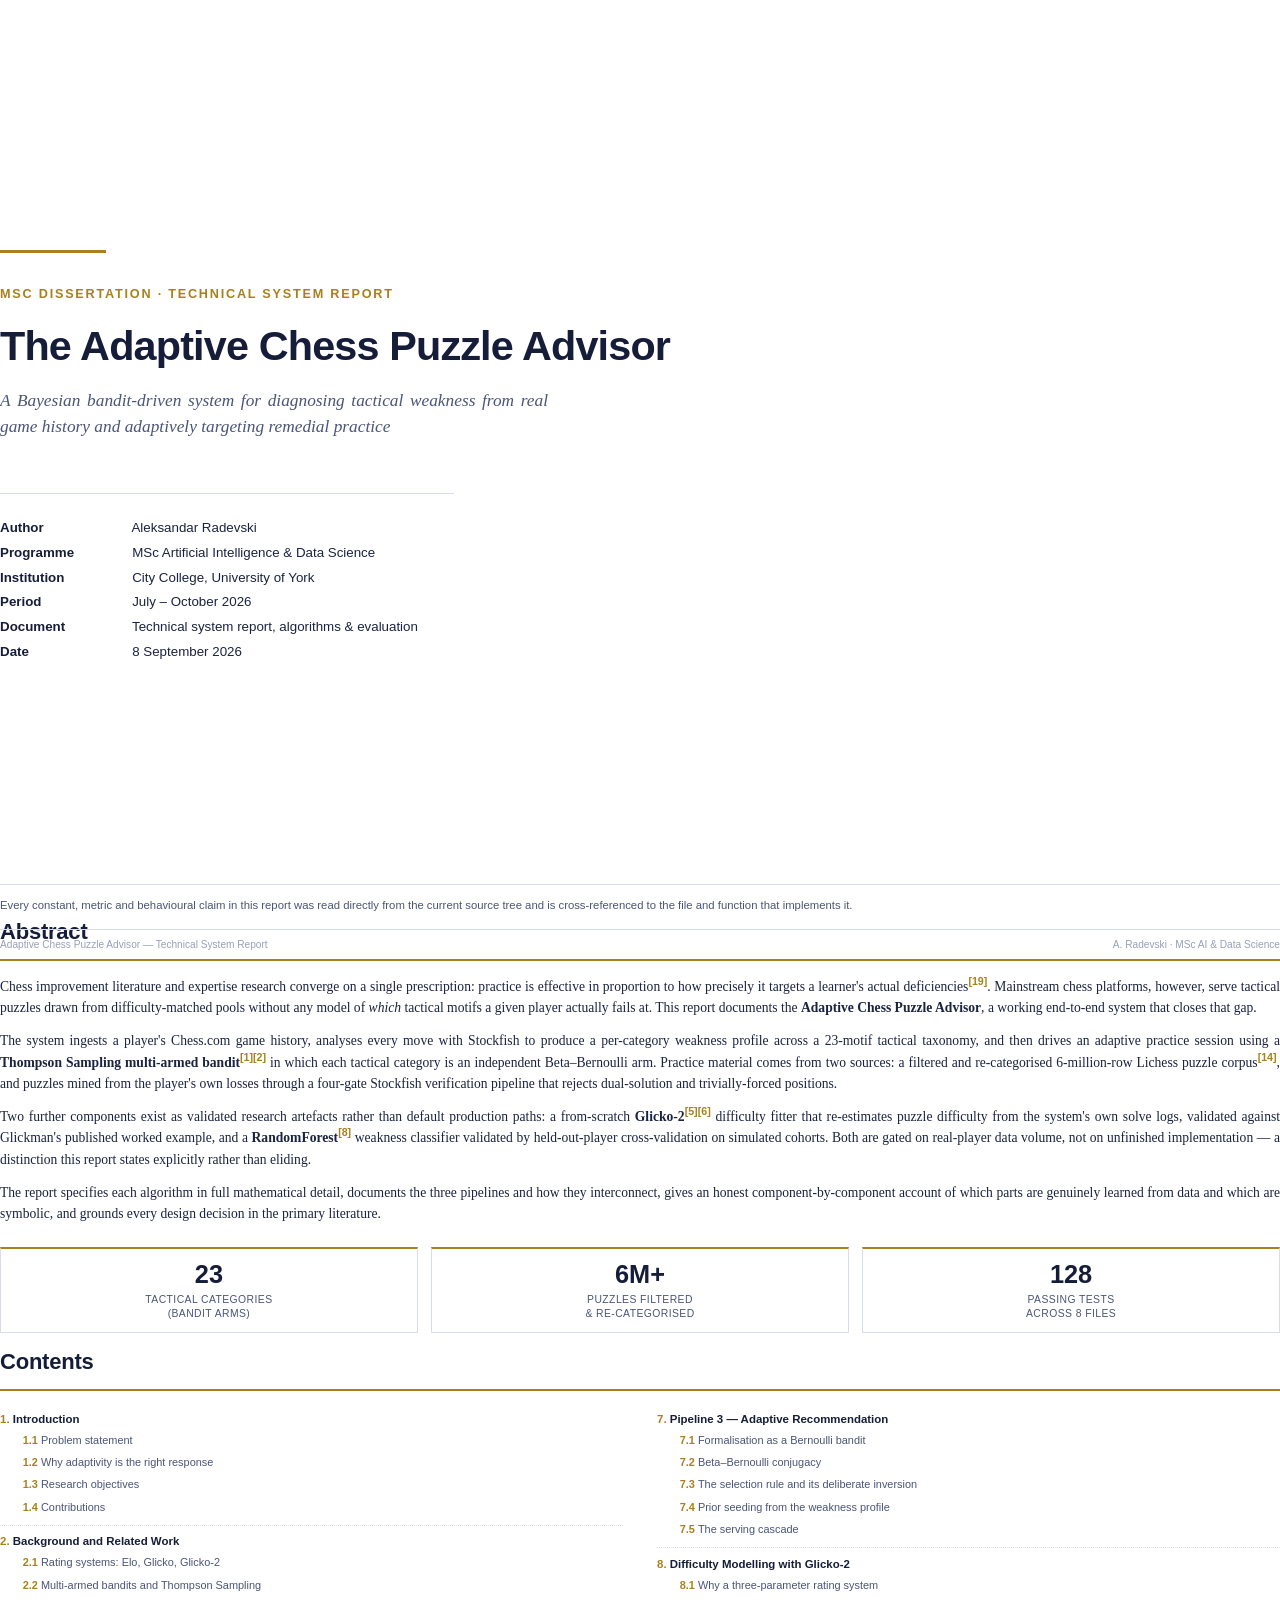
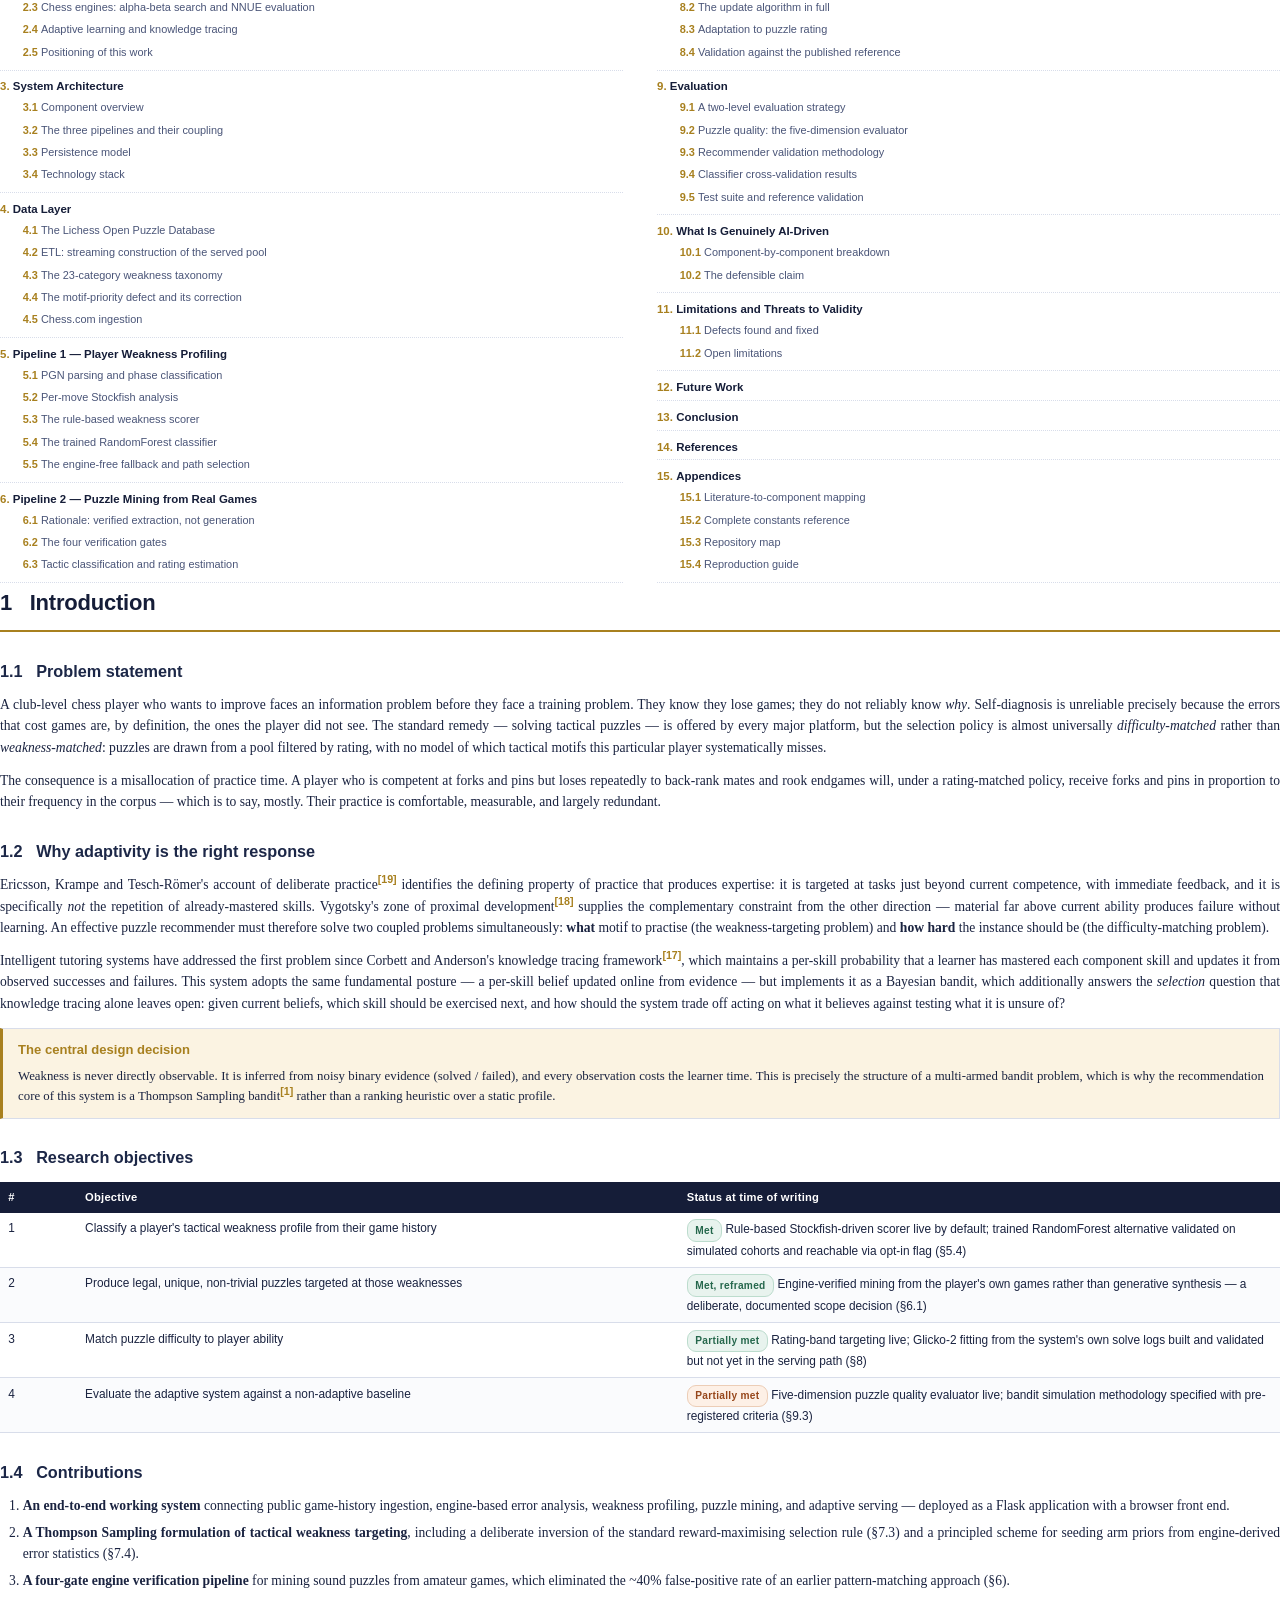
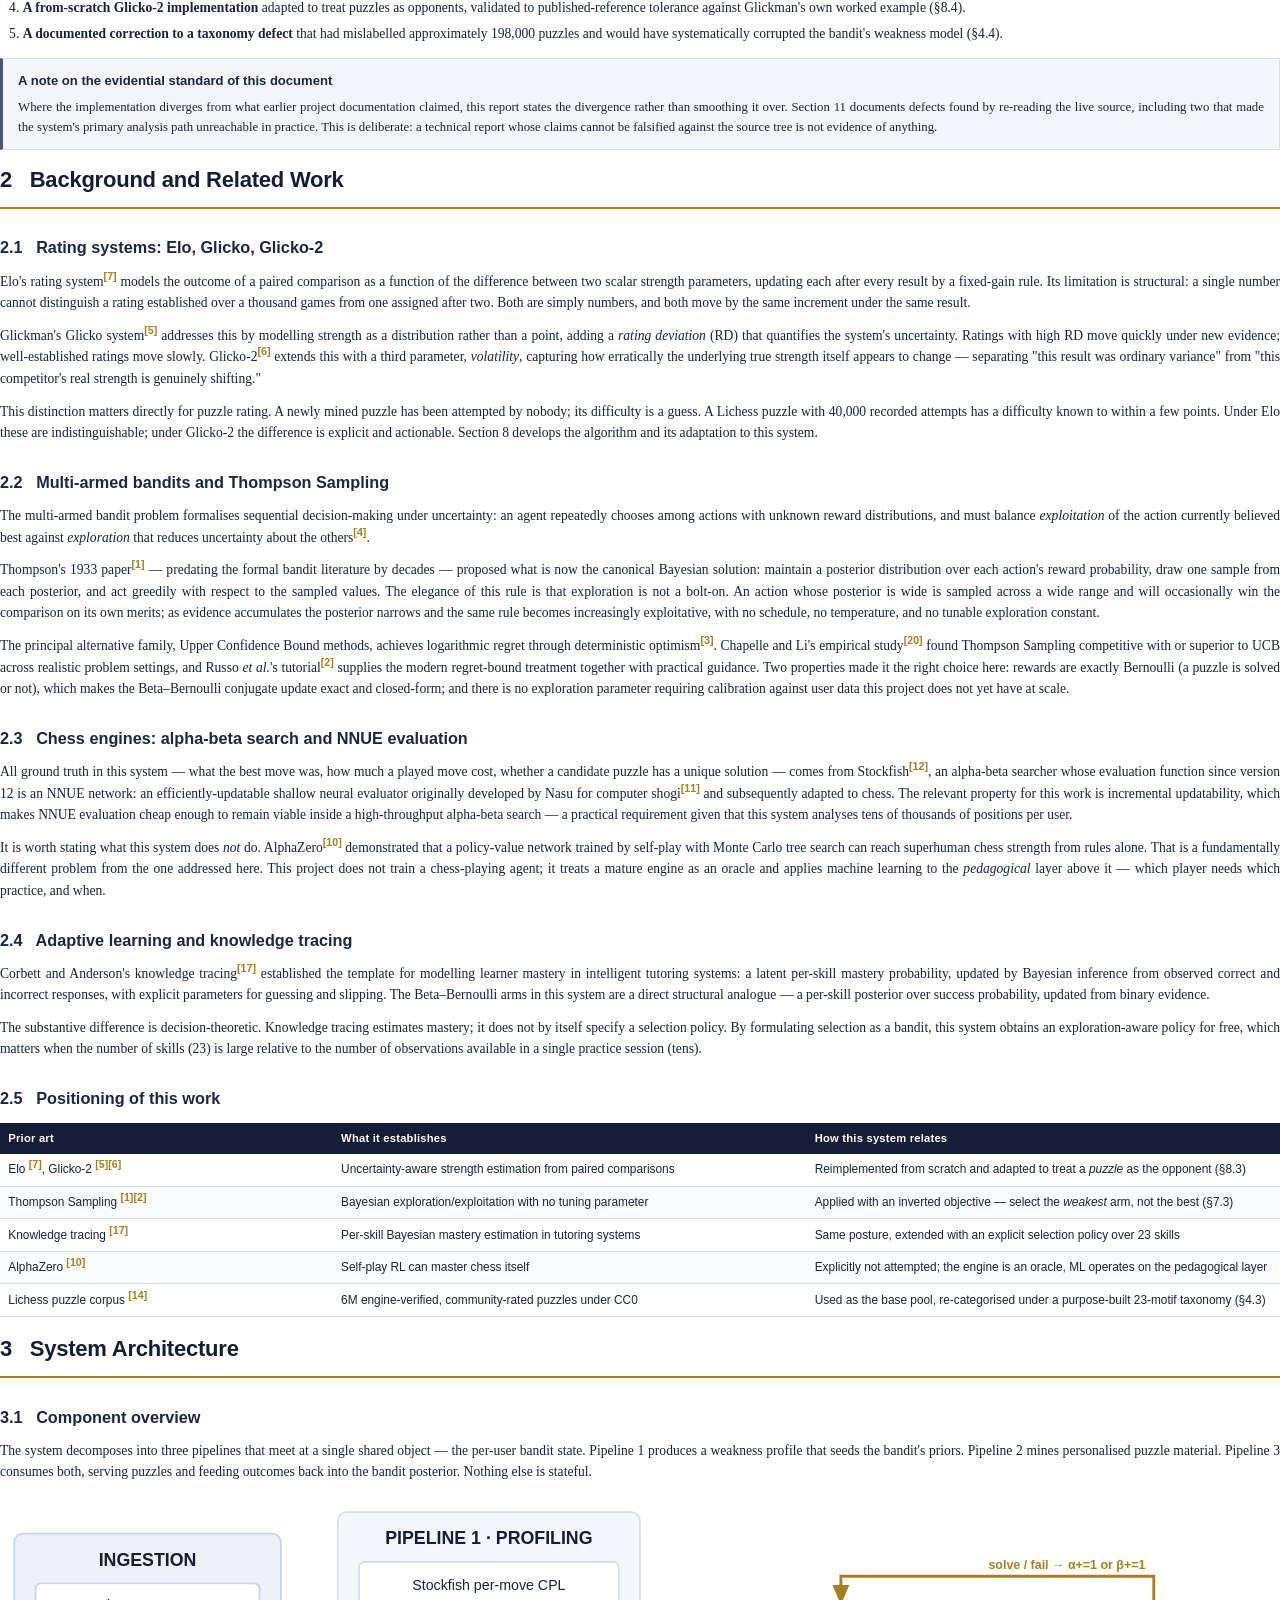
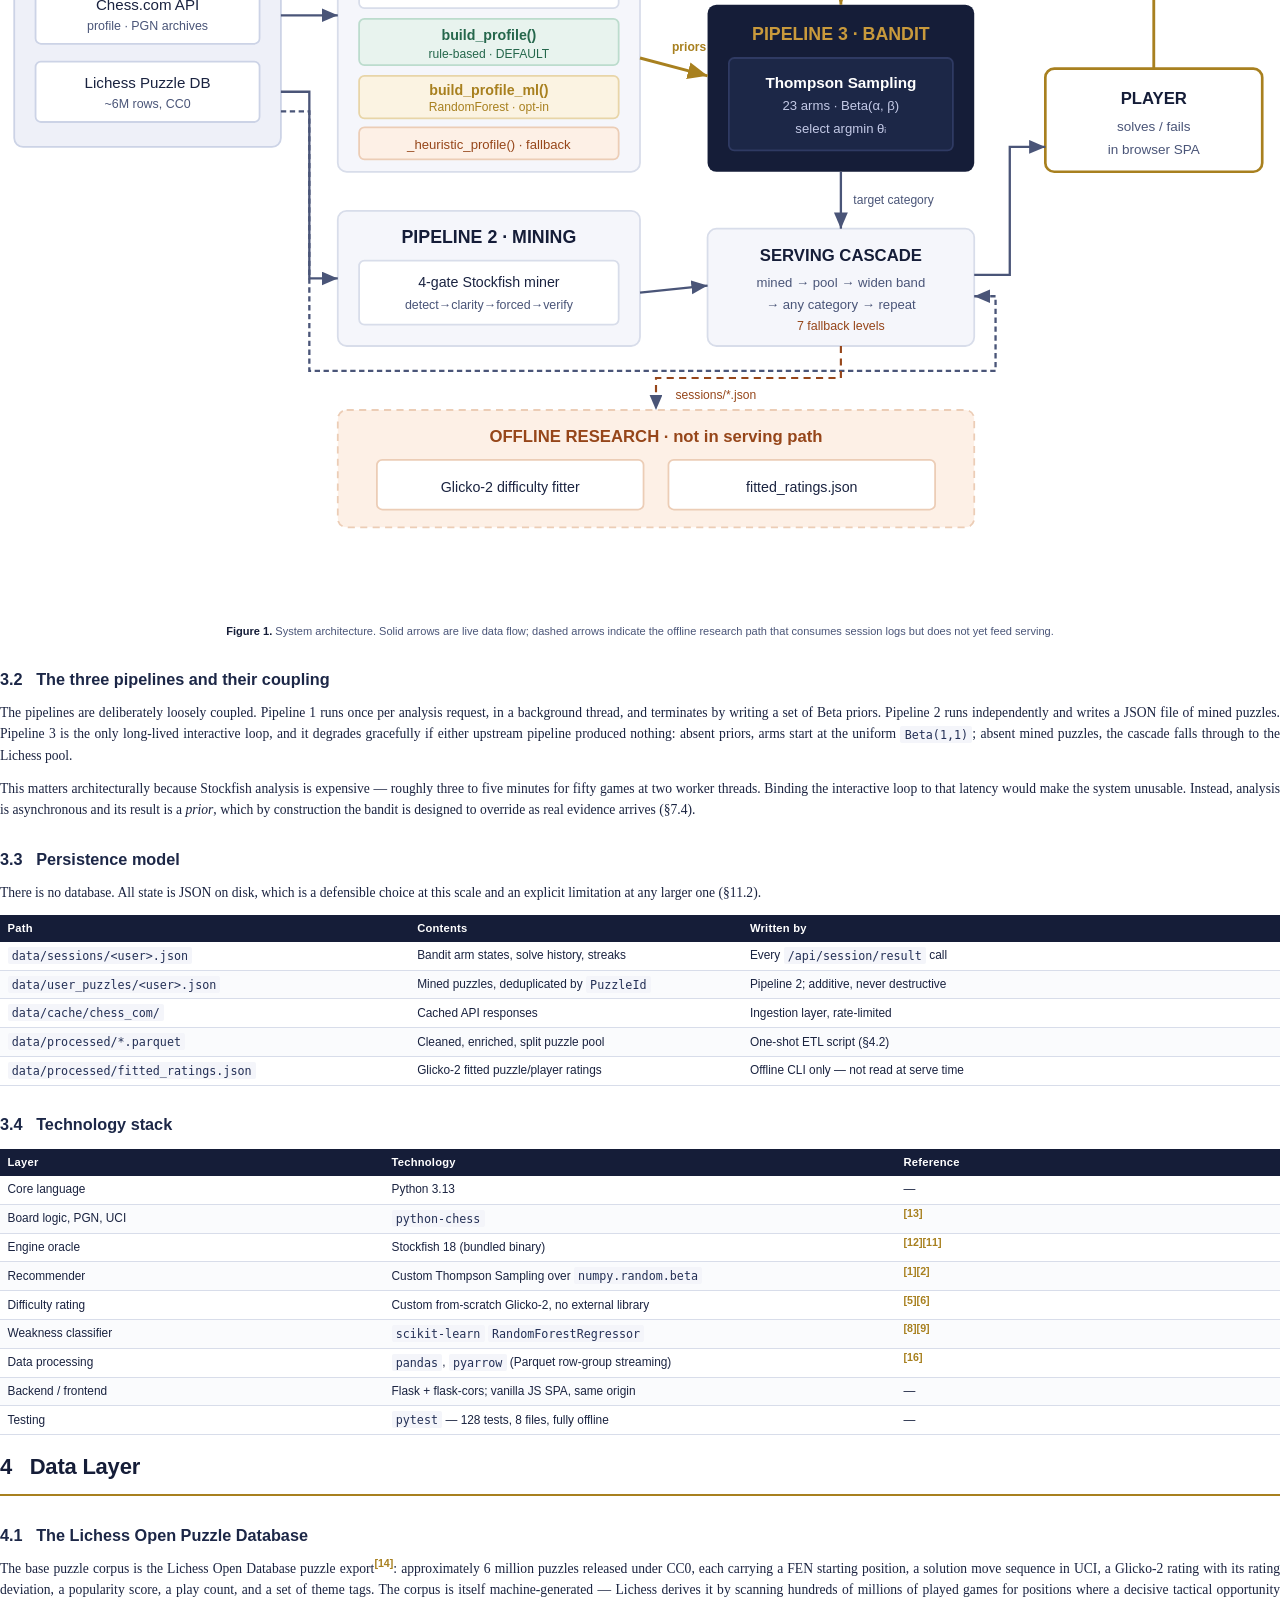
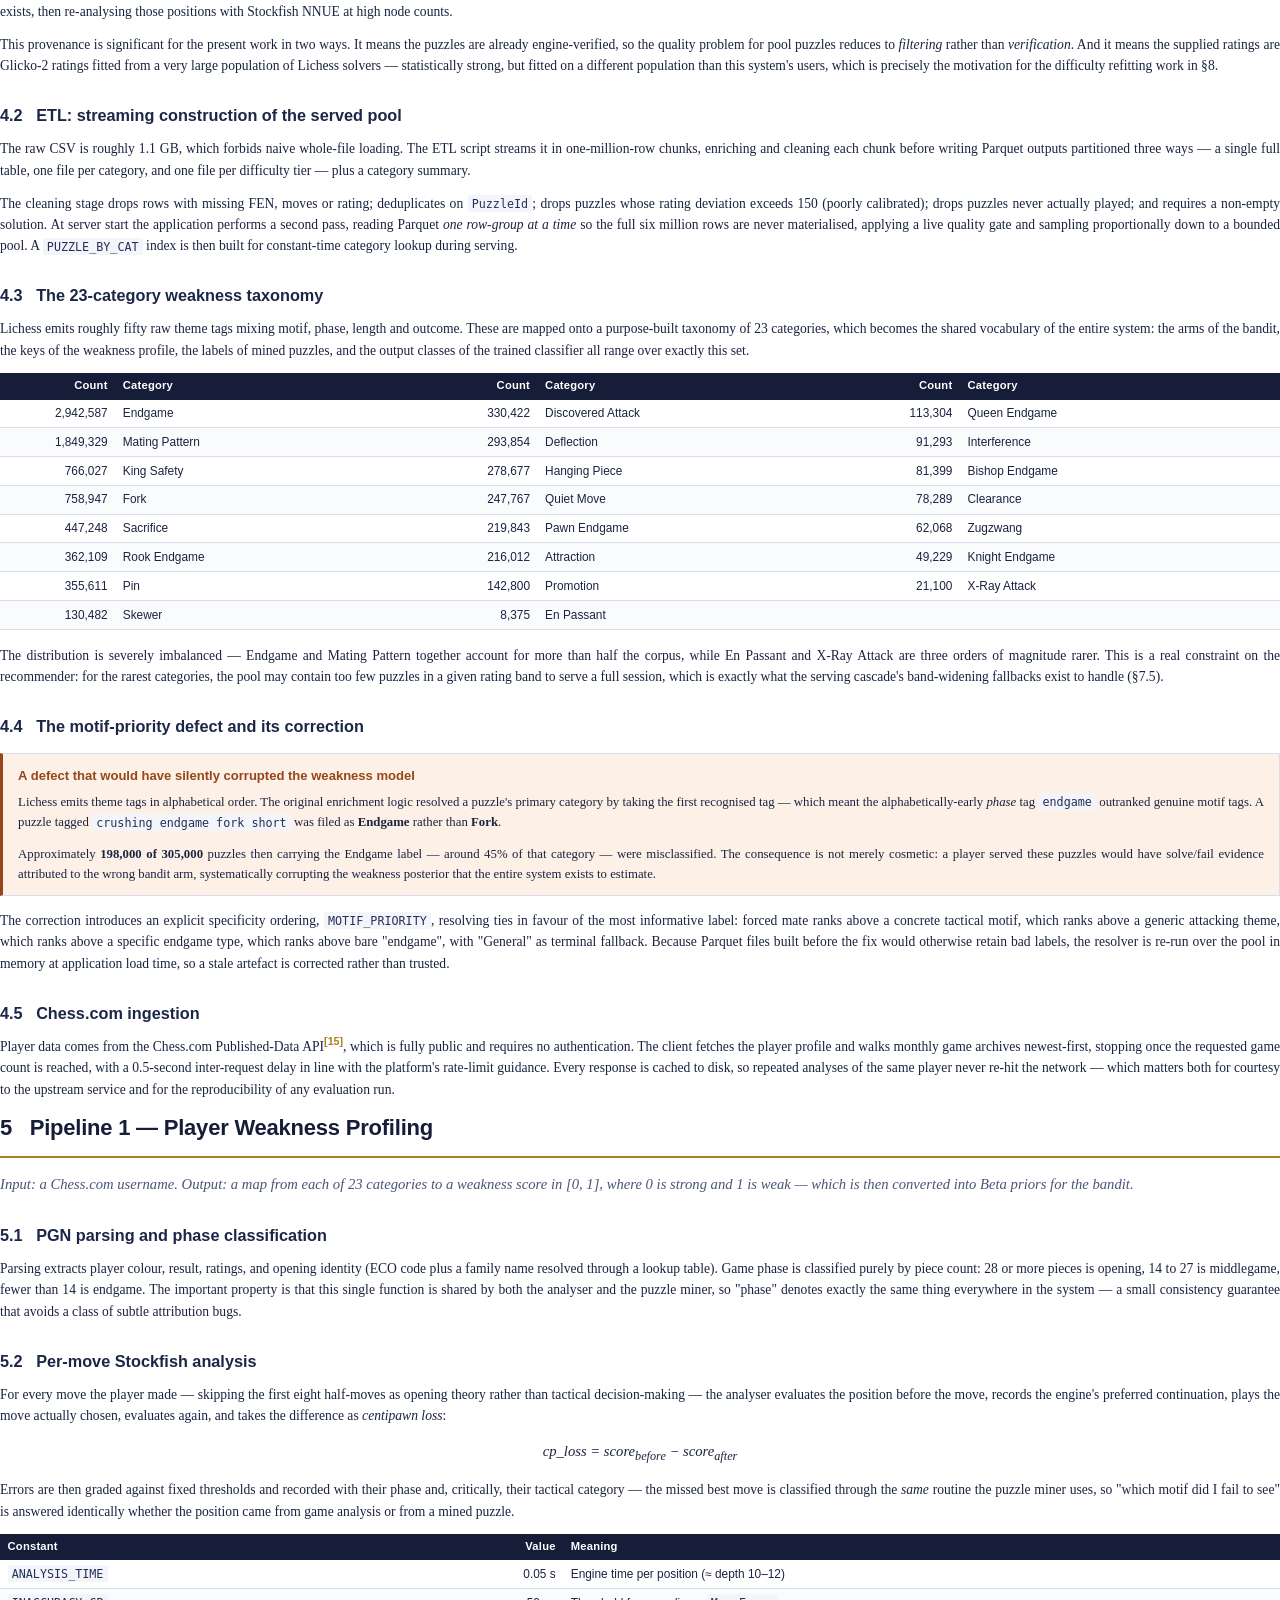
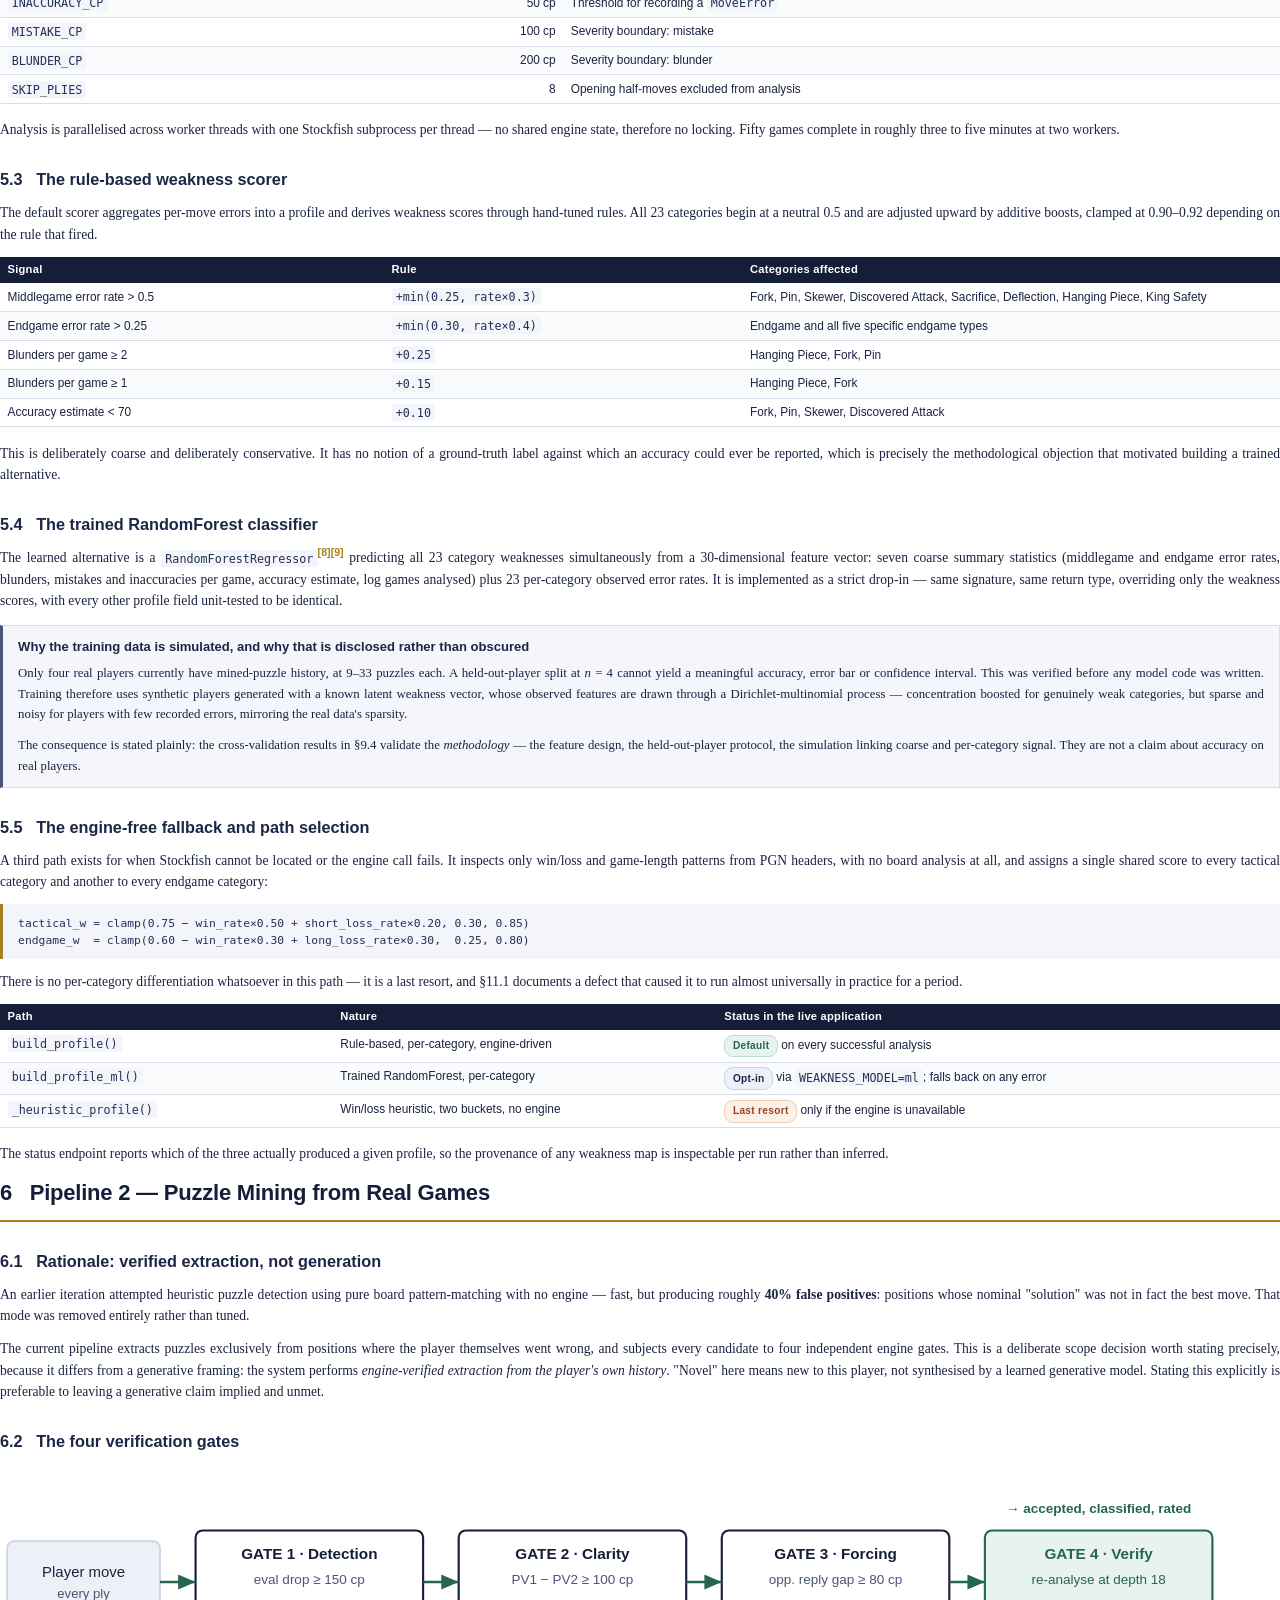
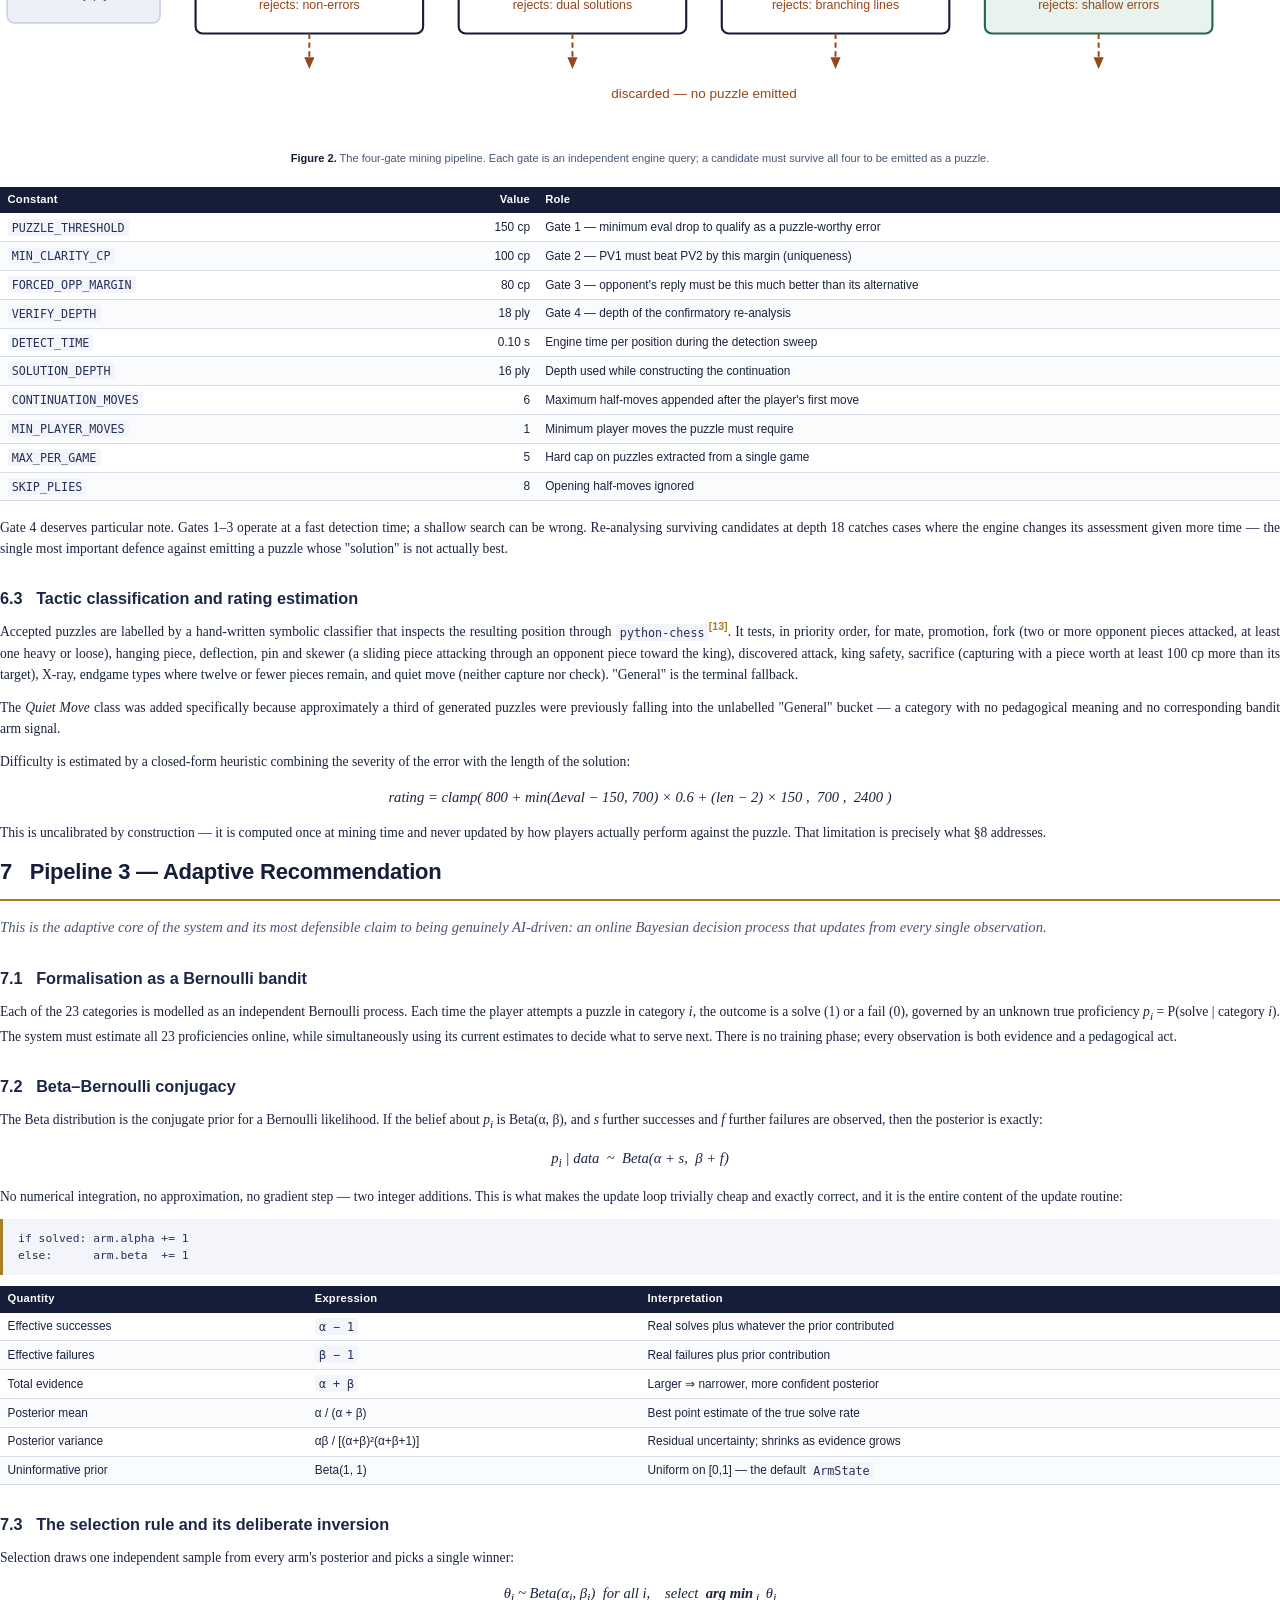
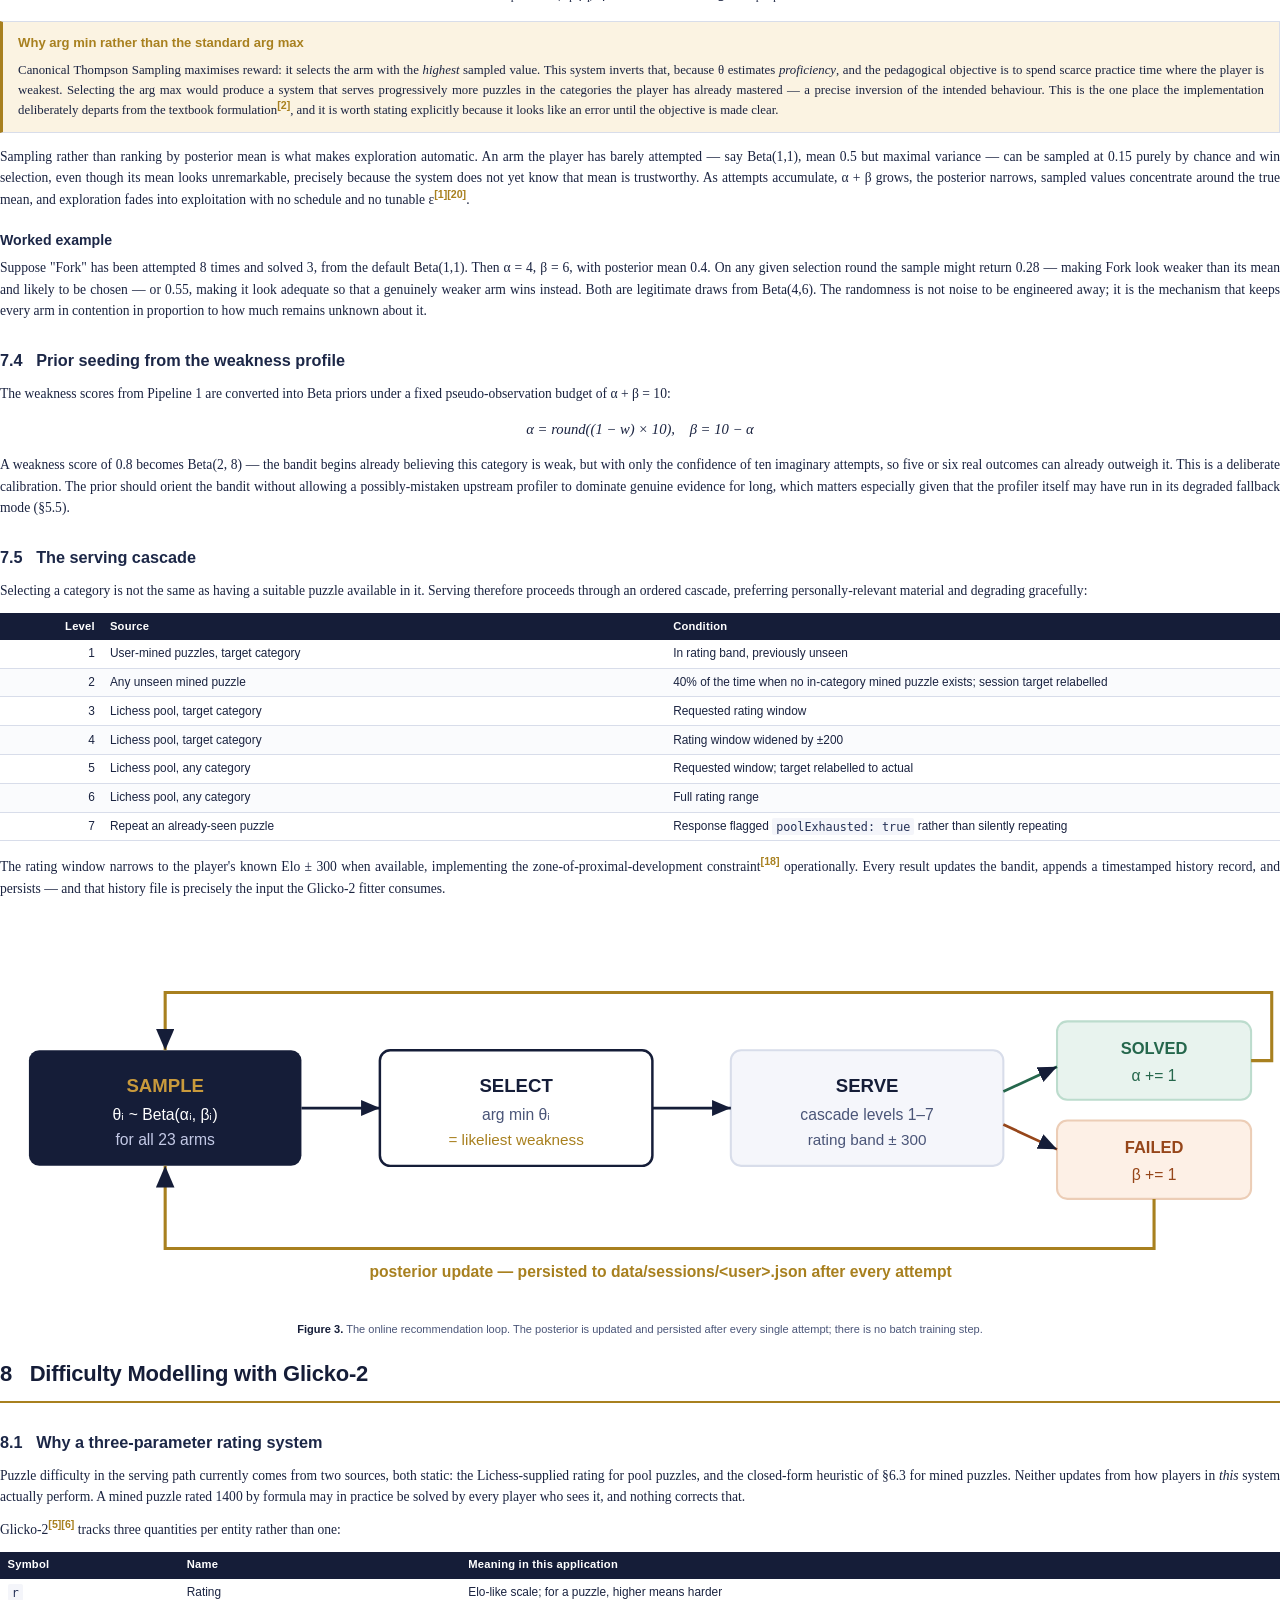
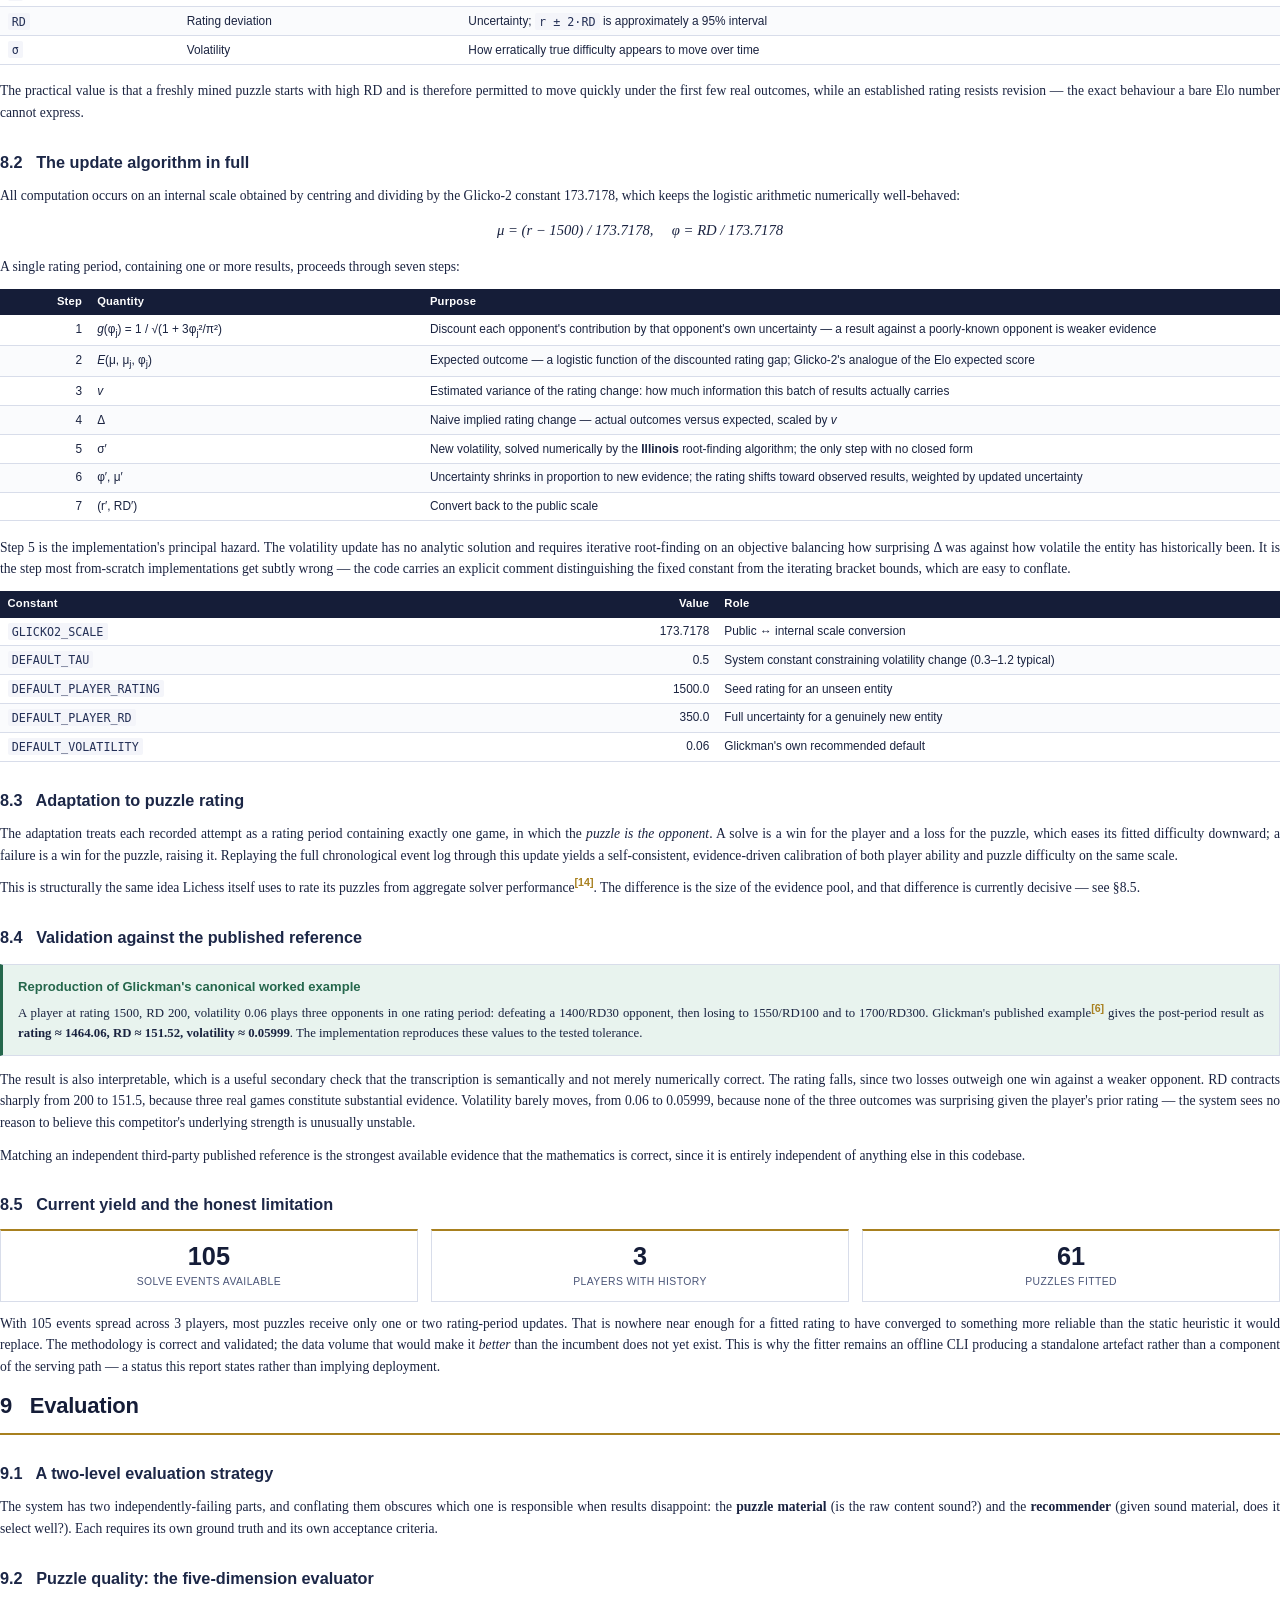
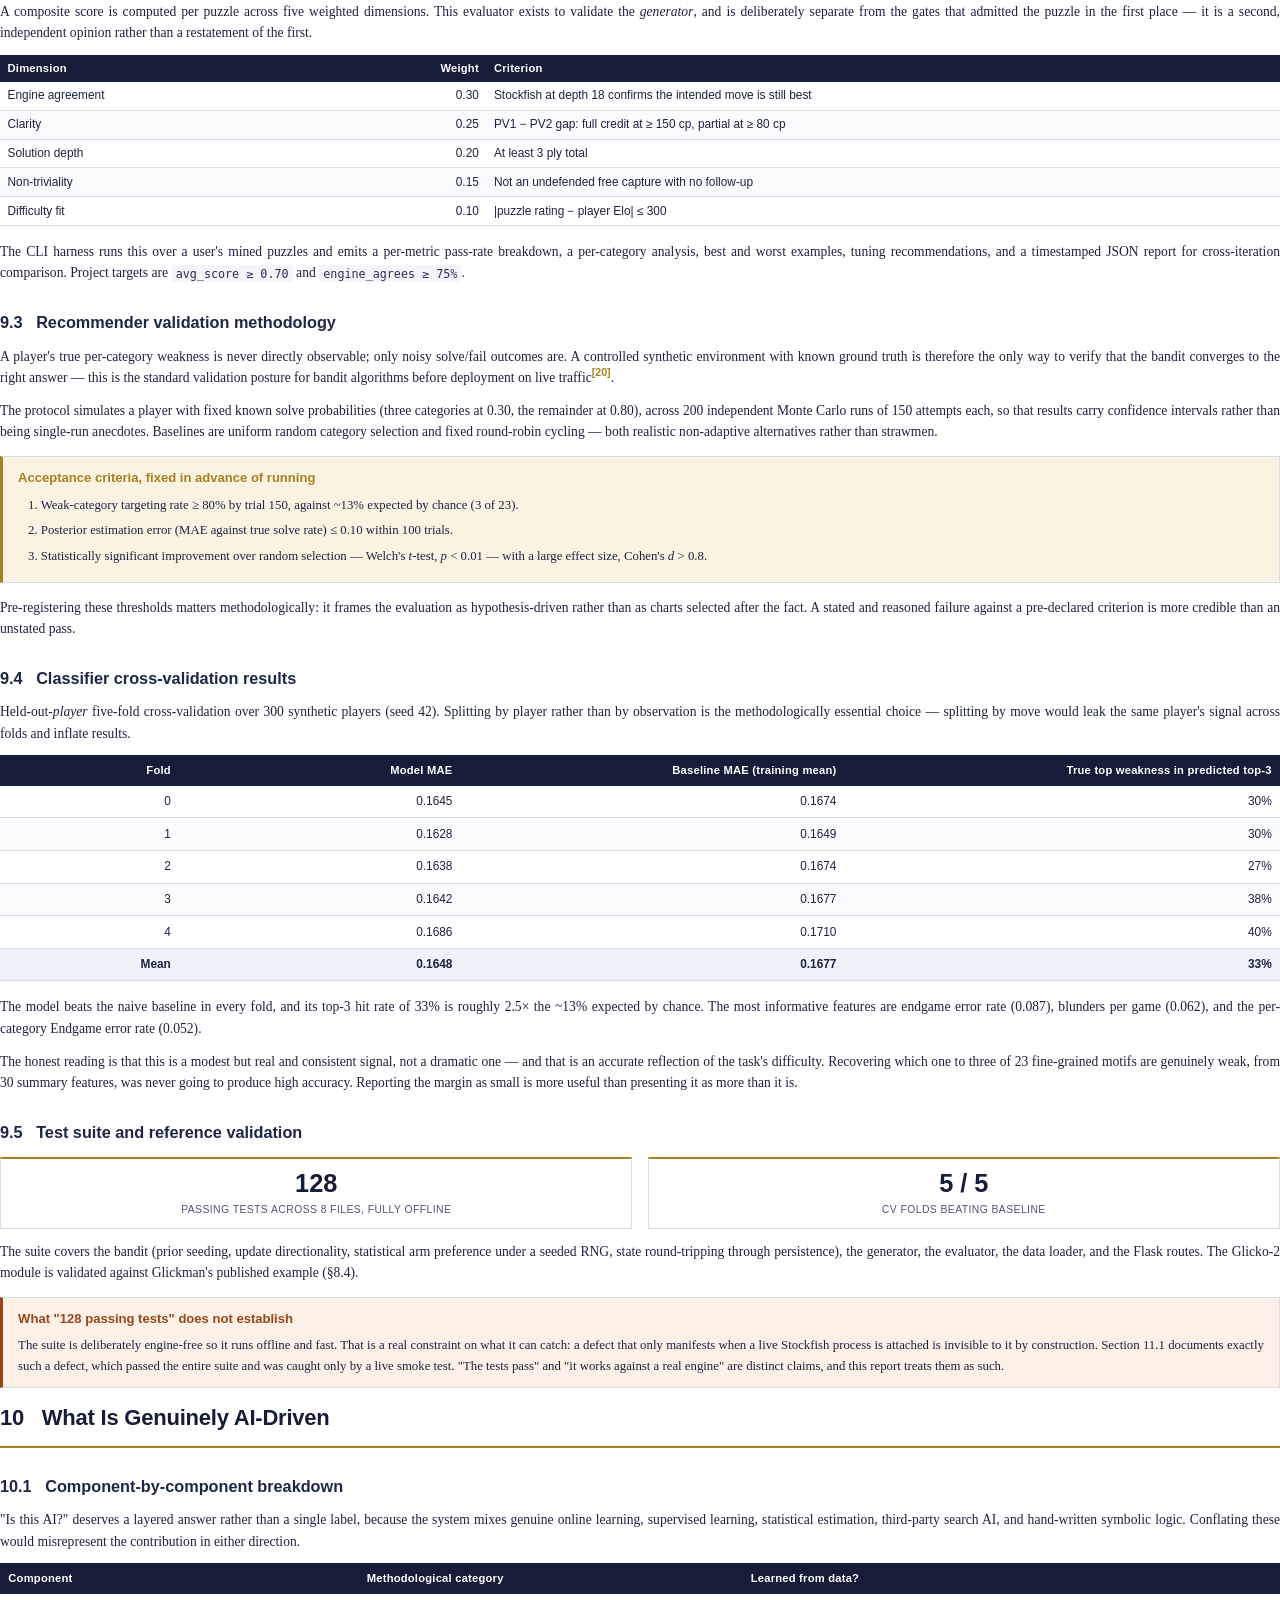
<file: docs/technical_report.html>
<!DOCTYPE html>
<html lang="en">
<head>
<meta charset="UTF-8">
<title>Adaptive Chess Puzzle Advisor — Technical System Report</title>
<style>
  @page { size: A4; margin: 20mm 18mm 22mm 18mm; }

  :root{
    --navy:#151d38; --navy2:#1c2747; --ink:#1a2340; --slate:#4a5578;
    --line:#d8ddea; --tint:#f5f6fb; --gold:#a8801f; --gold-soft:#fbf3e2;
    --good:#25674c; --good-soft:#e8f3ee; --warn:#96461a; --warn-soft:#fdf0e6;
    --code-bg:#f4f5fa;
  }

  *{ box-sizing:border-box; }
  html,body{ margin:0; padding:0; }
  body{
    font-family:"Georgia","Cambria","Times New Roman",serif;
    font-size:10.2pt; line-height:1.58; color:var(--ink);
    -webkit-print-color-adjust:exact; print-color-adjust:exact;
  }

  h1,h2,h3,h4,.sans{ font-family:"Segoe UI","Helvetica Neue",Arial,sans-serif; }

  h2{
    font-size:16.5pt; font-weight:700; color:var(--navy);
    margin:0 0 4mm; padding-bottom:2.5mm; border-bottom:2px solid var(--gold);
    letter-spacing:-0.01em; break-after:avoid;
  }
  h3{
    font-size:12.2pt; font-weight:650; color:var(--navy2);
    margin:7mm 0 2.5mm; break-after:avoid;
  }
  h4{
    font-size:10.6pt; font-weight:650; color:var(--navy2);
    margin:5mm 0 1.5mm; break-after:avoid;
  }
  p{ margin:0 0 3mm; text-align:justify; hyphens:auto; orphans:3; widows:3; }
  li{ orphans:2; widows:2; }

  code,.mono{
    font-family:"Consolas","SF Mono","DejaVu Sans Mono",monospace;
    font-size:8.8pt; background:var(--code-bg); padding:0.4mm 1.1mm;
    border-radius:2px; color:#243056;
  }
  pre{
    font-family:"Consolas","DejaVu Sans Mono",monospace; font-size:8.5pt;
    background:var(--code-bg); border-left:3px solid var(--gold);
    padding:3mm 4mm; margin:3mm 0; line-height:1.45;
    white-space:pre-wrap; break-inside:avoid; border-radius:0 3px 3px 0;
  }
  pre code{ background:none; padding:0; font-size:inherit; }

  table{
    width:100%; border-collapse:collapse; font-size:8.9pt;
    margin:3mm 0 4mm; break-inside:avoid;
    font-family:"Segoe UI",Arial,sans-serif;
  }
  th,td{ text-align:left; padding:1.7mm 2.2mm; border-bottom:0.5pt solid var(--line); vertical-align:top; }
  th{
    background:var(--navy); color:#fff; font-weight:600; font-size:8.4pt;
    letter-spacing:0.02em; border-bottom:none;
  }
  tbody tr:nth-child(even){ background:#fafbfd; }
  td.num,th.num{ text-align:right; font-variant-numeric:tabular-nums; }
  table.tight td,table.tight th{ padding:1.2mm 2mm; }

  ul,ol{ margin:0 0 3mm; padding-left:6mm; }
  li{ margin-bottom:1.4mm; text-align:justify; }

  .cite{
    font-family:"Segoe UI",Arial,sans-serif; font-size:8pt; font-weight:600;
    color:var(--gold); vertical-align:super; line-height:0;
    text-decoration:none;
  }

  .callout{
    border:0.5pt solid var(--line); border-left:3px solid var(--slate);
    background:var(--tint); padding:3mm 4mm; margin:3.5mm 0;
    break-inside:avoid; font-size:9.6pt;
  }
  .callout h4{ margin:0 0 1.5mm; font-size:9.8pt; }
  .callout p:last-child{ margin-bottom:0; }
  .callout.good{ border-left-color:var(--good); background:var(--good-soft); }
  .callout.good h4{ color:var(--good); }
  .callout.warn{ border-left-color:var(--warn); background:var(--warn-soft); }
  .callout.warn h4{ color:var(--warn); }
  .callout.key{ border-left-color:var(--gold); background:var(--gold-soft); }
  .callout.key h4{ color:var(--gold); }

  .eq{
    text-align:center; font-family:"Cambria Math","Georgia",serif;
    font-size:11pt; margin:3.5mm 0; break-inside:avoid; font-style:italic;
  }
  .eq .lbl{ float:right; font-style:normal; font-size:9pt; color:var(--slate); }

  figure{ margin:4mm 0 5mm; break-inside:avoid; text-align:center; }
  figure svg{ max-width:100%; height:auto; }
  figcaption{
    font-family:"Segoe UI",Arial,sans-serif; font-size:8.3pt; color:var(--slate);
    margin-top:2mm; text-align:center;
  }
  figcaption b{ color:var(--navy); }

  .page-break{ break-before:page; }
  .avoid-break{ break-inside:avoid; }

  /* ---------- Title page ---------- */
  .titlepage{
    height:242mm; display:flex; flex-direction:column;
    justify-content:center; break-after:page; position:relative; text-align:left;
  }
  .titlepage .rule{ width:28mm; height:3px; background:var(--gold); margin-bottom:8mm; }
  .titlepage .kicker{
    font-family:"Segoe UI",Arial,sans-serif; font-size:9.5pt; font-weight:600;
    letter-spacing:0.14em; text-transform:uppercase; color:var(--gold); margin-bottom:5mm;
  }
  .titlepage h1{
    font-size:31pt; font-weight:700; line-height:1.12; margin:0 0 5mm;
    color:var(--navy); letter-spacing:-0.02em;
  }
  .titlepage .sub{
    font-size:13pt; color:var(--slate); margin:0 0 14mm; line-height:1.5;
    font-style:italic; max-width:145mm;
  }
  .titlepage .meta{
    font-family:"Segoe UI",Arial,sans-serif; font-size:10pt; line-height:1.85;
    border-top:0.5pt solid var(--line); padding-top:6mm; max-width:120mm;
  }
  .titlepage .meta b{ color:var(--navy); display:inline-block; min-width:34mm; }
  .titlepage .foot{
    position:absolute; bottom:0; left:0; right:0;
    font-family:"Segoe UI",Arial,sans-serif; font-size:8.5pt; color:var(--slate);
    border-top:0.5pt solid var(--line); padding-top:3mm;
  }

  /* ---------- TOC ---------- */
  .toc{
    font-family:"Segoe UI",Arial,sans-serif; font-size:8.6pt;
    column-count:2; column-gap:9mm; column-fill:balance;
  }
  .toc ol{ list-style:none; padding-left:0; margin:0; counter-reset:sec; }
  .toc > ol > li{
    counter-increment:sec; margin-bottom:0.8mm; padding:1mm 0;
    border-bottom:0.5pt dotted var(--line); font-weight:600; color:var(--navy);
    break-inside:avoid;
  }
  .toc > ol > li::before{
    content:counter(sec) ".  "; color:var(--gold); font-weight:700;
  }
  .toc ol ol{ margin:1mm 0 0 6mm; counter-reset:sub; font-weight:400; }
  .toc ol ol li{
    counter-increment:sub; border:none; padding:0.3mm 0; color:var(--slate);
    font-size:8.2pt; line-height:1.35;
  }
  .toc ol ol li::before{
    content:counter(sec) "." counter(sub) "   "; color:var(--gold); font-weight:600;
  }

  /* ---------- References ---------- */
  .refs{ font-size:9.3pt; font-family:"Segoe UI",Arial,sans-serif; }
  .refs ol{ padding-left:0; list-style:none; counter-reset:ref; }
  .refs li{
    counter-increment:ref; margin-bottom:3mm; padding-left:10mm;
    position:relative; text-align:left; line-height:1.5; break-inside:avoid;
  }
  .refs li::before{
    content:"[" counter(ref) "]"; position:absolute; left:0; top:0;
    font-weight:700; color:var(--gold);
  }
  .refs .where{
    display:block; font-size:8.4pt; color:var(--slate); margin-top:0.8mm; font-style:italic;
  }
  .refs a{ color:var(--navy2); word-break:break-all; text-decoration:none; }

  .lead{ font-size:11pt; color:var(--slate); line-height:1.6; margin-bottom:5mm; font-style:italic; }

  .pill{
    display:inline-block; font-family:"Segoe UI",Arial,sans-serif; font-size:7.6pt;
    font-weight:650; padding:0.6mm 2mm; border-radius:9px; letter-spacing:0.03em;
    background:var(--tint); color:var(--slate); border:0.5pt solid var(--line);
  }
  .pill.live{ background:var(--good-soft); color:var(--good); border-color:#bcdccd; }
  .pill.off{ background:var(--warn-soft); color:var(--warn); border-color:#eccdb6; }
  .pill.ext{ background:#eef0f8; color:var(--navy2); border-color:#ccd3e6; }

  .pagefoot{
    position:fixed; bottom:-14mm; left:0; right:0;
    font-family:"Segoe UI",Arial,sans-serif; font-size:7.6pt; color:#98a0b8;
    border-top:0.5pt solid var(--line); padding-top:1.8mm;
    display:flex; justify-content:space-between;
  }

  .grid2{ display:grid; grid-template-columns:1fr 1fr; gap:4mm; margin:3mm 0; }
  .grid3{ display:grid; grid-template-columns:repeat(3,1fr); gap:3.5mm; margin:3mm 0; }
  .statbox{
    border:0.5pt solid var(--line); border-top:2.5px solid var(--gold);
    padding:3mm; text-align:center; background:#fff; break-inside:avoid;
  }
  .statbox .n{
    font-family:"Segoe UI",Arial,sans-serif; font-size:19pt; font-weight:700;
    color:var(--navy); line-height:1.1;
  }
  .statbox .l{
    font-family:"Segoe UI",Arial,sans-serif; font-size:7.8pt; color:var(--slate);
    text-transform:uppercase; letter-spacing:0.04em; margin-top:1.2mm; line-height:1.35;
  }
</style>
</head>
<body>

<div class="pagefoot">
  <span>Adaptive Chess Puzzle Advisor — Technical System Report</span>
  <span>A. Radevski · MSc AI &amp; Data Science</span>
</div>

<!-- ══════════════════ TITLE PAGE ══════════════════ -->
<section class="titlepage">
  <div class="rule"></div>
  <div class="kicker">MSc Dissertation · Technical System Report</div>
  <h1>The Adaptive Chess Puzzle Advisor</h1>
  <p class="sub">A Bayesian bandit-driven system for diagnosing tactical weakness from real game
  history and adaptively targeting remedial practice</p>

  <div class="meta">
    <div><b>Author</b> Aleksandar Radevski</div>
    <div><b>Programme</b> MSc Artificial Intelligence &amp; Data Science</div>
    <div><b>Institution</b> City College, University of York</div>
    <div><b>Period</b> July – October 2026</div>
    <div><b>Document</b> Technical system report, algorithms &amp; evaluation</div>
    <div><b>Date</b> 8 September 2026</div>
  </div>

  <div class="foot">
    Every constant, metric and behavioural claim in this report was read directly from the
    current source tree and is cross-referenced to the file and function that implements it.
  </div>
</section>

<!-- ══════════════════ ABSTRACT ══════════════════ -->
<section>
  <h2>Abstract</h2>
  <p>
    Chess improvement literature and expertise research converge on a single prescription: practice
    is effective in proportion to how precisely it targets a learner's actual deficiencies<a href="#r19" class="cite">[19]</a>.
    Mainstream chess platforms, however, serve tactical puzzles drawn from difficulty-matched pools without
    any model of <em>which</em> tactical motifs a given player actually fails at. This report documents the
    <strong>Adaptive Chess Puzzle Advisor</strong>, a working end-to-end system that closes that gap.
  </p>
  <p>
    The system ingests a player's Chess.com game history, analyses every move with Stockfish to
    produce a per-category weakness profile across a 23-motif tactical taxonomy, and then drives an
    adaptive practice session using a <strong>Thompson Sampling multi-armed bandit</strong><a href="#r1" class="cite">[1]</a><a href="#r2" class="cite">[2]</a>
    in which each tactical category is an independent Beta–Bernoulli arm. Practice material comes from two
    sources: a filtered and re-categorised 6-million-row Lichess puzzle corpus<a href="#r14" class="cite">[14]</a>, and puzzles
    mined from the player's own losses through a four-gate Stockfish verification pipeline that rejects
    dual-solution and trivially-forced positions.
  </p>
  <p>
    Two further components exist as validated research artefacts rather than default production paths: a
    from-scratch <strong>Glicko-2</strong><a href="#r5" class="cite">[5]</a><a href="#r6" class="cite">[6]</a> difficulty
    fitter that re-estimates puzzle difficulty from the system's own solve logs, validated against Glickman's
    published worked example, and a <strong>RandomForest</strong><a href="#r8" class="cite">[8]</a> weakness classifier
    validated by held-out-player cross-validation on simulated cohorts. Both are gated on real-player data
    volume, not on unfinished implementation — a distinction this report states explicitly rather than eliding.
  </p>
  <p>
    The report specifies each algorithm in full mathematical detail, documents the three pipelines and how
    they interconnect, gives an honest component-by-component account of which parts are genuinely learned
    from data and which are symbolic, and grounds every design decision in the primary literature.
  </p>

  <div class="grid3" style="margin-top:6mm;">
    <div class="statbox"><div class="n">23</div><div class="l">Tactical categories<br>(bandit arms)</div></div>
    <div class="statbox"><div class="n">6M+</div><div class="l">Puzzles filtered<br>&amp; re-categorised</div></div>
    <div class="statbox"><div class="n">128</div><div class="l">Passing tests<br>across 8 files</div></div>
  </div>
</section>

<!-- ══════════════════ TOC ══════════════════ -->
<section class="page-break">
  <h2>Contents</h2>
  <div class="toc">
    <ol>
      <li>Introduction
        <ol>
          <li>Problem statement</li>
          <li>Why adaptivity is the right response</li>
          <li>Research objectives</li>
          <li>Contributions</li>
        </ol>
      </li>
      <li>Background and Related Work
        <ol>
          <li>Rating systems: Elo, Glicko, Glicko-2</li>
          <li>Multi-armed bandits and Thompson Sampling</li>
          <li>Chess engines: alpha-beta search and NNUE evaluation</li>
          <li>Adaptive learning and knowledge tracing</li>
          <li>Positioning of this work</li>
        </ol>
      </li>
      <li>System Architecture
        <ol>
          <li>Component overview</li>
          <li>The three pipelines and their coupling</li>
          <li>Persistence model</li>
          <li>Technology stack</li>
        </ol>
      </li>
      <li>Data Layer
        <ol>
          <li>The Lichess Open Puzzle Database</li>
          <li>ETL: streaming construction of the served pool</li>
          <li>The 23-category weakness taxonomy</li>
          <li>The motif-priority defect and its correction</li>
          <li>Chess.com ingestion</li>
        </ol>
      </li>
      <li>Pipeline 1 — Player Weakness Profiling
        <ol>
          <li>PGN parsing and phase classification</li>
          <li>Per-move Stockfish analysis</li>
          <li>The rule-based weakness scorer</li>
          <li>The trained RandomForest classifier</li>
          <li>The engine-free fallback and path selection</li>
        </ol>
      </li>
      <li>Pipeline 2 — Puzzle Mining from Real Games
        <ol>
          <li>Rationale: verified extraction, not generation</li>
          <li>The four verification gates</li>
          <li>Tactic classification and rating estimation</li>
        </ol>
      </li>
      <li>Pipeline 3 — Adaptive Recommendation
        <ol>
          <li>Formalisation as a Bernoulli bandit</li>
          <li>Beta–Bernoulli conjugacy</li>
          <li>The selection rule and its deliberate inversion</li>
          <li>Prior seeding from the weakness profile</li>
          <li>The serving cascade</li>
        </ol>
      </li>
      <li>Difficulty Modelling with Glicko-2
        <ol>
          <li>Why a three-parameter rating system</li>
          <li>The update algorithm in full</li>
          <li>Adaptation to puzzle rating</li>
          <li>Validation against the published reference</li>
        </ol>
      </li>
      <li>Evaluation
        <ol>
          <li>A two-level evaluation strategy</li>
          <li>Puzzle quality: the five-dimension evaluator</li>
          <li>Recommender validation methodology</li>
          <li>Classifier cross-validation results</li>
          <li>Test suite and reference validation</li>
        </ol>
      </li>
      <li>What Is Genuinely AI-Driven
        <ol>
          <li>Component-by-component breakdown</li>
          <li>The defensible claim</li>
        </ol>
      </li>
      <li>Limitations and Threats to Validity
        <ol>
          <li>Defects found and fixed</li>
          <li>Open limitations</li>
        </ol>
      </li>
      <li>Future Work</li>
      <li>Conclusion</li>
      <li>References</li>
      <li>Appendices
        <ol>
          <li>Literature-to-component mapping</li>
          <li>Complete constants reference</li>
          <li>Repository map</li>
          <li>Reproduction guide</li>
        </ol>
      </li>
    </ol>
  </div>
</section>

<!-- ══════════════════ 1. INTRODUCTION ══════════════════ -->
<section class="page-break">
  <h2>1 &nbsp; Introduction</h2>

  <h3>1.1 &nbsp; Problem statement</h3>
  <p>
    A club-level chess player who wants to improve faces an information problem before they face a
    training problem. They know they lose games; they do not reliably know <em>why</em>. Self-diagnosis
    is unreliable precisely because the errors that cost games are, by definition, the ones the player
    did not see. The standard remedy — solving tactical puzzles — is offered by every major platform,
    but the selection policy is almost universally <em>difficulty-matched</em> rather than
    <em>weakness-matched</em>: puzzles are drawn from a pool filtered by rating, with no model of which
    tactical motifs this particular player systematically misses.
  </p>
  <p>
    The consequence is a misallocation of practice time. A player who is competent at forks and pins but
    loses repeatedly to back-rank mates and rook endgames will, under a rating-matched policy, receive
    forks and pins in proportion to their frequency in the corpus — which is to say, mostly. Their
    practice is comfortable, measurable, and largely redundant.
  </p>

  <h3>1.2 &nbsp; Why adaptivity is the right response</h3>
  <p>
    Ericsson, Krampe and Tesch-Römer's account of deliberate practice<a href="#r19" class="cite">[19]</a>
    identifies the defining property of practice that produces expertise: it is targeted at tasks just
    beyond current competence, with immediate feedback, and it is specifically <em>not</em> the repetition
    of already-mastered skills. Vygotsky's zone of proximal development<a href="#r18" class="cite">[18]</a>
    supplies the complementary constraint from the other direction — material far above current ability
    produces failure without learning. An effective puzzle recommender must therefore solve two coupled
    problems simultaneously: <strong>what</strong> motif to practise (the weakness-targeting problem) and
    <strong>how hard</strong> the instance should be (the difficulty-matching problem).
  </p>
  <p>
    Intelligent tutoring systems have addressed the first problem since Corbett and Anderson's knowledge
    tracing framework<a href="#r17" class="cite">[17]</a>, which maintains a per-skill probability that a
    learner has mastered each component skill and updates it from observed successes and failures. This
    system adopts the same fundamental posture — a per-skill belief updated online from evidence — but
    implements it as a Bayesian bandit, which additionally answers the <em>selection</em> question that
    knowledge tracing alone leaves open: given current beliefs, which skill should be exercised next, and
    how should the system trade off acting on what it believes against testing what it is unsure of?
  </p>

  <div class="callout key">
    <h4>The central design decision</h4>
    <p>
      Weakness is never directly observable. It is inferred from noisy binary evidence (solved / failed),
      and every observation costs the learner time. This is precisely the structure of a multi-armed bandit
      problem, which is why the recommendation core of this system is a Thompson Sampling
      bandit<a href="#r1" class="cite">[1]</a> rather than a ranking heuristic over a static profile.
    </p>
  </div>

  <h3>1.3 &nbsp; Research objectives</h3>
  <table>
    <thead>
      <tr><th style="width:6%">#</th><th style="width:47%">Objective</th><th>Status at time of writing</th></tr>
    </thead>
    <tbody>
      <tr>
        <td>1</td>
        <td>Classify a player's tactical weakness profile from their game history</td>
        <td><span class="pill live">Met</span> Rule-based Stockfish-driven scorer live by default; trained
        RandomForest alternative validated on simulated cohorts and reachable via opt-in flag (§5.4)</td>
      </tr>
      <tr>
        <td>2</td>
        <td>Produce legal, unique, non-trivial puzzles targeted at those weaknesses</td>
        <td><span class="pill live">Met, reframed</span> Engine-verified mining from the player's own
        games rather than generative synthesis — a deliberate, documented scope decision (§6.1)</td>
      </tr>
      <tr>
        <td>3</td>
        <td>Match puzzle difficulty to player ability</td>
        <td><span class="pill live">Partially met</span> Rating-band targeting live; Glicko-2 fitting from
        the system's own solve logs built and validated but not yet in the serving path (§8)</td>
      </tr>
      <tr>
        <td>4</td>
        <td>Evaluate the adaptive system against a non-adaptive baseline</td>
        <td><span class="pill off">Partially met</span> Five-dimension puzzle quality evaluator live;
        bandit simulation methodology specified with pre-registered criteria (§9.3)</td>
      </tr>
    </tbody>
  </table>

  <h3>1.4 &nbsp; Contributions</h3>
  <ol>
    <li><strong>An end-to-end working system</strong> connecting public game-history ingestion, engine-based
    error analysis, weakness profiling, puzzle mining, and adaptive serving — deployed as a Flask
    application with a browser front end.</li>
    <li><strong>A Thompson Sampling formulation of tactical weakness targeting</strong>, including a
    deliberate inversion of the standard reward-maximising selection rule (§7.3) and a principled
    scheme for seeding arm priors from engine-derived error statistics (§7.4).</li>
    <li><strong>A four-gate engine verification pipeline</strong> for mining sound puzzles from amateur
    games, which eliminated the ~40% false-positive rate of an earlier pattern-matching approach (§6).</li>
    <li><strong>A from-scratch Glicko-2 implementation</strong> adapted to treat puzzles as opponents,
    validated to published-reference tolerance against Glickman's own worked example (§8.4).</li>
    <li><strong>A documented correction to a taxonomy defect</strong> that had mislabelled approximately
    198,000 puzzles and would have systematically corrupted the bandit's weakness model (§4.4).</li>
  </ol>

  <div class="callout">
    <h4>A note on the evidential standard of this document</h4>
    <p>
      Where the implementation diverges from what earlier project documentation claimed, this report
      states the divergence rather than smoothing it over. Section 11 documents defects found by
      re-reading the live source, including two that made the system's primary analysis path
      unreachable in practice. This is deliberate: a technical report whose claims cannot be
      falsified against the source tree is not evidence of anything.
    </p>
  </div>
</section>

<!-- ══════════════════ 2. BACKGROUND ══════════════════ -->
<section class="page-break">
  <h2>2 &nbsp; Background and Related Work</h2>

  <h3>2.1 &nbsp; Rating systems: Elo, Glicko, Glicko-2</h3>
  <p>
    Elo's rating system<a href="#r7" class="cite">[7]</a> models the outcome of a paired comparison as a
    function of the difference between two scalar strength parameters, updating each after every result by
    a fixed-gain rule. Its limitation is structural: a single number cannot distinguish a rating established
    over a thousand games from one assigned after two. Both are simply numbers, and both move by the same
    increment under the same result.
  </p>
  <p>
    Glickman's Glicko system<a href="#r5" class="cite">[5]</a> addresses this by modelling strength as a
    distribution rather than a point, adding a <em>rating deviation</em> (RD) that quantifies the system's
    uncertainty. Ratings with high RD move quickly under new evidence; well-established ratings move slowly.
    Glicko-2<a href="#r6" class="cite">[6]</a> extends this with a third parameter, <em>volatility</em>,
    capturing how erratically the underlying true strength itself appears to change — separating "this
    result was ordinary variance" from "this competitor's real strength is genuinely shifting."
  </p>
  <p>
    This distinction matters directly for puzzle rating. A newly mined puzzle has been attempted by nobody;
    its difficulty is a guess. A Lichess puzzle with 40,000 recorded attempts has a difficulty known to
    within a few points. Under Elo these are indistinguishable; under Glicko-2 the difference is explicit
    and actionable. Section 8 develops the algorithm and its adaptation to this system.
  </p>

  <h3>2.2 &nbsp; Multi-armed bandits and Thompson Sampling</h3>
  <p>
    The multi-armed bandit problem formalises sequential decision-making under uncertainty: an agent
    repeatedly chooses among actions with unknown reward distributions, and must balance
    <em>exploitation</em> of the action currently believed best against <em>exploration</em> that
    reduces uncertainty about the others<a href="#r4" class="cite">[4]</a>.
  </p>
  <p>
    Thompson's 1933 paper<a href="#r1" class="cite">[1]</a> — predating the formal bandit literature by
    decades — proposed what is now the canonical Bayesian solution: maintain a posterior distribution over
    each action's reward probability, draw one sample from each posterior, and act greedily with respect to
    the sampled values. The elegance of this rule is that exploration is not a bolt-on. An action whose
    posterior is wide is sampled across a wide range and will occasionally win the comparison on its own
    merits; as evidence accumulates the posterior narrows and the same rule becomes increasingly
    exploitative, with no schedule, no temperature, and no tunable exploration constant.
  </p>
  <p>
    The principal alternative family, Upper Confidence Bound methods, achieves logarithmic regret through
    deterministic optimism<a href="#r3" class="cite">[3]</a>. Chapelle and Li's empirical
    study<a href="#r20" class="cite">[20]</a> found Thompson Sampling competitive with or superior to UCB
    across realistic problem settings, and Russo <em>et al.</em>'s tutorial<a href="#r2" class="cite">[2]</a>
    supplies the modern regret-bound treatment together with practical guidance. Two properties made it the
    right choice here: rewards are exactly Bernoulli (a puzzle is solved or not), which makes the
    Beta–Bernoulli conjugate update exact and closed-form; and there is no exploration parameter requiring
    calibration against user data this project does not yet have at scale.
  </p>

  <h3>2.3 &nbsp; Chess engines: alpha-beta search and NNUE evaluation</h3>
  <p>
    All ground truth in this system — what the best move was, how much a played move cost, whether a
    candidate puzzle has a unique solution — comes from Stockfish<a href="#r12" class="cite">[12]</a>,
    an alpha-beta searcher whose evaluation function since version 12 is an
    NNUE network: an efficiently-updatable shallow neural evaluator originally developed by Nasu for
    computer shogi<a href="#r11" class="cite">[11]</a> and subsequently adapted to chess. The relevant
    property for this work is incremental updatability, which makes NNUE evaluation cheap enough to
    remain viable inside a high-throughput alpha-beta search — a practical requirement given that this
    system analyses tens of thousands of positions per user.
  </p>
  <p>
    It is worth stating what this system does <em>not</em> do. AlphaZero<a href="#r10" class="cite">[10]</a>
    demonstrated that a policy-value network trained by self-play with Monte Carlo tree search can reach
    superhuman chess strength from rules alone. That is a fundamentally different problem from the one
    addressed here. This project does not train a chess-playing agent; it treats a mature engine as an
    oracle and applies machine learning to the <em>pedagogical</em> layer above it — which player needs
    which practice, and when.
  </p>

  <h3>2.4 &nbsp; Adaptive learning and knowledge tracing</h3>
  <p>
    Corbett and Anderson's knowledge tracing<a href="#r17" class="cite">[17]</a> established the template
    for modelling learner mastery in intelligent tutoring systems: a latent per-skill mastery probability,
    updated by Bayesian inference from observed correct and incorrect responses, with explicit parameters
    for guessing and slipping. The Beta–Bernoulli arms in this system are a direct structural analogue —
    a per-skill posterior over success probability, updated from binary evidence.
  </p>
  <p>
    The substantive difference is decision-theoretic. Knowledge tracing estimates mastery; it does not by
    itself specify a selection policy. By formulating selection as a bandit, this system obtains an
    exploration-aware policy for free, which matters when the number of skills (23) is large relative to
    the number of observations available in a single practice session (tens).
  </p>

  <h3>2.5 &nbsp; Positioning of this work</h3>
  <table>
    <thead>
      <tr><th style="width:26%">Prior art</th><th style="width:37%">What it establishes</th><th>How this system relates</th></tr>
    </thead>
    <tbody>
      <tr><td>Elo <a href="#r7" class="cite">[7]</a>, Glicko-2 <a href="#r5" class="cite">[5]</a><a href="#r6" class="cite">[6]</a></td>
        <td>Uncertainty-aware strength estimation from paired comparisons</td>
        <td>Reimplemented from scratch and adapted to treat a <em>puzzle</em> as the opponent (§8.3)</td></tr>
      <tr><td>Thompson Sampling <a href="#r1" class="cite">[1]</a><a href="#r2" class="cite">[2]</a></td>
        <td>Bayesian exploration/exploitation with no tuning parameter</td>
        <td>Applied with an inverted objective — select the <em>weakest</em> arm, not the best (§7.3)</td></tr>
      <tr><td>Knowledge tracing <a href="#r17" class="cite">[17]</a></td>
        <td>Per-skill Bayesian mastery estimation in tutoring systems</td>
        <td>Same posture, extended with an explicit selection policy over 23 skills</td></tr>
      <tr><td>AlphaZero <a href="#r10" class="cite">[10]</a></td>
        <td>Self-play RL can master chess itself</td>
        <td>Explicitly not attempted; the engine is an oracle, ML operates on the pedagogical layer</td></tr>
      <tr><td>Lichess puzzle corpus <a href="#r14" class="cite">[14]</a></td>
        <td>6M engine-verified, community-rated puzzles under CC0</td>
        <td>Used as the base pool, re-categorised under a purpose-built 23-motif taxonomy (§4.3)</td></tr>
    </tbody>
  </table>
</section>

<!-- ══════════════════ 3. ARCHITECTURE ══════════════════ -->
<section class="page-break">
  <h2>3 &nbsp; System Architecture</h2>

  <h3>3.1 &nbsp; Component overview</h3>
  <p>
    The system decomposes into three pipelines that meet at a single shared object — the per-user bandit
    state. Pipeline 1 produces a weakness profile that seeds the bandit's priors. Pipeline 2 mines
    personalised puzzle material. Pipeline 3 consumes both, serving puzzles and feeding outcomes back into
    the bandit posterior. Nothing else is stateful.
  </p>

  <figure>
    <svg viewBox="0 0 720 400" xmlns="http://www.w3.org/2000/svg" font-family="Segoe UI, Arial, sans-serif">
      <defs>
        <marker id="ar" markerWidth="8" markerHeight="8" refX="7" refY="3" orient="auto">
          <path d="M0,0 L7,3 L0,6 Z" fill="#4a5578"/>
        </marker>
        <marker id="arg" markerWidth="8" markerHeight="8" refX="7" refY="3" orient="auto">
          <path d="M0,0 L7,3 L0,6 Z" fill="#a8801f"/>
        </marker>
      </defs>

      <!-- Ingestion -->
      <rect x="8" y="20" width="150" height="120" rx="5" fill="#eef0f8" stroke="#ccd3e6"/>
      <text x="83" y="38" text-anchor="middle" font-size="10" font-weight="700" fill="#151d38">INGESTION</text>
      <rect x="20" y="48" width="126" height="34" rx="3" fill="#fff" stroke="#ccd3e6"/>
      <text x="83" y="63" text-anchor="middle" font-size="8.5" fill="#1a2340">Chess.com API</text>
      <text x="83" y="74" text-anchor="middle" font-size="7" fill="#4a5578">profile · PGN archives</text>
      <rect x="20" y="92" width="126" height="34" rx="3" fill="#fff" stroke="#ccd3e6"/>
      <text x="83" y="107" text-anchor="middle" font-size="8.5" fill="#1a2340">Lichess Puzzle DB</text>
      <text x="83" y="118" text-anchor="middle" font-size="7" fill="#4a5578">~6M rows, CC0</text>

      <!-- Pipeline 1 -->
      <rect x="190" y="8" width="170" height="146" rx="5" fill="#f5f6fb" stroke="#d8ddea"/>
      <text x="275" y="26" text-anchor="middle" font-size="10" font-weight="700" fill="#151d38">PIPELINE 1 · PROFILING</text>
      <rect x="202" y="36" width="146" height="26" rx="3" fill="#fff" stroke="#d8ddea"/>
      <text x="275" y="52" text-anchor="middle" font-size="8" fill="#1a2340">Stockfish per-move CPL</text>
      <rect x="202" y="68" width="146" height="26" rx="3" fill="#e8f3ee" stroke="#bcdccd"/>
      <text x="275" y="80" text-anchor="middle" font-size="8" fill="#25674c" font-weight="600">build_profile()</text>
      <text x="275" y="90" text-anchor="middle" font-size="6.8" fill="#25674c">rule-based · DEFAULT</text>
      <rect x="202" y="100" width="146" height="24" rx="3" fill="#fbf3e2" stroke="#e8d5a8"/>
      <text x="275" y="111" text-anchor="middle" font-size="8" fill="#a8801f" font-weight="600">build_profile_ml()</text>
      <text x="275" y="120" text-anchor="middle" font-size="6.8" fill="#a8801f">RandomForest · opt-in</text>
      <rect x="202" y="129" width="146" height="18" rx="3" fill="#fdf0e6" stroke="#eccdb6"/>
      <text x="275" y="141" text-anchor="middle" font-size="7.4" fill="#96461a">_heuristic_profile() · fallback</text>

      <!-- Pipeline 2 -->
      <rect x="190" y="176" width="170" height="76" rx="5" fill="#f5f6fb" stroke="#d8ddea"/>
      <text x="275" y="194" text-anchor="middle" font-size="10" font-weight="700" fill="#151d38">PIPELINE 2 · MINING</text>
      <rect x="202" y="204" width="146" height="36" rx="3" fill="#fff" stroke="#d8ddea"/>
      <text x="275" y="219" text-anchor="middle" font-size="8" fill="#1a2340">4-gate Stockfish miner</text>
      <text x="275" y="231" text-anchor="middle" font-size="7" fill="#4a5578">detect→clarity→forced→verify</text>

      <!-- Bandit -->
      <rect x="398" y="60" width="150" height="94" rx="5" fill="#151d38"/>
      <text x="473" y="80" text-anchor="middle" font-size="10" font-weight="700" fill="#c99a3c">PIPELINE 3 · BANDIT</text>
      <rect x="410" y="90" width="126" height="52" rx="3" fill="#1c2747" stroke="#2f3a63"/>
      <text x="473" y="107" text-anchor="middle" font-size="8.6" fill="#fff" font-weight="600">Thompson Sampling</text>
      <text x="473" y="119" text-anchor="middle" font-size="7.4" fill="#c3c9e6">23 arms · Beta(α, β)</text>
      <text x="473" y="132" text-anchor="middle" font-size="7.4" fill="#c3c9e6">select argmin θᵢ</text>

      <!-- Serving -->
      <rect x="398" y="186" width="150" height="66" rx="5" fill="#f5f6fb" stroke="#d8ddea"/>
      <text x="473" y="204" text-anchor="middle" font-size="9.4" font-weight="700" fill="#151d38">SERVING CASCADE</text>
      <text x="473" y="219" text-anchor="middle" font-size="7.4" fill="#4a5578">mined → pool → widen band</text>
      <text x="473" y="231" text-anchor="middle" font-size="7.4" fill="#4a5578">→ any category → repeat</text>
      <text x="473" y="243" text-anchor="middle" font-size="7" fill="#96461a">7 fallback levels</text>

      <!-- User -->
      <rect x="588" y="96" width="122" height="58" rx="5" fill="#fff" stroke="#a8801f" stroke-width="1.5"/>
      <text x="649" y="116" text-anchor="middle" font-size="9.4" font-weight="700" fill="#151d38">PLAYER</text>
      <text x="649" y="131" text-anchor="middle" font-size="7.6" fill="#4a5578">solves / fails</text>
      <text x="649" y="144" text-anchor="middle" font-size="7.6" fill="#4a5578">in browser SPA</text>

      <!-- Offline -->
      <rect x="190" y="288" width="358" height="66" rx="5" fill="#fdf0e6" stroke="#eccdb6" stroke-dasharray="4 3"/>
      <text x="369" y="306" text-anchor="middle" font-size="9.4" font-weight="700" fill="#96461a">OFFLINE RESEARCH · not in serving path</text>
      <rect x="212" y="316" width="150" height="28" rx="3" fill="#fff" stroke="#eccdb6"/>
      <text x="287" y="334" text-anchor="middle" font-size="8" fill="#1a2340">Glicko-2 difficulty fitter</text>
      <rect x="376" y="316" width="150" height="28" rx="3" fill="#fff" stroke="#eccdb6"/>
      <text x="451" y="334" text-anchor="middle" font-size="8" fill="#1a2340">fitted_ratings.json</text>

      <!-- Arrows -->
      <path d="M158,66 L190,66" stroke="#4a5578" stroke-width="1.3" fill="none" marker-end="url(#ar)"/>
      <path d="M158,109 L174,109 L174,214 L190,214" stroke="#4a5578" stroke-width="1.3" fill="none" marker-end="url(#ar)"/>
      <path d="M158,120 L174,120 L174,266 L560,266 L560,224 L548,224" stroke="#4a5578" stroke-width="1.3" fill="none" marker-end="url(#ar)" stroke-dasharray="3 2"/>
      <path d="M360,90 L398,100" stroke="#a8801f" stroke-width="1.6" fill="none" marker-end="url(#arg)"/>
      <text x="378" y="86" font-size="6.8" fill="#a8801f" font-weight="600">priors</text>
      <path d="M360,222 L398,218" stroke="#4a5578" stroke-width="1.3" fill="none" marker-end="url(#ar)"/>
      <path d="M473,154 L473,186" stroke="#4a5578" stroke-width="1.3" fill="none" marker-end="url(#ar)"/>
      <text x="480" y="172" font-size="6.8" fill="#4a5578">target category</text>
      <path d="M548,212 L568,212 L568,140 L588,140" stroke="#4a5578" stroke-width="1.3" fill="none" marker-end="url(#ar)"/>
      <path d="M649,96 L649,44 L473,44 L473,60" stroke="#a8801f" stroke-width="1.6" fill="none" marker-end="url(#arg)"/>
      <text x="556" y="40" font-size="7" fill="#a8801f" font-weight="600">solve / fail → α+=1 or β+=1</text>
      <path d="M473,252 L473,270 L369,270 L369,288" stroke="#96461a" stroke-width="1.2" fill="none" marker-end="url(#ar)" stroke-dasharray="4 3"/>
      <text x="380" y="282" font-size="6.8" fill="#96461a">sessions/*.json</text>
    </svg>
    <figcaption><b>Figure 1.</b> System architecture. Solid arrows are live data flow; dashed arrows
    indicate the offline research path that consumes session logs but does not yet feed serving.</figcaption>
  </figure>

  <h3>3.2 &nbsp; The three pipelines and their coupling</h3>
  <p>
    The pipelines are deliberately loosely coupled. Pipeline 1 runs once per analysis request, in a
    background thread, and terminates by writing a set of Beta priors. Pipeline 2 runs independently and
    writes a JSON file of mined puzzles. Pipeline 3 is the only long-lived interactive loop, and it degrades
    gracefully if either upstream pipeline produced nothing: absent priors, arms start at the uniform
    <code>Beta(1,1)</code>; absent mined puzzles, the cascade falls through to the Lichess pool.
  </p>
  <p>
    This matters architecturally because Stockfish analysis is expensive — roughly three to five minutes for
    fifty games at two worker threads. Binding the interactive loop to that latency would make the system
    unusable. Instead, analysis is asynchronous and its result is a <em>prior</em>, which by construction the
    bandit is designed to override as real evidence arrives (§7.4).
  </p>

  <h3>3.3 &nbsp; Persistence model</h3>
  <p>
    There is no database. All state is JSON on disk, which is a defensible choice at this scale and an
    explicit limitation at any larger one (§11.2).
  </p>
  <table class="tight">
    <thead><tr><th style="width:32%">Path</th><th style="width:26%">Contents</th><th>Written by</th></tr></thead>
    <tbody>
      <tr><td><code>data/sessions/&lt;user&gt;.json</code></td><td>Bandit arm states, solve history, streaks</td><td>Every <code>/api/session/result</code> call</td></tr>
      <tr><td><code>data/user_puzzles/&lt;user&gt;.json</code></td><td>Mined puzzles, deduplicated by <code>PuzzleId</code></td><td>Pipeline 2; additive, never destructive</td></tr>
      <tr><td><code>data/cache/chess_com/</code></td><td>Cached API responses</td><td>Ingestion layer, rate-limited</td></tr>
      <tr><td><code>data/processed/*.parquet</code></td><td>Cleaned, enriched, split puzzle pool</td><td>One-shot ETL script (§4.2)</td></tr>
      <tr><td><code>data/processed/fitted_ratings.json</code></td><td>Glicko-2 fitted puzzle/player ratings</td><td>Offline CLI only — not read at serve time</td></tr>
    </tbody>
  </table>

  <h3>3.4 &nbsp; Technology stack</h3>
  <table class="tight">
    <thead><tr><th style="width:30%">Layer</th><th style="width:40%">Technology</th><th>Reference</th></tr></thead>
    <tbody>
      <tr><td>Core language</td><td>Python 3.13</td><td>—</td></tr>
      <tr><td>Board logic, PGN, UCI</td><td><code>python-chess</code></td><td><a href="#r13" class="cite">[13]</a></td></tr>
      <tr><td>Engine oracle</td><td>Stockfish 18 (bundled binary)</td><td><a href="#r12" class="cite">[12]</a><a href="#r11" class="cite">[11]</a></td></tr>
      <tr><td>Recommender</td><td>Custom Thompson Sampling over <code>numpy.random.beta</code></td><td><a href="#r1" class="cite">[1]</a><a href="#r2" class="cite">[2]</a></td></tr>
      <tr><td>Difficulty rating</td><td>Custom from-scratch Glicko-2, no external library</td><td><a href="#r5" class="cite">[5]</a><a href="#r6" class="cite">[6]</a></td></tr>
      <tr><td>Weakness classifier</td><td><code>scikit-learn</code> <code>RandomForestRegressor</code></td><td><a href="#r8" class="cite">[8]</a><a href="#r9" class="cite">[9]</a></td></tr>
      <tr><td>Data processing</td><td><code>pandas</code>, <code>pyarrow</code> (Parquet row-group streaming)</td><td><a href="#r16" class="cite">[16]</a></td></tr>
      <tr><td>Backend / frontend</td><td>Flask + flask-cors; vanilla JS SPA, same origin</td><td>—</td></tr>
      <tr><td>Testing</td><td><code>pytest</code> — 128 tests, 8 files, fully offline</td><td>—</td></tr>
    </tbody>
  </table>
</section>

<!-- ══════════════════ 4. DATA LAYER ══════════════════ -->
<section class="page-break">
  <h2>4 &nbsp; Data Layer</h2>

  <h3>4.1 &nbsp; The Lichess Open Puzzle Database</h3>
  <p>
    The base puzzle corpus is the Lichess Open Database puzzle export<a href="#r14" class="cite">[14]</a>:
    approximately 6 million puzzles released under CC0, each carrying a FEN starting position, a solution
    move sequence in UCI, a Glicko-2 rating with its rating deviation, a popularity score, a play count,
    and a set of theme tags. The corpus is itself machine-generated — Lichess derives it by scanning
    hundreds of millions of played games for positions where a decisive tactical opportunity exists, then
    re-analysing those positions with Stockfish NNUE at high node counts.
  </p>
  <p>
    This provenance is significant for the present work in two ways. It means the puzzles are already
    engine-verified, so the quality problem for pool puzzles reduces to <em>filtering</em> rather than
    <em>verification</em>. And it means the supplied ratings are Glicko-2 ratings fitted from a very large
    population of Lichess solvers — statistically strong, but fitted on a different population than this
    system's users, which is precisely the motivation for the difficulty refitting work in §8.
  </p>

  <h3>4.2 &nbsp; ETL: streaming construction of the served pool</h3>
  <p>
    The raw CSV is roughly 1.1 GB, which forbids naive whole-file loading. The ETL script streams it in
    one-million-row chunks, enriching and cleaning each chunk before writing Parquet outputs partitioned
    three ways — a single full table, one file per category, and one file per difficulty tier — plus a
    category summary.
  </p>
  <p>
    The cleaning stage drops rows with missing FEN, moves or rating; deduplicates on <code>PuzzleId</code>;
    drops puzzles whose rating deviation exceeds 150 (poorly calibrated); drops puzzles never actually
    played; and requires a non-empty solution. At server start the application performs a second pass,
    reading Parquet <em>one row-group at a time</em> so the full six million rows are never materialised,
    applying a live quality gate and sampling proportionally down to a bounded pool. A
    <code>PUZZLE_BY_CAT</code> index is then built for constant-time category lookup during serving.
  </p>

  <h3>4.3 &nbsp; The 23-category weakness taxonomy</h3>
  <p>
    Lichess emits roughly fifty raw theme tags mixing motif, phase, length and outcome. These are mapped
    onto a purpose-built taxonomy of 23 categories, which becomes the shared vocabulary of the entire
    system: the arms of the bandit, the keys of the weakness profile, the labels of mined puzzles, and the
    output classes of the trained classifier all range over exactly this set.
  </p>
  <table class="tight">
    <thead><tr><th class="num" style="width:9%">Count</th><th style="width:24%">Category</th><th class="num" style="width:9%">Count</th><th style="width:24%">Category</th><th class="num" style="width:9%">Count</th><th>Category</th></tr></thead>
    <tbody>
      <tr><td class="num">2,942,587</td><td>Endgame</td><td class="num">330,422</td><td>Discovered Attack</td><td class="num">113,304</td><td>Queen Endgame</td></tr>
      <tr><td class="num">1,849,329</td><td>Mating Pattern</td><td class="num">293,854</td><td>Deflection</td><td class="num">91,293</td><td>Interference</td></tr>
      <tr><td class="num">766,027</td><td>King Safety</td><td class="num">278,677</td><td>Hanging Piece</td><td class="num">81,399</td><td>Bishop Endgame</td></tr>
      <tr><td class="num">758,947</td><td>Fork</td><td class="num">247,767</td><td>Quiet Move</td><td class="num">78,289</td><td>Clearance</td></tr>
      <tr><td class="num">447,248</td><td>Sacrifice</td><td class="num">219,843</td><td>Pawn Endgame</td><td class="num">62,068</td><td>Zugzwang</td></tr>
      <tr><td class="num">362,109</td><td>Rook Endgame</td><td class="num">216,012</td><td>Attraction</td><td class="num">49,229</td><td>Knight Endgame</td></tr>
      <tr><td class="num">355,611</td><td>Pin</td><td class="num">142,800</td><td>Promotion</td><td class="num">21,100</td><td>X-Ray Attack</td></tr>
      <tr><td class="num">130,482</td><td>Skewer</td><td class="num">8,375</td><td>En Passant</td><td class="num"></td><td></td></tr>
    </tbody>
  </table>
  <p>
    The distribution is severely imbalanced — Endgame and Mating Pattern together account for more than
    half the corpus, while En Passant and X-Ray Attack are three orders of magnitude rarer. This is a real
    constraint on the recommender: for the rarest categories, the pool may contain too few puzzles in a
    given rating band to serve a full session, which is exactly what the serving cascade's band-widening
    fallbacks exist to handle (§7.5).
  </p>

  <h3>4.4 &nbsp; The motif-priority defect and its correction</h3>
  <div class="callout warn">
    <h4>A defect that would have silently corrupted the weakness model</h4>
    <p>
      Lichess emits theme tags in alphabetical order. The original enrichment logic resolved a puzzle's
      primary category by taking the first recognised tag — which meant the alphabetically-early
      <em>phase</em> tag <code>endgame</code> outranked genuine motif tags. A puzzle tagged
      <code>crushing endgame fork short</code> was filed as <strong>Endgame</strong> rather than
      <strong>Fork</strong>.
    </p>
    <p>
      Approximately <strong>198,000 of 305,000</strong> puzzles then carrying the Endgame label — around
      45% of that category — were misclassified. The consequence is not merely cosmetic: a player served
      these puzzles would have solve/fail evidence attributed to the wrong bandit arm, systematically
      corrupting the weakness posterior that the entire system exists to estimate.
    </p>
  </div>
  <p>
    The correction introduces an explicit specificity ordering, <code>MOTIF_PRIORITY</code>, resolving ties
    in favour of the most informative label: forced mate ranks above a concrete tactical motif, which ranks
    above a generic attacking theme, which ranks above a specific endgame type, which ranks above bare
    "endgame", with "General" as terminal fallback. Because Parquet files built before the fix would
    otherwise retain bad labels, the resolver is re-run over the pool in memory at application load time,
    so a stale artefact is corrected rather than trusted.
  </p>

  <h3>4.5 &nbsp; Chess.com ingestion</h3>
  <p>
    Player data comes from the Chess.com Published-Data API<a href="#r15" class="cite">[15]</a>, which is
    fully public and requires no authentication. The client fetches the player profile and walks monthly
    game archives newest-first, stopping once the requested game count is reached, with a 0.5-second
    inter-request delay in line with the platform's rate-limit guidance. Every response is cached to disk,
    so repeated analyses of the same player never re-hit the network — which matters both for courtesy to
    the upstream service and for the reproducibility of any evaluation run.
  </p>
</section>

<!-- ══════════════════ 5. PIPELINE 1 ══════════════════ -->
<section class="page-break">
  <h2>5 &nbsp; Pipeline 1 — Player Weakness Profiling</h2>

  <p class="lead">
    Input: a Chess.com username. Output: a map from each of 23 categories to a weakness score in [0, 1],
    where 0 is strong and 1 is weak — which is then converted into Beta priors for the bandit.
  </p>

  <h3>5.1 &nbsp; PGN parsing and phase classification</h3>
  <p>
    Parsing extracts player colour, result, ratings, and opening identity (ECO code plus a family name
    resolved through a lookup table). Game phase is classified purely by piece count: 28 or more pieces is
    opening, 14 to 27 is middlegame, fewer than 14 is endgame. The important property is that this single
    function is shared by both the analyser and the puzzle miner, so "phase" denotes exactly the same thing
    everywhere in the system — a small consistency guarantee that avoids a class of subtle attribution bugs.
  </p>

  <h3>5.2 &nbsp; Per-move Stockfish analysis</h3>
  <p>
    For every move the player made — skipping the first eight half-moves as opening theory rather than
    tactical decision-making — the analyser evaluates the position before the move, records the engine's
    preferred continuation, plays the move actually chosen, evaluates again, and takes the difference as
    <em>centipawn loss</em>:
  </p>
  <div class="eq">
    cp_loss = score<sub>before</sub> − score<sub>after</sub>
  </div>
  <p>Errors are then graded against fixed thresholds and recorded with their phase and, critically, their
  tactical category — the missed best move is classified through the <em>same</em> routine the puzzle miner
  uses, so "which motif did I fail to see" is answered identically whether the position came from game
  analysis or from a mined puzzle.</p>

  <table class="tight">
    <thead><tr><th style="width:26%">Constant</th><th class="num" style="width:18%">Value</th><th>Meaning</th></tr></thead>
    <tbody>
      <tr><td><code>ANALYSIS_TIME</code></td><td class="num">0.05 s</td><td>Engine time per position (≈ depth 10–12)</td></tr>
      <tr><td><code>INACCURACY_CP</code></td><td class="num">50 cp</td><td>Threshold for recording a <code>MoveError</code></td></tr>
      <tr><td><code>MISTAKE_CP</code></td><td class="num">100 cp</td><td>Severity boundary: mistake</td></tr>
      <tr><td><code>BLUNDER_CP</code></td><td class="num">200 cp</td><td>Severity boundary: blunder</td></tr>
      <tr><td><code>SKIP_PLIES</code></td><td class="num">8</td><td>Opening half-moves excluded from analysis</td></tr>
    </tbody>
  </table>
  <p>
    Analysis is parallelised across worker threads with one Stockfish subprocess per thread — no shared
    engine state, therefore no locking. Fifty games complete in roughly three to five minutes at two workers.
  </p>

  <h3>5.3 &nbsp; The rule-based weakness scorer</h3>
  <p>
    The default scorer aggregates per-move errors into a profile and derives weakness scores through
    hand-tuned rules. All 23 categories begin at a neutral 0.5 and are adjusted upward by additive boosts,
    clamped at 0.90–0.92 depending on the rule that fired.
  </p>
  <table class="tight">
    <thead><tr><th style="width:30%">Signal</th><th style="width:28%">Rule</th><th>Categories affected</th></tr></thead>
    <tbody>
      <tr><td>Middlegame error rate &gt; 0.5</td><td><code>+min(0.25, rate×0.3)</code></td><td>Fork, Pin, Skewer, Discovered Attack, Sacrifice, Deflection, Hanging Piece, King Safety</td></tr>
      <tr><td>Endgame error rate &gt; 0.25</td><td><code>+min(0.30, rate×0.4)</code></td><td>Endgame and all five specific endgame types</td></tr>
      <tr><td>Blunders per game ≥ 2</td><td><code>+0.25</code></td><td>Hanging Piece, Fork, Pin</td></tr>
      <tr><td>Blunders per game ≥ 1</td><td><code>+0.15</code></td><td>Hanging Piece, Fork</td></tr>
      <tr><td>Accuracy estimate &lt; 70</td><td><code>+0.10</code></td><td>Fork, Pin, Skewer, Discovered Attack</td></tr>
    </tbody>
  </table>
  <p>
    This is deliberately coarse and deliberately conservative. It has no notion of a ground-truth label
    against which an accuracy could ever be reported, which is precisely the methodological objection that
    motivated building a trained alternative.
  </p>

  <h3>5.4 &nbsp; The trained RandomForest classifier</h3>
  <p>
    The learned alternative is a <code>RandomForestRegressor</code><a href="#r8" class="cite">[8]</a><a href="#r9" class="cite">[9]</a>
    predicting all 23 category weaknesses simultaneously from a 30-dimensional feature vector: seven coarse
    summary statistics (middlegame and endgame error rates, blunders, mistakes and inaccuracies per game,
    accuracy estimate, log games analysed) plus 23 per-category observed error rates. It is implemented as a
    strict drop-in — same signature, same return type, overriding only the weakness scores, with every other
    profile field unit-tested to be identical.
  </p>
  <div class="callout">
    <h4>Why the training data is simulated, and why that is disclosed rather than obscured</h4>
    <p>
      Only four real players currently have mined-puzzle history, at 9–33 puzzles each. A held-out-player
      split at <em>n</em> = 4 cannot yield a meaningful accuracy, error bar or confidence interval. This was
      verified before any model code was written. Training therefore uses synthetic players generated with a
      known latent weakness vector, whose observed features are drawn through a Dirichlet-multinomial
      process — concentration boosted for genuinely weak categories, but sparse and noisy for players with
      few recorded errors, mirroring the real data's sparsity.
    </p>
    <p>
      The consequence is stated plainly: the cross-validation results in §9.4 validate the
      <em>methodology</em> — the feature design, the held-out-player protocol, the simulation linking coarse
      and per-category signal. They are not a claim about accuracy on real players.
    </p>
  </div>

  <h3>5.5 &nbsp; The engine-free fallback and path selection</h3>
  <p>
    A third path exists for when Stockfish cannot be located or the engine call fails. It inspects only
    win/loss and game-length patterns from PGN headers, with no board analysis at all, and assigns a single
    shared score to every tactical category and another to every endgame category:
  </p>
  <pre><code>tactical_w = clamp(0.75 − win_rate×0.50 + short_loss_rate×0.20, 0.30, 0.85)
endgame_w  = clamp(0.60 − win_rate×0.30 + long_loss_rate×0.30,  0.25, 0.80)</code></pre>
  <p>
    There is no per-category differentiation whatsoever in this path — it is a last resort, and §11.1
    documents a defect that caused it to run almost universally in practice for a period.
  </p>
  <table class="tight">
    <thead><tr><th style="width:26%">Path</th><th style="width:30%">Nature</th><th>Status in the live application</th></tr></thead>
    <tbody>
      <tr><td><code>build_profile()</code></td><td>Rule-based, per-category, engine-driven</td><td><span class="pill live">Default</span> on every successful analysis</td></tr>
      <tr><td><code>build_profile_ml()</code></td><td>Trained RandomForest, per-category</td><td><span class="pill ext">Opt-in</span> via <code>WEAKNESS_MODEL=ml</code>; falls back on any error</td></tr>
      <tr><td><code>_heuristic_profile()</code></td><td>Win/loss heuristic, two buckets, no engine</td><td><span class="pill off">Last resort</span> only if the engine is unavailable</td></tr>
    </tbody>
  </table>
  <p>
    The status endpoint reports which of the three actually produced a given profile, so the provenance of
    any weakness map is inspectable per run rather than inferred.
  </p>
</section>

<!-- ══════════════════ 6. PIPELINE 2 ══════════════════ -->
<section class="page-break">
  <h2>6 &nbsp; Pipeline 2 — Puzzle Mining from Real Games</h2>

  <h3>6.1 &nbsp; Rationale: verified extraction, not generation</h3>
  <p>
    An earlier iteration attempted heuristic puzzle detection using pure board pattern-matching with no
    engine — fast, but producing roughly <strong>40% false positives</strong>: positions whose nominal
    "solution" was not in fact the best move. That mode was removed entirely rather than tuned.
  </p>
  <p>
    The current pipeline extracts puzzles exclusively from positions where the player themselves went
    wrong, and subjects every candidate to four independent engine gates. This is a deliberate scope
    decision worth stating precisely, because it differs from a generative framing: the system performs
    <em>engine-verified extraction from the player's own history</em>. "Novel" here means new to this
    player, not synthesised by a learned generative model. Stating this explicitly is preferable to
    leaving a generative claim implied and unmet.
  </p>

  <h3>6.2 &nbsp; The four verification gates</h3>
  <figure>
    <svg viewBox="0 0 720 150" xmlns="http://www.w3.org/2000/svg" font-family="Segoe UI, Arial, sans-serif">
      <defs>
        <marker id="a2" markerWidth="8" markerHeight="8" refX="7" refY="3" orient="auto">
          <path d="M0,0 L7,3 L0,6 Z" fill="#25674c"/>
        </marker>
        <marker id="a3" markerWidth="7" markerHeight="7" refX="6" refY="2.6" orient="auto">
          <path d="M0,0 L6,2.6 L0,5.2 Z" fill="#96461a"/>
        </marker>
      </defs>
      <rect x="4" y="40" width="86" height="46" rx="4" fill="#eef0f8" stroke="#ccd3e6"/>
      <text x="47" y="60" text-anchor="middle" font-size="8.4" fill="#1a2340">Player move</text>
      <text x="47" y="72" text-anchor="middle" font-size="7.4" fill="#4a5578">every ply</text>

      <g>
        <rect x="110" y="34" width="128" height="58" rx="4" fill="#fff" stroke="#151d38" stroke-width="1.2"/>
        <text x="174" y="50" text-anchor="middle" font-size="8.6" font-weight="700" fill="#151d38">GATE 1 · Detection</text>
        <text x="174" y="64" text-anchor="middle" font-size="7.6" fill="#4a5578">eval drop ≥ 150 cp</text>
        <text x="174" y="78" text-anchor="middle" font-size="7" fill="#96461a">rejects: non-errors</text>
      </g>
      <g>
        <rect x="258" y="34" width="128" height="58" rx="4" fill="#fff" stroke="#151d38" stroke-width="1.2"/>
        <text x="322" y="50" text-anchor="middle" font-size="8.6" font-weight="700" fill="#151d38">GATE 2 · Clarity</text>
        <text x="322" y="64" text-anchor="middle" font-size="7.6" fill="#4a5578">PV1 − PV2 ≥ 100 cp</text>
        <text x="322" y="78" text-anchor="middle" font-size="7" fill="#96461a">rejects: dual solutions</text>
      </g>
      <g>
        <rect x="406" y="34" width="128" height="58" rx="4" fill="#fff" stroke="#151d38" stroke-width="1.2"/>
        <text x="470" y="50" text-anchor="middle" font-size="8.6" font-weight="700" fill="#151d38">GATE 3 · Forcing</text>
        <text x="470" y="64" text-anchor="middle" font-size="7.6" fill="#4a5578">opp. reply gap ≥ 80 cp</text>
        <text x="470" y="78" text-anchor="middle" font-size="7" fill="#96461a">rejects: branching lines</text>
      </g>
      <g>
        <rect x="554" y="34" width="128" height="58" rx="4" fill="#e8f3ee" stroke="#25674c" stroke-width="1.2"/>
        <text x="618" y="50" text-anchor="middle" font-size="8.6" font-weight="700" fill="#25674c">GATE 4 · Verify</text>
        <text x="618" y="64" text-anchor="middle" font-size="7.6" fill="#25674c">re-analyse at depth 18</text>
        <text x="618" y="78" text-anchor="middle" font-size="7" fill="#96461a">rejects: shallow errors</text>
      </g>

      <path d="M90,63 L110,63" stroke="#25674c" stroke-width="1.4" marker-end="url(#a2)"/>
      <path d="M238,63 L258,63" stroke="#25674c" stroke-width="1.4" marker-end="url(#a2)"/>
      <path d="M386,63 L406,63" stroke="#25674c" stroke-width="1.4" marker-end="url(#a2)"/>
      <path d="M534,63 L554,63" stroke="#25674c" stroke-width="1.4" marker-end="url(#a2)"/>

      <path d="M174,92 L174,112" stroke="#96461a" stroke-width="1.1" marker-end="url(#a3)" stroke-dasharray="3 2"/>
      <path d="M322,92 L322,112" stroke="#96461a" stroke-width="1.1" marker-end="url(#a3)" stroke-dasharray="3 2"/>
      <path d="M470,92 L470,112" stroke="#96461a" stroke-width="1.1" marker-end="url(#a3)" stroke-dasharray="3 2"/>
      <path d="M618,92 L618,112" stroke="#96461a" stroke-width="1.1" marker-end="url(#a3)" stroke-dasharray="3 2"/>
      <text x="396" y="128" text-anchor="middle" font-size="7.6" fill="#96461a">discarded — no puzzle emitted</text>

      <path d="M618,20 L618,34" stroke="#25674c" stroke-width="0" />
      <text x="618" y="24" text-anchor="middle" font-size="7.6" fill="#25674c" font-weight="600">→ accepted, classified, rated</text>
    </svg>
    <figcaption><b>Figure 2.</b> The four-gate mining pipeline. Each gate is an independent engine query;
    a candidate must survive all four to be emitted as a puzzle.</figcaption>
  </figure>

  <table class="tight">
    <thead><tr><th style="width:28%">Constant</th><th class="num" style="width:14%">Value</th><th>Role</th></tr></thead>
    <tbody>
      <tr><td><code>PUZZLE_THRESHOLD</code></td><td class="num">150 cp</td><td>Gate 1 — minimum eval drop to qualify as a puzzle-worthy error</td></tr>
      <tr><td><code>MIN_CLARITY_CP</code></td><td class="num">100 cp</td><td>Gate 2 — PV1 must beat PV2 by this margin (uniqueness)</td></tr>
      <tr><td><code>FORCED_OPP_MARGIN</code></td><td class="num">80 cp</td><td>Gate 3 — opponent's reply must be this much better than its alternative</td></tr>
      <tr><td><code>VERIFY_DEPTH</code></td><td class="num">18 ply</td><td>Gate 4 — depth of the confirmatory re-analysis</td></tr>
      <tr><td><code>DETECT_TIME</code></td><td class="num">0.10 s</td><td>Engine time per position during the detection sweep</td></tr>
      <tr><td><code>SOLUTION_DEPTH</code></td><td class="num">16 ply</td><td>Depth used while constructing the continuation</td></tr>
      <tr><td><code>CONTINUATION_MOVES</code></td><td class="num">6</td><td>Maximum half-moves appended after the player's first move</td></tr>
      <tr><td><code>MIN_PLAYER_MOVES</code></td><td class="num">1</td><td>Minimum player moves the puzzle must require</td></tr>
      <tr><td><code>MAX_PER_GAME</code></td><td class="num">5</td><td>Hard cap on puzzles extracted from a single game</td></tr>
      <tr><td><code>SKIP_PLIES</code></td><td class="num">8</td><td>Opening half-moves ignored</td></tr>
    </tbody>
  </table>
  <p>
    Gate 4 deserves particular note. Gates 1–3 operate at a fast detection time; a shallow search can be
    wrong. Re-analysing surviving candidates at depth 18 catches cases where the engine changes its
    assessment given more time — the single most important defence against emitting a puzzle whose
    "solution" is not actually best.
  </p>

  <h3>6.3 &nbsp; Tactic classification and rating estimation</h3>
  <p>
    Accepted puzzles are labelled by a hand-written symbolic classifier that inspects the resulting position
    through <code>python-chess</code><a href="#r13" class="cite">[13]</a>. It tests, in priority order, for
    mate, promotion, fork (two or more opponent pieces attacked, at least one heavy or loose), hanging piece,
    deflection, pin and skewer (a sliding piece attacking through an opponent piece toward the king),
    discovered attack, king safety, sacrifice (capturing with a piece worth at least 100 cp more than its
    target), X-ray, endgame types where twelve or fewer pieces remain, and quiet move (neither capture nor
    check). "General" is the terminal fallback.
  </p>
  <p>
    The <em>Quiet Move</em> class was added specifically because approximately a third of generated puzzles
    were previously falling into the unlabelled "General" bucket — a category with no pedagogical meaning
    and no corresponding bandit arm signal.
  </p>
  <p>Difficulty is estimated by a closed-form heuristic combining the severity of the error with the length
  of the solution:</p>
  <div class="eq">
    rating = clamp( 800 + min(Δeval − 150, 700) × 0.6 + (len − 2) × 150 , &nbsp;700 , &nbsp;2400 )
  </div>
  <p>
    This is uncalibrated by construction — it is computed once at mining time and never updated by how
    players actually perform against the puzzle. That limitation is precisely what §8 addresses.
  </p>
</section>

<!-- ══════════════════ 7. PIPELINE 3 ══════════════════ -->
<section class="page-break">
  <h2>7 &nbsp; Pipeline 3 — Adaptive Recommendation</h2>

  <p class="lead">
    This is the adaptive core of the system and its most defensible claim to being genuinely AI-driven:
    an online Bayesian decision process that updates from every single observation.
  </p>

  <h3>7.1 &nbsp; Formalisation as a Bernoulli bandit</h3>
  <p>
    Each of the 23 categories is modelled as an independent Bernoulli process. Each time the player attempts
    a puzzle in category <em>i</em>, the outcome is a solve (1) or a fail (0), governed by an unknown true
    proficiency <em>p<sub>i</sub></em> = P(solve | category <em>i</em>). The system must estimate all 23
    proficiencies online, while simultaneously using its current estimates to decide what to serve next.
    There is no training phase; every observation is both evidence and a pedagogical act.
  </p>

  <h3>7.2 &nbsp; Beta–Bernoulli conjugacy</h3>
  <p>
    The Beta distribution is the conjugate prior for a Bernoulli likelihood. If the belief about
    <em>p<sub>i</sub></em> is Beta(α, β), and <em>s</em> further successes and <em>f</em> further failures
    are observed, then the posterior is exactly:
  </p>
  <div class="eq">
    p<sub>i</sub> | data &nbsp;~&nbsp; Beta(α + s, &nbsp;β + f)
  </div>
  <p>
    No numerical integration, no approximation, no gradient step — two integer additions. This is what makes
    the update loop trivially cheap and exactly correct, and it is the entire content of the update routine:
  </p>
  <pre><code>if solved: arm.alpha += 1
else:      arm.beta  += 1</code></pre>

  <table class="tight">
    <thead><tr><th style="width:24%">Quantity</th><th style="width:26%">Expression</th><th>Interpretation</th></tr></thead>
    <tbody>
      <tr><td>Effective successes</td><td><code>α − 1</code></td><td>Real solves plus whatever the prior contributed</td></tr>
      <tr><td>Effective failures</td><td><code>β − 1</code></td><td>Real failures plus prior contribution</td></tr>
      <tr><td>Total evidence</td><td><code>α + β</code></td><td>Larger ⇒ narrower, more confident posterior</td></tr>
      <tr><td>Posterior mean</td><td>α / (α + β)</td><td>Best point estimate of the true solve rate</td></tr>
      <tr><td>Posterior variance</td><td>αβ / [(α+β)²(α+β+1)]</td><td>Residual uncertainty; shrinks as evidence grows</td></tr>
      <tr><td>Uninformative prior</td><td>Beta(1, 1)</td><td>Uniform on [0,1] — the default <code>ArmState</code></td></tr>
    </tbody>
  </table>

  <h3>7.3 &nbsp; The selection rule and its deliberate inversion</h3>
  <p>
    Selection draws one independent sample from every arm's posterior and picks a single winner:
  </p>
  <div class="eq">
    θ<sub>i</sub> ~ Beta(α<sub>i</sub>, β<sub>i</sub>) &nbsp;for all i, &nbsp;&nbsp;
    select &nbsp;<b>arg min</b><sub>&thinsp;i</sub>&thinsp; θ<sub>i</sub>
  </div>
  <div class="callout key">
    <h4>Why arg min rather than the standard arg max</h4>
    <p>
      Canonical Thompson Sampling maximises reward: it selects the arm with the <em>highest</em> sampled
      value. This system inverts that, because θ estimates <em>proficiency</em>, and the pedagogical
      objective is to spend scarce practice time where the player is weakest. Selecting the arg max would
      produce a system that serves progressively more puzzles in the categories the player has already
      mastered — a precise inversion of the intended behaviour. This is the one place the implementation
      deliberately departs from the textbook formulation<a href="#r2" class="cite">[2]</a>, and it is worth
      stating explicitly because it looks like an error until the objective is made clear.
    </p>
  </div>
  <p>
    Sampling rather than ranking by posterior mean is what makes exploration automatic. An arm the player
    has barely attempted — say Beta(1,1), mean 0.5 but maximal variance — can be sampled at 0.15 purely by
    chance and win selection, even though its mean looks unremarkable, precisely because the system does not
    yet know that mean is trustworthy. As attempts accumulate, α + β grows, the posterior narrows, sampled
    values concentrate around the true mean, and exploration fades into exploitation with no schedule and no
    tunable ε<a href="#r1" class="cite">[1]</a><a href="#r20" class="cite">[20]</a>.
  </p>

  <h4>Worked example</h4>
  <p>
    Suppose "Fork" has been attempted 8 times and solved 3, from the default Beta(1,1). Then α = 4, β = 6,
    with posterior mean 0.4. On any given selection round the sample might return 0.28 — making Fork look
    weaker than its mean and likely to be chosen — or 0.55, making it look adequate so that a genuinely
    weaker arm wins instead. Both are legitimate draws from Beta(4,6). The randomness is not noise to be
    engineered away; it is the mechanism that keeps every arm in contention in proportion to how much
    remains unknown about it.
  </p>

  <h3>7.4 &nbsp; Prior seeding from the weakness profile</h3>
  <p>
    The weakness scores from Pipeline 1 are converted into Beta priors under a fixed pseudo-observation
    budget of α + β = 10:
  </p>
  <div class="eq">
    α = round((1 − w) × 10), &nbsp;&nbsp; β = 10 − α
  </div>
  <p>
    A weakness score of 0.8 becomes Beta(2, 8) — the bandit begins already believing this category is weak,
    but with only the confidence of ten imaginary attempts, so five or six real outcomes can already
    outweigh it. This is a deliberate calibration. The prior should orient the bandit without allowing a
    possibly-mistaken upstream profiler to dominate genuine evidence for long, which matters especially
    given that the profiler itself may have run in its degraded fallback mode (§5.5).
  </p>

  <h3>7.5 &nbsp; The serving cascade</h3>
  <p>
    Selecting a category is not the same as having a suitable puzzle available in it. Serving therefore
    proceeds through an ordered cascade, preferring personally-relevant material and degrading gracefully:
  </p>
  <table class="tight">
    <thead><tr><th class="num" style="width:8%">Level</th><th style="width:44%">Source</th><th>Condition</th></tr></thead>
    <tbody>
      <tr><td class="num">1</td><td>User-mined puzzles, target category</td><td>In rating band, previously unseen</td></tr>
      <tr><td class="num">2</td><td>Any unseen mined puzzle</td><td>40% of the time when no in-category mined puzzle exists; session target relabelled</td></tr>
      <tr><td class="num">3</td><td>Lichess pool, target category</td><td>Requested rating window</td></tr>
      <tr><td class="num">4</td><td>Lichess pool, target category</td><td>Rating window widened by ±200</td></tr>
      <tr><td class="num">5</td><td>Lichess pool, any category</td><td>Requested window; target relabelled to actual</td></tr>
      <tr><td class="num">6</td><td>Lichess pool, any category</td><td>Full rating range</td></tr>
      <tr><td class="num">7</td><td>Repeat an already-seen puzzle</td><td>Response flagged <code>poolExhausted: true</code> rather than silently repeating</td></tr>
    </tbody>
  </table>
  <p>
    The rating window narrows to the player's known Elo ± 300 when available, implementing the
    zone-of-proximal-development constraint<a href="#r18" class="cite">[18]</a> operationally. Every result
    updates the bandit, appends a timestamped history record, and persists — and that history file is
    precisely the input the Glicko-2 fitter consumes.
  </p>

  <figure>
    <svg viewBox="0 0 620 190" xmlns="http://www.w3.org/2000/svg" font-family="Segoe UI, Arial, sans-serif">
      <defs>
        <marker id="a4" markerWidth="8" markerHeight="8" refX="7" refY="3" orient="auto">
          <path d="M0,0 L7,3 L0,6 Z" fill="#151d38"/>
        </marker>
      </defs>
      <rect x="14" y="66" width="132" height="56" rx="5" fill="#151d38"/>
      <text x="80" y="86" text-anchor="middle" font-size="9" font-weight="700" fill="#c99a3c">SAMPLE</text>
      <text x="80" y="100" text-anchor="middle" font-size="7.6" fill="#fff">θᵢ ~ Beta(αᵢ, βᵢ)</text>
      <text x="80" y="112" text-anchor="middle" font-size="7.6" fill="#c3c9e6">for all 23 arms</text>

      <rect x="184" y="66" width="132" height="56" rx="5" fill="#fff" stroke="#151d38" stroke-width="1.2"/>
      <text x="250" y="86" text-anchor="middle" font-size="9" font-weight="700" fill="#151d38">SELECT</text>
      <text x="250" y="100" text-anchor="middle" font-size="7.6" fill="#4a5578">arg min θᵢ</text>
      <text x="250" y="112" text-anchor="middle" font-size="7.4" fill="#a8801f">= likeliest weakness</text>

      <rect x="354" y="66" width="132" height="56" rx="5" fill="#f5f6fb" stroke="#d8ddea"/>
      <text x="420" y="86" text-anchor="middle" font-size="9" font-weight="700" fill="#151d38">SERVE</text>
      <text x="420" y="100" text-anchor="middle" font-size="7.6" fill="#4a5578">cascade levels 1–7</text>
      <text x="420" y="112" text-anchor="middle" font-size="7.4" fill="#4a5578">rating band ± 300</text>

      <rect x="512" y="52" width="94" height="38" rx="5" fill="#e8f3ee" stroke="#bcdccd"/>
      <text x="559" y="68" text-anchor="middle" font-size="8" font-weight="700" fill="#25674c">SOLVED</text>
      <text x="559" y="81" text-anchor="middle" font-size="7.6" fill="#25674c">α += 1</text>

      <rect x="512" y="100" width="94" height="38" rx="5" fill="#fdf0e6" stroke="#eccdb6"/>
      <text x="559" y="116" text-anchor="middle" font-size="8" font-weight="700" fill="#96461a">FAILED</text>
      <text x="559" y="129" text-anchor="middle" font-size="7.6" fill="#96461a">β += 1</text>

      <path d="M146,94 L184,94" stroke="#151d38" stroke-width="1.3" marker-end="url(#a4)"/>
      <path d="M316,94 L354,94" stroke="#151d38" stroke-width="1.3" marker-end="url(#a4)"/>
      <path d="M486,86 L512,74" stroke="#25674c" stroke-width="1.3" marker-end="url(#a4)"/>
      <path d="M486,102 L512,114" stroke="#96461a" stroke-width="1.3" marker-end="url(#a4)"/>
      <path d="M559,138 L559,162 L80,162 L80,122" stroke="#a8801f" stroke-width="1.5" fill="none" marker-end="url(#a4)"/>
      <path d="M606,71 L616,71 L616,38 L80,38 L80,66" stroke="#a8801f" stroke-width="1.5" fill="none" marker-end="url(#a4)"/>
      <text x="320" y="176" text-anchor="middle" font-size="7.6" fill="#a8801f" font-weight="600">posterior update — persisted to data/sessions/&lt;user&gt;.json after every attempt</text>
    </svg>
    <figcaption><b>Figure 3.</b> The online recommendation loop. The posterior is updated and persisted
    after every single attempt; there is no batch training step.</figcaption>
  </figure>
</section>

<!-- ══════════════════ 8. GLICKO-2 ══════════════════ -->
<section class="page-break">
  <h2>8 &nbsp; Difficulty Modelling with Glicko-2</h2>

  <h3>8.1 &nbsp; Why a three-parameter rating system</h3>
  <p>
    Puzzle difficulty in the serving path currently comes from two sources, both static: the Lichess-supplied
    rating for pool puzzles, and the closed-form heuristic of §6.3 for mined puzzles. Neither updates from
    how players in <em>this</em> system actually perform. A mined puzzle rated 1400 by formula may in
    practice be solved by every player who sees it, and nothing corrects that.
  </p>
  <p>
    Glicko-2<a href="#r5" class="cite">[5]</a><a href="#r6" class="cite">[6]</a> tracks three quantities per
    entity rather than one:
  </p>
  <table class="tight">
    <thead><tr><th style="width:14%">Symbol</th><th style="width:22%">Name</th><th>Meaning in this application</th></tr></thead>
    <tbody>
      <tr><td><code>r</code></td><td>Rating</td><td>Elo-like scale; for a puzzle, higher means harder</td></tr>
      <tr><td><code>RD</code></td><td>Rating deviation</td><td>Uncertainty; <code>r ± 2·RD</code> is approximately a 95% interval</td></tr>
      <tr><td><code>σ</code></td><td>Volatility</td><td>How erratically true difficulty appears to move over time</td></tr>
    </tbody>
  </table>
  <p>
    The practical value is that a freshly mined puzzle starts with high RD and is therefore permitted to move
    quickly under the first few real outcomes, while an established rating resists revision — the exact
    behaviour a bare Elo number cannot express.
  </p>

  <h3>8.2 &nbsp; The update algorithm in full</h3>
  <p>
    All computation occurs on an internal scale obtained by centring and dividing by the Glicko-2 constant
    173.7178, which keeps the logistic arithmetic numerically well-behaved:
  </p>
  <div class="eq">
    μ = (r − 1500) / 173.7178, &nbsp;&nbsp;&nbsp; φ = RD / 173.7178
  </div>
  <p>A single rating period, containing one or more results, proceeds through seven steps:</p>
  <table class="tight">
    <thead><tr><th class="num" style="width:7%">Step</th><th style="width:26%">Quantity</th><th>Purpose</th></tr></thead>
    <tbody>
      <tr><td class="num">1</td><td><em>g</em>(φ<sub>j</sub>) = 1 / √(1 + 3φ<sub>j</sub>²/π²)</td><td>Discount each opponent's contribution by that opponent's own uncertainty — a result against a poorly-known opponent is weaker evidence</td></tr>
      <tr><td class="num">2</td><td><em>E</em>(μ, μ<sub>j</sub>, φ<sub>j</sub>)</td><td>Expected outcome — a logistic function of the discounted rating gap; Glicko-2's analogue of the Elo expected score</td></tr>
      <tr><td class="num">3</td><td><em>v</em></td><td>Estimated variance of the rating change: how much information this batch of results actually carries</td></tr>
      <tr><td class="num">4</td><td>Δ</td><td>Naive implied rating change — actual outcomes versus expected, scaled by <em>v</em></td></tr>
      <tr><td class="num">5</td><td>σ′</td><td>New volatility, solved numerically by the <strong>Illinois</strong> root-finding algorithm; the only step with no closed form</td></tr>
      <tr><td class="num">6</td><td>φ′, μ′</td><td>Uncertainty shrinks in proportion to new evidence; the rating shifts toward observed results, weighted by updated uncertainty</td></tr>
      <tr><td class="num">7</td><td>(r′, RD′)</td><td>Convert back to the public scale</td></tr>
    </tbody>
  </table>
  <p>
    Step 5 is the implementation's principal hazard. The volatility update has no analytic solution and
    requires iterative root-finding on an objective balancing how surprising Δ was against how volatile the
    entity has historically been. It is the step most from-scratch implementations get subtly wrong — the
    code carries an explicit comment distinguishing the fixed constant from the iterating bracket bounds,
    which are easy to conflate.
  </p>
  <table class="tight">
    <thead><tr><th style="width:38%">Constant</th><th class="num" style="width:18%">Value</th><th>Role</th></tr></thead>
    <tbody>
      <tr><td><code>GLICKO2_SCALE</code></td><td class="num">173.7178</td><td>Public ↔ internal scale conversion</td></tr>
      <tr><td><code>DEFAULT_TAU</code></td><td class="num">0.5</td><td>System constant constraining volatility change (0.3–1.2 typical)</td></tr>
      <tr><td><code>DEFAULT_PLAYER_RATING</code></td><td class="num">1500.0</td><td>Seed rating for an unseen entity</td></tr>
      <tr><td><code>DEFAULT_PLAYER_RD</code></td><td class="num">350.0</td><td>Full uncertainty for a genuinely new entity</td></tr>
      <tr><td><code>DEFAULT_VOLATILITY</code></td><td class="num">0.06</td><td>Glickman's own recommended default</td></tr>
    </tbody>
  </table>

  <h3>8.3 &nbsp; Adaptation to puzzle rating</h3>
  <p>
    The adaptation treats each recorded attempt as a rating period containing exactly one game, in which the
    <em>puzzle is the opponent</em>. A solve is a win for the player and a loss for the puzzle, which eases
    its fitted difficulty downward; a failure is a win for the puzzle, raising it. Replaying the full
    chronological event log through this update yields a self-consistent, evidence-driven calibration of
    both player ability and puzzle difficulty on the same scale.
  </p>
  <p>
    This is structurally the same idea Lichess itself uses to rate its puzzles from aggregate solver
    performance<a href="#r14" class="cite">[14]</a>. The difference is the size of the evidence pool, and
    that difference is currently decisive — see §8.5.
  </p>

  <h3>8.4 &nbsp; Validation against the published reference</h3>
  <div class="callout good">
    <h4>Reproduction of Glickman's canonical worked example</h4>
    <p>
      A player at rating 1500, RD 200, volatility 0.06 plays three opponents in one rating period: defeating
      a 1400/RD30 opponent, then losing to 1550/RD100 and to 1700/RD300. Glickman's published
      example<a href="#r6" class="cite">[6]</a> gives the post-period result as <strong>rating ≈ 1464.06,
      RD ≈ 151.52, volatility ≈ 0.05999</strong>. The implementation reproduces these values to the tested
      tolerance.
    </p>
  </div>
  <p>
    The result is also interpretable, which is a useful secondary check that the transcription is
    semantically and not merely numerically correct. The rating falls, since two losses outweigh one win
    against a weaker opponent. RD contracts sharply from 200 to 151.5, because three real games constitute
    substantial evidence. Volatility barely moves, from 0.06 to 0.05999, because none of the three outcomes
    was surprising given the player's prior rating — the system sees no reason to believe this competitor's
    underlying strength is unusually unstable.
  </p>
  <p>
    Matching an independent third-party published reference is the strongest available evidence that the
    mathematics is correct, since it is entirely independent of anything else in this codebase.
  </p>

  <h3>8.5 &nbsp; Current yield and the honest limitation</h3>
  <div class="grid3">
    <div class="statbox"><div class="n">105</div><div class="l">Solve events available</div></div>
    <div class="statbox"><div class="n">3</div><div class="l">Players with history</div></div>
    <div class="statbox"><div class="n">61</div><div class="l">Puzzles fitted</div></div>
  </div>
  <p>
    With 105 events spread across 3 players, most puzzles receive only one or two rating-period updates.
    That is nowhere near enough for a fitted rating to have converged to something more reliable than the
    static heuristic it would replace. The methodology is correct and validated; the data volume that would
    make it <em>better</em> than the incumbent does not yet exist. This is why the fitter remains an offline
    CLI producing a standalone artefact rather than a component of the serving path — a status this report
    states rather than implying deployment.
  </p>
</section>

<!-- ══════════════════ 9. EVALUATION ══════════════════ -->
<section class="page-break">
  <h2>9 &nbsp; Evaluation</h2>

  <h3>9.1 &nbsp; A two-level evaluation strategy</h3>
  <p>
    The system has two independently-failing parts, and conflating them obscures which one is responsible
    when results disappoint: the <strong>puzzle material</strong> (is the raw content sound?) and the
    <strong>recommender</strong> (given sound material, does it select well?). Each requires its own ground
    truth and its own acceptance criteria.
  </p>

  <h3>9.2 &nbsp; Puzzle quality: the five-dimension evaluator</h3>
  <p>
    A composite score is computed per puzzle across five weighted dimensions. This evaluator exists to
    validate the <em>generator</em>, and is deliberately separate from the gates that admitted the puzzle in
    the first place — it is a second, independent opinion rather than a restatement of the first.
  </p>
  <table class="tight">
    <thead><tr><th style="width:26%">Dimension</th><th class="num" style="width:12%">Weight</th><th>Criterion</th></tr></thead>
    <tbody>
      <tr><td>Engine agreement</td><td class="num">0.30</td><td>Stockfish at depth 18 confirms the intended move is still best</td></tr>
      <tr><td>Clarity</td><td class="num">0.25</td><td>PV1 − PV2 gap: full credit at ≥ 150 cp, partial at ≥ 80 cp</td></tr>
      <tr><td>Solution depth</td><td class="num">0.20</td><td>At least 3 ply total</td></tr>
      <tr><td>Non-triviality</td><td class="num">0.15</td><td>Not an undefended free capture with no follow-up</td></tr>
      <tr><td>Difficulty fit</td><td class="num">0.10</td><td>|puzzle rating − player Elo| ≤ 300</td></tr>
    </tbody>
  </table>
  <p>
    The CLI harness runs this over a user's mined puzzles and emits a per-metric pass-rate breakdown, a
    per-category analysis, best and worst examples, tuning recommendations, and a timestamped JSON report
    for cross-iteration comparison. Project targets are <code>avg_score ≥ 0.70</code> and
    <code>engine_agrees ≥ 75%</code>.
  </p>

  <h3>9.3 &nbsp; Recommender validation methodology</h3>
  <p>
    A player's true per-category weakness is never directly observable; only noisy solve/fail outcomes are.
    A controlled synthetic environment with known ground truth is therefore the only way to verify that the
    bandit converges to the right answer — this is the standard validation posture for bandit algorithms
    before deployment on live traffic<a href="#r20" class="cite">[20]</a>.
  </p>
  <p>
    The protocol simulates a player with fixed known solve probabilities (three categories at 0.30, the
    remainder at 0.80), across 200 independent Monte Carlo runs of 150 attempts each, so that results carry
    confidence intervals rather than being single-run anecdotes. Baselines are uniform random category
    selection and fixed round-robin cycling — both realistic non-adaptive alternatives rather than strawmen.
  </p>
  <div class="callout key">
    <h4>Acceptance criteria, fixed in advance of running</h4>
    <ol style="margin-bottom:0">
      <li>Weak-category targeting rate ≥ 80% by trial 150, against ~13% expected by chance (3 of 23).</li>
      <li>Posterior estimation error (MAE against true solve rate) ≤ 0.10 within 100 trials.</li>
      <li>Statistically significant improvement over random selection — Welch's <em>t</em>-test,
      <em>p</em> &lt; 0.01 — with a large effect size, Cohen's <em>d</em> &gt; 0.8.</li>
    </ol>
  </div>
  <p>
    Pre-registering these thresholds matters methodologically: it frames the evaluation as hypothesis-driven
    rather than as charts selected after the fact. A stated and reasoned failure against a pre-declared
    criterion is more credible than an unstated pass.
  </p>

  <h3>9.4 &nbsp; Classifier cross-validation results</h3>
  <p>
    Held-out-<em>player</em> five-fold cross-validation over 300 synthetic players (seed 42). Splitting by
    player rather than by observation is the methodologically essential choice — splitting by move would
    leak the same player's signal across folds and inflate results.
  </p>
  <table>
    <thead><tr><th class="num" style="width:14%">Fold</th><th class="num" style="width:22%">Model MAE</th><th class="num" style="width:30%">Baseline MAE (training mean)</th><th class="num">True top weakness in predicted top-3</th></tr></thead>
    <tbody>
      <tr><td class="num">0</td><td class="num">0.1645</td><td class="num">0.1674</td><td class="num">30%</td></tr>
      <tr><td class="num">1</td><td class="num">0.1628</td><td class="num">0.1649</td><td class="num">30%</td></tr>
      <tr><td class="num">2</td><td class="num">0.1638</td><td class="num">0.1674</td><td class="num">27%</td></tr>
      <tr><td class="num">3</td><td class="num">0.1642</td><td class="num">0.1677</td><td class="num">38%</td></tr>
      <tr><td class="num">4</td><td class="num">0.1686</td><td class="num">0.1710</td><td class="num">40%</td></tr>
      <tr style="font-weight:700; background:#f0f2f9"><td class="num">Mean</td><td class="num">0.1648</td><td class="num">0.1677</td><td class="num">33%</td></tr>
    </tbody>
  </table>
  <p>
    The model beats the naive baseline in every fold, and its top-3 hit rate of 33% is roughly 2.5× the
    ~13% expected by chance. The most informative features are endgame error rate (0.087), blunders per game
    (0.062), and the per-category Endgame error rate (0.052).
  </p>
  <p>
    The honest reading is that this is a modest but real and consistent signal, not a dramatic one — and that
    is an accurate reflection of the task's difficulty. Recovering which one to three of 23 fine-grained
    motifs are genuinely weak, from 30 summary features, was never going to produce high accuracy. Reporting
    the margin as small is more useful than presenting it as more than it is.
  </p>

  <h3>9.5 &nbsp; Test suite and reference validation</h3>
  <div class="grid2">
    <div class="statbox"><div class="n">128</div><div class="l">Passing tests across 8 files, fully offline</div></div>
    <div class="statbox"><div class="n">5 / 5</div><div class="l">CV folds beating baseline</div></div>
  </div>
  <p>
    The suite covers the bandit (prior seeding, update directionality, statistical arm preference under a
    seeded RNG, state round-tripping through persistence), the generator, the evaluator, the data loader,
    and the Flask routes. The Glicko-2 module is validated against Glickman's published example (§8.4).
  </p>
  <div class="callout warn">
    <h4>What "128 passing tests" does not establish</h4>
    <p>
      The suite is deliberately engine-free so it runs offline and fast. That is a real constraint on what it
      can catch: a defect that only manifests when a live Stockfish process is attached is invisible to it
      by construction. Section 11.1 documents exactly such a defect, which passed the entire suite and was
      caught only by a live smoke test. "The tests pass" and "it works against a real engine" are distinct
      claims, and this report treats them as such.
    </p>
  </div>
</section>

<!-- ══════════════════ 10. AI-DRIVEN ══════════════════ -->
<section class="page-break">
  <h2>10 &nbsp; What Is Genuinely AI-Driven</h2>

  <h3>10.1 &nbsp; Component-by-component breakdown</h3>
  <p>
    "Is this AI?" deserves a layered answer rather than a single label, because the system mixes genuine
    online learning, supervised learning, statistical estimation, third-party search AI, and hand-written
    symbolic logic. Conflating these would misrepresent the contribution in either direction.
  </p>
  <table>
    <thead><tr><th style="width:28%">Component</th><th style="width:30%">Methodological category</th><th>Learned from data?</th></tr></thead>
    <tbody>
      <tr>
        <td><strong>Thompson Sampling bandit</strong></td>
        <td>Bayesian reinforcement learning; sequential decision-making under uncertainty</td>
        <td><span class="pill live">Yes — online</span> Posteriors update from every real attempt</td>
      </tr>
      <tr>
        <td><strong>RandomForest weakness classifier</strong></td>
        <td>Supervised machine learning (ensemble regression)</td>
        <td><span class="pill live">Yes</span> Trained on simulated cohorts; opt-in, not default</td>
      </tr>
      <tr>
        <td><strong>Glicko-2 difficulty fitter</strong></td>
        <td>Bayesian statistical rating estimation</td>
        <td><span class="pill live">Yes</span> Updates from real outcomes; data volume still small</td>
      </tr>
      <tr>
        <td>Stockfish engine</td>
        <td>Classical search AI — alpha-beta with NNUE evaluation<a href="#r11" class="cite">[11]</a></td>
        <td><span class="pill ext">Yes, but third-party</span> A dependency, not a contribution of this work</td>
      </tr>
      <tr>
        <td><code>_classify_tactic()</code></td>
        <td>Symbolic reasoning over board state</td>
        <td><span class="pill off">No</span> Hand-coded geometric heuristics</td>
      </tr>
      <tr>
        <td>Rule-based weakness scorer</td>
        <td>Hand-tuned threshold rules</td>
        <td><span class="pill off">No</span> Hand-tuned conditionals</td>
      </tr>
      <tr>
        <td>Heuristic fallback profiler</td>
        <td>Coarse win/loss heuristic</td>
        <td><span class="pill off">No</span> Coarser still — two buckets only</td>
      </tr>
      <tr>
        <td>Pool filtering and enrichment</td>
        <td>Deterministic data engineering</td>
        <td><span class="pill off">No</span></td>
      </tr>
    </tbody>
  </table>

  <h3>10.2 &nbsp; The defensible claim</h3>
  <div class="callout key">
    <h4>Where the AI genuinely is</h4>
    <p>
      The strongest and most defensible claim is the <strong>Thompson Sampling bandit</strong>. It is live in
      the application, it is online — updating from every single puzzle attempt with no batch training step —
      it maintains full posterior distributions rather than point estimates, and it is a textbook instance of
      Bayesian exploration/exploitation<a href="#r1" class="cite">[1]</a><a href="#r2" class="cite">[2]</a>
      applied to a real sequential recommendation problem. The RandomForest classifier is a legitimate second
      contribution, methodologically sound and validated, gated on data volume rather than on anything
      unfinished in the model itself.
    </p>
  </div>
  <p>
    It is equally important to state what this is not. It is not deep reinforcement learning: there is no
    neural policy network, no PPO or DQN, no learned value function. It is a <em>non-contextual</em> bandit —
    arms do not condition on features of the current position or session state. Naming the RL family
    precisely is more defensible than the looser claim, and it forecloses the obvious objection that the
    architecture does not match a deep-RL description.
  </p>
</section>

<!-- ══════════════════ 11. LIMITATIONS ══════════════════ -->
<section class="page-break">
  <h2>11 &nbsp; Limitations and Threats to Validity</h2>

  <h3>11.1 &nbsp; Defects found and fixed</h3>
  <p>
    These were found by re-reading the live source against its own documentation. They are recorded here
    because a system report that omits them would misrepresent what was actually running.
  </p>

  <div class="callout good">
    <h4>Fixed — engine detection made the primary analysis path unreachable</h4>
    <p>
      The analysis entry point located Stockfish with <code>shutil.which("stockfish")</code>, which searches
      only <code>PATH</code> for a binary of that exact name and never checked the project's own bundled
      binary. The rest of the codebase used a dedicated resolver that does check it. Consequently the
      Stockfish-verified rule-based scorer was <strong>never reached in the live application</strong>, and
      every analysis silently fell through to the two-bucket heuristic fallback. Fixed by calling the same
      resolver used elsewhere.
    </p>
  </div>

  <div class="callout good">
    <h4>Fixed — a second defect that the first fix exposed</h4>
    <p>
      Correcting engine detection meant real Stockfish calls ran against live games for the first time,
      which immediately surfaced a latent bug: both analysis calls passed <code>multipv=1</code>, which
      causes <code>python-chess</code> to return a <em>list</em> rather than a single info dictionary. The
      subsequent subscript then raised a <code>TypeError</code> on every analysed move, failing every game
      and falling through to the heuristic path again. Fixed by dropping the unnecessary argument.
    </p>
    <p>
      This defect had zero test coverage, because the suite is deliberately engine-free and therefore never
      invokes a real engine call. It was caught by a live smoke test. This is the concrete evidence behind
      the caveat in §9.5.
    </p>
  </div>

  <div class="callout good">
    <h4>Fixed — all three scoring paths now genuinely reachable</h4>
    <p>
      A <code>WEAKNESS_MODEL</code> environment variable now selects between the rule-based default and the
      trained classifier, with automatic fallback if the model file is missing or prediction raises. This was
      implemented as opt-in rather than a default swap deliberately: the classifier is validated only against
      simulated players, so making it the default before real-player evidence exists would substitute an
      unproven path for a working one.
    </p>
  </div>

  <h3>11.2 &nbsp; Open limitations</h3>
  <table>
    <thead><tr><th style="width:26%">Limitation</th><th>Consequence and current position</th></tr></thead>
    <tbody>
      <tr><td><strong>Data volume</strong></td>
        <td>Four real players, 105 solve events. This is the binding constraint on the entire research
        programme: both the Glicko-2 fitter and the ML classifier are correctly built and validated but
        cannot be shown to outperform the incumbent rule-based scorer on real users. The gap is data,
        not methodology.</td></tr>
      <tr><td><strong>No live baseline comparison</strong></td>
        <td>Objective 4 requires an adaptive-versus-non-adaptive comparison on real users. The evaluation
        harness computes everything needed except the baseline arm itself; the simulation protocol (§9.3)
        is specified but is not a substitute for a live A/B.</td></tr>
      <tr><td><strong>Simulated training data</strong></td>
        <td>Classifier validation establishes methodological soundness, not real-world accuracy. Disclosed
        wherever the results are quoted.</td></tr>
      <tr><td><strong>Non-contextual bandit</strong></td>
        <td>Arms do not condition on position features, time of day, session fatigue, or recent history. A
        contextual bandit would use strictly more information; it would also require substantially more
        data to fit.</td></tr>
      <tr><td><strong>Independence assumption</strong></td>
        <td>The 23 arms are modelled as independent, but tactical skills are plainly correlated — a player
        weak at pins is likely weak at skewers, which share geometric structure. A hierarchical or
        correlated prior would pool evidence across related motifs and learn faster from few observations.</td></tr>
      <tr><td><strong>Two difficulty-tier schemes</strong></td>
        <td>The Lichess pool uses seven tiers, mined puzzles five, with different boundaries and names. A
        puzzle rated 1150 is "Easy" from the pool but has no equivalent mined label. Cosmetic, but visible
        if two puzzles are compared side by side.</td></tr>
      <tr><td><strong>Stale constant documentation</strong></td>
        <td>The README and evaluation CLI docstring quote superseded tuning values (e.g. threshold 120 where
        the code uses 150). Documentation-only, but the kind of discrepancy that undermines confidence in
        other numbers.</td></tr>
      <tr><td><strong>JSON file persistence</strong></td>
        <td>Adequate at current scale; offers no concurrency control, no transactional integrity, and no
        query capability. It would not survive meaningful multi-user load.</td></tr>
      <tr><td><strong>Self-selected population</strong></td>
        <td>Players are Chess.com users who opted in. Any performance claim generalises to that population
        only, not to chess learners in general.</td></tr>
    </tbody>
  </table>
</section>

<!-- ══════════════════ 12–13. FUTURE + CONCLUSION ══════════════════ -->
<section class="page-break">
  <h2>12 &nbsp; Future Work</h2>
  <p>In priority order, reflecting the fact that the binding constraint is evidence rather than engineering:</p>
  <ol>
    <li><strong>Collect real session data at volume.</strong> Everything else is gated on this. Both offline
    research components become deployable the moment there are enough real solve events for their fitted
    outputs to beat the static incumbents.</li>
    <li><strong>Run the live A/B of the trained classifier against the rule-based scorer.</strong> Both paths
    are now genuinely reachable in the application, so this is a data-collection exercise rather than an
    engineering one — the comparison will be apples-to-apples now that the engine-detection defect is fixed.</li>
    <li><strong>Wire Glicko-2 fitted ratings into the serving path,</strong> preferring a fitted rating where
    its RD is below a confidence threshold and falling back to the static rating otherwise — so difficulty
    reflects how puzzles behave in <em>this</em> system rather than on Lichess.</li>
    <li><strong>Execute the pre-registered bandit simulation</strong> (§9.3) and report results against the
    stated criteria, including the non-adaptive baselines, closing Objective 4's automatic-evaluation arm.</li>
    <li><strong>Model inter-category correlation.</strong> A hierarchical prior over related motif families
    would let evidence about pins inform beliefs about skewers, materially improving convergence in short
    sessions — the regime that actually matters for a practice tool.</li>
    <li><strong>Reconcile the two difficulty-tier schemes and refresh stale constant documentation</strong>
    (§11.2) — small, and cheap relative to the credibility cost of leaving them.</li>
  </ol>

  <h2 style="margin-top:9mm">13 &nbsp; Conclusion</h2>
  <p>
    This report has documented a complete, working adaptive chess training system: from public game-history
    ingestion, through engine-based error analysis and weakness profiling, through engine-verified puzzle
    mining, to an online Bayesian recommendation loop that updates its beliefs after every attempt and
    persists them across sessions.
  </p>
  <p>
    The system's central technical claim is narrow and defensible. A Thompson Sampling bandit over 23
    tactical categories, with priors seeded from Stockfish-derived error statistics and an inverted selection
    rule that targets weakness rather than reward, is a genuine application of Bayesian sequential
    decision-making<a href="#r1" class="cite">[1]</a><a href="#r2" class="cite">[2]</a> to a real
    pedagogical problem. It is live, it is online, and its correctness is unit-tested. Around it sit two
    further components — a from-scratch Glicko-2 fitter validated against Glickman's published
    reference<a href="#r6" class="cite">[6]</a>, and a RandomForest weakness classifier validated by
    held-out-player cross-validation — both methodologically sound and both explicitly gated on real-player
    data volume rather than presented as deployed.
  </p>
  <p>
    The most significant finding of the review that produced this report was not an algorithmic result but a
    methodological one: two defects had made the system's primary analysis path unreachable, so the
    sophisticated scorer being documented was not the one actually running. Recording that, along with the
    fact that a 128-test offline suite could not have caught it, is more useful to the work than a cleaner
    narrative would have been. The gap between what a system is designed to do and what it demonstrably does
    is exactly the gap an academic system report exists to measure.
  </p>
</section>

<!-- ══════════════════ REFERENCES ══════════════════ -->
<section class="page-break">
  <h2>14 &nbsp; References</h2>
  <p style="font-size:9.4pt; color:#4a5578; font-style:italic; margin-bottom:5mm;">
    Each entry notes where in the system it is applied. All bibliographic details were verified against the
    publisher or primary source of record.
  </p>

  <div class="refs">
    <ol>
      <li id="r1">
        Thompson, W. R. (1933). On the likelihood that one unknown probability exceeds another in view of
        the evidence of two samples. <em>Biometrika</em>, 25(3–4), 285–294.
        <a href="https://doi.org/10.1093/biomet/25.3-4.285">doi:10.1093/biomet/25.3-4.285</a>
        <span class="where">Applied in: §7 — the originating formulation of the posterior-sampling rule used by the recommendation core.</span>
      </li>
      <li id="r2">
        Russo, D. J., Van Roy, B., Kazerouni, A., Osband, I., &amp; Wen, Z. (2018). A tutorial on Thompson
        sampling. <em>Foundations and Trends in Machine Learning</em>, 11(1), 1–96.
        <a href="https://doi.org/10.1561/2200000070">doi:10.1561/2200000070</a>
        <span class="where">Applied in: §2.2, §7.3 — modern regret analysis and the standard formulation from which this system's arg-min inversion departs.</span>
      </li>
      <li id="r3">
        Auer, P., Cesa-Bianchi, N., &amp; Fischer, P. (2002). Finite-time analysis of the multiarmed bandit
        problem. <em>Machine Learning</em>, 47(2–3), 235–256.
        <a href="https://doi.org/10.1023/A:1013689704352">doi:10.1023/A:1013689704352</a>
        <span class="where">Applied in: §2.2 — the UCB alternative against which Thompson Sampling was selected.</span>
      </li>
      <li id="r4">
        Sutton, R. S., &amp; Barto, A. G. (2018). <em>Reinforcement Learning: An Introduction</em> (2nd ed.).
        Cambridge, MA: MIT Press. ISBN 978-0-262-03924-6.
        <span class="where">Applied in: §2.2, §10.2 — standard reference for the bandit formalism and for locating this work within the RL family.</span>
      </li>
      <li id="r5">
        Glickman, M. E. (1999). Parameter estimation in large dynamic paired comparison experiments.
        <em>Journal of the Royal Statistical Society: Series C (Applied Statistics)</em>, 48(3), 377–394.
        <a href="https://doi.org/10.1111/1467-9876.00159">doi:10.1111/1467-9876.00159</a>
        <span class="where">Applied in: §8 — the rating-deviation concept underpinning uncertainty-aware difficulty estimation.</span>
      </li>
      <li id="r6">
        Glickman, M. E. (2012). <em>Example of the Glicko-2 system</em> [Technical note]. Boston University.
        <a href="http://www.glicko.net/glicko/glicko2.pdf">glicko.net/glicko/glicko2.pdf</a>
        <span class="where">Applied in: §8.2, §8.4 — the algorithm specification implemented from scratch, and the worked example used as the validation reference.</span>
      </li>
      <li id="r7">
        Elo, A. E. (1978). <em>The Rating of Chessplayers, Past and Present</em>. New York: Arco Publishing.
        <span class="where">Applied in: §2.1 — the baseline rating formulation whose single-parameter limitation motivates the Glicko-2 work.</span>
      </li>
      <li id="r8">
        Breiman, L. (2001). Random forests. <em>Machine Learning</em>, 45(1), 5–32.
        <a href="https://doi.org/10.1023/A:1010933404324">doi:10.1023/A:1010933404324</a>
        <span class="where">Applied in: §5.4 — the ensemble method used by the trained weakness classifier.</span>
      </li>
      <li id="r9">
        Pedregosa, F., Varoquaux, G., Gramfort, A., Michel, V., Thirion, B., Grisel, O., … Duchesnay, É.
        (2011). Scikit-learn: Machine learning in Python. <em>Journal of Machine Learning Research</em>, 12,
        2825–2830.
        <span class="where">Applied in: §5.4, §9.4 — the implementation of the classifier and its cross-validation protocol.</span>
      </li>
      <li id="r10">
        Silver, D., Hubert, T., Schrittwieser, J., Antonoglou, I., Lai, M., Guez, A., … Hassabis, D. (2018).
        A general reinforcement learning algorithm that masters chess, shogi, and Go through self-play.
        <em>Science</em>, 362(6419), 1140–1144.
        <a href="https://doi.org/10.1126/science.aar6404">doi:10.1126/science.aar6404</a>
        <span class="where">Applied in: §2.3, §10.2 — the contrasting deep-RL approach this project explicitly does not attempt, used to delimit the claim made here.</span>
      </li>
      <li id="r11">
        Nasu, Y. (2018). <em>ƎUИИ: Efficiently updatable neural-network-based evaluation functions for
        computer shogi</em>. Ziosoft Computer Shogi Club.
        <span class="where">Applied in: §2.3 — the NNUE evaluation architecture later adopted by Stockfish, which supplies all engine ground truth in this system.</span>
      </li>
      <li id="r12">
        Romstad, T., Costalba, M., Kiiski, J., Linscott, G., et al. <em>Stockfish: A free and strong UCI chess
        engine</em> [Computer software]. <a href="https://stockfishchess.org">stockfishchess.org</a>
        <span class="where">Applied in: §5.2, §6, §9.2 — the analysis oracle for centipawn loss, puzzle verification gates, and independent quality scoring.</span>
      </li>
      <li id="r13">
        Fiekas, N. <em>python-chess: A chess library for Python</em> [Computer software].
        <a href="https://python-chess.readthedocs.io">python-chess.readthedocs.io</a>
        <span class="where">Applied in: §4.5, §5.1, §6.3 — board representation, legality, PGN parsing, and UCI engine communication.</span>
      </li>
      <li id="r14">
        Lichess. <em>lichess.org open database — puzzles</em> [Dataset, CC0 1.0].
        <a href="https://database.lichess.org/#puzzles">database.lichess.org/#puzzles</a>
        <span class="where">Applied in: §4.1–4.3 — the ~6M-puzzle base corpus, its Glicko-2 ratings, and its theme tags.</span>
      </li>
      <li id="r15">
        Chess.com. <em>Published-Data API documentation</em>.
        <a href="https://www.chess.com/news/view/published-data-api">chess.com/news/view/published-data-api</a>
        <span class="where">Applied in: §4.5 — player profile and game archive ingestion, including the rate-limit guidance followed by the client.</span>
      </li>
      <li id="r16">
        McKinney, W. (2010). Data structures for statistical computing in Python. In
        <em>Proceedings of the 9th Python in Science Conference</em> (pp. 56–61).
        <a href="https://doi.org/10.25080/Majora-92bf1922-00a">doi:10.25080/Majora-92bf1922-00a</a>
        <span class="where">Applied in: §4.2 — the chunked ETL and Parquet row-group streaming that bound memory over the 1.1 GB corpus.</span>
      </li>
      <li id="r17">
        Corbett, A. T., &amp; Anderson, J. R. (1995). Knowledge tracing: Modeling the acquisition of
        procedural knowledge. <em>User Modeling and User-Adapted Interaction</em>, 4(4), 253–278.
        <a href="https://doi.org/10.1007/BF01099821">doi:10.1007/BF01099821</a>
        <span class="where">Applied in: §1.2, §2.4 — the per-skill Bayesian mastery model this system's arm posteriors structurally parallel.</span>
      </li>
      <li id="r18">
        Vygotsky, L. S. (1978). <em>Mind in Society: The Development of Higher Psychological Processes</em>.
        Cambridge, MA: Harvard University Press.
        <span class="where">Applied in: §1.2, §7.5 — the zone of proximal development, implemented operationally as the player-Elo ± 300 serving band.</span>
      </li>
      <li id="r19">
        Ericsson, K. A., Krampe, R. T., &amp; Tesch-Römer, C. (1993). The role of deliberate practice in the
        acquisition of expert performance. <em>Psychological Review</em>, 100(3), 363–406.
        <a href="https://doi.org/10.1037/0033-295X.100.3.363">doi:10.1037/0033-295X.100.3.363</a>
        <span class="where">Applied in: §1.2 — the pedagogical premise that practice must target current deficiency to produce expertise.</span>
      </li>
      <li id="r20">
        Chapelle, O., &amp; Li, L. (2011). An empirical evaluation of Thompson sampling. In
        <em>Advances in Neural Information Processing Systems 24</em> (pp. 2249–2257).
        <span class="where">Applied in: §2.2, §9.3 — empirical justification for choosing Thompson Sampling over UCB, and the simulation-based validation posture.</span>
      </li>
    </ol>
  </div>
</section>

<!-- ══════════════════ APPENDICES ══════════════════ -->
<section class="page-break">
  <h2>15 &nbsp; Appendices</h2>

  <h3>15.1 &nbsp; Appendix A — Literature-to-component mapping</h3>
  <p>
    A defence-oriented cross-reference: for each implemented component, the primary source that justifies
    the design choice.
  </p>
  <table class="tight">
    <thead><tr><th style="width:30%">Implemented component</th><th style="width:20%">Source file</th><th>Grounding reference</th></tr></thead>
    <tbody>
      <tr><td>Thompson Sampling bandit</td><td><code>recommender/bandit.py</code></td><td>Thompson 1933 <a href="#r1" class="cite">[1]</a>; Russo <em>et al.</em> 2018 <a href="#r2" class="cite">[2]</a>; Chapelle &amp; Li 2011 <a href="#r20" class="cite">[20]</a></td></tr>
      <tr><td>Beta–Bernoulli conjugate update</td><td><code>recommender/bandit.py</code></td><td>Thompson 1933 <a href="#r1" class="cite">[1]</a>; Sutton &amp; Barto 2018 <a href="#r4" class="cite">[4]</a></td></tr>
      <tr><td>Choice of TS over UCB / ε-greedy</td><td>Design decision, §2.2</td><td>Auer <em>et al.</em> 2002 <a href="#r3" class="cite">[3]</a>; Chapelle &amp; Li 2011 <a href="#r20" class="cite">[20]</a></td></tr>
      <tr><td>Per-skill mastery posture</td><td><code>classifier/player_profiler.py</code></td><td>Corbett &amp; Anderson 1995 <a href="#r17" class="cite">[17]</a></td></tr>
      <tr><td>Weakness-targeted practice rationale</td><td>Whole-system objective</td><td>Ericsson <em>et al.</em> 1993 <a href="#r19" class="cite">[19]</a></td></tr>
      <tr><td>Elo ± 300 serving band</td><td><code>data/puzzle_difficulty_mapper.py</code></td><td>Vygotsky 1978 <a href="#r18" class="cite">[18]</a></td></tr>
      <tr><td>Glicko-2 implementation</td><td><code>analysis/difficulty_fitter.py</code></td><td>Glickman 1999 <a href="#r5" class="cite">[5]</a>; Glickman 2012 <a href="#r6" class="cite">[6]</a></td></tr>
      <tr><td>Glicko-2 validation fixture</td><td><code>tests/test_difficulty_fitter.py</code></td><td>Glickman 2012 worked example <a href="#r6" class="cite">[6]</a></td></tr>
      <tr><td>Rating-system baseline critique</td><td>§2.1, §8.1</td><td>Elo 1978 <a href="#r7" class="cite">[7]</a></td></tr>
      <tr><td>RandomForest classifier</td><td><code>classifier/ml_weakness_model.py</code></td><td>Breiman 2001 <a href="#r8" class="cite">[8]</a>; Pedregosa <em>et al.</em> 2011 <a href="#r9" class="cite">[9]</a></td></tr>
      <tr><td>Engine analysis / verification</td><td><code>classifier/stockfish_analyzer.py</code>, <code>puzzles/generator.py</code></td><td>Stockfish <a href="#r12" class="cite">[12]</a>; Nasu 2018 <a href="#r11" class="cite">[11]</a></td></tr>
      <tr><td>Board logic, PGN, UCI</td><td>Throughout</td><td>Fiekas, python-chess <a href="#r13" class="cite">[13]</a></td></tr>
      <tr><td>Puzzle corpus</td><td><code>data/puzzle_loader.py</code></td><td>Lichess Open Database <a href="#r14" class="cite">[14]</a></td></tr>
      <tr><td>Game-history ingestion</td><td><code>api/chess_com_fetcher.py</code></td><td>Chess.com Published-Data API <a href="#r15" class="cite">[15]</a></td></tr>
      <tr><td>Chunked ETL</td><td><code>scripts/build_puzzle_dataset.py</code></td><td>McKinney 2010 <a href="#r16" class="cite">[16]</a></td></tr>
      <tr><td>Scope boundary vs deep RL</td><td>§10.2</td><td>Silver <em>et al.</em> 2018 <a href="#r10" class="cite">[10]</a></td></tr>
    </tbody>
  </table>

  <h3>15.2 &nbsp; Appendix B — Complete constants reference</h3>
  <div class="grid2">
    <table class="tight">
      <thead><tr><th colspan="2">Engine analysis</th></tr></thead>
      <tbody>
        <tr><td><code>ANALYSIS_TIME</code></td><td class="num">0.05 s</td></tr>
        <tr><td><code>INACCURACY_CP</code></td><td class="num">50</td></tr>
        <tr><td><code>MISTAKE_CP</code></td><td class="num">100</td></tr>
        <tr><td><code>BLUNDER_CP</code></td><td class="num">200</td></tr>
      </tbody>
    </table>
    <table class="tight">
      <thead><tr><th colspan="2">Glicko-2</th></tr></thead>
      <tbody>
        <tr><td><code>GLICKO2_SCALE</code></td><td class="num">173.7178</td></tr>
        <tr><td><code>DEFAULT_TAU</code></td><td class="num">0.5</td></tr>
        <tr><td><code>DEFAULT_PLAYER_RATING</code></td><td class="num">1500.0</td></tr>
        <tr><td><code>DEFAULT_PLAYER_RD</code></td><td class="num">350.0</td></tr>
        <tr><td><code>DEFAULT_VOLATILITY</code></td><td class="num">0.06</td></tr>
      </tbody>
    </table>
  </div>
  <div class="grid2">
    <table class="tight">
      <thead><tr><th colspan="2">Puzzle mining</th></tr></thead>
      <tbody>
        <tr><td><code>PUZZLE_THRESHOLD</code></td><td class="num">150 cp</td></tr>
        <tr><td><code>MIN_CLARITY_CP</code></td><td class="num">100 cp</td></tr>
        <tr><td><code>FORCED_OPP_MARGIN</code></td><td class="num">80 cp</td></tr>
        <tr><td><code>DETECT_TIME</code></td><td class="num">0.10 s</td></tr>
        <tr><td><code>VERIFY_DEPTH</code></td><td class="num">18 ply</td></tr>
        <tr><td><code>SOLUTION_DEPTH</code></td><td class="num">16 ply</td></tr>
        <tr><td><code>CONTINUATION_MOVES</code></td><td class="num">6</td></tr>
        <tr><td><code>MIN_PLAYER_MOVES</code></td><td class="num">1</td></tr>
        <tr><td><code>MAX_PER_GAME</code></td><td class="num">5</td></tr>
        <tr><td><code>SKIP_PLIES</code></td><td class="num">8</td></tr>
        <tr><td><code>MATE_CP</code></td><td class="num">9,000</td></tr>
      </tbody>
    </table>
    <table class="tight">
      <thead><tr><th colspan="2">Bandit &amp; serving</th></tr></thead>
      <tbody>
        <tr><td>Arms</td><td class="num">23</td></tr>
        <tr><td>Default arm state</td><td class="num">Beta(1, 1)</td></tr>
        <tr><td>Prior budget α + β</td><td class="num">10</td></tr>
        <tr><td>Rating band</td><td class="num">Elo ± 300</td></tr>
        <tr><td>Band widening</td><td class="num">± 200</td></tr>
        <tr><td>Mined-puzzle blend</td><td class="num">40%</td></tr>
        <tr><td>Opening phase</td><td class="num">≥ 28 pieces</td></tr>
        <tr><td>Middlegame phase</td><td class="num">14–27 pieces</td></tr>
        <tr><td>Endgame phase</td><td class="num">&lt; 14 pieces</td></tr>
      </tbody>
    </table>
  </div>

  <h3>15.3 &nbsp; Appendix C — Repository map</h3>
  <pre><code>src/
├── api/chess_com_fetcher.py      Chess.com client + disk cache
├── data/
│   ├── pgn_parser.py             PGN → structured dict; game-phase classification
│   ├── puzzle_loader.py          Lichess load/enrich/clean; WEAKNESS_CATEGORIES
│   ├── puzzle_difficulty_mapper.py   Rating-band targeting (ZPD)
│   └── data_cleaner.py           Dedup, calibration and quality filters
├── classifier/
│   ├── stockfish_analyzer.py     Per-move analysis → MoveError / GameAnalysis
│   ├── player_profiler.py        build_profile() — rule-based scorer (DEFAULT)
│   └── ml_weakness_model.py      build_profile_ml() — RandomForest (opt-in)
├── analysis/
│   ├── style_profile.py          Engine-free archetype classification
│   └── difficulty_fitter.py      Glicko-2 fitting (offline CLI)
├── recommender/bandit.py         ThompsonBandit — the live adaptive core
└── puzzles/generator.py          Four-gate Stockfish puzzle miner

eval/
├── puzzle_evaluator.py           Five-dimension composite quality score
├── run_evaluation.py             CLI harness → timestamped JSON reports
└── reports/                      Saved evaluation runs

web/
├── backend/app.py                Flask API; serves the frontend same-origin
└── frontend/index.html           Vanilla JS SPA

scripts/build_puzzle_dataset.py   One-shot streaming ETL
tests/                            128 tests across 8 files, fully offline</code></pre>

  <h3>15.4 &nbsp; Appendix D — Reproduction guide</h3>
  <pre><code># Environment
python -m venv .venv
.venv\Scripts\activate
pip install -r requirements.txt

# Build the puzzle pool (requires DataSets/lichess_db_puzzle.csv)
python scripts/build_puzzle_dataset.py

# Run the application — Flask serves API and frontend from one origin
python web/backend/app.py            # → http://localhost:5000

# Opt into the trained weakness classifier (PowerShell)
$env:WEAKNESS_MODEL="ml"; python web/backend/app.py

# Test suite — 128 tests, no engine or network required
pytest tests/ -v

# Offline research CLIs
python -m src.analysis.difficulty_fitter      # Glicko-2 fit from data/sessions/*.json
python -m src.classifier.ml_weakness_model    # train + cross-validate the classifier

# Puzzle quality report for a user with mined puzzles
python eval/run_evaluation.py --username &lt;name&gt; --elo &lt;elo&gt;</code></pre>

  <div class="callout" style="margin-top:7mm;">
    <h4>Verification note</h4>
    <p>
      Every constant, metric, category count and behavioural claim in this report was read directly from the
      source tree at the time of writing, and every bibliographic entry in §14 was verified against the
      publisher or primary source of record. Where the code and the project's earlier documentation
      disagree, the code is treated as authoritative and the discrepancy is recorded in §11.2.
    </p>
  </div>
</section>

</body>
</html>
</file>
